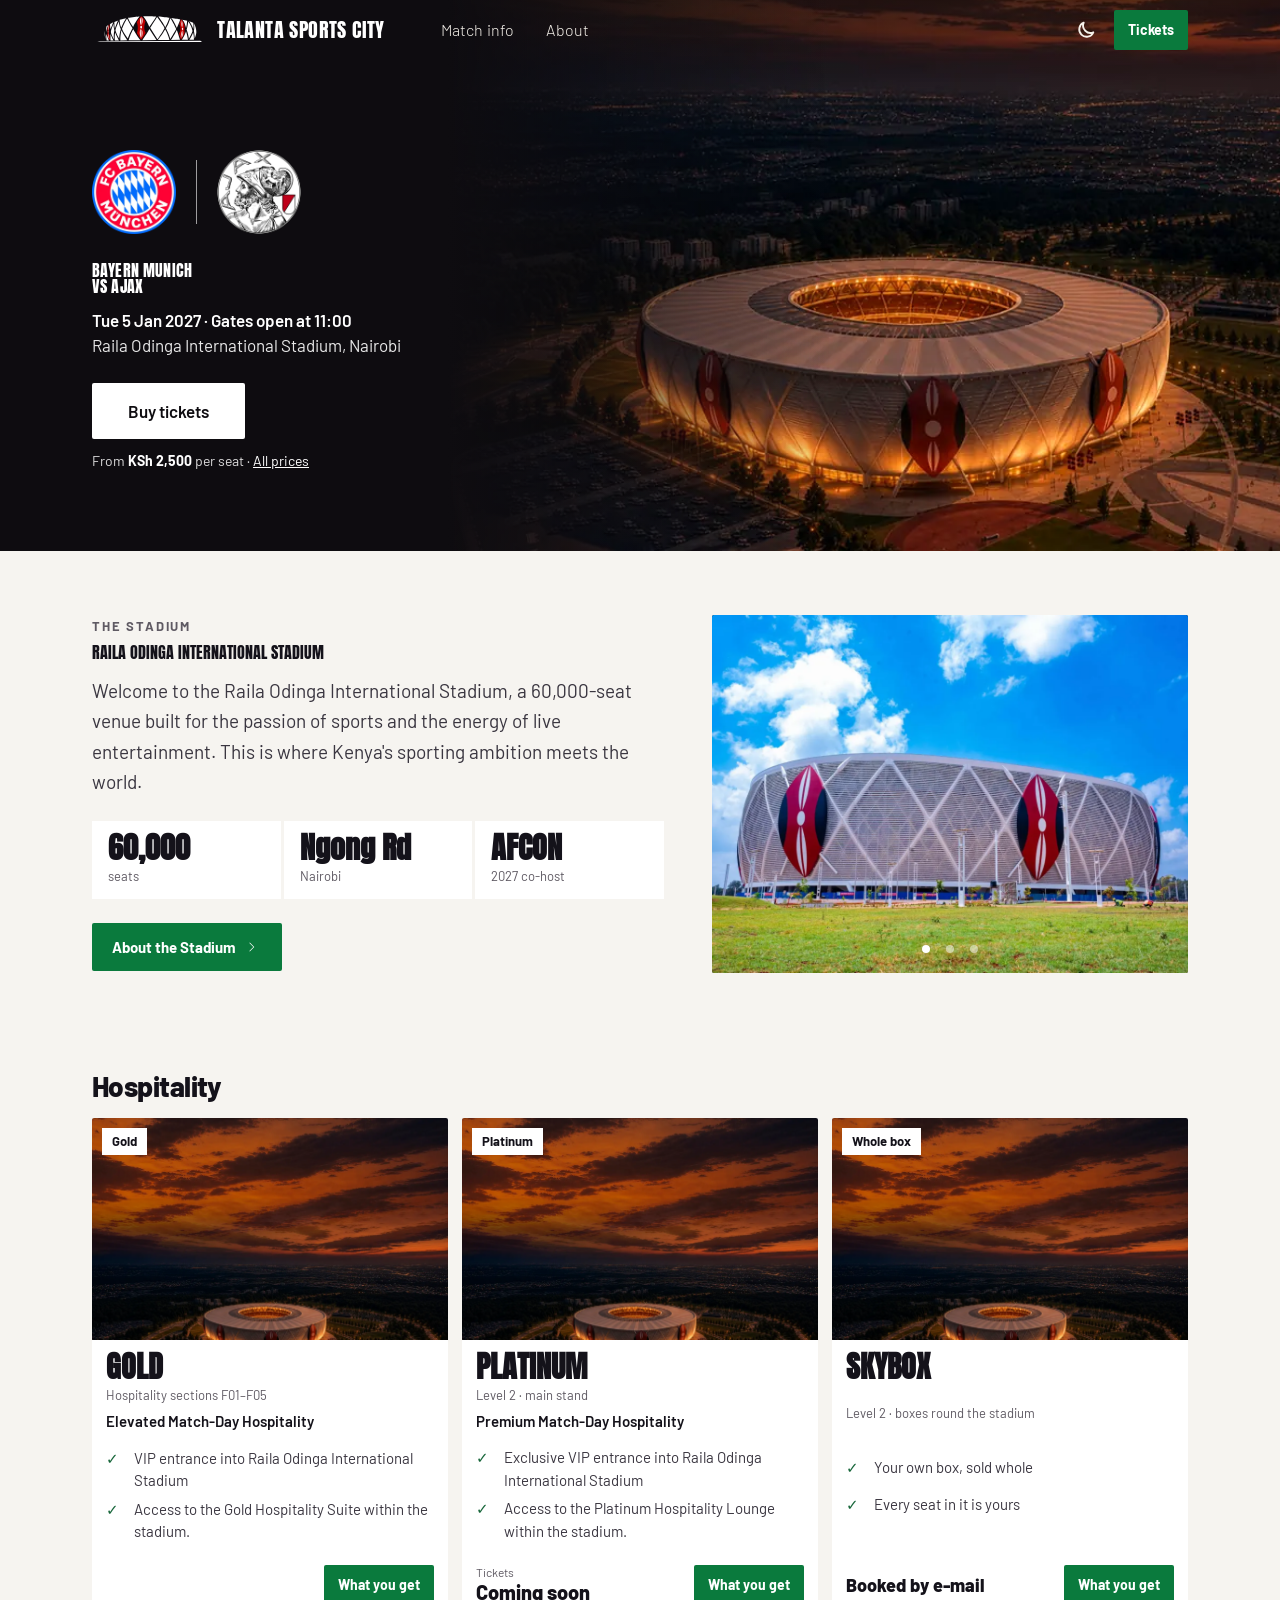
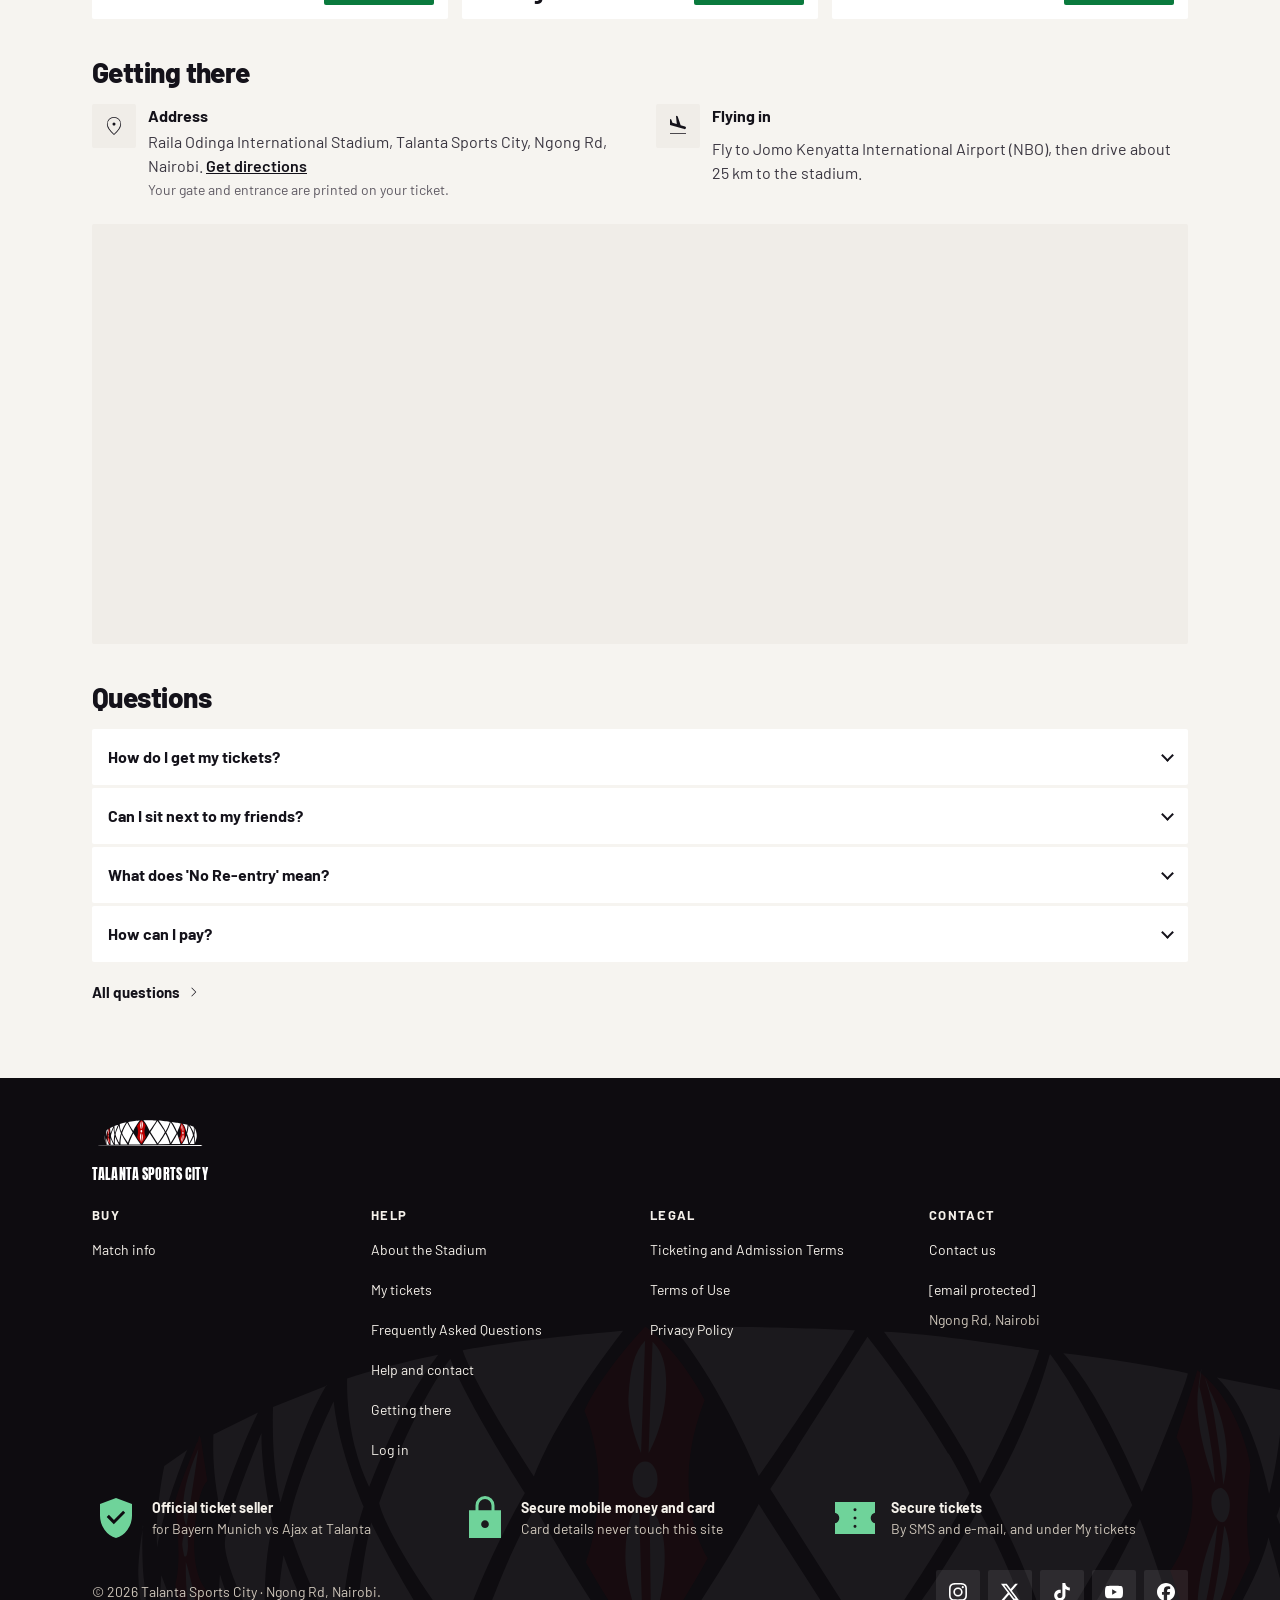
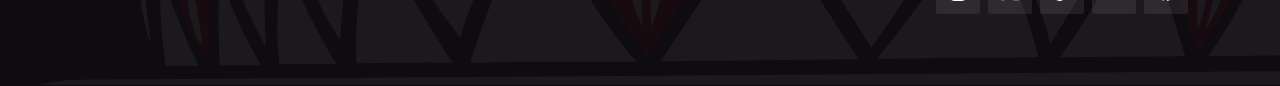
<file: talantasports/index.html>
<!DOCTYPE html>
<html data-dpl-id="0e15f630e-20261108213652" lang="en" data-theme="light" class="sitebarlow_8c940755-module__WJABRW__variable siteanton_1dd5537a-module__btJ42W__variable">

<head>
    <meta charSet="utf-8" />
    <meta name="viewport" content="width=device-width, initial-scale=1" />
    <link rel="preload" href="_next/static/media/anton_latin_400_normal-s.p.2c_xnsc2yf3c2.woff2?dpl=0e15f630e-20261108213652" as="font" crossorigin="" type="font/woff2" />
    <link rel="preload" href="_next/static/media/barlow_condensed_latin_500_normal-s.p.3wun_rgcl0ums.woff2?dpl=0e15f630e-20261108213652" as="font" crossorigin="" type="font/woff2" />
    <link rel="preload" href="_next/static/media/barlow_condensed_latin_700_normal-s.p.21s4tc4km7afu.woff2?dpl=0e15f630e-20261108213652" as="font" crossorigin="" type="font/woff2" />
    <link rel="preload" href="_next/static/media/barlow_latin_300_normal-s.p.2q03ybu9xya2l.woff2?dpl=0e15f630e-20261108213652" as="font" crossorigin="" type="font/woff2" />
    <link rel="preload" href="_next/static/media/barlow_latin_400_normal-s.p.2g-m-43w4inzo.woff2?dpl=0e15f630e-20261108213652" as="font" crossorigin="" type="font/woff2" />
    <link rel="preload" href="_next/static/media/barlow_latin_600_normal-s.p.20ymm9zt6h9oi.woff2?dpl=0e15f630e-20261108213652" as="font" crossorigin="" type="font/woff2" />
    <link rel="preload" href="_next/static/media/barlow_latin_700_normal-s.p.3vb5yshewhzs1.woff2?dpl=0e15f630e-20261108213652" as="font" crossorigin="" type="font/woff2" />
    <link rel="preload" href="_next/static/media/barlow_latin_800_normal-s.p.2rjc83gxf2xxe.woff2?dpl=0e15f630e-20261108213652" as="font" crossorigin="" type="font/woff2" />
    <link rel="preload" href="_next/static/media/michroma_latin_400_normal-s.p.2_r_zosx1tjfc.woff2?dpl=0e15f630e-20261108213652" as="font" crossorigin="" type="font/woff2" />
    <link rel="preload" href="_next/static/media/poppins_latin_600_normal-s.p.14nztc_w4mkh_.woff2?dpl=0e15f630e-20261108213652" as="font" crossorigin="" type="font/woff2" />
    <link rel="preload" href="brand/stadium-plate-1440.webp" as="image" fetchPriority="high" />
    <link rel="preload" href="brand/match/crest-home-360.webp" as="image" />
    <link rel="preload" href="brand/match/crest-away-360.webp" as="image" />
    <link rel="preload" as="image" href="brand/stadium/stadium-exterior.png" fetchPriority="high" />
    <link rel="stylesheet" href="_next/static/chunks/1-ilyaf00jdmm.css?dpl=0e15f630e-20261108213652" data-precedence="next" />
    <link rel="stylesheet" href="_next/static/chunks/2bdfmh0gy1nn0.css?dpl=0e15f630e-20261108213652" data-precedence="next" />
    <style data-precedence="default" data-href="xp-appearance-reset xp-theme">
        button,
        [type="button"],
        [type="submit"],
        [type="reset"] {
            -webkit-appearance: none;
            appearance: none
        }

        :root {
            color-scheme: light;
            --bg: #F6F4F0;
            --surface: #FFFFFF;
            --surface-2: #F0EDE8;
            --sunken: #ECE8E2;
            --night: #0E0C10;
            --night-2: #1A1720;
            --night-ink: #F5F1EA;
            --night-body: #CFC7BB;
            --ink: #14121A;
            --body: #3A3640;
            --muted: #5F5A63;
            --border: transparent;
            --fill-line: #E4E0DA;
            --control: #85808A;
            --tile-edge: #D3D6DB;
            --pick: #14121A;
            --primary: #0A7A3D;
            --primary-hover: #08652F;
            --on-primary: #FFFFFF;
            --gold: #8A5500;
            --focus: #14121A;
            --ok: #17663A;
            --ok-bg: #E8F3EC;
            --bad: #A3190F;
            --bad-bg: #FCEDEB;
            --warn: #7A4E00;
            --warn-bg: #FFF4DC;
            --score: #0F3D8C;
            --font-body: var(--xp-font-barlow), ui-sans-serif, system-ui, -apple-system, "Segoe UI", sans-serif;
            --font-display: var(--xp-font-barlow), ui-sans-serif, system-ui, -apple-system, "Segoe UI", sans-serif;
            --font-title: var(--xp-font-anton), Impact, sans-serif;
            --xp-band: linear-gradient(180deg, rgba(10, 9, 12, .65), rgba(10, 9, 12, .25) 35%, rgba(10, 9, 12, .75));
            --xp-band-wide: linear-gradient(90deg, var(--night) 0%, var(--night) 35%, rgba(14, 12, 16, .5) 48%, rgba(14, 12, 16, 0) 65%), linear-gradient(180deg, rgba(10, 9, 12, .5), rgba(10, 9, 12, 0) 22%);
            --xp-poster: linear-gradient(180deg, rgba(10, 9, 12, .75) 0%, rgba(10, 9, 12, .55) 45%, rgba(10, 9, 12, .05) 72%, rgba(10, 9, 12, .25) 100%);
            --xp-scrim: rgba(10, 9, 12, .6);
            --xp-glass: rgba(255, 255, 255, .08);
            --xp-assure: #6FD39A;
            --xp-white: #FFFFFF;
            --xp-city-shade: linear-gradient(180deg, rgba(0, 0, 0, 0) 40%, rgba(0, 0, 0, .72));
            --xp-stay-shade: linear-gradient(180deg, rgba(0, 0, 0, .05) 20%, rgba(0, 0, 0, .78));
            --xp-stay-note: #ECE7E0;
            --xp-packages-card: linear-gradient(140deg, #3f5a4a, #16241c);
            --xp-city-0: linear-gradient(160deg, #9bb06a, #4e5e2a);
            --xp-city-1: linear-gradient(160deg, #7fc3c9, #2d6e7a);
            --xp-city-2: linear-gradient(160deg, #8fb3d1, #3b5f80);
            --xp-city-3: linear-gradient(160deg, #d1b38f, #80603b);
            --xp-city-4: linear-gradient(160deg, #c99a7f, #7a4b2d);
            --xp-city-5: linear-gradient(160deg, #a99ac9, #4b3d7a);
            --z-general: #5B8DEF;
            --z-vip: #E0A11B;
            --z-vvip: #FF7A1A;
            --z-box: #8E44AD;
            --stpk-sel: #BB0000;
            --lp-bg: #0E0C10;
            --lp-divider: #2A2529;
            --lp-input-border: #4A4247;
            --lp-headline: #FFFFFF;
            --lp-ink: #F5F1EA;
            --lp-body: #CFC7BB;
            --lp-muted: #A39A8E;
            --lp-amber: #F0A20F;
            --lp-cta-border: rgba(255, 255, 255, .55);
            --lp-mark-red: #be0000;
            --lp-mark-white: #fff;
            --lp-overlay: radial-gradient(ellipse 45% 55% at 50% 40%, rgba(14, 12, 16, .72), rgba(14, 12, 16, .35) 70%, rgba(14, 12, 16, .25));
            --lp-scrim: linear-gradient(90deg, rgba(0, 0, 0, 0) 0%, rgba(0, 0, 0, .2) 24%, rgba(0, 0, 0, .2) 76%, rgba(0, 0, 0, 0) 100%)
        }

        :root[data-theme=dark] {
            color-scheme: dark;
            --bg: #0E0C10;
            --surface: #18151C;
            --surface-2: #211D26;
            --sunken: #0A090C;
            --night: #060508;
            --night-2: #141118;
            --night-ink: #F5F1EA;
            --night-body: #CFC7BB;
            --ink: #F5F1EA;
            --body: #D6CFD8;
            --muted: #A9A2AD;
            --border: transparent;
            --fill-line: #2D2933;
            --control: #7E7685;
            --tile-edge: #4A4552;
            --pick: #B4AEBB;
            --primary: #0A7A3D;
            --primary-hover: #08652F;
            --on-primary: #FFFFFF;
            --gold: #F5B53A;
            --focus: #F5F1EA;
            --ok: #6FD39A;
            --ok-bg: #12261B;
            --bad: #FF8A80;
            --bad-bg: #2A1412;
            --warn: #F5C46B;
            --warn-bg: #2A2010;
            --score: #3D7BE0
        }

        @media (prefers-color-scheme:dark) {
            :root:not([data-theme=light]) {
                color-scheme: dark;
                --bg: #0E0C10;
                --surface: #18151C;
                --surface-2: #211D26;
                --sunken: #0A090C;
                --night: #060508;
                --night-2: #141118;
                --night-ink: #F5F1EA;
                --night-body: #CFC7BB;
                --ink: #F5F1EA;
                --body: #D6CFD8;
                --muted: #A9A2AD;
                --border: transparent;
                --fill-line: #2D2933;
                --control: #7E7685;
                --tile-edge: #4A4552;
                --pick: #B4AEBB;
                --primary: #0A7A3D;
                --primary-hover: #08652F;
                --on-primary: #FFFFFF;
                --gold: #F5B53A;
                --focus: #F5F1EA;
                --ok: #6FD39A;
                --ok-bg: #12261B;
                --bad: #FF8A80;
                --bad-bg: #2A1412;
                --warn: #F5C46B;
                --warn-bg: #2A2010;
                --score: #3D7BE0
            }
        }

        .stpk {
            color-scheme: light;
            --bg: #F6F4F0;
            --surface: #FFFFFF;
            --surface-2: #F0EDE8;
            --sunken: #ECE8E2;
            --night: #0E0C10;
            --night-2: #1A1720;
            --night-ink: #F5F1EA;
            --night-body: #CFC7BB;
            --ink: #14121A;
            --body: #3A3640;
            --muted: #5F5A63;
            --border: transparent;
            --fill-line: #E4E0DA;
            --control: #85808A;
            --tile-edge: #D3D6DB;
            --pick: #14121A;
            --primary: #0A7A3D;
            --primary-hover: #08652F;
            --on-primary: #FFFFFF;
            --gold: #8A5500;
            --focus: #14121A;
            --ok: #17663A;
            --ok-bg: #E8F3EC;
            --bad: #A3190F;
            --bad-bg: #FCEDEB;
            --warn: #7A4E00;
            --warn-bg: #FFF4DC;
            --score: #0F3D8C;
            color: var(--ink)
        }

        :root[data-theme=dark] .stpk {
            color-scheme: dark;
            --bg: #0E0C10;
            --surface: #18151C;
            --surface-2: #211D26;
            --sunken: #0A090C;
            --night: #060508;
            --night-2: #141118;
            --night-ink: #F5F1EA;
            --night-body: #CFC7BB;
            --ink: #F5F1EA;
            --body: #D6CFD8;
            --muted: #A9A2AD;
            --border: transparent;
            --fill-line: #2D2933;
            --control: #7E7685;
            --tile-edge: #4A4552;
            --pick: #B4AEBB;
            --primary: #0A7A3D;
            --primary-hover: #08652F;
            --on-primary: #FFFFFF;
            --gold: #F5B53A;
            --focus: #F5F1EA;
            --ok: #6FD39A;
            --ok-bg: #12261B;
            --bad: #FF8A80;
            --bad-bg: #2A1412;
            --warn: #F5C46B;
            --warn-bg: #2A2010;
            --score: #3D7BE0
        }

        @media (prefers-color-scheme:dark) {
            :root:not([data-theme=light]) .stpk {
                color-scheme: dark;
                --bg: #0E0C10;
                --surface: #18151C;
                --surface-2: #211D26;
                --sunken: #0A090C;
                --night: #060508;
                --night-2: #141118;
                --night-ink: #F5F1EA;
                --night-body: #CFC7BB;
                --ink: #F5F1EA;
                --body: #D6CFD8;
                --muted: #A9A2AD;
                --border: transparent;
                --fill-line: #2D2933;
                --control: #7E7685;
                --tile-edge: #4A4552;
                --pick: #B4AEBB;
                --primary: #0A7A3D;
                --primary-hover: #08652F;
                --on-primary: #FFFFFF;
                --gold: #F5B53A;
                --focus: #F5F1EA;
                --ok: #6FD39A;
                --ok-bg: #12261B;
                --bad: #FF8A80;
                --bad-bg: #2A1412;
                --warn: #F5C46B;
                --warn-bg: #2A2010;
                --score: #3D7BE0
            }
        }

        :root[data-theme=dark] .stpk,
        :root[data-theme=dark] .stpk .sp_mapbox {
            --stpk-ink: #F5F1EA;
            --stpk-muted: #A9A2AD;
            --stpk-line: #2D2933;
            --stpk-bg2: #211D26;
            --stpk-map: #0A090C;
            --stpk-maplabel: #D6CFD8b3;
            --stpk-pitch: #1F4A2C;
            --stpk-own: #6FD39A;
            --stpk-soldout: #5B6472;
            --stpk-soon: #2A2F37;
            --stpk-soon-hover: #363C46;
            --stpk-soon-label: #C4CAD3
        }

        @media (prefers-color-scheme:dark) {
            :root:not([data-theme=light]) .stpk,
            :root:not([data-theme=light]) .stpk .sp_mapbox {
                --stpk-ink: #F5F1EA;
                --stpk-muted: #A9A2AD;
                --stpk-line: #2D2933;
                --stpk-bg2: #211D26;
                --stpk-map: #0A090C;
                --stpk-maplabel: #D6CFD8b3;
                --stpk-pitch: #1F4A2C;
                --stpk-own: #6FD39A;
                --stpk-soldout: #5B6472;
                --stpk-soon: #2A2F37;
                --stpk-soon-hover: #363C46;
                --stpk-soon-label: #C4CAD3
            }
        }

        :root[data-theme=dark] .stpk {
            background: var(--bg);
            color: var(--ink)
        }

        @media (prefers-color-scheme:dark) {
            :root:not([data-theme=light]) .stpk {
                background: var(--bg);
                color: var(--ink)
            }
        }

        :root[data-theme=dark] .stpk :is(.sp_bar, .sp_side, .sp_card, .sp_ctrls button, .sp_back, .sp_datepill, .sp_fchip, .sp_fin, .sp_hint, .sp_legend, .sp_navback, .sp_pick, .sp_qtbtn, .sp_qtctl, .sp_selcard, .sp_shows, .sp_tip, .sp_toast, .sp_zones, .sp_clear, .sp_loading, .sp_vfnote, .sp_active, .sp_lhead, .sp_grp, .sp_gwrap, .sp_tophint) {
            background: var(--surface);
            color: var(--ink);
            border-color: var(--fill-line)
        }

        :root[data-theme=dark] .stpk :is(.sp_card:hover, .sp_card.hov, .sp_card[data-active], .sp_navback:hover, .sp_clear:hover, .sp_grp:hover, .sp_qtbtn:hover:not(:disabled), .sp_datepill[aria-pressed="true"]) {
            background: var(--surface-2)
        }

        :root[data-theme=dark] .stpk :is(.sp_aname, .sp_cname, .sp_cprice, .sp_listttl, .sp_qtval, .sp_qtlbl, .sp_vftitle, .sp_backlink:hover) {
            color: var(--ink)
        }

        :root[data-theme=dark] .stpk :is(.sp_lcount, .sp_ameta, .sp_ahint, .sp_backlink) {
            color: var(--muted)
        }

        :root[data-theme=dark] .stpk :is(.sp_mapbox) {
            border-color: var(--fill-line)
        }

        @media (prefers-color-scheme:dark) {
            :root:not([data-theme=light]) .stpk :is(.sp_bar, .sp_side, .sp_card, .sp_ctrls button, .sp_back, .sp_datepill, .sp_fchip, .sp_fin, .sp_hint, .sp_legend, .sp_navback, .sp_pick, .sp_qtbtn, .sp_qtctl, .sp_selcard, .sp_shows, .sp_tip, .sp_toast, .sp_zones, .sp_clear, .sp_loading, .sp_vfnote, .sp_active, .sp_lhead, .sp_grp, .sp_gwrap, .sp_tophint) {
                background: var(--surface);
                color: var(--ink);
                border-color: var(--fill-line)
            }
            :root:not([data-theme=light]) .stpk :is(.sp_card:hover, .sp_card.hov, .sp_card[data-active], .sp_navback:hover, .sp_clear:hover, .sp_grp:hover, .sp_qtbtn:hover:not(:disabled), .sp_datepill[aria-pressed="true"]) {
                background: var(--surface-2)
            }
            :root:not([data-theme=light]) .stpk :is(.sp_aname, .sp_cname, .sp_cprice, .sp_listttl, .sp_qtval, .sp_qtlbl, .sp_vftitle, .sp_backlink:hover) {
                color: var(--ink)
            }
            :root:not([data-theme=light]) .stpk :is(.sp_lcount, .sp_ameta, .sp_ahint, .sp_backlink) {
                color: var(--muted)
            }
            :root:not([data-theme=light]) .stpk :is(.sp_mapbox) {
                border-color: var(--fill-line)
            }
        }

        .mf-modal {
            color-scheme: light;
            --bg: #F6F4F0;
            --surface: #FFFFFF;
            --surface-2: #F0EDE8;
            --sunken: #ECE8E2;
            --night: #0E0C10;
            --night-2: #1A1720;
            --night-ink: #F5F1EA;
            --night-body: #CFC7BB;
            --ink: #14121A;
            --body: #3A3640;
            --muted: #5F5A63;
            --border: transparent;
            --fill-line: #E4E0DA;
            --control: #85808A;
            --tile-edge: #D3D6DB;
            --pick: #14121A;
            --primary: #0A7A3D;
            --primary-hover: #08652F;
            --on-primary: #FFFFFF;
            --gold: #8A5500;
            --focus: #14121A;
            --ok: #17663A;
            --ok-bg: #E8F3EC;
            --bad: #A3190F;
            --bad-bg: #FCEDEB;
            --warn: #7A4E00;
            --warn-bg: #FFF4DC;
            --score: #0F3D8C;
            --bg: #ffffff;
            --ink: #101820;
            --muted: #6b7280;
            --surface: #f5f5f7;
            --border: #ececef;
            color: var(--ink)
        }

        html .stpk {
            font-family: var(--font-body)
        }

        html .stpk :is(.sp_navback, .sp_evimg, .sp_datepill, .sp_chip, .sp_zones, .sp_legend, .sp_mapbox, .sp_side, .sp_qtctl, .sp_qtbtn, .sp_fchip, .sp_fsort, .sp_fseg, .sp_fin, .sp_active, .sp_thumb, .sp_pick, .sp_cont, .sp_selcard, .sp_selcount, .sp_ctrls button, .sp_back, .sp_tip, .sp_tipimg, .sp_hint, .sp_toast, .sp_clear, .sp_vfimg, .sp_vfnote, .sp_tophint) {
            border-radius: 2px
        }

        html .stpk :is(.sp_dot, .sp_chip, .sp_zones, .sp_legend, .sp_ctrls button, .sp_back, .sp_tip, .sp_hint, .sp_toast, .sp_selcard, .sp_tophint):not(:focus-visible) {
            box-shadow: none
        }

        html .stpk .sp_chip {
            font-size: 13px;
            letter-spacing: .04em;
            min-height: 40px;
            padding: 0 12px;
            backdrop-filter: none
        }

        html .stpk .sp_chip.sp_chip[aria-pressed="false"] {
            background: var(--surface);
            color: var(--ink);
            border: 0;
            box-shadow: inset 0 0 0 1.5px var(--control)
        }

        html .stpk .sp_fsort {
            border: 0;
            background: var(--surface-2);
            padding: 3px
        }

        html .stpk .sp_fseg {
            min-height: 36px;
            padding: 0 14px;
            font-size: 14px;
            font-weight: 500;
            background: none;
            color: var(--muted)
        }

        html .stpk .sp_fseg.on {
            background: var(--surface);
            color: var(--ink);
            font-weight: 700
        }

        html .stpk .sp_cprice {
            display: inline-flex;
            flex-direction: column;
            align-items: flex-end;
            line-height: 1.15
        }

        html .stpk .sp_cprice .sp_from {
            margin-bottom: 2px
        }

        html .stpk .sp_cont {
            background: var(--primary);
            color: var(--on-primary)
        }

        html .stpk .sp_cont:hover {
            background: var(--primary-hover)
        }

        @media(max-width:880px) {
            html .stpk .sp_mapbox {
                display: grid;
                grid-template-columns: auto 1fr;
                grid-template-rows: auto auto minmax(0, 1fr);
                row-gap: 6px;
                padding: 8px 8px 0
            }
            html .stpk .sp_mapbox>.sp_canvas {
                grid-column: 1/-1;
                grid-row: 3;
                min-height: 0
            }
            html .stpk .sp_ctrls {
                position: relative;
                left: 0;
                top: 0;
                grid-column: 1;
                grid-row: 1;
                align-self: center
            }
            html .stpk .sp_maptiers {
                position: static;
                grid-column: 2;
                grid-row: 1;
                align-self: center
            }
            html .stpk .sp_chip {
                min-height: 30px;
                padding: 0 8px;
                font-size: 11px
            }
            html .stpk .sp_backrow {
                position: relative;
                left: 0;
                top: 0;
                grid-column: 1;
                grid-row: 2;
                justify-self: start;
                align-self: center
            }
            html .stpk .sp_back {
                position: static;
                display: block
            }
            html .stpk .sp_tophint {
                position: static;
                transform: none;
                grid-column: 1/-1;
                grid-row: 3;
                justify-self: center;
                align-self: start;
                margin-top: 8px;
                font-size: 12px;
                padding: 5px 10px
            }
            html .stpk .sp_legend {
                position: static;
                grid-column: 2;
                grid-row: 2;
                flex-direction: row;
                flex-wrap: wrap;
                justify-content: flex-end;
                align-self: center;
                gap: 2px 8px;
                padding: 0;
                background: none;
                border: 0;
                font-size: 10.5px
            }
        }

        html .mf-modal {
            box-shadow: none
        }

        html .mf-modal button.rounded-full {
            border-radius: 2px
        }
    </style>
    <link rel="preload" as="script" fetchPriority="low" href="_next/static/chunks/28k42qggn_4h3.js?dpl=0e15f630e-20261108213652" />
    <script src="_next/static/chunks/3ctkkxugaa5ld.js?dpl=0e15f630e-20261108213652" async=""></script>
    <script src="_next/static/chunks/34va54aiueky8.js?dpl=0e15f630e-20261108213652" async=""></script>
    <script src="_next/static/chunks/0c7-4vm1uibt-.js?dpl=0e15f630e-20261108213652" async=""></script>
    <script src="_next/static/chunks/turbopack-16yu9kl_mvnob.js?dpl=0e15f630e-20261108213652" async=""></script>
    <script src="_next/static/chunks/3ka6n0g7sgzpx.js?dpl=0e15f630e-20261108213652" async=""></script>
    <script src="_next/static/chunks/21tyg2fbhl586.js?dpl=0e15f630e-20261108213652" async=""></script>
    <script src="_next/static/chunks/1o0ccy-bldeml.js?dpl=0e15f630e-20261108213652" async=""></script>
    <script src="_next/static/chunks/10qaho6puhj2-.js?dpl=0e15f630e-20261108213652" async=""></script>
    <script src="_next/static/chunks/3biu8r0pdm5ew.js?dpl=0e15f630e-20261108213652" async=""></script>
    <script src="_next/static/chunks/3u1f2gjtyvd0f.js?dpl=0e15f630e-20261108213652" async=""></script>
    <meta name="theme-color" content="#0E0C10" />
    <title>Bayern Munich vs Ajax · 5 January 2027 | Talanta Sports City</title>
    <meta name="description" content="Bayern Munich vs Ajax at Raila Odinga International Stadium, Talanta Sports City, Nairobi, on 5 January 2027. Tickets on sale from 5 November: sign up to hear first."
    />
    <meta name="robots" content="index, follow" />
    <link rel="canonical" href="./" />
    <meta property="og:title" content="Bayern Munich vs Ajax · 5 January 2027 | Talanta Sports City" />
    <meta property="og:description" content="Bayern Munich vs Ajax at Raila Odinga International Stadium, Talanta Sports City, Nairobi, on 5 January 2027. Tickets on sale from 5 November: sign up to hear first." />
    <meta property="og:url" content="./" />
    <meta property="og:site_name" content="Talanta Sports City" />
    <meta property="og:locale" content="en_KE" />
    <meta property="og:image" content="brand/stadium/exterior-640.webp" />
    <meta property="og:image:width" content="1200" />
    <meta property="og:image:height" content="630" />
    <meta property="og:image:alt" content="Bayern Munich vs Ajax, 5th January 2027, Raila Odinga International Stadium at Talanta Sports City, Nairobi" />
    <meta property="og:type" content="website" />
    <meta name="twitter:card" content="summary_large_image" />
    <meta name="twitter:title" content="Bayern Munich vs Ajax · 5 January 2027 | Talanta Sports City" />
    <meta name="twitter:description" content="Bayern Munich vs Ajax at Raila Odinga International Stadium, Talanta Sports City, Nairobi, on 5 January 2027. Tickets on sale from 5 November: sign up to hear first." />
    <meta name="twitter:image" content="brand/stadium/exterior-640.webp" />
    <meta name="next-size-adjust" content="" />
    <link rel="preload" as="image" href="brand/stadium-plate-1440.webp" fetchPriority="high" />
    <script>
        try {
            var t = localStorage.getItem("tsc-theme");
            if (t === "light" || t === "dark") document.documentElement.setAttribute("data-theme", t)
        } catch (e) {}
        (function () {
            var localRoot = new URL('.', window.location.href).pathname;
            if (localRoot.charAt(localRoot.length - 1) !== '/') localRoot += '/';
            function localPath(pathname) {
                var path = pathname.replace(/^\/+/, '');
                if (path && !/\.[^/]+$/.test(path) && path.charAt(path.length - 1) !== '/') path += '/';
                return path;
            }
            function keepNavigationLocal() {
                document.querySelectorAll('a[href]').forEach(function (link) {
                    var href = link.getAttribute('href');
                    if (!href) return;
                    if (href.charAt(0) === '/' && href.indexOf(localRoot) !== 0 && href.indexOf('//') !== 0) {
                        link.setAttribute('href', localRoot + localPath(href));
                        return;
                    }
                    if (!/^https?:\/\//i.test(href)) return;
                    try {
                        var target = new URL(href);
                        if (!/^(www\.)?talantasportscity\.com$/i.test(target.hostname)) return;
                        var localHref = localRoot + localPath(target.pathname) + target.search + target.hash;
                        link.setAttribute('href', localHref);
                    } catch (ignore) {}
                });
            }
            keepNavigationLocal();
            new MutationObserver(keepNavigationLocal).observe(document.documentElement, { childList: true, subtree: true });
        }());
    </script>
    <script src="_next/static/chunks/0cz1d0mv5g_q7.js?dpl=0e15f630e-20261108213652" noModule=""></script>
</head>

<body class="flex min-h-screen flex-col">
    <div hidden="">
        <!--$-->
        <!--/$-->
    </div>
    <main class="flex-1">
        <script type="application/ld+json" data-testid="json-ld">
            {
                "@context": "https://schema.org",
                "@graph": [{
                    "@type": "Organization",
                    "@id": "http://localhost/webticket/talantasports/#organization",
                    "name": "Talanta Sports City",
                    "url": "http://localhost/webticket/talantasports/",
                    "logo": "http://localhost/webticket/talantasports/brand/talanta-logo-512.png",
                    "sameAs": ["https://www.instagram.com/talantasportscity/", "https://x.com/talantacity", "https://www.tiktok.com/@talantasportscity", "https://www.youtube.com/@TalantaSportsCity", "https://www.facebook.com/TalantaSportsCity"]
                }, {
                    "@type": "WebSite",
                    "@id": "http://localhost/webticket/talantasports/#website",
                    "name": "Talanta Sports City",
                    "url": "http://localhost/webticket/talantasports/",
                    "publisher": {
                        "@id": "http://localhost/webticket/talantasports/#organization"
                    },
                    "inLanguage": "en"
                }]
            }
        </script>
        <div class="text-body" data-testid="home-v3">
            <header class="absolute inset-x-0 top-0 z-20 text-night-ink" data-testid="site-header">
                <div class="mx-auto w-full max-w-[1160px] px-4 md:px-8 flex h-[60px] items-center gap-1.5"><a aria-label="Talanta Sports City, home" class="flex min-h-11 items-center gap-2.5 text-white" href="/"><svg viewBox="0 0 280 280" class="h-9 w-9 shrink-0 max-[399px]:h-8 max-[399px]:w-8 min-[900px]:hidden" aria-hidden="true" focusable="false" data-testid="favicon-mark"><path fill="#be0000" d="M139.8.7s-39.4,41-54.4,72.9c0,0,25.7,54.4,0,124.1,0,0,29.2,47,54.4,76.5,0,0,26.7-40.8,48.7-78.9,0,0-31.4-48.9,1.6-128.6,0,0-20.9-44.7-50.3-65.9Z"></path><g fill="#fff"><ellipse cx="140.4" cy="133.4" rx="14.5" ry="11.6" transform="translate(2.6 269.5) rotate(-88.2)"></ellipse><path d="M143.8,23.5l-.6,88.7s12.2-18.9,14.1-46c1.9-27.1-6.9-37.3-13.5-42.6Z"></path><path d="M136.6,23.3l-.6,89.4s-13.9-24.6-13.3-45c.6-20.4,3.6-35.3,13.9-44.4Z"></path><path d="M144.4,155.8l.5,95.8s10.8-16.8,13-50.4c2.2-33.6-13.5-45.4-13.5-45.4Z"></path><path d="M134.6,155l2,96.5s-17.3-29.9-14.9-61.7c1.5-20.2,12.9-34.8,12.9-34.8Z"></path><path d="M10.3,89.9c-5.9,15.4-9.2,32.1-9.2,49.6s3.6,36,10.2,52.1c7.6-15.8,16.8-33.5,28.2-52.7,0,0-14.1-22.7-29.2-49Z"></path><path d="M124.9,1.6C75.9,6.8,34.5,37.6,14.3,80.3c8,13.7,18.1,30.3,30.8,50.1,0,0,16.6-48.2,79.8-128.9Z"></path><path d="M16.9,203.8c21.7,41.4,63.7,70.4,112.7,74-33.6-36.8-83.8-130.4-83.8-130.4-10.4,16.2-20.4,36.5-29,56.4Z"></path><path d="M265.9,81.6C246.6,39.6,206.9,8.9,159.5,2.2c10.9,14.1,43.1,58.7,71.6,129.2,0,0,15.9-22.2,34.8-49.7Z"></path><path d="M269.7,90.6c-15.5,23.8-28.9,44.2-31.2,47.1l31.3,50.3c5.6-15.1,8.7-31.5,8.7-48.5s-3.2-33.7-8.9-48.9Z"></path><path d="M147.6,278c51.7-2.9,95.9-34,117.2-78.3l-33.6-53.5c-26.1,49.2-71.5,114.7-83.6,131.8Z"></path></g></svg><svg viewBox="0 0 319.5 111" aria-hidden="true" focusable="false" class="hidden h-10 w-auto shrink-0 min-[900px]:block" data-testid="stadium-mark"><path d="M136.5,17s-8.7,9.1-12.2,16.9c0,0,6.2,13.2.3,30.2,0,0,6.3,11.4,12.3,18.5,0,0,6.9-10,12-19.3,0,0-8.2-12.1-.6-31.6,0,0-4.8-9.5-11.8-14.6Z" fill="#be0000"></path><path d="M246.7,25.8s-1.7,5.9-4.2,13.4c0,0,8,13-1.2,26.6l5.5,16.5s5.8-7.9,10.5-18.8c0,0-1.5-5,0-18.4,0,0-1.7-12.5-10.6-19.3Z" fill="#be0000"></path><path d="M47,40c-1.1,2.7-3.6,8.9-4.5,12.1,0,0,1.6,11.4.1,16.4,0,0,1.5,9.8,6.7,15.3l.2-13.5s-3.6-2-3.1-11.5,2.6-10.9,2.6-10.9c0,0-.8-5.1-1.2-7.7s-.6-.5-.7,0Z" fill="#be0000"></path><ellipse cx="136.5" cy="47.6" rx="3.6" ry="2.5" transform="translate(87.6 183.7) rotate(-89.5)" fill="#fff"></ellipse><path d="M137.9,20.1l-.8,22.2s2.8-4.6,3.4-11.4-1.2-9.4-2.6-10.8Z" fill="#fff"></path><path d="M136.4,20l-.8,22.3s-2.8-6.3-2.5-11.4,1.1-8.8,3.3-11Z" fill="#fff"></path><path d="M137.3,53.1l.3,24s2.3-4.2,2.7-12.7-3-11.3-3-11.3Z" fill="#fff"></path><path d="M135.2,52.9l.7,24.2s-3.8-7.4-3.4-15.4,2.7-8.8,2.7-8.8Z" fill="#fff"></path><path d="M251.4,49.3s-1.7,0-1.9,2.3,1.1,4.8,2.4,4.5,2.3-5.8-.6-6.9Z" fill="#fff"></path><path d="M252,57.4c-.3,2.5-1.6,14.2-3.5,19.4,0,.2.2.2.3.1,1-1.6,2.9-5,3.9-9.8s0-8.6-.4-9.7-.3,0-.3,0Z" fill="#fff"></path><path d="M250.7,56.5s-1.3,14.8-3.8,20.8c0,0-1.5-9.4,3.8-20.8Z" fill="#fff"></path><path d="M249,29.5c1.5,2.7,5,10.3,2.9,19.1,0,0-1.5-14.1-3-19s.1-.2.2,0Z" fill="#fff"></path><path d="M247.1,29.1c.6,2.3,2.8,12,3.1,19.2,0,0-4.5-11-3.3-19.2s.2-.1.2,0Z" fill="#fff"></path><path d="M47.2,41.5s-1.5,10.4-2.4,15.4c0,0-2.5-4.5,2.4-15.4Z" fill="#fff"></path><path d="M44.7,64.5c-.3-1.9,1.6,4.2,3.3,15.3.3,2.1-3.5-2.1-3.3-15.3Z" fill="#fff"></path><path d="M44.5,58.1s-.6,1.8-.5,2.7.2,1.1.3,1.8.5.3.6,0c.1-.6.3-1.4.2-2.3,0-1.8,0-2.9-.6-2.2Z" fill="#fff"></path><path d="M62.1,56.6c-.3-1.2-2.4-10.6-2.3-18.3-2.2,5.4-7,17.4-7.3,21.8-.3,4.5,5.7,16.3,8.2,21-.3-4.9-.8-16.6,1.4-24.5Z" fill="#fff"></path><path d="M72.9,28.8l-10.8,4.3c0,1.7-.4,10.7,1.5,19.1,1.2-4.4,4.7-16,9.2-23.5Z" fill="#fff"></path><path d="M74.2,32c-2.2,4.6-8.3,18.3-9,25.1.4,1.2,4.4,13.7,10.3,22.5.2-3.9,1-15.3,4.7-26.6-.6-1.4-5-11.4-6-21.1Z" fill="#fff"></path><path d="M76.9,27.3c0,1.9-.3,11.9,4.4,21.8,1.5-3.9,6.9-17.6,13.8-26.4-2.6.5-8.9,1.9-18.2,4.7Z" fill="#fff"></path><path d="M59.1,34.2l-8.9,4.4c0,1.2-.4,6.5,1.3,14.9,1.1-3.3,3.6-10.9,7.6-19.3Z" fill="#fff"></path><path d="M59.7,84.6c-4.9-8.5-7.2-14.8-8.2-18.1-.5,7.3-.2,16.1,0,18.2h8.2Z" fill="#fff"></path><path d="M63.4,84.5h11.4c-1.6-2.7-7.3-12.1-10.6-21.8-.6,3.9-1.9,13.2-.8,21.8Z" fill="#fff"></path><path d="M98,84.2c-2.1-3.2-10.6-16.4-16.3-28-.4,1.8-1.1,5.2-1.7,9.2-.8,5.3-1.7,12.9-1.2,18.9l19.2-.2Z" fill="#fff"></path><path d="M97.6,23.4c-2.9,3.8-8.9,13.8-14.3,28.9.6,2.8,4.8,11.9,16.2,26.9.9-3.2,4.6-14.4,12.9-28.9-1.5-2.3-11.9-18.9-14.9-26.8Z" fill="#fff"></path><path d="M100,21.9c.6,1.7,3.2,8.2,14.2,25.1,1.1-3,5.2-12.7,17.8-29.1-4.6.4-22.8,2-32,3.9Z" fill="#fff"></path><path d="M101.5,84.2c1.6,0,4.8-.1,9.6-.2,8.7,0,20.1,0,23.7,0-3.3-3.5-7.7-9.6-13-18.3-3.4-5.6-6.3-10.6-7.3-12.5-6.4,10.5-11.9,27.5-13,31Z" fill="#fff"></path><path d="M178.3,17.8c-3.7-.2-19.6-.8-29.8-.7s-4.8,0-6.3.2c.9,1.1,2.7,3.4,5.1,7.1,3,4.6,7.4,12.2,11.8,22.5,2.5-3.5,13.6-19.6,19.2-29.1Z" fill="#fff"></path><path d="M196.9,42.4c-2.8-4.8-7.9-12.8-16.1-23.3-2.6,4.1-17.2,27.2-19.4,30.4l20.2,31.7c2.4-3.3,14.2-20.3,19.6-30.9-.3-.7-1.5-3.4-4.2-7.9Z" fill="#fff"></path><path d="M215.1,21.8c-3.4-.5-21.6-3.4-31-3.7,2.9,3.9,15.5,21,19.2,30.3,1.9-3.6,8.7-16.8,11.8-26.6Z" fill="#fff"></path><path d="M215,83.1c-.7-2.9-4.4-16.1-12-29.5-1.9,3.4-9.8,17.5-20.3,29.8l32.3-.3Z" fill="#fff"></path><path d="M217.2,22.7c-.9,3.3-4.3,15-12,28,.5,1,2.6,5.2,5,10.4,2.4,5.3,5.5,12.9,7.2,19.3,2.1-3.4,9.4-15.2,16.3-27.7-1-2.2-9.4-21-16.4-30.1Z" fill="#fff"></path><path d="M179,83.5l-19.9-31c-6.3,12-17.1,27.8-19.6,31.4l39.5-.4Z" fill="#fff"></path><path d="M244.8,26.4c-2.2-.5-12.6-2.6-24.9-4,2.3,2.4,7.9,9.5,15.7,27.7,1.8-4.2,8.3-19.9,9.2-23.7Z" fill="#fff"></path><path d="M219.4,83.1l24.9-.2c-1-3.2-5.4-18-9.1-27.4-1.7,3.6-7.7,16.2-15.9,27.6Z" fill="#fff"></path><path d="M267,31.6c-.5,4.3-2.5,18.6-4.5,23.3.7,1.6,5.5,12.8,6.2,25.8,2.3-4.3,8.5-16.4,10.4-22.1-.2-1.2-2-13.2-12-26.9Z" fill="#fff"></path><path d="M282.8,58.3c.3,1.3,2.6,12.2,2.1,20.9,1.7-4.4,4.6-12.5,4.7-17.8.1-7.1-2.5-18.3-6.4-24.1.5,3.9,1.4,13.4-.5,21.1Z" fill="#fff"></path><path d="M270.3,82.6h12.5c.1-1.8.5-8.7-2.1-20.5-1.6,3.9-6.4,14.7-10.4,20.5Z" fill="#fff"></path><path d="M280.9,35.2l-11.2-3.9c1.1,1.5,3,4.2,5,7.5,3.2,5.4,5.4,10.1,6.4,14,.5-4.2,1.1-12.1-.2-17.6Z" fill="#fff"></path><path d="M266.4,82.7c-1-7.9-4.2-19.1-5.5-23.6-.8,3.8-3,8.7-6.4,14.8-2.3,4.1-4.6,7.5-5.6,9l17.6-.2Z" fill="#fff"></path><path d="M261,50.5c2-7.1,2.9-18.3,3.1-20.6l-13.5-2.7c3.1,2.9,5.8,7.7,8,14.3,1.2,3.6,2,7,2.4,8.9Z" fill="#fff"></path><path d="M36.2,56.9c-.6,3.2-1,6.7-1,9.7.1,5.1,1.4,10.4,2.4,13.9l-1.3-13.1c0,0-.5-4.7-.2-10.6Z" fill="#fff"></path><path d="M45.1,41.6l-4.7,3.3s-2,9.3-1.4,16.3c1.4-8.6,6-19.6,6-19.6Z" fill="#fff"></path><path d="M40.7,84.8h6.6c-2.1-3.7-5.9-13.8-7.5-18.1-.7,7.8.6,16.2.9,18.1Z" fill="#fff"></path><polygon points="14.7 88.6 305.3 88.6 300.8 85.6 21.5 87.6 14.7 88.6" fill="#fff"></polygon></svg><span class="whitespace-nowrap font-title uppercase leading-none" data-testid="site-name"><span class="hidden text-[20px] tracking-[.02em] min-[600px]:inline">Talanta Sports City</span><span class="grid min-[600px]:hidden" aria-hidden="true"><span class="text-[24px] tracking-[.03em]">Talanta</span><span class="mt-0.5 text-[10px] tracking-[.32em] text-white/80">Sports City</span></span></span></a>
                    <nav
                        aria-label="Main" class="ml-9 hidden gap-1 min-[1200px]:flex"><a class="inline-flex min-h-11 items-center whitespace-nowrap px-3.5 text-base tracking-[.01em] text-night-ink underline-offset-8 font-light hover:underline hover:decoration-1" href="/events/fc-bayern-munchen-vs-afc-ajax">Match info</a>
                        <a
                            class="inline-flex min-h-11 items-center whitespace-nowrap px-3.5 text-base tracking-[.01em] text-night-ink underline-offset-8 font-light hover:underline hover:decoration-1" href="/about">About</a>
                            </nav><span class="flex-1"></span><button type="button" aria-label="Switch to dark theme" class="grid h-11 w-11 place-items-center rounded-sm hover:bg-glass max-[599px]:hidden" data-testid="theme-toggle"><svg width="22" height="22" viewBox="0 0 24 24" aria-hidden="true"><path d="M20 14.5A8 8 0 0 1 9.5 4a8 8 0 1 0 10.5 10.5z" fill="none" stroke="currentColor" stroke-width="2" stroke-linejoin="round"></path></svg></button>
                            <a
                                class="inline-flex items-center justify-center gap-2 whitespace-nowrap rounded-sm font-bold min-h-10 bg-primary px-3.5 text-sm text-on-primary hover:bg-primary-hover " data-testid="nav-tickets" href="/events/fc-bayern-munchen-vs-afc-ajax/seats">Tickets</a><button type="button" aria-label="Menu" aria-expanded="false" aria-controls="site-menu" class="-mr-2.5 grid h-11 w-11 place-items-center rounded-sm hover:bg-glass min-[1200px]:hidden" data-testid="menu-button"><svg width="24" height="24" viewBox="0 0 24 24" aria-hidden="true"><path d="M3 6h18M3 12h18M3 18h18" stroke="currentColor" stroke-width="2.2"></path></svg></button></div>
            </header>
            <section class="relative flex min-h-[min(100svh,760px)] items-center overflow-hidden bg-night text-white" aria-labelledby="match-title" data-testid="poster"><span aria-hidden="true" class="absolute inset-0 bg-[length:auto_100%] bg-[position:50%_100%] bg-no-repeat min-[900px]:bg-[length:120%_auto] min-[900px]:bg-[position:-62%_100%]" style="background-image:url(brand/stadium-plate-1440.webp)"></span>
                <span
                    aria-hidden="true" class="absolute inset-0 bg-[image:var(--xp-poster)] min-[900px]:bg-[image:var(--xp-band-wide)]"></span>
                    <div class="mx-auto w-full max-w-[1160px] px-4 md:px-8 relative pb-[max(140px,20svh)] pt-24 min-[900px]:pb-20 min-[900px]:pt-[150px]">
                        <div class="mb-[22px] flex items-center gap-3.5 min-[900px]:mb-7 min-[900px]:gap-5" aria-hidden="true" data-testid="crests"><img src="brand/match/crest-home-360.webp" alt="" width="84" height="84" class="h-[52px] w-[52px] object-contain min-[900px]:h-[84px] min-[900px]:w-[84px]" /><span class="h-10 w-px bg-white/60 min-[900px]:h-16"></span><img src="brand/match/crest-away-360.webp"
                                alt="" width="84" height="84" class="h-[52px] w-[52px] object-contain min-[900px]:h-[84px] min-[900px]:w-[84px]" /></div>
                        <h1 id="match-title" class="font-title text-[clamp(44px,14.5vw,104px)] uppercase leading-none tracking-[.01em] text-white"><span class="block whitespace-nowrap">Bayern Munich<!-- --> </span><span class="block whitespace-nowrap">vs Ajax</span></h1>
                        <p class="mt-3.5 text-[17px] leading-[1.45] text-white/90"><b class="font-semibold text-white">Tue 5 Jan 2027 · Gates open at 11:00</b><br/>Raila Odinga International Stadium, Nairobi</p>
                        <div class="mt-[26px] grid justify-items-start gap-3" data-testid="cta-buy"><a class="inline-flex min-h-14 items-center justify-center rounded-sm bg-white px-9 text-[17px] font-semibold text-night hover:bg-white/85" href="/events/fc-bayern-munchen-vs-afc-ajax/seats">Buy tickets</a>
                            <p class="text-sm text-white/85">From
                                <!-- --><b class="text-white">KSh 2,500</b>
                                <!-- -->per seat
                                <!-- -->·
                                <!-- --><a class="text-white underline" href="/events/fc-bayern-munchen-vs-afc-ajax/seats">All prices</a></p>
                        </div>
                    </div>
            </section>
            <section class="py-10 min-[900px]:py-16" aria-labelledby="home-welcome-h" data-testid="home-welcome">
                <div class="mx-auto w-full max-w-[1160px] px-4 md:px-8 grid items-center gap-6 min-[900px]:grid-cols-[minmax(0,6fr)_minmax(0,5fr)] min-[900px]:gap-12">
                    <section aria-roledescription="carousel" aria-label="Photos of the stadium" class="relative overflow-hidden rounded-sm bg-night aspect-[3/2] min-[900px]:order-2 min-[900px]:aspect-[4/3]" data-testid="stadium-carousel" data-auto="off">
                        <div class="absolute inset-0 touch-pan-y">
                            <div class="flex h-full transition-transform duration-500 ease-out motion-reduce:transition-none" style="transform:translateX(calc(0% + 0px))" data-testid="stadium-carousel-track">
                                <div role="group" aria-roledescription="slide" aria-label="Photo 1 of 3" class="h-full min-w-0 flex-[0_0_100%]" data-testid="stadium-slide"><img src="brand/stadium/stadium-exterior.png" alt="The stadium from outside on a sunny day: a white latticed facade with two large red, black and white shields."
                                        width="1200" height="800" loading="eager" decoding="async" draggable="false" class="h-full w-full select-none object-cover" /></div>
                                <div role="group" aria-roledescription="slide" aria-label="Photo 2 of 3" aria-hidden="true"
                                    inert="" class="h-full min-w-0 flex-[0_0_100%]" data-testid="stadium-slide"><span role="img" aria-label="Inside the stadium from the upper tier: rows of black, red and green seats around the pitch, under the roof." class="block h-full w-full"></span></div>
                                <div role="group" aria-roledescription="slide"
                                    aria-label="Photo 3 of 3" aria-hidden="true" inert="" class="h-full min-w-0 flex-[0_0_100%]" data-testid="stadium-slide"><span role="img" aria-label="The stands inside the stadium: red, black and green seats in two tiers beside the pitch, under the roof structure." class="block h-full w-full"></span></div>
                            </div>
                        </div><span class="sr-only" aria-live="polite">Photo 1 of 3</span>
                        <div class="absolute inset-x-0 bottom-0 flex justify-center p-2">
                            <div class="flex items-center" data-testid="carousel-dots"><button type="button" aria-label="Show photo 1" aria-current="true" class="grid h-8 w-6 place-items-center rounded-full focus-visible:outline focus-visible:outline-2 focus-visible:outline-white"><span class="block h-2 w-2 rounded-full shadow-[0_0_2px_rgba(0,0,0,0.6)] transition-colors bg-white"></span></button>
                                <button
                                    type="button" aria-label="Show photo 2" class="grid h-8 w-6 place-items-center rounded-full focus-visible:outline focus-visible:outline-2 focus-visible:outline-white"><span class="block h-2 w-2 rounded-full shadow-[0_0_2px_rgba(0,0,0,0.6)] transition-colors bg-white/50"></span></button><button type="button" aria-label="Show photo 3" class="grid h-8 w-6 place-items-center rounded-full focus-visible:outline focus-visible:outline-2 focus-visible:outline-white"><span class="block h-2 w-2 rounded-full shadow-[0_0_2px_rgba(0,0,0,0.6)] transition-colors bg-white/50"></span></button></div>
                        </div>
                    </section>
                    <div>
                        <p class="text-[13px] font-bold uppercase tracking-[.14em] text-muted">The Stadium</p>
                        <h2 id="home-welcome-h" class="mt-2 font-title text-[clamp(34px,8.5vw,60px)] uppercase leading-[.95] text-ink">Raila Odinga International Stadium</h2>
                        <p class="mt-4 max-w-[52ch] text-[17px] leading-[1.6] text-body min-[900px]:text-[19px]" data-testid="home-welcome-text">Welcome to the Raila Odinga International Stadium, a 60,000-seat venue built for the passion of sports and the energy of live entertainment. This is where Kenya&#x27;s sporting ambition meets the world.</p>
                        <ul class="mt-6 grid grid-cols-3 gap-[3px]"
                            data-testid="home-welcome-facts">
                            <li class="grid bg-surface px-3 py-3 min-[900px]:px-4"><b class="font-title text-[24px] leading-none text-ink min-[900px]:text-[30px]">60,000</b><span class="mt-1 text-[13px] text-muted">seats</span></li>
                            <li class="grid bg-surface px-3 py-3 min-[900px]:px-4"><b class="font-title text-[24px] leading-none text-ink min-[900px]:text-[30px]">Ngong Rd</b><span class="mt-1 text-[13px] text-muted">Nairobi</span></li>
                            <li class="grid bg-surface px-3 py-3 min-[900px]:px-4"><b class="font-title text-[24px] leading-none text-ink min-[900px]:text-[30px]">AFCON</b><span class="mt-1 text-[13px] text-muted">2027 co-host</span></li>
                        </ul><a class="mt-6 inline-flex min-h-12 items-center justify-center gap-1.5 rounded-sm bg-primary px-5 text-[15px] font-bold text-on-primary hover:bg-primary-hover" href="/about">About the Stadium<svg viewBox="0 -960 960 960" width="20" height="20" fill="currentColor" data-icon="chevron_right" aria-hidden="true" focusable="false"><path d="M543.85-480.23 353.54-671.31l22.23-22.23 212.54 213.31-212.54 212.54-22.23-22.23 190.31-190.31Z"></path></svg></a></div>
                </div>
            </section>
            <section class="py-8 [&amp;+&amp;]:pt-1" id="hospitality" data-testid="home-hospitality">
                <div class="mx-auto w-full max-w-[1160px] px-4 md:px-8">
                    <div class="mb-3.5 flex items-end justify-between gap-3">
                        <h2 class="text-[22px] font-extrabold leading-tight tracking-[-.02em] text-ink min-[900px]:text-[28px]">Hospitality</h2>
                    </div>
                    <div class="grid gap-2.5 min-[900px]:grid-cols-3 min-[900px]:gap-3.5">
                        <a class="flex flex-col overflow-hidden rounded-sm bg-surface text-inherit no-underline" data-zone="gold" href="/hospitality/gold">
                            <div class="relative aspect-[16/10] bg-night bg-cover bg-[position:60%_85%]" style="background-image:url(brand/stadium-plate-1440.webp)"><span class="absolute left-2.5 top-2.5 bg-surface px-2.5 py-1 text-[13px] font-bold text-ink">Gold</span></div>
                            <div class="grid flex-1 gap-1 px-3.5 pb-3.5 pt-3"><b class="font-title text-[30px] uppercase leading-none text-ink">Gold</b><span class="text-[13px] text-muted">Hospitality sections F01–F05</span><span class="text-[15px] font-semibold text-ink">Elevated Match-Day Hospitality</span>
                                <ul
                                    class="my-2.5 grid gap-1.5">
                                    <li class="grid grid-cols-[20px_1fr] gap-2 text-[15px]"><span aria-hidden="true" class="font-extrabold text-ok">✓</span>VIP entrance into Raila Odinga International Stadium</li>
                                    <li class="grid grid-cols-[20px_1fr] gap-2 text-[15px]"><span aria-hidden="true" class="font-extrabold text-ok">✓</span>Access to the Gold Hospitality Suite within the stadium.</li>
                                    </ul>
                                    <div class="mt-auto flex items-center gap-2 pt-2"><span class="ml-auto inline-flex min-h-10 shrink-0 items-center whitespace-nowrap rounded-sm px-3.5 text-sm font-bold bg-primary text-on-primary">What you get</span></div>
                            </div>
                        </a>
                        <a class="flex flex-col overflow-hidden rounded-sm bg-surface text-inherit no-underline" data-zone="platinum" href="/hospitality/vip">
                            <div class="relative aspect-[16/10] bg-night bg-cover bg-[position:60%_85%]" style="background-image:url(brand/stadium-plate-1440.webp)"><span class="absolute left-2.5 top-2.5 bg-surface px-2.5 py-1 text-[13px] font-bold text-ink">Platinum</span></div>
                            <div class="grid flex-1 gap-1 px-3.5 pb-3.5 pt-3"><b class="font-title text-[30px] uppercase leading-none text-ink">Platinum</b><span class="text-[13px] text-muted">Level 2 · main stand</span><span class="text-[15px] font-semibold text-ink">Premium Match-Day Hospitality</span>
                                <ul
                                    class="my-2.5 grid gap-1.5">
                                    <li class="grid grid-cols-[20px_1fr] gap-2 text-[15px]"><span aria-hidden="true" class="font-extrabold text-ok">✓</span>Exclusive VIP entrance into Raila Odinga International Stadium</li>
                                    <li class="grid grid-cols-[20px_1fr] gap-2 text-[15px]"><span aria-hidden="true" class="font-extrabold text-ok">✓</span>Access to the Platinum Hospitality Lounge within the stadium.</li>
                                    </ul>
                                    <div class="mt-auto flex items-center gap-2 pt-2"><span class="grid text-xl font-extrabold leading-tight text-ink" data-testid="hospitality-sale" data-sale="soon"><small class="text-xs font-medium text-muted">Tickets</small>Coming soon</span><span class="ml-auto inline-flex min-h-10 shrink-0 items-center whitespace-nowrap rounded-sm px-3.5 text-sm font-bold bg-primary text-on-primary">What you get</span></div>
                            </div>
                        </a>
                        <a class="flex flex-col overflow-hidden rounded-sm bg-surface text-inherit no-underline" data-zone="skybox" href="/hospitality/skybox">
                            <div class="relative aspect-[16/10] bg-night bg-cover bg-[position:60%_85%]" style="background-image:url(brand/stadium-plate-1440.webp)"><span class="absolute left-2.5 top-2.5 bg-surface px-2.5 py-1 text-[13px] font-bold text-ink">Whole box</span></div>
                            <div class="grid flex-1 gap-1 px-3.5 pb-3.5 pt-3"><b class="font-title text-[30px] uppercase leading-none text-ink">Skybox</b><span class="text-[13px] text-muted">Level 2 · boxes round the stadium</span>
                                <ul class="my-2.5 grid gap-1.5">
                                    <li class="grid grid-cols-[20px_1fr] gap-2 text-[15px]"><span aria-hidden="true" class="font-extrabold text-ok">✓</span>Your own box, sold whole</li>
                                    <li class="grid grid-cols-[20px_1fr] gap-2 text-[15px]"><span aria-hidden="true" class="font-extrabold text-ok">✓</span>Every seat in it is yours</li>
                                </ul>
                                <div class="mt-auto flex items-center gap-2 pt-2"><span class="text-lg font-extrabold leading-tight text-ink" data-testid="hospitality-enquiry">Booked by e-mail</span><span class="ml-auto inline-flex min-h-10 shrink-0 items-center whitespace-nowrap rounded-sm px-3.5 text-sm font-bold bg-primary text-on-primary">What you get</span></div>
                            </div>
                        </a>
                    </div>
                </div>
            </section>
            <section class="py-8 [&amp;+&amp;]:pt-1" id="getting-there" data-testid="home-getting-there">
                <div class="mx-auto w-full max-w-[1160px] px-4 md:px-8">
                    <h2 class="text-[22px] font-extrabold leading-tight tracking-[-.02em] text-ink min-[900px]:text-[28px] mb-3.5">Getting there</h2>
                    <dl class="grid gap-4 min-[768px]:grid-cols-2 min-[768px]:gap-8">
                        <div class="grid grid-cols-[44px_1fr] gap-x-3 gap-y-0.5"><span class="row-span-3 grid h-11 w-11 place-items-center rounded-sm bg-surface-2 text-ink" aria-hidden="true"><svg viewBox="0 -960 960 960" width="24" height="24" fill="currentColor" data-icon="location_on" aria-hidden="true" focusable="false"><path d="M522.58-512.81Q540-530.23 540-555.38q0-25.16-17.42-42.58-17.43-17.42-42.58-17.42t-42.58 17.42Q420-580.54 420-555.38q0 25.15 17.42 42.57 17.43 17.43 42.58 17.43t42.58-17.43ZM480-160.54q117.62-102.54 185.35-206.81 67.73-104.27 67.73-180.8 0-114.16-72.04-188Q589-810 480-810q-109 0-181.04 73.85-72.04 73.84-72.04 188 0 76.53 68.46 180.8Q363.85-263.08 480-160.54Zm0 41.31Q339-243.92 267.58-351.81q-71.43-107.88-71.43-196.34 0-126.93 82.66-209.39Q361.46-840 480-840q118.54 0 201.19 82.46 82.66 82.46 82.66 209.39 0 88.46-71.43 196.34Q621-243.92 480-119.23Zm0-436.15Z"></path></svg></span>
                            <dt
                                class="font-bold text-ink">Address</dt>
                                <dd>Raila Odinga International Stadium, Talanta Sports City, Ngong Rd, Nairobi.
<!-- --><a href="https://www.openstreetmap.org/?mlat=-1.30611&amp;mlon=36.75028#map=15/-1.30611/36.75028" target="_blank" rel="noopener noreferrer" class="font-semibold text-ink underline">Get directions</a></dd>
                                <dd class="text-sm text-muted"
                                    data-testid="gate-on-ticket">Your gate and entrance are printed on your ticket.</dd>
                        </div>
                        <div class="grid grid-cols-[44px_1fr] gap-x-3 gap-y-0.5"><span class="row-span-3 grid h-11 w-11 place-items-center rounded-sm bg-surface-2 text-ink" aria-hidden="true"><svg viewBox="0 -960 960 960" width="24" height="24" fill="currentColor" data-icon="flight_land" aria-hidden="true" focusable="false"><path d="M160-160v-30.77h640V-160H160Zm573.77-195.92L160-523.08V-758l50.54 14.31 46.15 135.54 174.77 50.84-32.92-333.46 66.23 19.54L586-512.08l175.31 51.23q16.61 4.7 27.65 18.97Q800-427.62 800-409.54q0 25.08-19.35 43.31-19.34 18.23-46.88 10.31Z"></path></svg></span>
                            <dt
                                class="font-bold text-ink">Flying in</dt>
                                <dd>Fly to Jomo Kenyatta International Airport (NBO), then drive about 25 km to the stadium.
                                    <!-- -->
                                </dd>
                        </div>
</dl><iframe title="Raila Odinga International Stadium" src="https://www.openstreetmap.org/export/embed.html?bbox=36.735%2C-1.32%2C36.765%2C-1.295&amp;layer=mapnik&amp;marker=-1.30611%2C36.75028" loading="lazy" referrerPolicy="no-referrer"
                        allowFullScreen="" class="mt-6 block h-[300px] w-full rounded-sm border-0 bg-surface-2 min-[900px]:h-[420px]" data-testid="venue-map"></iframe></div>
            </section>
            <section class="py-8 [&amp;+&amp;]:pt-1" id="faq" data-testid="home-questions">
                <div class="mx-auto w-full max-w-[1160px] px-4 md:px-8">
                    <h2 class="text-[22px] font-extrabold leading-tight tracking-[-.02em] text-ink min-[900px]:text-[28px] mb-3.5">Questions</h2>
                    <div class="grid gap-[3px]">
                        <details class="group rounded-sm bg-surface px-4">
                            <summary class="flex min-h-14 cursor-pointer list-none items-center justify-between gap-3 py-3.5 font-bold text-ink [&amp;::-webkit-details-marker]:hidden">How do I get my tickets?<span aria-hidden="true" class="-mt-1 h-[9px] w-[9px] flex-none rotate-45 border-b-2 border-r-2 border-current group-open:mt-1 group-open:-rotate-[135deg]"></span></summary>
                            <p class="pb-4">By SMS and e-mail straight after you pay. They are also under My tickets: log in with the phone or e-mail you bought with.</p>
                        </details>
                        <details class="group rounded-sm bg-surface px-4">
                            <summary class="flex min-h-14 cursor-pointer list-none items-center justify-between gap-3 py-3.5 font-bold text-ink [&amp;::-webkit-details-marker]:hidden">Can I sit next to my friends?<span aria-hidden="true" class="-mt-1 h-[9px] w-[9px] flex-none rotate-45 border-b-2 border-r-2 border-current group-open:mt-1 group-open:-rotate-[135deg]"></span></summary>
                            <p class="pb-4">Yes. Choose how many tickets, then &quot;Find my seats&quot;: up to 4 seats side by side. Bigger groups get blocks close together, for example 4 + 2.</p>
                        </details>
                        <details class="group rounded-sm bg-surface px-4">
                            <summary class="flex min-h-14 cursor-pointer list-none items-center justify-between gap-3 py-3.5 font-bold text-ink [&amp;::-webkit-details-marker]:hidden">What does &#x27;No Re-entry&#x27; mean?<span aria-hidden="true" class="-mt-1 h-[9px] w-[9px] flex-none rotate-45 border-b-2 border-r-2 border-current group-open:mt-1 group-open:-rotate-[135deg]"></span></summary>
                            <p class="pb-4">The No Re-entry policy for the inaugural match means that once you enter the stadium and your ticket is scanned, you will not be allowed to leave and return using the same ticket. Please ensure you have everything you need
                                before entering the stadium.</p>
                        </details>
                        <details class="group rounded-sm bg-surface px-4">
                            <summary class="flex min-h-14 cursor-pointer list-none items-center justify-between gap-3 py-3.5 font-bold text-ink [&amp;::-webkit-details-marker]:hidden">How can I pay?<span aria-hidden="true" class="-mt-1 h-[9px] w-[9px] flex-none rotate-45 border-b-2 border-r-2 border-current group-open:mt-1 group-open:-rotate-[135deg]"></span></summary>
                            <p class="pb-4">M-Pesa or card. You see the full total, with the processing fee, before you pay.</p>
                        </details>
                    </div><a class="mt-2 inline-flex min-h-11 items-center gap-1 text-[15px] font-bold text-ink" data-testid="home-faq-link" href="/faq">All questions<svg viewBox="0 -960 960 960" width="20" height="20" fill="currentColor" data-icon="chevron_right" aria-hidden="true" focusable="false"><path d="M543.85-480.23 353.54-671.31l22.23-22.23 212.54 213.31-212.54 212.54-22.23-22.23 190.31-190.31Z"></path></svg></a></div>
            </section>
            <footer class="relative mt-8 overflow-hidden bg-night pb-[calc(72px+env(safe-area-inset-bottom))] pt-9 text-sm text-night-body" data-testid="site-footer"><svg viewBox="0 0 319.5 111" aria-hidden="true" focusable="false" class="pointer-events-none absolute bottom-0 right-[-80%] w-[260%] max-w-none translate-y-[20%] opacity-5 min-[900px]:right-[-22%] min-[900px]:w-[min(1600px,150%)]" data-testid="stadium-mark"><path d="M136.5,17s-8.7,9.1-12.2,16.9c0,0,6.2,13.2.3,30.2,0,0,6.3,11.4,12.3,18.5,0,0,6.9-10,12-19.3,0,0-8.2-12.1-.6-31.6,0,0-4.8-9.5-11.8-14.6Z" fill="#be0000"></path><path d="M246.7,25.8s-1.7,5.9-4.2,13.4c0,0,8,13-1.2,26.6l5.5,16.5s5.8-7.9,10.5-18.8c0,0-1.5-5,0-18.4,0,0-1.7-12.5-10.6-19.3Z" fill="#be0000"></path><path d="M47,40c-1.1,2.7-3.6,8.9-4.5,12.1,0,0,1.6,11.4.1,16.4,0,0,1.5,9.8,6.7,15.3l.2-13.5s-3.6-2-3.1-11.5,2.6-10.9,2.6-10.9c0,0-.8-5.1-1.2-7.7s-.6-.5-.7,0Z" fill="#be0000"></path><ellipse cx="136.5" cy="47.6" rx="3.6" ry="2.5" transform="translate(87.6 183.7) rotate(-89.5)" fill="#fff"></ellipse><path d="M137.9,20.1l-.8,22.2s2.8-4.6,3.4-11.4-1.2-9.4-2.6-10.8Z" fill="#fff"></path><path d="M136.4,20l-.8,22.3s-2.8-6.3-2.5-11.4,1.1-8.8,3.3-11Z" fill="#fff"></path><path d="M137.3,53.1l.3,24s2.3-4.2,2.7-12.7-3-11.3-3-11.3Z" fill="#fff"></path><path d="M135.2,52.9l.7,24.2s-3.8-7.4-3.4-15.4,2.7-8.8,2.7-8.8Z" fill="#fff"></path><path d="M251.4,49.3s-1.7,0-1.9,2.3,1.1,4.8,2.4,4.5,2.3-5.8-.6-6.9Z" fill="#fff"></path><path d="M252,57.4c-.3,2.5-1.6,14.2-3.5,19.4,0,.2.2.2.3.1,1-1.6,2.9-5,3.9-9.8s0-8.6-.4-9.7-.3,0-.3,0Z" fill="#fff"></path><path d="M250.7,56.5s-1.3,14.8-3.8,20.8c0,0-1.5-9.4,3.8-20.8Z" fill="#fff"></path><path d="M249,29.5c1.5,2.7,5,10.3,2.9,19.1,0,0-1.5-14.1-3-19s.1-.2.2,0Z" fill="#fff"></path><path d="M247.1,29.1c.6,2.3,2.8,12,3.1,19.2,0,0-4.5-11-3.3-19.2s.2-.1.2,0Z" fill="#fff"></path><path d="M47.2,41.5s-1.5,10.4-2.4,15.4c0,0-2.5-4.5,2.4-15.4Z" fill="#fff"></path><path d="M44.7,64.5c-.3-1.9,1.6,4.2,3.3,15.3.3,2.1-3.5-2.1-3.3-15.3Z" fill="#fff"></path><path d="M44.5,58.1s-.6,1.8-.5,2.7.2,1.1.3,1.8.5.3.6,0c.1-.6.3-1.4.2-2.3,0-1.8,0-2.9-.6-2.2Z" fill="#fff"></path><path d="M62.1,56.6c-.3-1.2-2.4-10.6-2.3-18.3-2.2,5.4-7,17.4-7.3,21.8-.3,4.5,5.7,16.3,8.2,21-.3-4.9-.8-16.6,1.4-24.5Z" fill="#fff"></path><path d="M72.9,28.8l-10.8,4.3c0,1.7-.4,10.7,1.5,19.1,1.2-4.4,4.7-16,9.2-23.5Z" fill="#fff"></path><path d="M74.2,32c-2.2,4.6-8.3,18.3-9,25.1.4,1.2,4.4,13.7,10.3,22.5.2-3.9,1-15.3,4.7-26.6-.6-1.4-5-11.4-6-21.1Z" fill="#fff"></path><path d="M76.9,27.3c0,1.9-.3,11.9,4.4,21.8,1.5-3.9,6.9-17.6,13.8-26.4-2.6.5-8.9,1.9-18.2,4.7Z" fill="#fff"></path><path d="M59.1,34.2l-8.9,4.4c0,1.2-.4,6.5,1.3,14.9,1.1-3.3,3.6-10.9,7.6-19.3Z" fill="#fff"></path><path d="M59.7,84.6c-4.9-8.5-7.2-14.8-8.2-18.1-.5,7.3-.2,16.1,0,18.2h8.2Z" fill="#fff"></path><path d="M63.4,84.5h11.4c-1.6-2.7-7.3-12.1-10.6-21.8-.6,3.9-1.9,13.2-.8,21.8Z" fill="#fff"></path><path d="M98,84.2c-2.1-3.2-10.6-16.4-16.3-28-.4,1.8-1.1,5.2-1.7,9.2-.8,5.3-1.7,12.9-1.2,18.9l19.2-.2Z" fill="#fff"></path><path d="M97.6,23.4c-2.9,3.8-8.9,13.8-14.3,28.9.6,2.8,4.8,11.9,16.2,26.9.9-3.2,4.6-14.4,12.9-28.9-1.5-2.3-11.9-18.9-14.9-26.8Z" fill="#fff"></path><path d="M100,21.9c.6,1.7,3.2,8.2,14.2,25.1,1.1-3,5.2-12.7,17.8-29.1-4.6.4-22.8,2-32,3.9Z" fill="#fff"></path><path d="M101.5,84.2c1.6,0,4.8-.1,9.6-.2,8.7,0,20.1,0,23.7,0-3.3-3.5-7.7-9.6-13-18.3-3.4-5.6-6.3-10.6-7.3-12.5-6.4,10.5-11.9,27.5-13,31Z" fill="#fff"></path><path d="M178.3,17.8c-3.7-.2-19.6-.8-29.8-.7s-4.8,0-6.3.2c.9,1.1,2.7,3.4,5.1,7.1,3,4.6,7.4,12.2,11.8,22.5,2.5-3.5,13.6-19.6,19.2-29.1Z" fill="#fff"></path><path d="M196.9,42.4c-2.8-4.8-7.9-12.8-16.1-23.3-2.6,4.1-17.2,27.2-19.4,30.4l20.2,31.7c2.4-3.3,14.2-20.3,19.6-30.9-.3-.7-1.5-3.4-4.2-7.9Z" fill="#fff"></path><path d="M215.1,21.8c-3.4-.5-21.6-3.4-31-3.7,2.9,3.9,15.5,21,19.2,30.3,1.9-3.6,8.7-16.8,11.8-26.6Z" fill="#fff"></path><path d="M215,83.1c-.7-2.9-4.4-16.1-12-29.5-1.9,3.4-9.8,17.5-20.3,29.8l32.3-.3Z" fill="#fff"></path><path d="M217.2,22.7c-.9,3.3-4.3,15-12,28,.5,1,2.6,5.2,5,10.4,2.4,5.3,5.5,12.9,7.2,19.3,2.1-3.4,9.4-15.2,16.3-27.7-1-2.2-9.4-21-16.4-30.1Z" fill="#fff"></path><path d="M179,83.5l-19.9-31c-6.3,12-17.1,27.8-19.6,31.4l39.5-.4Z" fill="#fff"></path><path d="M244.8,26.4c-2.2-.5-12.6-2.6-24.9-4,2.3,2.4,7.9,9.5,15.7,27.7,1.8-4.2,8.3-19.9,9.2-23.7Z" fill="#fff"></path><path d="M219.4,83.1l24.9-.2c-1-3.2-5.4-18-9.1-27.4-1.7,3.6-7.7,16.2-15.9,27.6Z" fill="#fff"></path><path d="M267,31.6c-.5,4.3-2.5,18.6-4.5,23.3.7,1.6,5.5,12.8,6.2,25.8,2.3-4.3,8.5-16.4,10.4-22.1-.2-1.2-2-13.2-12-26.9Z" fill="#fff"></path><path d="M282.8,58.3c.3,1.3,2.6,12.2,2.1,20.9,1.7-4.4,4.6-12.5,4.7-17.8.1-7.1-2.5-18.3-6.4-24.1.5,3.9,1.4,13.4-.5,21.1Z" fill="#fff"></path><path d="M270.3,82.6h12.5c.1-1.8.5-8.7-2.1-20.5-1.6,3.9-6.4,14.7-10.4,20.5Z" fill="#fff"></path><path d="M280.9,35.2l-11.2-3.9c1.1,1.5,3,4.2,5,7.5,3.2,5.4,5.4,10.1,6.4,14,.5-4.2,1.1-12.1-.2-17.6Z" fill="#fff"></path><path d="M266.4,82.7c-1-7.9-4.2-19.1-5.5-23.6-.8,3.8-3,8.7-6.4,14.8-2.3,4.1-4.6,7.5-5.6,9l17.6-.2Z" fill="#fff"></path><path d="M261,50.5c2-7.1,2.9-18.3,3.1-20.6l-13.5-2.7c3.1,2.9,5.8,7.7,8,14.3,1.2,3.6,2,7,2.4,8.9Z" fill="#fff"></path><path d="M36.2,56.9c-.6,3.2-1,6.7-1,9.7.1,5.1,1.4,10.4,2.4,13.9l-1.3-13.1c0,0-.5-4.7-.2-10.6Z" fill="#fff"></path><path d="M45.1,41.6l-4.7,3.3s-2,9.3-1.4,16.3c1.4-8.6,6-19.6,6-19.6Z" fill="#fff"></path><path d="M40.7,84.8h6.6c-2.1-3.7-5.9-13.8-7.5-18.1-.7,7.8.6,16.2.9,18.1Z" fill="#fff"></path><polygon points="14.7 88.6 305.3 88.6 300.8 85.6 21.5 87.6 14.7 88.6" fill="#fff"></polygon></svg>
                <div
                    class="mx-auto w-full max-w-[1160px] px-4 md:px-8 relative"><a class="inline-flex flex-col items-start gap-3.5 text-white no-underline" href="/"><svg viewBox="0 0 319.5 111" aria-hidden="true" focusable="false" class="h-[clamp(72px,18vw,104px)] w-auto" data-testid="stadium-mark"><path d="M136.5,17s-8.7,9.1-12.2,16.9c0,0,6.2,13.2.3,30.2,0,0,6.3,11.4,12.3,18.5,0,0,6.9-10,12-19.3,0,0-8.2-12.1-.6-31.6,0,0-4.8-9.5-11.8-14.6Z" fill="#be0000"></path><path d="M246.7,25.8s-1.7,5.9-4.2,13.4c0,0,8,13-1.2,26.6l5.5,16.5s5.8-7.9,10.5-18.8c0,0-1.5-5,0-18.4,0,0-1.7-12.5-10.6-19.3Z" fill="#be0000"></path><path d="M47,40c-1.1,2.7-3.6,8.9-4.5,12.1,0,0,1.6,11.4.1,16.4,0,0,1.5,9.8,6.7,15.3l.2-13.5s-3.6-2-3.1-11.5,2.6-10.9,2.6-10.9c0,0-.8-5.1-1.2-7.7s-.6-.5-.7,0Z" fill="#be0000"></path><ellipse cx="136.5" cy="47.6" rx="3.6" ry="2.5" transform="translate(87.6 183.7) rotate(-89.5)" fill="#fff"></ellipse><path d="M137.9,20.1l-.8,22.2s2.8-4.6,3.4-11.4-1.2-9.4-2.6-10.8Z" fill="#fff"></path><path d="M136.4,20l-.8,22.3s-2.8-6.3-2.5-11.4,1.1-8.8,3.3-11Z" fill="#fff"></path><path d="M137.3,53.1l.3,24s2.3-4.2,2.7-12.7-3-11.3-3-11.3Z" fill="#fff"></path><path d="M135.2,52.9l.7,24.2s-3.8-7.4-3.4-15.4,2.7-8.8,2.7-8.8Z" fill="#fff"></path><path d="M251.4,49.3s-1.7,0-1.9,2.3,1.1,4.8,2.4,4.5,2.3-5.8-.6-6.9Z" fill="#fff"></path><path d="M252,57.4c-.3,2.5-1.6,14.2-3.5,19.4,0,.2.2.2.3.1,1-1.6,2.9-5,3.9-9.8s0-8.6-.4-9.7-.3,0-.3,0Z" fill="#fff"></path><path d="M250.7,56.5s-1.3,14.8-3.8,20.8c0,0-1.5-9.4,3.8-20.8Z" fill="#fff"></path><path d="M249,29.5c1.5,2.7,5,10.3,2.9,19.1,0,0-1.5-14.1-3-19s.1-.2.2,0Z" fill="#fff"></path><path d="M247.1,29.1c.6,2.3,2.8,12,3.1,19.2,0,0-4.5-11-3.3-19.2s.2-.1.2,0Z" fill="#fff"></path><path d="M47.2,41.5s-1.5,10.4-2.4,15.4c0,0-2.5-4.5,2.4-15.4Z" fill="#fff"></path><path d="M44.7,64.5c-.3-1.9,1.6,4.2,3.3,15.3.3,2.1-3.5-2.1-3.3-15.3Z" fill="#fff"></path><path d="M44.5,58.1s-.6,1.8-.5,2.7.2,1.1.3,1.8.5.3.6,0c.1-.6.3-1.4.2-2.3,0-1.8,0-2.9-.6-2.2Z" fill="#fff"></path><path d="M62.1,56.6c-.3-1.2-2.4-10.6-2.3-18.3-2.2,5.4-7,17.4-7.3,21.8-.3,4.5,5.7,16.3,8.2,21-.3-4.9-.8-16.6,1.4-24.5Z" fill="#fff"></path><path d="M72.9,28.8l-10.8,4.3c0,1.7-.4,10.7,1.5,19.1,1.2-4.4,4.7-16,9.2-23.5Z" fill="#fff"></path><path d="M74.2,32c-2.2,4.6-8.3,18.3-9,25.1.4,1.2,4.4,13.7,10.3,22.5.2-3.9,1-15.3,4.7-26.6-.6-1.4-5-11.4-6-21.1Z" fill="#fff"></path><path d="M76.9,27.3c0,1.9-.3,11.9,4.4,21.8,1.5-3.9,6.9-17.6,13.8-26.4-2.6.5-8.9,1.9-18.2,4.7Z" fill="#fff"></path><path d="M59.1,34.2l-8.9,4.4c0,1.2-.4,6.5,1.3,14.9,1.1-3.3,3.6-10.9,7.6-19.3Z" fill="#fff"></path><path d="M59.7,84.6c-4.9-8.5-7.2-14.8-8.2-18.1-.5,7.3-.2,16.1,0,18.2h8.2Z" fill="#fff"></path><path d="M63.4,84.5h11.4c-1.6-2.7-7.3-12.1-10.6-21.8-.6,3.9-1.9,13.2-.8,21.8Z" fill="#fff"></path><path d="M98,84.2c-2.1-3.2-10.6-16.4-16.3-28-.4,1.8-1.1,5.2-1.7,9.2-.8,5.3-1.7,12.9-1.2,18.9l19.2-.2Z" fill="#fff"></path><path d="M97.6,23.4c-2.9,3.8-8.9,13.8-14.3,28.9.6,2.8,4.8,11.9,16.2,26.9.9-3.2,4.6-14.4,12.9-28.9-1.5-2.3-11.9-18.9-14.9-26.8Z" fill="#fff"></path><path d="M100,21.9c.6,1.7,3.2,8.2,14.2,25.1,1.1-3,5.2-12.7,17.8-29.1-4.6.4-22.8,2-32,3.9Z" fill="#fff"></path><path d="M101.5,84.2c1.6,0,4.8-.1,9.6-.2,8.7,0,20.1,0,23.7,0-3.3-3.5-7.7-9.6-13-18.3-3.4-5.6-6.3-10.6-7.3-12.5-6.4,10.5-11.9,27.5-13,31Z" fill="#fff"></path><path d="M178.3,17.8c-3.7-.2-19.6-.8-29.8-.7s-4.8,0-6.3.2c.9,1.1,2.7,3.4,5.1,7.1,3,4.6,7.4,12.2,11.8,22.5,2.5-3.5,13.6-19.6,19.2-29.1Z" fill="#fff"></path><path d="M196.9,42.4c-2.8-4.8-7.9-12.8-16.1-23.3-2.6,4.1-17.2,27.2-19.4,30.4l20.2,31.7c2.4-3.3,14.2-20.3,19.6-30.9-.3-.7-1.5-3.4-4.2-7.9Z" fill="#fff"></path><path d="M215.1,21.8c-3.4-.5-21.6-3.4-31-3.7,2.9,3.9,15.5,21,19.2,30.3,1.9-3.6,8.7-16.8,11.8-26.6Z" fill="#fff"></path><path d="M215,83.1c-.7-2.9-4.4-16.1-12-29.5-1.9,3.4-9.8,17.5-20.3,29.8l32.3-.3Z" fill="#fff"></path><path d="M217.2,22.7c-.9,3.3-4.3,15-12,28,.5,1,2.6,5.2,5,10.4,2.4,5.3,5.5,12.9,7.2,19.3,2.1-3.4,9.4-15.2,16.3-27.7-1-2.2-9.4-21-16.4-30.1Z" fill="#fff"></path><path d="M179,83.5l-19.9-31c-6.3,12-17.1,27.8-19.6,31.4l39.5-.4Z" fill="#fff"></path><path d="M244.8,26.4c-2.2-.5-12.6-2.6-24.9-4,2.3,2.4,7.9,9.5,15.7,27.7,1.8-4.2,8.3-19.9,9.2-23.7Z" fill="#fff"></path><path d="M219.4,83.1l24.9-.2c-1-3.2-5.4-18-9.1-27.4-1.7,3.6-7.7,16.2-15.9,27.6Z" fill="#fff"></path><path d="M267,31.6c-.5,4.3-2.5,18.6-4.5,23.3.7,1.6,5.5,12.8,6.2,25.8,2.3-4.3,8.5-16.4,10.4-22.1-.2-1.2-2-13.2-12-26.9Z" fill="#fff"></path><path d="M282.8,58.3c.3,1.3,2.6,12.2,2.1,20.9,1.7-4.4,4.6-12.5,4.7-17.8.1-7.1-2.5-18.3-6.4-24.1.5,3.9,1.4,13.4-.5,21.1Z" fill="#fff"></path><path d="M270.3,82.6h12.5c.1-1.8.5-8.7-2.1-20.5-1.6,3.9-6.4,14.7-10.4,20.5Z" fill="#fff"></path><path d="M280.9,35.2l-11.2-3.9c1.1,1.5,3,4.2,5,7.5,3.2,5.4,5.4,10.1,6.4,14,.5-4.2,1.1-12.1-.2-17.6Z" fill="#fff"></path><path d="M266.4,82.7c-1-7.9-4.2-19.1-5.5-23.6-.8,3.8-3,8.7-6.4,14.8-2.3,4.1-4.6,7.5-5.6,9l17.6-.2Z" fill="#fff"></path><path d="M261,50.5c2-7.1,2.9-18.3,3.1-20.6l-13.5-2.7c3.1,2.9,5.8,7.7,8,14.3,1.2,3.6,2,7,2.4,8.9Z" fill="#fff"></path><path d="M36.2,56.9c-.6,3.2-1,6.7-1,9.7.1,5.1,1.4,10.4,2.4,13.9l-1.3-13.1c0,0-.5-4.7-.2-10.6Z" fill="#fff"></path><path d="M45.1,41.6l-4.7,3.3s-2,9.3-1.4,16.3c1.4-8.6,6-19.6,6-19.6Z" fill="#fff"></path><path d="M40.7,84.8h6.6c-2.1-3.7-5.9-13.8-7.5-18.1-.7,7.8.6,16.2.9,18.1Z" fill="#fff"></path><polygon points="14.7 88.6 305.3 88.6 300.8 85.6 21.5 87.6 14.7 88.6" fill="#fff"></polygon></svg><span class="whitespace-nowrap font-title text-[clamp(30px,8vw,44px)] uppercase leading-[.95] tracking-[.01em]">Talanta Sports City</span></a>
                    <div
                        class="my-6 grid grid-cols-2 gap-5 min-[900px]:grid-cols-4">
                        <div class="grid content-start">
                            <h3 class="mb-1.5 text-[13px] font-bold uppercase tracking-[.1em] text-night-ink">Buy</h3>
                            <ul>
                                <li><a class="inline-flex min-h-10 items-center text-night-ink no-underline hover:underline" href="/events/fc-bayern-munchen-vs-afc-ajax">Match info</a></li>
                            </ul>
                        </div>
                        <div class="grid content-start">
                            <h3 class="mb-1.5 text-[13px] font-bold uppercase tracking-[.1em] text-night-ink">Help</h3>
                            <ul>
                                <li><a class="inline-flex min-h-10 items-center text-night-ink no-underline hover:underline" href="/about">About the Stadium</a></li>
                                <li><a class="inline-flex min-h-10 items-center text-night-ink no-underline hover:underline" href="/account/tickets">My tickets</a></li>
                                <li><a class="inline-flex min-h-10 items-center text-night-ink no-underline hover:underline" href="/faq">Frequently Asked Questions</a></li>
                                <li><a class="inline-flex min-h-10 items-center text-night-ink no-underline hover:underline" href="/help">Help and contact</a></li>
                                <li><a class="inline-flex min-h-10 items-center text-night-ink no-underline hover:underline" href="/events/fc-bayern-munchen-vs-afc-ajax#getting-there">Getting there</a></li>
                                <li><a class="inline-flex min-h-10 items-center text-night-ink no-underline hover:underline" href="/login">Log in</a></li>
                            </ul>
                        </div>
                        <div class="grid content-start">
                            <h3 class="mb-1.5 text-[13px] font-bold uppercase tracking-[.1em] text-night-ink">Legal</h3>
                            <ul>
                                <li><a class="inline-flex min-h-10 items-center text-night-ink no-underline hover:underline" href="/ticketing-terms">Ticketing and Admission Terms</a></li>
                                <li><a class="inline-flex min-h-10 items-center text-night-ink no-underline hover:underline" href="/terms">Terms of Use</a></li>
                                <li><a class="inline-flex min-h-10 items-center text-night-ink no-underline hover:underline" href="/privacy">Privacy Policy</a></li>
                            </ul>
                        </div>
                        <div class="grid content-start">
                            <h3 class="mb-1.5 text-[13px] font-bold uppercase tracking-[.1em] text-night-ink">Contact</h3>
                            <ul>
                                <li><a href="/cdn-cgi/l/email-protection#5831363e37182c393439362c392b28372a2c2b3b312c21763b3735" class="inline-flex min-h-10 items-center text-night-ink no-underline hover:underline">Contact us</a></li>
                                <li><a href="/cdn-cgi/l/email-protection#2f464149406f5b4e434e415b4e5c5f405d5b5c4c465b56014c4042" class="inline-flex min-h-10 items-center text-night-ink no-underline hover:underline break-all"><span class="__cf_email__" data-cfemail="a1c8cfc7cee1d5c0cdc0cfd5c0d2d1ced3d5d2c2c8d5d88fc2cecc">[email&#160;protected]</span></a></li>
                            </ul>
                            <p>Ngong Rd, Nairobi</p>
                        </div>
        </div>
        <ul aria-label="Buying here" class="mb-7 mt-2 grid grid-cols-3 gap-3">
            <li class="grid gap-1.5 text-[13px] leading-[1.35] min-[900px]:grid-cols-[48px_1fr] min-[900px]:items-center min-[900px]:gap-3 min-[900px]:text-sm min-[900px]:leading-normal"><svg viewBox="0 -960 960 960" width="24" height="24" fill="currentColor" class="h-[30px] w-[30px] text-assure min-[900px]:h-12 min-[900px]:w-12" data-icon="verified_user_fill" aria-hidden="true" focusable="false"><path d="m436-356 228-228-42-41-183 183-101-101-44 44 142 143Zm44 275q-140-35-230-162.5T160-523v-238l320-120 320 120v238q0 152-90 279.5T480-81Z"></path></svg><span><b class="mb-0.5 block text-sm text-night-ink min-[900px]:mb-0">Official ticket seller</b>for Bayern Munich vs Ajax at Talanta</span></li>
            <li
                class="grid gap-1.5 text-[13px] leading-[1.35] min-[900px]:grid-cols-[48px_1fr] min-[900px]:items-center min-[900px]:gap-3 min-[900px]:text-sm min-[900px]:leading-normal"><svg viewBox="0 -960 960 960" width="24" height="24" fill="currentColor" class="h-[30px] w-[30px] text-assure min-[900px]:h-12 min-[900px]:w-12" data-icon="lock_fill" aria-hidden="true" focusable="false"><path d="M160-80v-554h130v-96q0-78.85 55.61-134.42Q401.21-920 480.11-920q78.89 0 134.39 55.58Q670-808.85 670-730v96h130v554H160Zm374.5-222.03Q557-324.06 557-355q0-30-22.67-54.5t-54.5-24.5q-31.83 0-54.33 24.5t-22.5 55q0 30.5 22.67 52.5t54.5 22q31.83 0 54.33-22.03ZM350-634h260v-96q0-54.17-37.88-92.08-37.88-37.92-92-37.92T388-822.08q-38 37.91-38 92.08v96Z"></path></svg><span><b class="mb-0.5 block text-sm text-night-ink min-[900px]:mb-0">Secure mobile money and card</b>Card details never touch this site</span></li>
                <li
                    class="grid gap-1.5 text-[13px] leading-[1.35] min-[900px]:grid-cols-[48px_1fr] min-[900px]:items-center min-[900px]:gap-3 min-[900px]:text-sm min-[900px]:leading-normal"><svg viewBox="0 -960 960 960" width="24" height="24" fill="currentColor" class="h-[30px] w-[30px] text-assure min-[900px]:h-12 min-[900px]:w-12" data-icon="confirmation_number_fill" aria-hidden="true" focusable="false"><path d="M480-283q12 0 21-9t9-21q0-12-9-21t-21-9q-12 0-21 9t-9 21q0 12 9 21t21 9Zm0-167q12 0 21-9t9-21q0-12-9-21t-21-9q-12 0-21 9t-9 21q0 12 9 21t21 9Zm0-167q12 0 21-9t9-21q0-12-9-21t-21-9q-12 0-21 9t-9 21q0 12 9 21t21 9ZM80-160v-213q37-8 61.5-37.5T166-480q0-40-24.5-70T80-587v-213h800v213q-37 7-61.5 37T794-480q0 40 24.5 69.5T880-373v213H80Z"></path></svg><span><b class="mb-0.5 block text-sm text-night-ink min-[900px]:mb-0">Secure tickets</b>By SMS and e-mail, and under My tickets</span></li>
        </ul>
        <div class="flex flex-col-reverse items-start gap-3.5 min-[900px]:flex-row min-[900px]:flex-wrap min-[900px]:items-center min-[900px]:justify-between">
            <p>© 2026 Talanta Sports City · Ngong Rd, Nairobi.</p>
            <ul class="flex gap-2" data-testid="site-social">
                <li><a href="https://www.instagram.com/talantasportscity/" target="_blank" rel="noopener noreferrer" aria-label="Talanta Sports City on Instagram" class="grid h-11 w-11 place-items-center rounded-sm bg-glass"><svg viewBox="0 0 24 24" aria-hidden="true" class="h-[18px] w-[18px] fill-white"><path d="M7.0301.084c-1.2768.0602-2.1487.264-2.911.5634-.7888.3075-1.4575.72-2.1228 1.3877-.6652.6677-1.075 1.3368-1.3802 2.127-.2954.7638-.4956 1.6365-.552 2.914-.0564 1.2775-.0689 1.6882-.0626 4.947.0062 3.2586.0206 3.6671.0825 4.9473.061 1.2765.264 2.1482.5635 2.9107.308.7889.72 1.4573 1.388 2.1228.6679.6655 1.3365 1.0743 2.1285 1.38.7632.295 1.6361.4961 2.9134.552 1.2773.056 1.6884.069 4.9462.0627 3.2578-.0062 3.668-.0207 4.9478-.0814 1.28-.0607 2.147-.2652 2.9098-.5633.7889-.3086 1.4578-.72 2.1228-1.3881.665-.6682 1.0745-1.3378 1.3795-2.1284.2957-.7632.4966-1.636.552-2.9124.056-1.2809.0692-1.6898.063-4.948-.0063-3.2583-.021-3.6668-.0817-4.9465-.0607-1.2797-.264-2.1487-.5633-2.9117-.3084-.7889-.72-1.4568-1.3876-2.1228C21.2982 1.33 20.628.9208 19.8378.6165 19.074.321 18.2017.1197 16.9244.0645 15.6471.0093 15.236-.005 11.977.0014 8.718.0076 8.31.0215 7.0301.0839m.1402 21.6932c-1.17-.0509-1.8053-.2453-2.2287-.408-.5606-.216-.96-.4771-1.3819-.895-.422-.4178-.6811-.8186-.9-1.378-.1644-.4234-.3624-1.058-.4171-2.228-.0595-1.2645-.072-1.6442-.079-4.848-.007-3.2037.0053-3.583.0607-4.848.05-1.169.2456-1.805.408-2.2282.216-.5613.4762-.96.895-1.3816.4188-.4217.8184-.6814 1.3783-.9003.423-.1651 1.0575-.3614 2.227-.4171 1.2655-.06 1.6447-.072 4.848-.079 3.2033-.007 3.5835.005 4.8495.0608 1.169.0508 1.8053.2445 2.228.408.5608.216.96.4754 1.3816.895.4217.4194.6816.8176.9005 1.3787.1653.4217.3617 1.056.4169 2.2263.0602 1.2655.0739 1.645.0796 4.848.0058 3.203-.0055 3.5834-.061 4.848-.051 1.17-.245 1.8055-.408 2.2294-.216.5604-.4763.96-.8954 1.3814-.419.4215-.8181.6811-1.3783.9-.4224.1649-1.0577.3617-2.2262.4174-1.2656.0595-1.6448.072-4.8493.079-3.2045.007-3.5825-.006-4.848-.0608M16.953 5.5864A1.44 1.44 0 1 0 18.39 4.144a1.44 1.44 0 0 0-1.437 1.4424M5.8385 12.012c.0067 3.4032 2.7706 6.1557 6.173 6.1493 3.4026-.0065 6.157-2.7701 6.1506-6.1733-.0065-3.4032-2.771-6.1565-6.174-6.1498-3.403.0067-6.156 2.771-6.1496 6.1738M8 12.0077a4 4 0 1 1 4.008 3.9921A3.9996 3.9996 0 0 1 8 12.0077"></path></svg></a></li>
                <li><a href="https://x.com/talantacity" target="_blank" rel="noopener noreferrer" aria-label="Talanta Sports City on X" class="grid h-11 w-11 place-items-center rounded-sm bg-glass"><svg viewBox="0 0 24 24" aria-hidden="true" class="h-[18px] w-[18px] fill-white"><path d="M18.901 1.153h3.68l-8.04 9.19L24 22.846h-7.406l-5.8-7.584-6.638 7.584H.474l8.6-9.83L0 1.154h7.594l5.243 6.932ZM17.61 20.644h2.039L6.486 3.24H4.298Z"></path></svg></a></li>
                <li><a href="https://www.tiktok.com/@talantasportscity" target="_blank" rel="noopener noreferrer" aria-label="Talanta Sports City on TikTok" class="grid h-11 w-11 place-items-center rounded-sm bg-glass"><svg viewBox="0 0 24 24" aria-hidden="true" class="h-[18px] w-[18px] fill-white"><path d="M12.525.02c1.31-.02 2.61-.01 3.91-.02.08 1.53.63 3.09 1.75 4.17 1.12 1.11 2.7 1.62 4.24 1.79v4.03c-1.44-.05-2.89-.35-4.2-.97-.57-.26-1.1-.59-1.62-.93-.01 2.92.01 5.84-.02 8.75-.08 1.4-.54 2.79-1.35 3.94-1.31 1.92-3.58 3.17-5.91 3.21-1.43.08-2.86-.31-4.08-1.03-2.02-1.19-3.44-3.37-3.65-5.71-.02-.5-.03-1-.01-1.49.18-1.9 1.12-3.72 2.58-4.96 1.66-1.44 3.98-2.13 6.15-1.72.02 1.48-.04 2.96-.04 4.44-.99-.32-2.15-.23-3.02.37-.63.41-1.11 1.04-1.36 1.75-.21.51-.15 1.07-.14 1.61.24 1.64 1.82 3.02 3.5 2.87 1.12-.01 2.19-.66 2.77-1.61.19-.33.4-.67.41-1.06.1-1.79.06-3.57.07-5.36.01-4.03-.01-8.05.02-12.07z"></path></svg></a></li>
                <li><a href="https://www.youtube.com/@TalantaSportsCity" target="_blank" rel="noopener noreferrer" aria-label="Talanta Sports City on YouTube" class="grid h-11 w-11 place-items-center rounded-sm bg-glass"><svg viewBox="0 0 24 24" aria-hidden="true" class="h-[18px] w-[18px] fill-white"><path d="M23.498 6.186a3.016 3.016 0 0 0-2.122-2.136C19.505 3.545 12 3.545 12 3.545s-7.505 0-9.377.505A3.017 3.017 0 0 0 .502 6.186C0 8.07 0 12 0 12s0 3.93.502 5.814a3.016 3.016 0 0 0 2.122 2.136c1.871.505 9.376.505 9.376.505s7.505 0 9.377-.505a3.015 3.015 0 0 0 2.122-2.136C24 15.93 24 12 24 12s0-3.93-.502-5.814zM9.545 15.568V8.432L15.818 12l-6.273 3.568z"></path></svg></a></li>
                <li><a href="https://www.facebook.com/TalantaSportsCity" target="_blank" rel="noopener noreferrer" aria-label="Talanta Sports City on Facebook" class="grid h-11 w-11 place-items-center rounded-sm bg-glass"><svg viewBox="0 0 24 24" aria-hidden="true" class="h-[18px] w-[18px] fill-white"><path d="M9.101 23.691v-7.98H6.627v-3.667h2.474v-1.58c0-4.085 1.848-5.978 5.858-5.978.401 0 .955.042 1.468.103a8.68 8.68 0 0 1 1.141.195v3.325a8.623 8.623 0 0 0-.653-.036 26.805 26.805 0 0 0-.733-.009c-.707 0-1.259.096-1.675.309a1.686 1.686 0 0 0-.679.622c-.258.42-.374.995-.374 1.752v1.297h3.919l-.386 2.103-.287 1.564h-3.246v8.245C19.396 23.238 24 18.179 24 12.044c0-6.627-5.373-12-12-12s-12 5.373-12 12c0 5.628 3.874 10.35 9.101 11.647Z"></path></svg></a></li>
            </ul>
        </div>
        </div>
        </footer>
        </div>
        <!--$-->
        <!--/$-->
    </main>
    <script src="_next/static/chunks/28k42qggn_4h3.js?dpl=0e15f630e-20261108213652" id="_R_" async=""></script>
    <script>
        (self.__next_f = self.__next_f || []).push([0])
    </script>
    <script>
        self.__next_f.push([1, "1:\"$Sreact.fragment\"\n9:I[15802,[\"/_next/static/chunks/3ka6n0g7sgzpx.js?dpl=0e15f630e-20261108213652\",\"/_next/static/chunks/21tyg2fbhl586.js?dpl=0e15f630e-20261108213652\",\"/_next/static/chunks/1o0ccy-bldeml.js?dpl=0e15f630e-20261108213652\",\"/_next/static/chunks/10qaho6puhj2-.js?dpl=0e15f630e-20261108213652\"],\"default\"]\n:HL[\"/_next/static/chunks/1-ilyaf00jdmm.css?dpl=0e15f630e-20261108213652\",\"style\"]\n:HL[\"/_next/static/chunks/2bdfmh0gy1nn0.css?dpl=0e15f630e-20261108213652\",\"style\"]\n:HL[\"/_next/static/media/anton_latin_400_normal-s.p.2c_xnsc2yf3c2.woff2?dpl=0e15f630e-20261108213652\",\"font\",{\"crossOrigin\":\"\",\"type\":\"font/woff2\"}]\n:HL[\"/_next/static/media/barlow_condensed_latin_500_normal-s.p.3wun_rgcl0ums.woff2?dpl=0e15f630e-20261108213652\",\"font\",{\"crossOrigin\":\"\",\"type\":\"font/woff2\"}]\n:HL[\"/_next/static/media/barlow_condensed_latin_700_normal-s.p.21s4tc4km7afu.woff2?dpl=0e15f630e-20261108213652\",\"font\",{\"crossOrigin\":\"\",\"type\":\"font/woff2\"}]\n:HL[\"/_next/static/media/barlow_latin_300_normal-s.p.2q03ybu9xya2l.woff2?dpl=0e15f630e-20261108213652\",\"font\",{\"crossOrigin\":\"\",\"type\":\"font/woff2\"}]\n:HL[\"/_next/static/media/barlow_latin_400_normal-s.p.2g-m-43w4inzo.woff2?dpl=0e15f630e-20261108213652\",\"font\",{\"crossOrigin\":\"\",\"type\":\"font/woff2\"}]\n:HL[\"/_next/static/media/barlow_latin_600_normal-s.p.20ymm9zt6h9oi.woff2?dpl=0e15f630e-20261108213652\",\"font\",{\"crossOrigin\":\"\",\"type\":\"font/woff2\"}]\n:HL[\"/_next/static/media/barlow_latin_700_normal-s.p.3vb5yshewhzs1.woff2?dpl=0e15f630e-20261108213652\",\"font\",{\"crossOrigin\":\"\",\"type\":\"font/woff2\"}]\n:HL[\"/_next/static/media/barlow_latin_800_normal-s.p.2rjc83gxf2xxe.woff2?dpl=0e15f630e-20261108213652\",\"font\",{\"crossOrigin\":\"\",\"type\":\"font/woff2\"}]\n:HL[\"/_next/static/media/michroma_latin_400_normal-s.p.2_r_zosx1tjfc.woff2?dpl=0e15f630e-20261108213652\",\"font\",{\"crossOrigin\":\"\",\"type\":\"font/woff2\"}]\n:HL[\"/_next/static/media/poppins_latin_600_normal-s.p.14nztc_w4mkh_.woff2?dpl=0e15f630e-20261108213652\",\"font\",{\"crossOrigin\":\"\",\"type\":\"font/woff2\"}]\n2:T2ad3,:root{color-scheme:light;--bg:#F6F4F0;--surface:#FFFFFF;--surface-2:#F0EDE8;--sunken:#ECE8E2;--night:#0E0C10;--night-2:#1A1720;--night-ink:#F5F1EA;--night-body:#CFC7BB;--ink:#14121A;--body:#3A3640;--muted:#5F5A63;--border:transparent;--fill-line:#E4E0DA;--control:#85808A;--tile-edge:#D3D6DB;--pick:#14121A;--primary:#0A7A3D;--primary-hover:#08652F;--on-primary:#FFFFFF;--gold:#8A5500;--focus:#14121A;--ok:#17663A;--ok-bg:#E8F3EC;--bad:#A3190F;--bad-bg:#FCEDEB;--warn:#7A4E00;--warn-bg:#FFF4DC;--score:#0F3D8C;--font-body:var(--xp-font-barlow), ui-sans-serif, system-ui, -apple-system, \"Segoe UI\", sans-serif;--font-display:var(--xp-font-barlow), ui-sans-serif, system-ui, -apple-system, \"Segoe UI\", sans-serif;--font-title:var(--xp-font-anton), Impact, sans-serif;--xp-band:linear-gradient(180deg,rgba(10,9,12,.65),rgba(10,9,12,.25) 35%,rgba(10,9,12,.75));--xp-band-wide:linear-gradient(90deg,var(--night) 0%,var(--night) 35%,rgba(14,12,16,.5) 48%,rgba(14,12,16,0) 65%),linear-gradient(180deg,rgba(10,9,12,.5),rgba(10,9,12,0) 22%);--xp-poster:linear-gradient(180deg,rgba(10,9,12,.75) 0%,rgba(10,9,12,.55) 45%,rgba(10,9,12,.05) 72%,rgba(10,9,12,.25) 100%);--xp-scrim:rgba(10,9,12,.6);--xp-glass:rgba(255,255,255,.08);--xp-assure:#6FD39A;--xp-white:#FFFFFF;--xp-city-shade:linear-gradient(180deg,rgba(0,0,0,0) 40%,rgba(0,0,0,.72));--xp-stay-shade:linear-gradient(180deg,rgba(0,0,0,.05) 20%,rgba(0,0,0,.78));--xp-stay-note:#ECE7E0;--xp-packages-card:linear-gradient(140deg,#3f5a4a,#16241c);--xp-city-0:linear-gradient(160deg,#9bb06a,#4e5e2a);--xp-city-1:linear-gradient(160deg,#7fc3c9,#2d6e7a);--xp-city-2:linear-gradient(160deg,#8fb3d1,#3b5f80);--xp-city-3:linear-gradient(160deg,#d1b38f,#80603b);--xp-city-4:linear-gradient(160deg,#c99a7f,#7a4b2d);--xp-city-5:linear-gradient(160deg,#a99ac9,#4b3d7a);--z-general:#5B8DEF;--z-vip:#E0A11B;--z-vvip:#FF7A1A;--z-box:#8E44AD;--stpk-sel:#BB0000;--lp-bg:#0E0C10;--lp-divider:#2A2529;--lp-input-border:#4A4247;--lp-headline:#FFFFFF;--lp-ink:#F5F1EA;--lp-body:#CFC7BB;--lp-muted:#A39A8E;--lp-amber:#F0A20F;--lp-cta-border:rgba(255,255,255,.55);--lp-mark-red:#be0000;--lp-mark-white:#fff;--lp-overlay:radial-gradient(ellipse 45% 55% at 50% 40%, rgba(14,12,16,.72), rgba(14,12,16,.35) 70%, rgba(14,12,16,.25));--lp-scrim:linear-gradient(90deg, rgba(0,0,0,0) 0%, rgba(0,0,0,.2) 24%, rgba(0,0,0,.2) 76%, rgba(0,0,0,0) 100%)}:root[data-theme=dark]{color-scheme:dark;--bg:#0E0C10;--surface:#18151C;--surface-2:#211D26;--sunken:#0A090C;--night:#060508;--night-2:#141118;--night-ink:#F5F1EA;--night-body:#CFC7BB;--ink:#F5F1EA;--body:#D6CFD8;--muted:#A9A2AD;--border:transparent;--fill-line:#2D2933;--control:#7E7685;--tile-edge:#4A4552;--pick:#B4AEBB;--primary:#0A7A3D;--primary-hover:#08652F;--on-primary:#FFFFFF;--gold:#F5B53A;--focus:#F5F1EA;--ok:#6FD39A;--ok-bg:#12261B;--bad:#FF8A80;--bad-bg:#2A1412;--warn:#F5C46B;--warn-bg:#2A2010;--score:#3D7BE0}@media (prefers-color-scheme:dark){:root:not([data-theme=light]){color-scheme:dark;--bg:#0E0C10;--surface:#18151C;--surface-2:#211D26;--sunken:#0A090C;--night:#060508;--night-2:#141118;--night-ink:#F5F1EA;--night-body:#CFC7BB;--ink:#F5F1EA;--body:#D6CFD8;--muted:#A9A2AD;--border:transparent;--fill-line:#2D2933;--control:#7E7685;--tile-edge:#4A4552;--pick:#B4AEBB;--primary:#0A7A3D;--primary-hover:#08652F;--on-primary:#FFFFFF;--gold:#F5B53A;--focus:#F5F1EA;--ok:#6FD39A;--ok-bg:#12261B;--bad:#FF8A80;--bad-bg:#2A1412;--warn:#F5C46B;--warn-bg:#2A2010;--score:#3D7BE0}}.stpk{color-scheme:light;--bg:#F6F4F0;--surface:#FFFFFF;--surface-2:#F0EDE8;--sunken:#ECE8E2;--night:#0E0C10;--night-2:#1A1720;--night-ink:#F5F1EA;--night-body:#CFC7BB;--ink:#14121A;--body:#3A3640;--muted:#5F5A63;--border:transparent;--fill-line:#E4E0DA;--control:#85808A;--tile-edge:#D3D6DB;--pick:#14121A;--primary:#0A7A3D;--primary-hover:#08652F;--on-primary:#FFFFFF;--gold:#8A5500;--focus:#14121A;--ok:#17663A;--ok-bg:#E8F3EC;--bad:#A3190F;--bad-bg:#FCEDEB;--warn:#7A4E00;--warn-bg:#FFF4DC;--score:#0F3D8C;color:var(--ink)}:root[data-theme=dark] .stpk{color-scheme:dark;--bg:#0E0C10;--surface:#18151C;--surface-2:#211D26;--sunken:#0A090C;--night:#060508;--night-2:#141118;--night-ink:#F5F1EA;--night-body:#CFC7BB;--ink:#F5F1EA;--body:#D6CFD8;--muted:#A9A2AD;--border:transparent;--fill-line:#2D2933;--control:#7E7685;--tile-edge:#4A4552;--pick:#B4AEBB;--primary:#0A7A3D;--primary-hover:#08652F;--on-primary:#FFFFFF;--gold:#F5B53A;--focus:#F5F1EA;--ok:#6FD39A;--ok-bg:#12261B;--bad:#FF8A80;--bad-bg:#2A1412;--warn:#F5C46B;--warn-bg:#2A2010;--score:#3D7BE0}@media (prefers-color-scheme:dark){:root:not([data-theme=light]) .stpk{color-scheme:dark;--bg:#0E0C10;--surface:#18151C;--surface-2:#211D26;--sunken:#0A090C;--night:#060508;--night-2:#141118;--night-ink:#F5F1EA;--night-body:#CFC7BB;--ink:#F5F1EA;--body:#D6CFD8;--muted:#A9A2AD;--border:transparent;--fill-line:#2D2933;--control:#7E7685;--tile-edge:#4A4552;--pick:#B4AEBB;--primary:#0A7A3D;--primary-hover:#08652F;--on-primary:#FFFFFF;--gold:#F5B53A;--focus:#F5F1EA;--ok:#6FD39A;--ok-bg:#12261B;--bad:#FF8A80;--bad-bg:#2A1412;--warn:#F5C46B;--warn-bg:#2A2010;--score:#3D7BE0}}:root[data-theme=dark] .stpk,:root[data-theme=dark] .stpk .sp_mapbox{--stpk-ink:#F5F1EA;--stpk-muted:#A9A2AD;--stpk-line:#2D2933;--stpk-bg2:#211D26;--stpk-map:#0A090C;--stpk-maplabel:#D6CFD8b3;--stpk-pitch:#1F4A2C;--stpk-own:#6FD39A;--stpk-soldout:#5B6472;--stpk-soon:#2A2F37;--stpk-soon-hover:#363C46;--stpk-soon-label:#C4CAD3}@media (prefers-color-scheme:dark){:root:not([data-theme=light]) .stpk,:root:not([data-theme=light]) .stpk .sp_mapbox{--stpk-ink:#F5F1EA;--stpk-muted:#A9A2AD;--stpk-line:#2D2933;--stpk-bg2:#211D26;--stpk-map:#0A090C;--stpk-maplabel:#D6CFD8b3;--stpk-pitch:#1F4A2C;--stpk-own:#6FD39A;--stpk-soldout:#5B6472;--stpk-soon:#2A2F37;--stpk-soon-hover:#363C46;--stpk-soon-label:#C4CAD3}}:root[data-theme=dark] .stpk{background:var(--bg);color:var(--ink)}@media (prefers-color-scheme:dark){:root:not([data-theme=light]) .stpk{background:var(--bg);color:var(--ink)}}:root[data-theme=dark] .stpk :is(.sp_bar,.sp_side,.sp_card,.sp_ctrls button,.sp_back,.sp_datepill,.sp_fchip,.sp_fin,.sp_hint,.sp_legend,.sp_navback,.sp_pick,.sp_qtbtn,.sp_qtctl,.sp_selcard,.sp_shows,.sp_tip,.sp_toast,.sp_zones,.sp_clear,.sp_loading,.sp_vfnote,.sp_active,.sp_lhead,.sp_grp,.sp_gwrap,.sp_tophint){background:var(--surface);color:var(--ink);border-color:var(--fill-line)}:root[data-theme=dark] .stpk :is(.sp_card:hover,.sp_card.hov,.sp_card[data-active],.sp_navback:hover,.sp_clear:hover,.sp_grp:hover,.sp_qtbtn:hover:not(:disabled),.sp_datepill[aria-pressed=\"true\"]){background:var(--surface-2)}:root[data-theme=dark] .stpk :is(.sp_aname,.sp_cname,.sp_cprice,.sp_listttl,.sp_qtval,.sp_qtlbl,.sp_vftitle,.sp_backlink:hover){color:var(--ink)}:root[data-theme=dark] .stpk :is(.sp_lcount,.sp_ameta,.sp_ahint,.sp_backlink){color:var(--muted)}:root[data-theme=dark] .stpk :is(.sp_mapbox){border-color:var(--fill-line)}@media (prefers-color-scheme:dark){:root:not([data-theme=light]) .stpk :is(.sp_bar,.sp_side,.sp_card,.sp_ctrls button,.sp_back,.sp_datepill,.sp_fchip,.sp_fin,.sp_hint,.sp_legend,.sp_navback,.sp_pick,.sp_qtbtn,.sp_qtctl,.sp_selcard,.sp_shows,.sp_tip,.sp_toast,.sp_zones,.sp_clear,.sp_loading,.sp_vfnote,.sp_active,.sp_lhead,.sp_grp,.sp_gwrap,.sp_tophint){background:var(--surface);color:var(--ink);border-color:var(--fill-line)}:root:not([data-theme=light]) .stpk :is(.sp_card:hover,.sp_card.hov,.sp_card[data-active],.sp_navback:hover,.sp_clear:hover,.sp_grp:hover,.sp_qtbtn:hover:not(:disabled),.sp_datepill[aria-pressed=\"true\"]){background:var(--surface-2)}:root:not([data-theme=light]) .stpk :is(.sp_aname,.sp_cname,.sp_cprice,.sp_listttl,.sp_qtval,.sp_qtlbl,.sp_vftitle,.sp_backlink:hover){color:var(--ink)}:root:not([data-theme=light]) .stpk :is(.sp_lcount,.sp_ameta,.sp_ahint,.sp_backlink){color:var(--muted)}:root:not([data-theme=light]) .stpk :is(.sp_mapbox){border-color:var(--fill-line)}}.mf-modal{color-scheme:light;--bg:#F6F4F0;--surface:#FFFFFF;--surface-2:#F0EDE8;--sunken:#ECE8E2;--night:#0E0C10;--night-2:#1A1720;--night-ink:#F5F1EA;--night-body:#CFC7BB;--ink:#14121A;--body:#3A3640;--muted:#5F5A63;--border:transparent;--fill-line:#E4E0DA;--control:#85808A;--tile-edge:#D3D6DB;--pick:#14121A;--primary:#0A7A3D;--primary-hover:#08652F;--on-primary:#FFFFFF;--gold:#8A5500;--focus:#14121A;--ok:#17663A;--ok-bg:#E8F3EC;--bad:#A3190F;--bad-bg:#FCEDEB;--warn:#7A4E00;--warn-bg:#FFF4DC;--score:#0F3D8C;--bg:#ffffff;--ink:#101820;--muted:#6b7280;--surface:#f5f5f7;--border:#ececef;color:var(--ink)}html .stpk{font-family:var(--font-body)}html .stpk :is(.sp_navback,.sp_evimg,.sp_datepill,.sp_chip,.sp_zones,.sp_legend,.sp_mapbox,.sp_side,.sp_qtctl,.sp_qtbtn,.sp_fchip,.sp_fsort,.sp_fseg,.sp_fin,.sp_active,.sp_thumb,.sp_pick,.sp_cont,.sp_selcard,.sp_selcount,.sp_ctrls button,.sp_back,.sp_tip,.sp_tipimg,.sp_hint,.sp_toast,.sp_clear,.sp_vfimg,.sp_vfnote,.sp_tophint){border-radius:2px}html .stpk :is(.sp_dot,.sp_chip,.sp_zones,.sp_legend,.sp_ctrls button,.sp_back,.sp_tip,.sp_hint,.sp_toast,.sp_selcard,.sp_tophint):not(:focus-visible){box-shadow:none}html .stpk .sp_chip{font-size:13px;letter-spacing:.04em;min-height:40px;padding:0 12px;backdrop-filter:none}html .stpk .sp_chip.sp_chip[aria-pressed=\"false\"]{background:var(--surface);color:var(--ink);border:0;box-shadow:inset 0 0 0 1.5px var(--control)}html .stpk .sp_fsort{border:0;background:var(--surface-2);padding:3px}html .stpk .sp_fseg{min-height:36px;padding:0 14px;font-size:14px;font-weight:500;background:none;color:var(--muted)}html .stpk .sp_fseg.on{background:var(--surface);color:var(--ink);font-weight:700}html .stpk .sp_cprice{display:inline-flex;flex-direction:column;align-items:flex-end;line-height:1.15}html .stpk .sp_cprice .sp_from{margin-bottom:2px}html .stpk .sp_cont{background:var(--primary);color:var(--on-primary)}html .stpk .sp_cont:hover{background:var(--primary-hover)}@media(max-width:880px){html .stpk .sp_mapbox{display:grid;grid-template-columns:auto 1fr;grid-template-rows:auto auto minmax(0,1fr);row-gap:6px;padding:8px 8px 0}html .stpk .sp_mapbox\u003e.sp_canvas{grid-column:1/-1;grid-row:3;min-height:0}html .stpk .sp_ctrls{position:relative;left:0;top:0;grid-column:1;grid-row:1;align-self:center}html .stpk .sp_maptiers{position:static;grid-column:2;grid-row:1;align-self:center}html .stpk .sp_chip{min-height:30px;padding:0 8px;font-size:11px}html .stpk .sp_backrow{position:relative;left:0;top:0;grid-column:1;grid-row:2;justify-self:start;align-self:center}html .stpk .sp_back{position:static;display:block}html .stpk .sp_tophint{position:static;transform:none;grid-column:1/-1;grid-row:3;justify-self:center;align-self:start;margin-top:8px;font-size:12px;padding:5px 10px}html .stpk .sp_legend{position:static;grid-column:2;grid-row:2;flex-direction:row;flex-wrap:wrap;justify-content:flex-end;align-self:center;gap:2px 8px;padding:0;background:none;border:0;font-size:10.5px}}html .mf-modal{box-shadow:none}html .mf-modal button.rounded-full{border-radius:2px}7:X\n0:{\"P\":null,\"c\":[\"\",\"?hl=en-US\"],\"q\":\"?hl=en-US\",\"i\":false,\"f\":[[[\"\",{\"children\":[\"site\",{\"children\":[[\"domain\",\"talantasportscity.com\",\"d\",[]],{\"children\":[\"__PAGE__?{\\\"hl\\\":\\\"en-US\\\"}\",{},\"$undefined\",\"$undefined\",5120]},\"$undefined\",\"$undefined\",5120]},\"$undefined\",\"$undefined\",5120]},\"$undefined\",\"$undefined\",5136],[[\"$\",\"$1\",\"c\",{\"children\":[[[\"$\",\"link\",\"0\",{\"rel\":\"stylesheet\",\"href\":\"/_next/static/chunks/1-ilyaf00jdmm.css?dpl=0e15f630e-20261108213652\",\"precedence\":\"next\",\"crossOrigin\":\"$undefined\",\"nonce\":\"$undefined\"}],[\"$\",\"link\",\"1\",{\"rel\":\"stylesheet\",\"href\":\"/_next/static/chunks/2bdfmh0gy1nn0.css?dpl=0e15f630e-20261108213652\",\"precedence\":\"next\",\"crossOrigin\":\"$undefined\",\"nonce\":\"$undefined\"}],[\"$\",\"script\",\"script-0\",{\"src\":\"/_next/static/chunks/3ka6n0g7sgzpx.js?dpl=0e15f630e-20261108213652\",\"async\":true,\"nonce\":\"$undefined\"}],[\"$\",\"script\",\"script-1\",{\"src\":\"/_next/static/chunks/21tyg2fbhl586.js?dpl=0e15f630e-20261108213652\",\"async\":true,\"nonce\":\"$undefined\"}],[\"$\",\"script\",\"script-2\",{\"src\":\"/_next/static/chunks/1o0ccy-bldeml.js?dpl=0e15f630e-20261108213652\",\"async\":true,\"nonce\":\"$undefined\"}]],[\"$\",\"html\",null,{\"lang\":\"en\",\"data-theme\":\"light\",\"className\":\"sitebarlow_8c940755-module__WJABRW__variable siteanton_1dd5537a-module__btJ42W__variable\",\"suppressHydrationWarning\":true,\"children\":[[\"$\",\"head\",null,{\"children\":[\"$\",\"script\",null,{\"dangerouslySetInnerHTML\":{\"__html\":\"try{var t=localStorage.getItem(\\\"tsc-theme\\\");if(t===\\\"light\\\"||t===\\\"dark\\\")document.documentElement.setAttribute(\\\"data-theme\\\",t)}catch(e){}\"}}]}],[\"$\",\"style\",null,{\"precedence\":\"default\",\"href\":\"xp-appearance-reset\",\"children\":\"button,[type=\\\"button\\\"],[type=\\\"submit\\\"],[type=\\\"reset\\\"]{-webkit-appearance:none;appearance:none}\"}],[\"$\",\"style\",null,{\"precedence\":\"default\",\"href\":\"xp-theme\",\"children\":\"$2\"}],\"$L3\"]}]]}],{\"children\":[\"$L4\",{\"children\":[\"$L5\",{\"children\":[\"$L6\",{},null,false,null]},null,false,\"$7\"]},null,false,\"$7\"]},null,false,null],\"$L8\",false]],\"m\":\"$undefined\",\"G\":[\"$9\",[\"$La\",\"$Lb\"]],\"S\":true,\"h\":null,\"r\":\"$undefined\",\"s\":\"$undefined\",\"a\":\"$undefined\",\"l\":\"$undefined\",\"p\":\"$undefined\",\"d\":\"$undefined\"}\nc:I[91390,[\"/_next/static/chunks/3ka6n0g7sgzpx.js?dpl=0e15f630e-20261108213652\",\"/_next/static/chunks/21tyg2fbhl586.js?dpl=0e15f630e-20261108213652\",\"/_next/static/chunks/1o0ccy-bldeml.js?dpl=0e15f630e-20261108213652\"],\"OffOnSitePages\"]\ne:I[50872,[\"/_next/static/chunks/3ka6n0g7sgzpx.js?dpl=0e15f630e-20261108213652\",\"/_next/static/chunks/21tyg2fbhl586.js?dpl=0e15f630e-20261108213652\",\"/_next/static/chunks/1o0ccy-bldeml.js?dpl=0e15f630e-20261108213652\"],\"default\"]\nf:I[13148,[\"/_next/static/chunks/3ka6n0g7sgzpx.js?dpl=0e15f630e-20261108213652\",\"/_next/static/chunks/21tyg2fbhl586.js?dpl=0e15f630e-20261108213652\",\"/_next/static/chunks/1o0ccy-bldeml.js?dpl=0e15f630e-20261108213652\",\"/_next/static/chunks/3biu8r0pdm5ew.js?dpl=0e15f630e-20261108213652\"],\"default\"]\n10:I[26838,[\"/_next/static/chunks/3ka6n0g7sgzpx.js?dpl=0e15f630e-20261108213652\",\"/_next/static/chunks/21tyg2fbhl586.js?dpl=0e15f630e-20261108213652\",\"/_next/static/chunks/1o0ccy-bldeml.js?dpl=0e15f630e-20261108213652\"],\"default\"]\n11:I[25097,[\"/_next/static/chunks/3ka6n0g7sgzpx.js?dpl=0e15f630e-20261108213652\",\"/_next/static/chunks/21tyg2fbhl586.js?dpl=0e15f630e-20261108213652\",\"/_next/static/chunks/1o0ccy-bldeml.js?dpl=0e15f630e-20261108213652\",\"/_next/static/chunks/3u1f2gjtyvd0f.js?dpl=0e15f630e-20261108213652\"],\"\"]\n13:I[57503,[\"/_next/static/chunks/3ka6n0g7sgzpx.js?dpl=0e15f630e-20261108213652\",\"/_next/static/chunks/21tyg2fbhl586.js?dpl=0e15f630e-20261108213652\",\"/_next/static/chunks/1o0ccy-bldeml.js?dpl=0e15f630e-20261108213652\"],\"Analytics\"]\n15:I[19660,[\"/_next/static/chunks/3ka6n0g7sgzpx.js?dpl=0e15f630e-20261108213652\",\"/_next/static/chunks/21tyg2fbhl586.js?dpl=0e15f630e-20261108213652\",\"/_next/static/chunks/1o0ccy-bldeml.js?dpl=0e15f630e-20261108213652\"],\"OutletBoundary\"]\n16:\"$Sreact.suspense\"\n18:I[19660,[\"/_next/static/chunks/3ka6n0g7sgzpx.js?dpl=0e15f630e-20261108213652\",\"/_next/static/chunks/21tyg2fbhl586.js?dpl=0e15f630e-20261108213652\",\"/_next/static/chunks/1o0ccy-bldeml.js?dpl=0e15f630e-20261108213652\"],\"ViewportBoundary\"]\n1a:I[19660,[\"/_next/static/chunks/3ka6n0g7sgzpx.js?dpl=0e15f630e-20261108213652\",\"/_next/static/chunks/21tyg2fbhl586.js?dpl=0e15f630e-20261108213652\",\"/_next/static/chunks/1o0ccy-bldeml.js?dpl=0e15f630e-20261108213652\"],\"MetadataBoundary\"]\n3:[\"$\",\"body\",null,{\"className\":\"flex min-h-screen flex-col\",\"children\":[[\"$\",\"$Lc\",null,{\"children\":\"$Ld\"}],[\"$\",\"main\",null,{\"className\":\"flex-1\",\"children\":[\"$\",\"$Le\",null,{\"parallelRouterKey\":\"children\",\"error\":\"$f\",\"errorStyles\":[],\"errorScripts\":[[\"$\",\"script\",\"script-0\",{\"src\":\"/_next/static/chunks/3biu8r0pdm5ew.js?dpl=0e15f630e-20261108213652\",\"async\":true,\"nonce\":\"$undefined\"}]],\"template\":[\"$\",\"$L10\",null,{}],\"templateStyles\":\"$undefined\",\"templateScripts\":\"$undefined\",\"notFound\":[[\"$\",\"section\",null,{\"className\":\"relative -mt-[76px] bg-night text-white min-[900px]:-mt-24 flex min-h-[calc(100svh-64px)] items-center\",\"data-testid\":\"photo-band\",\"children\":[[\"$\",\"span\",null,{\"aria-hidden\":\"true\",\"className\":\"absolute inset-0 overflow-hidden\",\"children\":[[\"$\",\"span\",null,{\"aria-hidden\":\"true\",\"className\":\"absolute inset-0 bg-cover bg-[position:50%_92%] min-[900px]:bg-[length:120%_auto] min-[900px]:bg-[position:-62%_100%] min-[900px]:bg-no-repeat\",\"style\":{\"backgroundImage\":\"url(/brand/stadium-plate-1440.webp)\"}}],[\"$\",\"span\",null,{\"aria-hidden\":\"true\",\"className\":\"absolute inset-0 bg-[image:var(--xp-band)] min-[900px]:bg-[image:var(--xp-band-wide)]\"}]]}],[\"$\",\"div\",null,{\"className\":\"mx-auto w-full max-w-[1160px] px-4 md:px-8 relative z-[1] pt-24 min-[900px]:pt-32 pb-12\",\"children\":[\"$\",\"div\",null,{\"data-testid\":\"not-found\",\"children\":[[\"$\",\"h1\",null,{\"className\":\"font-title text-[clamp(48px,13vw,96px)] uppercase leading-none\",\"children\":\"Page not found\"}],[\"$\",\"p\",null,{\"className\":\"mt-2 max-w-[44ch] text-lg text-night-body\",\"children\":\"This page does not exist.\"}],[\"$\",\"div\",null,{\"className\":\"mt-[22px] flex flex-wrap gap-2\",\"children\":[[\"$\",\"$L11\",null,{\"href\":\"/\",\"prefetch\":false,\"className\":\"inline-flex min-h-14 items-center justify-center rounded-[2px] px-5 text-[17px] font-bold bg-white text-night hover:bg-white/90\",\"children\":\"Back to the home page\"}],[\"$\",\"$L11\",null,{\"href\":\"/\",\"prefetch\":false,\"className\":\"inline-flex min-h-14 items-center justify-center rounded-[2px] px-5 text-[17px] font-bold bg-white/[0.12] text-white hover:bg-white/20\",\"children\":\"Buy tickets\"}]]}]]}]}]]}],[]],\"forbidden\":\"$undefined\",\"unauthorized\":\"$undefined\"}]}],[\"$\",\"$Lc\",null,{\"children\":\"$L12\"}],[\"$\",\"$L13\",null,{}]]}]\n4:[\"$\",\"$1\",\"c\",{\"children\":[null,[\"$\",\"$Le\",null,{\"parallelRouterKey\":\"children\",\"error\":\"$undefined\",\"errorStyles\":\"$undefined\",\"errorScripts\":\"$undefined\",\"template\":[\"$\",\"$L10\",null,{}],\"templateStyles\":\"$undefined\",\"templateScripts\":\"$undefined\",\"notFound\":\"$undefined\",\"forbidden\":\"$undefined\",\"unauthorized\":\"$undefined\"}]]}]\n5:[\"$\",\"$1\",\"c\",{\"children\":[null,[\"$\",\"$Le\",null,{\"parallelRouterKey\":\"children\",\"error\":\"$undefined\",\"errorStyles\":\"$undefined\",\"errorScripts\":\"$undefined\",\"template\":[\"$\",\"$L10\",null,{}],\"templateStyles\":\"$undefined\",\"templateScripts\":\"$undefined\",\"notFound\":\"$undefined\",\"forbidden\":\"$undefined\",\"unauthorized\":\"$undefined\"}]]}]\n6:[\"$\",\"$1\",\"c\",{\"children\":[\"$L14\",[[\"$\",\"script\",\"script-0\",{\"src\":\"/_next/static/chunks/3u1f2gjtyvd0f.js?dpl=0e15f630e-20261108213652\",\"async\":true,\"nonce\":\"$undefined\"}]],[\"$\",\"$L15\",null,{\"children\":[\"$\",\"$16\",null,{\"name\":\"Next.MetadataOutlet\",\"children\":\"$@17\"}]}]]}]\n8:[\"$\",\"$1\",\"h\",{\"children\":[null,[\"$\",\"$L18\",null,{\"children\":\"$L19\"}],[\"$\",\"div\",null,{\"hidden\":true,\"children\":[\"$\",\"$L1a\",null,{\"children\":[\"$\",\"$16\",null,{\"name\":\"Next.Metadata\",\"children\":\"$L1b\"}]}]}],[\"$\",\"meta\",null,{\"name\":\"next-size-adjust\",\"content\":\"\"}]]}]\na:[\"$\",\"link\",\"0\",{\"rel\":\"stylesheet\",\"href\":\"/_next/static/chunks/1-ilyaf00jdmm.css?dpl=0e15f630e-20261108213652\",\"precedence\":\"next\",\"crossOrigin\":\"$undefined\",\"nonce\":\"$undefined\"}]\nb:[\"$\",\"link\",\"1\",{\"rel\":\"stylesheet\",\"href\":\"/_next/static/chunks/2bdfmh0gy1nn0.css?dpl=0e15f630e-20261108213652\",\"precedence\":\"next\",\"crossOrigin\":\"$undefined\",\"nonce\":\"$undefined\"}]\n7:C\n19:[[\"$\",\"meta\",\"0\",{\"charSet\":\"utf-8\"}],[\"$\",\"meta\",\"1\",{\"name\":\"viewport\",\"content\":\"width=device-width, initial-scale=1\"}],[\"$\",\"meta\",\"2\",{\"name\":\"theme-color\",\"content\":\"#0E0C10\"}]]\n1c:I[79121,[\"/_next/static/chunks/3ka6n0g7sgzpx.js?dpl=0e15f630e-20261108213652\",\"/_next/static/chunks/21tyg2fbhl586.js?dpl=0e15f630e-20261108213652\",\"/_next/static/chunks/1o0ccy-bldeml.js?dpl=0e15f630e-20261108213652\"],\"IconMark\"]\n17:null\n1b:[[\"$\",\"title\",\"0\",{\"children\":\"Bayern Munich vs Ajax · 5 January 2027 | Talanta Sports City\"}],[\"$\",\"meta\",\"1\",{\"name\":\"description\",\"content\":\"Bayern Munich vs Ajax at Raila Odinga International Stadium, Talanta Sports City, Nairobi, on 5 January 2027. Tickets on sale from 5 November: sign up to hear first.\"}],[\"$\",\"meta\",\"2\",{\"name\":\"robots\",\"content\":\"index, follow\"}],[\"$\",\"link\",\"3\",{\"rel\":\"canonical\",\"href\":\"https://talantasportscity.com\"}],[\"$\",\"meta\",\"4\",{\"property\":\"og:title\",\"content\":\"Bayern Munich vs Ajax · 5 January 2027 | Talanta Sports City\"}],[\"$\",\"meta\",\"5\",{\"property\":\"og:description\",\"content\":\"Bayern Munich vs Ajax at Raila Odinga International Stadium, Talanta Sports City, Nairobi, on 5 January 2027. Tickets on sale from 5 November: sign up to hear first.\"}],[\"$\",\"meta\",\"6\",{\"property\":\"og:url\",\"content\":\"https://talantasportscity.com\"}],[\"$\",\"meta\",\"7\",{\"property\":\"og:site_name\",\"content\":\"Talanta Sports City\"}],[\"$\",\"meta\",\"8\",{\"property\":\"og:locale\",\"content\":\"en_KE\"}],[\"$\",\"meta\",\"9\",{\"property\":\"og:image\",\"content\":\"https://talantasportscity.com/brand/share-announce-1200x630.jpg\"}],[\"$\",\"meta\",\"10\",{\"property\":\"og:image:width\",\"content\":\"1200\"}],[\"$\",\"meta\",\"11\",{\"property\":\"og:image:height\",\"content\":\"630\"}],[\"$\",\"meta\",\"12\",{\"property\":\"og:image:alt\",\"content\":\"Bayern Munich vs Ajax, 5th January 2027, Raila Odinga International Stadium at Talanta Sports City, Nairobi\"}],[\"$\",\"meta\",\"13\",{\"property\":\"og:type\",\"content\":\"website\"}],[\"$\",\"meta\",\"14\",{\"name\":\"twitter:card\",\"content\":\"summary_large_image\"}],[\"$\",\"meta\",\"15\",{\"name\":\"twitter:title\",\"content\":\"Bayern Munich vs Ajax · 5 January 2027 | Talanta Sports City\"}],[\"$\",\"meta\",\"16\",{\"name\":\"twitter:description\",\"content\":\"Bayern Munich vs Ajax at Raila Odinga International Stadium, Talanta Sports City, Nairobi, on 5 January 2027. Tickets on sale from 5 November: sign up to hear first.\"}],[\"$\",\"meta\",\"17\",{\"name\":\"twitter:image\",\"content\":\"https://talantasportscity.com/brand/share-announce-1200x630.jpg\"}],[\"$\",\"link\",\"18\",{\"rel\":\"icon\",\"href\":\"/icon.png?icon.184n5lw95_k1x.png?dpl=0e15f630e-20261108213652\",\"sizes\":\"512x512\",\"type\":\"image/png\"}],[\"$\",\"link\",\"19\",{\"rel\":\"apple-touch-icon\",\"href\":\"/apple-icon.png?apple-icon.3kzb34de_-400.png?dpl=0e15f630e-20261108213652\",\"sizes\":\"180x180\",\"type\":\"image/png\"}],[\"$\",\"$L1c\",\"20\",{}]]\n"])
    </script>
    <script>
        self.__next_f.push([1, "1d:I[23879,[\"/_next/static/chunks/3ka6n0g7sgzpx.js?dpl=0e15f630e-20261108213652\",\"/_next/static/chunks/21tyg2fbhl586.js?dpl=0e15f630e-20261108213652\",\"/_next/static/chunks/1o0ccy-bldeml.js?dpl=0e15f630e-20261108213652\",\"/_next/static/chunks/3u1f2gjtyvd0f.js?dpl=0e15f630e-20261108213652\"],\"HeaderBar\"]\nd:[[\"$\",\"$L1d\",null,{\"links\":[{\"key\":\"event\",\"label\":\"Match info\",\"href\":\"/events/fc-bayern-munchen-vs-afc-ajax\",\"note\":\"Tue 5 Jan · 11:00 · rules, gates\"}],\"ticketsHref\":\"/events/fc-bayern-munchen-vs-afc-ajax/seats\"}],[\"$\",\"div\",null,{\"aria-hidden\":\"true\",\"className\":\"relative h-[76px] overflow-hidden bg-night min-[900px]:h-24\",\"data-testid\":\"stadium-strip\",\"children\":[[\"$\",\"span\",null,{\"aria-hidden\":\"true\",\"className\":\"absolute inset-0 bg-cover bg-[position:50%_92%] min-[900px]:bg-[length:120%_auto] min-[900px]:bg-[position:-62%_100%] min-[900px]:bg-no-repeat\",\"style\":{\"backgroundImage\":\"url(/brand/stadium-plate-1440.webp)\"}}],[\"$\",\"span\",null,{\"aria-hidden\":\"true\",\"className\":\"absolute inset-0 bg-[image:var(--xp-band)] min-[900px]:bg-[image:var(--xp-band-wide)]\"}]]}]]\n12:[\"$\",\"footer\",null,{\"className\":\"relative mt-8 overflow-hidden bg-night pb-[calc(72px+env(safe-area-inset-bottom))] pt-9 text-sm text-night-body\",\"data-testid\":\"site-footer\",\"children\":[[\"$\",\"svg\",null,{\"viewBox\":\"0 0 319.5 111\",\"aria-hidden\":\"true\",\"focusable\":\"false\",\"className\":\"pointer-events-none absolute bottom-0 right-[-80%] w-[260%] max-w-none translate-y-[20%] opacity-5 min-[900px]:right-[-22%] min-[900px]:w-[min(1600px,150%)]\",\"data-testid\":\"stadium-mark\",\"children\":[[[\"$\",\"path\",\"M136.5,17s-8.7,9.1-12.2,16.9c0,0,6.2,13.2.3,30.2,0,0,6.3,11.4,12.3,18.5,0,0,6.9-10,12-19.3,0,0-8.2-12.1-.6-31.6,0,0-4.8-9.5-11.8-14.6Z\",{\"d\":\"M136.5,17s-8.7,9.1-12.2,16.9c0,0,6.2,13.2.3,30.2,0,0,6.3,11.4,12.3,18.5,0,0,6.9-10,12-19.3,0,0-8.2-12.1-.6-31.6,0,0-4.8-9.5-11.8-14.6Z\",\"fill\":\"#be0000\"}],[\"$\",\"path\",\"M246.7,25.8s-1.7,5.9-4.2,13.4c0,0,8,13-1.2,26.6l5.5,16.5s5.8-7.9,10.5-18.8c0,0-1.5-5,0-18.4,0,0-1.7-12.5-10.6-19.3Z\",{\"d\":\"M246.7,25.8s-1.7,5.9-4.2,13.4c0,0,8,13-1.2,26.6l5.5,16.5s5.8-7.9,10.5-18.8c0,0-1.5-5,0-18.4,0,0-1.7-12.5-10.6-19.3Z\",\"fill\":\"#be0000\"}],[\"$\",\"path\",\"M47,40c-1.1,2.7-3.6,8.9-4.5,12.1,0,0,1.6,11.4.1,16.4,0,0,1.5,9.8,6.7,15.3l.2-13.5s-3.6-2-3.1-11.5,2.6-10.9,2.6-10.9c0,0-.8-5.1-1.2-7.7s-.6-.5-.7,0Z\",{\"d\":\"M47,40c-1.1,2.7-3.6,8.9-4.5,12.1,0,0,1.6,11.4.1,16.4,0,0,1.5,9.8,6.7,15.3l.2-13.5s-3.6-2-3.1-11.5,2.6-10.9,2.6-10.9c0,0-.8-5.1-1.2-7.7s-.6-.5-.7,0Z\",\"fill\":\"#be0000\"}]],[\"$\",\"ellipse\",null,{\"cx\":\"136.5\",\"cy\":\"47.6\",\"rx\":\"3.6\",\"ry\":\"2.5\",\"transform\":\"translate(87.6 183.7) rotate(-89.5)\",\"fill\":\"#fff\"}],[[\"$\",\"path\",\"M137.9,20.1l-.8,22.2s2.8-4.6,3.4-11.4-1.2-9.4-2.6-10.8Z\",{\"d\":\"M137.9,20.1l-.8,22.2s2.8-4.6,3.4-11.4-1.2-9.4-2.6-10.8Z\",\"fill\":\"#fff\"}],[\"$\",\"path\",\"M136.4,20l-.8,22.3s-2.8-6.3-2.5-11.4,1.1-8.8,3.3-11Z\",{\"d\":\"M136.4,20l-.8,22.3s-2.8-6.3-2.5-11.4,1.1-8.8,3.3-11Z\",\"fill\":\"#fff\"}],[\"$\",\"path\",\"M137.3,53.1l.3,24s2.3-4.2,2.7-12.7-3-11.3-3-11.3Z\",{\"d\":\"M137.3,53.1l.3,24s2.3-4.2,2.7-12.7-3-11.3-3-11.3Z\",\"fill\":\"#fff\"}],[\"$\",\"path\",\"M135.2,52.9l.7,24.2s-3.8-7.4-3.4-15.4,2.7-8.8,2.7-8.8Z\",{\"d\":\"M135.2,52.9l.7,24.2s-3.8-7.4-3.4-15.4,2.7-8.8,2.7-8.8Z\",\"fill\":\"#fff\"}],[\"$\",\"path\",\"M251.4,49.3s-1.7,0-1.9,2.3,1.1,4.8,2.4,4.5,2.3-5.8-.6-6.9Z\",{\"d\":\"M251.4,49.3s-1.7,0-1.9,2.3,1.1,4.8,2.4,4.5,2.3-5.8-.6-6.9Z\",\"fill\":\"#fff\"}],[\"$\",\"path\",\"M252,57.4c-.3,2.5-1.6,14.2-3.5,19.4,0,.2.2.2.3.1,1-1.6,2.9-5,3.9-9.8s0-8.6-.4-9.7-.3,0-.3,0Z\",{\"d\":\"M252,57.4c-.3,2.5-1.6,14.2-3.5,19.4,0,.2.2.2.3.1,1-1.6,2.9-5,3.9-9.8s0-8.6-.4-9.7-.3,0-.3,0Z\",\"fill\":\"#fff\"}],[\"$\",\"path\",\"M250.7,56.5s-1.3,14.8-3.8,20.8c0,0-1.5-9.4,3.8-20.8Z\",{\"d\":\"M250.7,56.5s-1.3,14.8-3.8,20.8c0,0-1.5-9.4,3.8-20.8Z\",\"fill\":\"#fff\"}],[\"$\",\"path\",\"M249,29.5c1.5,2.7,5,10.3,2.9,19.1,0,0-1.5-14.1-3-19s.1-.2.2,0Z\",{\"d\":\"M249,29.5c1.5,2.7,5,10.3,2.9,19.1,0,0-1.5-14.1-3-19s.1-.2.2,0Z\",\"fill\":\"#fff\"}],[\"$\",\"path\",\"M247.1,29.1c.6,2.3,2.8,12,3.1,19.2,0,0-4.5-11-3.3-19.2s.2-.1.2,0Z\",{\"d\":\"M247.1,29.1c.6,2.3,2.8,12,3.1,19.2,0,0-4.5-11-3.3-19.2s.2-.1.2,0Z\",\"fill\":\"#fff\"}],[\"$\",\"path\",\"M47.2,41.5s-1.5,10.4-2.4,15.4c0,0-2.5-4.5,2.4-15.4Z\",{\"d\":\"M47.2,41.5s-1.5,10.4-2.4,15.4c0,0-2.5-4.5,2.4-15.4Z\",\"fill\":\"#fff\"}],[\"$\",\"path\",\"M44.7,64.5c-.3-1.9,1.6,4.2,3.3,15.3.3,2.1-3.5-2.1-3.3-15.3Z\",{\"d\":\"M44.7,64.5c-.3-1.9,1.6,4.2,3.3,15.3.3,2.1-3.5-2.1-3.3-15.3Z\",\"fill\":\"#fff\"}],[\"$\",\"path\",\"M44.5,58.1s-.6,1.8-.5,2.7.2,1.1.3,1.8.5.3.6,0c.1-.6.3-1.4.2-2.3,0-1.8,0-2.9-.6-2.2Z\",{\"d\":\"M44.5,58.1s-.6,1.8-.5,2.7.2,1.1.3,1.8.5.3.6,0c.1-.6.3-1.4.2-2.3,0-1.8,0-2.9-.6-2.2Z\",\"fill\":\"#fff\"}],[\"$\",\"path\",\"M62.1,56.6c-.3-1.2-2.4-10.6-2.3-18.3-2.2,5.4-7,17.4-7.3,21.8-.3,4.5,5.7,16.3,8.2,21-.3-4.9-.8-16.6,1.4-24.5Z\",{\"d\":\"M62.1,56.6c-.3-1.2-2.4-10.6-2.3-18.3-2.2,5.4-7,17.4-7.3,21.8-.3,4.5,5.7,16.3,8.2,21-.3-4.9-.8-16.6,1.4-24.5Z\",\"fill\":\"#fff\"}],\"$L1e\",\"$L1f\",\"$L20\",\"$L21\",\"$L22\",\"$L23\",\"$L24\",\"$L25\",\"$L26\",\"$L27\",\"$L28\",\"$L29\",\"$L2a\",\"$L2b\",\"$L2c\",\"$L2d\",\"$L2e\",\"$L2f\",\"$L30\",\"$L31\",\"$L32\",\"$L33\",\"$L34\",\"$L35\",\"$L36\",\"$L37\",\"$L38\"],\"$L39\"]}],\"$L3a\"]}]\n"])
    </script>
    <script>
        self.__next_f.push([1, "1e:[\"$\",\"path\",\"M72.9,28.8l-10.8,4.3c0,1.7-.4,10.7,1.5,19.1,1.2-4.4,4.7-16,9.2-23.5Z\",{\"d\":\"M72.9,28.8l-10.8,4.3c0,1.7-.4,10.7,1.5,19.1,1.2-4.4,4.7-16,9.2-23.5Z\",\"fill\":\"#fff\"}]\n1f:[\"$\",\"path\",\"M74.2,32c-2.2,4.6-8.3,18.3-9,25.1.4,1.2,4.4,13.7,10.3,22.5.2-3.9,1-15.3,4.7-26.6-.6-1.4-5-11.4-6-21.1Z\",{\"d\":\"M74.2,32c-2.2,4.6-8.3,18.3-9,25.1.4,1.2,4.4,13.7,10.3,22.5.2-3.9,1-15.3,4.7-26.6-.6-1.4-5-11.4-6-21.1Z\",\"fill\":\"#fff\"}]\n20:[\"$\",\"path\",\"M76.9,27.3c0,1.9-.3,11.9,4.4,21.8,1.5-3.9,6.9-17.6,13.8-26.4-2.6.5-8.9,1.9-18.2,4.7Z\",{\"d\":\"M76.9,27.3c0,1.9-.3,11.9,4.4,21.8,1.5-3.9,6.9-17.6,13.8-26.4-2.6.5-8.9,1.9-18.2,4.7Z\",\"fill\":\"#fff\"}]\n21:[\"$\",\"path\",\"M59.1,34.2l-8.9,4.4c0,1.2-.4,6.5,1.3,14.9,1.1-3.3,3.6-10.9,7.6-19.3Z\",{\"d\":\"M59.1,34.2l-8.9,4.4c0,1.2-.4,6.5,1.3,14.9,1.1-3.3,3.6-10.9,7.6-19.3Z\",\"fill\":\"#fff\"}]\n22:[\"$\",\"path\",\"M59.7,84.6c-4.9-8.5-7.2-14.8-8.2-18.1-.5,7.3-.2,16.1,0,18.2h8.2Z\",{\"d\":\"M59.7,84.6c-4.9-8.5-7.2-14.8-8.2-18.1-.5,7.3-.2,16.1,0,18.2h8.2Z\",\"fill\":\"#fff\"}]\n23:[\"$\",\"path\",\"M63.4,84.5h11.4c-1.6-2.7-7.3-12.1-10.6-21.8-.6,3.9-1.9,13.2-.8,21.8Z\",{\"d\":\"M63.4,84.5h11.4c-1.6-2.7-7.3-12.1-10.6-21.8-.6,3.9-1.9,13.2-.8,21.8Z\",\"fill\":\"#fff\"}]\n24:[\"$\",\"path\",\"M98,84.2c-2.1-3.2-10.6-16.4-16.3-28-.4,1.8-1.1,5.2-1.7,9.2-.8,5.3-1.7,12.9-1.2,18.9l19.2-.2Z\",{\"d\":\"M98,84.2c-2.1-3.2-10.6-16.4-16.3-28-.4,1.8-1.1,5.2-1.7,9.2-.8,5.3-1.7,12.9-1.2,18.9l19.2-.2Z\",\"fill\":\"#fff\"}]\n25:[\"$\",\"path\",\"M97.6,23.4c-2.9,3.8-8.9,13.8-14.3,28.9.6,2.8,4.8,11.9,16.2,26.9.9-3.2,4.6-14.4,12.9-28.9-1.5-2.3-11.9-18.9-14.9-26.8Z\",{\"d\":\"M97.6,23.4c-2.9,3.8-8.9,13.8-14.3,28.9.6,2.8,4.8,11.9,16.2,26.9.9-3.2,4.6-14.4,12.9-28.9-1.5-2.3-11.9-18.9-14.9-26.8Z\",\"fill\":\"#fff\"}]\n26:[\"$\",\"path\",\"M100,21.9c.6,1.7,3.2,8.2,14.2,25.1,1.1-3,5.2-12.7,17.8-29.1-4.6.4-22.8,2-32,3.9Z\",{\"d\":\"M100,21.9c.6,1.7,3.2,8.2,14.2,25.1,1.1-3,5.2-12.7,17.8-29.1-4.6.4-22.8,2-32,3.9Z\",\"fill\":\"#fff\"}]\n27:[\"$\",\"path\",\"M101.5,84.2c1.6,0,4.8-.1,9.6-.2,8.7,0,20.1,0,23.7,0-3.3-3.5-7.7-9.6-13-18.3-3.4-5.6-6.3-10.6-7.3-12.5-6.4,10.5-11.9,27.5-13,31Z\",{\"d\":\"M101.5,84.2c1.6,0,4.8-.1,9.6-.2,8.7,0,20.1,0,23.7,0-3.3-3.5-7.7-9.6-13-18.3-3.4-5.6-6.3-10.6-7.3-12.5-6.4,10.5-11.9,27.5-13,31Z\",\"fill\":\"#fff\"}]\n28:[\"$\",\"path\",\"M178.3,17.8c-3.7-.2-19.6-.8-29.8-.7s-4.8,0-6.3.2c.9,1.1,2.7,3.4,5.1,7.1,3,4.6,7.4,12.2,11.8,22.5,2.5-3.5,13.6-19.6,19.2-29.1Z\",{\"d\":\"M178.3,17.8c-3.7-.2-19.6-.8-29.8-.7s-4.8,0-6.3.2c.9,1.1,2.7,3.4,5.1,7.1,3,4.6,7.4,12.2,11.8,22.5,2.5-3.5,13.6-19.6,19.2-29.1Z\",\"fill\":\"#fff\"}]\n29:[\"$\",\"path\",\"M196.9,42.4c-2.8-4.8-7.9-12.8-16.1-23.3-2.6,4.1-17.2,27.2-19.4,30.4l20.2,31.7c2.4-3.3,14.2-20.3,19.6-30.9-.3-.7-1.5-3.4-4.2-7.9Z\",{\"d\":\"M196.9,42.4c-2.8-4.8-7.9-12.8-16.1-23.3-2.6,4.1-17.2,27.2-19.4,30.4l20.2,31.7c2.4-3.3,14.2-20.3,19.6-30.9-.3-.7-1.5-3.4-4.2-7.9Z\",\"fill\":\"#fff\"}]\n2a:[\"$\",\"path\",\"M215.1,21.8c-3.4-.5-21.6-3.4-31-3.7,2.9,3.9,15.5,21,19.2,30.3,1.9-3.6,8.7-16.8,11.8-26.6Z\",{\"d\":\"M215.1,21.8c-3.4-.5-21.6-3.4-31-3.7,2.9,3.9,15.5,21,19.2,30.3,1.9-3.6,8.7-16.8,11.8-26.6Z\",\"fill\":\"#fff\"}]\n2b:[\"$\",\"path\",\"M215,83.1c-.7-2.9-4.4-16.1-12-29.5-1.9,3.4-9.8,17.5-20.3,29.8l32.3-.3Z\",{\"d\":\"M215,83.1c-.7-2.9-4.4-16.1-12-29.5-1.9,3.4-9.8,17.5-20.3,29.8l32.3-.3Z\",\"fill\":\"#fff\"}]\n2c:[\"$\",\"path\",\"M217.2,22.7c-.9,3.3-4.3,15-12,28,.5,1,2.6,5.2,5,10.4,2.4,5.3,5.5,12.9,7.2,19.3,2.1-3.4,9.4-15.2,16.3-27.7-1-2.2-9.4-21-16.4-30.1Z\",{\"d\":\"M217.2,22.7c-.9,3.3-4.3,15-12,28,.5,1,2.6,5.2,5,10.4,2.4,5.3,5.5,12.9,7.2,19.3,2.1-3.4,9.4-15.2,16.3-27.7-1-2.2-9.4-21-16.4-30.1Z\",\"fill\":\"#fff\"}]\n2d:[\"$\",\"path\",\"M179,83.5l-19.9-31c-6.3,12-17.1,27.8-19.6,31.4l39.5-.4Z\",{\"d\":\"M179,83.5l-19.9-31c-6.3,12-17.1,27.8-19.6,31.4l39.5-.4Z\",\"fill\":\"#fff\"}]\n2e:[\"$\",\"path\",\"M244.8,26.4c-2.2-.5-12.6-2.6-24.9-4,2.3,2.4,7.9,9.5,15.7,27.7,1.8-4.2,8.3-19.9,9.2-23.7Z\",{\"d\":\"M244.8,26.4c-2.2-.5-12.6-2.6-24.9-4,2.3,2.4,7.9,9.5,15.7,27.7,1.8-4.2,8.3-19.9,9.2-23.7Z\",\"fill\":\"#fff\"}]\n2f:[\"$\",\"path\",\"M219.4,83.1l24.9-.2c-1-3.2-5.4-18-9.1-27.4-1.7,3.6-7.7,16.2-15.9,27.6Z\",{\"d\":\"M219.4,83.1l24.9-.2c-1-3.2-5.4-18-9.1-27.4-1.7,3.6-7.7,16.2-15.9,27.6Z\",\"fill\":\"#fff\"}]\n30:[\"$\",\"path\",\"M267,31.6c-.5,4.3-2.5,18.6-4.5,23.3.7,1.6,5.5,12.8,6.2,25.8,2.3-4.3,8.5-16.4,10.4-22.1-.2-1.2-2-13.2-12-26.9Z\",{\"d\":\"M267,31.6c-.5,4.3-2.5,18.6-4.5,23.3.7,1.6,5.5,12.8,6.2,25.8,2.3-4.3,8.5-16.4,10.4-22.1-.2-1.2-2-13.2-12-26.9Z\",\"fill\":\"#fff\"}]\n31:[\"$\",\"path\",\"M282.8,58.3c.3,1.3,2.6,12.2,2.1,20.9,1.7-4.4,4.6-12.5,4.7-17.8.1-7.1-2.5-18.3-6.4-24.1.5,3.9,1.4,13.4-.5,21.1Z\",{\"d\":\"M282.8,58.3c.3,1.3,2.6,12.2,2.1,20.9,1.7-4.4,4.6-12.5,4.7-17.8.1-7.1-2.5-18.3-6.4-24.1.5,3.9,1.4,13.4-.5,21.1Z\",\"fill\":\"#fff\"}]\n32:[\"$\",\"path\",\"M270.3,82.6h12.5c.1-1.8.5-8.7-2.1-20.5-1.6,3.9-6.4,14.7-10.4,20.5Z\",{\"d\":\"M270.3,82.6h12.5c.1-1.8.5-8.7-2.1-20.5-1.6,3.9-6.4,14.7-10.4,20.5Z\",\"fill\":\"#fff\"}]\n33:[\"$\",\"path\",\"M280.9,35.2l-11.2-3.9c1.1,1.5,3,4.2,5,7.5,3.2,5.4,5.4,10.1,6.4,14,.5-4.2,1.1-12.1-.2-17.6Z\",{\"d\":\"M280.9,35.2l-11.2-3.9c1.1,1.5,3,4.2,5,7.5,3.2,5.4,5.4,10.1,6.4,14,.5-4.2,1.1-12.1-.2-17.6Z\",\"fill\":\"#fff\"}]\n34:[\"$\",\"path\",\"M266.4,82.7c-1-7.9-4.2-19.1-5.5-23.6-.8,3.8-3,8.7-6.4,14.8-2.3,4.1-4.6,7.5-5.6,9l17.6-.2Z\",{\"d\":\"M266.4,82.7c-1-7.9-4.2-19.1-5.5-23.6-.8,3.8-3,8.7-6.4,14.8-2.3,4.1-4.6,7.5-5.6,9l17.6-.2Z\",\"fill\":\"#fff\"}]\n35:[\"$\",\"path\",\"M261,50.5c2-7.1,2.9-18.3,3.1-20.6l-13.5-2.7c3.1,2.9,5.8,7.7,8,14.3,1.2,3.6,2,7,2.4,8.9Z\",{\"d\":\"M261,50.5c2-7.1,2.9-18.3,3.1-20.6l-13.5-2.7c3.1,2.9,5.8,7.7,8,14.3,1.2,3.6,2,7,2.4,8.9Z\",\"fill\":\"#fff\"}]\n36:[\"$\",\"path\",\"M36.2,56.9c-.6,3.2-1,6.7-1,9.7.1,5.1,1.4,10.4,2.4,13.9l-1.3-13.1c0,0-.5-4.7-.2-10.6Z\",{\"d\":\"M36.2,56.9c-.6,3.2-1,6.7-1,9.7.1,5.1,1.4,10.4,2.4,13.9l-1.3-13.1c0,0-.5-4.7-.2-10.6Z\",\"fill\":\"#fff\"}]\n37:[\"$\",\"path\",\"M45.1,41.6l-4.7,3.3s-2,9.3-1.4,16.3c1.4-8.6,6-19.6,6-19.6Z\",{\"d\":\"M45.1,41.6l-4.7,3.3s-2,9.3-1.4,16.3c1.4-8.6,6-19.6,6-19.6Z\",\"fill\":\"#fff\"}]\n38:[\"$\",\"path\",\"M40.7,84.8h6.6c-2.1-3.7-5.9-13.8-7.5-18.1-.7,7.8.6,16.2.9,18.1Z\",{\"d\":\"M40.7,84.8h6.6c-2.1-3.7-5.9-13.8-7.5-18.1-.7,7.8.6,16.2.9,18.1Z\",\"fill\":\"#fff\"}]\n39:[\"$\",\"polygon\",null,{\"points\":\"14.7 88.6 305.3 88.6 300.8 85.6 21.5 87.6 14.7 88.6\",\"fill\":\"#fff\"}]\n3a:[\"$\",\"div\",null,{\"className\":\"mx-auto w-full max-w-[1160px] px-4 md:px-8 relative\",\"children\":[[\"$\",\"$L11\",null,{\"href\":\"/\",\"prefetch\":false,\"className\":\"inline-flex flex-col items-start gap-3.5 text-white no-underline\",\"children\":[[\"$\",\"svg\",null,{\"viewBox\":\"0 0 319.5 111\",\"aria-hidden\":\"true\",\"focusable\":\"false\",\"className\":\"h-[clamp(72px,18vw,104px)] w-auto\",\"data-testid\":\"stadium-mark\",\"children\":[[[\"$\",\"path\",\"M136.5,17s-8.7,9.1-12.2,16.9c0,0,6.2,13.2.3,30.2,0,0,6.3,11.4,12.3,18.5,0,0,6.9-10,12-19.3,0,0-8.2-12.1-.6-31.6,0,0-4.8-9.5-11.8-14.6Z\",{\"d\":\"M136.5,17s-8.7,9.1-12.2,16.9c0,0,6.2,13.2.3,30.2,0,0,6.3,11.4,12.3,18.5,0,0,6.9-10,12-19.3,0,0-8.2-12.1-.6-31.6,0,0-4.8-9.5-11.8-14.6Z\",\"fill\":\"#be0000\"}],[\"$\",\"path\",\"M246.7,25.8s-1.7,5.9-4.2,13.4c0,0,8,13-1.2,26.6l5.5,16.5s5.8-7.9,10.5-18.8c0,0-1.5-5,0-18.4,0,0-1.7-12.5-10.6-19.3Z\",{\"d\":\"M246.7,25.8s-1.7,5.9-4.2,13.4c0,0,8,13-1.2,26.6l5.5,16.5s5.8-7.9,10.5-18.8c0,0-1.5-5,0-18.4,0,0-1.7-12.5-10.6-19.3Z\",\"fill\":\"#be0000\"}],[\"$\",\"path\",\"M47,40c-1.1,2.7-3.6,8.9-4.5,12.1,0,0,1.6,11.4.1,16.4,0,0,1.5,9.8,6.7,15.3l.2-13.5s-3.6-2-3.1-11.5,2.6-10.9,2.6-10.9c0,0-.8-5.1-1.2-7.7s-.6-.5-.7,0Z\",{\"d\":\"M47,40c-1.1,2.7-3.6,8.9-4.5,12.1,0,0,1.6,11.4.1,16.4,0,0,1.5,9.8,6.7,15.3l.2-13.5s-3.6-2-3.1-11.5,2.6-10.9,2.6-10.9c0,0-.8-5.1-1.2-7.7s-.6-.5-.7,0Z\",\"fill\":\"#be0000\"}]],[\"$\",\"ellipse\",null,{\"cx\":\"136.5\",\"cy\":\"47.6\",\"rx\":\"3.6\",\"ry\":\"2.5\",\"transform\":\"translate(87.6 183.7) rotate(-89.5)\",\"fill\":\"#fff\"}],[[\"$\",\"path\",\"M137.9,20.1l-.8,22.2s2.8-4.6,3.4-11.4-1.2-9.4-2.6-10.8Z\",{\"d\":\"M137.9,20.1l-.8,22.2s2.8-4.6,3.4-11.4-1.2-9.4-2.6-10.8Z\",\"fill\":\"#fff\"}],[\"$\",\"path\",\"M136.4,20l-.8,22.3s-2.8-6.3-2.5-11.4,1.1-8.8,3.3-11Z\",{\"d\":\"M136.4,20l-.8,22.3s-2.8-6.3-2.5-11.4,1.1-8.8,3.3-11Z\",\"fill\":\"#fff\"}],[\"$\",\"path\",\"M137.3,53.1l.3,24s2.3-4.2,2.7-12.7-3-11.3-3-11.3Z\",{\"d\":\"M137.3,53.1l.3,24s2.3-4.2,2.7-12.7-3-11.3-3-11.3Z\",\"fill\":\"#fff\"}],[\"$\",\"path\",\"M135.2,52.9l.7,24.2s-3.8-7.4-3.4-15.4,2.7-8.8,2.7-8.8Z\",{\"d\":\"M135.2,52.9l.7,24.2s-3.8-7.4-3.4-15.4,2.7-8.8,2.7-8.8Z\",\"fill\":\"#fff\"}],[\"$\",\"path\",\"M251.4,49.3s-1.7,0-1.9,2.3,1.1,4.8,2.4,4.5,2.3-5.8-.6-6.9Z\",{\"d\":\"M251.4,49.3s-1.7,0-1.9,2.3,1.1,4.8,2.4,4.5,2.3-5.8-.6-6.9Z\",\"fill\":\"#fff\"}],[\"$\",\"path\",\"M252,57.4c-.3,2.5-1.6,14.2-3.5,19.4,0,.2.2.2.3.1,1-1.6,2.9-5,3.9-9.8s0-8.6-.4-9.7-.3,0-.3,0Z\",{\"d\":\"M252,57.4c-.3,2.5-1.6,14.2-3.5,19.4,0,.2.2.2.3.1,1-1.6,2.9-5,3.9-9.8s0-8.6-.4-9.7-.3,0-.3,0Z\",\"fill\":\"#fff\"}],[\"$\",\"path\",\"M250.7,56.5s-1.3,14.8-3.8,20.8c0,0-1.5-9.4,3.8-20.8Z\",{\"d\":\"M250.7,56.5s-1.3,14.8-3.8,20.8c0,0-1.5-9.4,3.8-20.8Z\",\"fill\":\"#fff\"}],[\"$\",\"path\",\"M249,29.5c1.5,2.7,5,10.3,2.9,19.1,0,0-1.5-14.1-3-19s.1-.2.2,0Z\",{\"d\":\"M249,29.5c1.5,2.7,5,10.3,2.9,19.1,0,0-1.5-14.1-3-19s.1-.2.2,0Z\",\"fill\":\"#fff\"}],[\"$\",\"path\",\"M247.1,29.1c.6,2.3,2.8,12,3.1,19.2,0,0-4.5-11-3.3-19.2s.2-.1.2,0Z\",{\"d\":\"M247.1,29.1c.6,2.3,2.8,12,3.1,19.2,0,0-4.5-11-3.3-19.2s.2-.1.2,0Z\",\"fill\":\"#fff\"}],[\"$\",\"path\",\"M47.2,41.5s-1.5,10.4-2.4,15.4c0,0-2.5-4.5,2.4-15.4Z\",{\"d\":\"M47.2,41.5s-1.5,10.4-2.4,15.4c0,0-2.5-4.5,2.4-15.4Z\",\"fill\":\"#fff\"}],[\"$\",\"path\",\"M44.7,64.5c-.3-1.9,1.6,4.2,3.3,15.3.3,2.1-3.5-2.1-3.3-15.3Z\",{\"d\":\"M44.7,64.5c-.3-1.9,1.6,4.2,3.3,15.3.3,2.1-3.5-2.1-3.3-15.3Z\",\"fill\":\"#fff\"}],[\"$\",\"path\",\"M44.5,58.1s-.6,1.8-.5,2.7.2,1.1.3,1.8.5.3.6,0c.1-.6.3-1.4.2-2.3,0-1.8,0-2.9-.6-2.2Z\",{\"d\":\"M44.5,58.1s-.6,1.8-.5,2.7.2,1.1.3,1.8.5.3.6,0c.1-.6.3-1.4.2-2.3,0-1.8,0-2.9-.6-2.2Z\",\"fill\":\"#fff\"}],[\"$\",\"path\",\"M62.1,56.6c-.3-1.2-2.4-10.6-2.3-18.3-2.2,5.4-7,17.4-7.3,21.8-.3,4.5,5.7,16.3,8.2,21-.3-4.9-.8-16.6,1.4-24.5Z\",{\"d\":\"M62.1,56.6c-.3-1.2-2.4-10.6-2.3-18.3-2.2,5.4-7,17.4-7.3,21.8-.3,4.5,5.7,16.3,8.2,21-.3-4.9-.8-16.6,1.4-24.5Z\",\"fill\":\"#fff\"}],[\"$\",\"path\",\"M72.9,28.8l-10.8,4.3c0,1.7-.4,10.7,1.5,19.1,1.2-4.4,4.7-16,9.2-23.5Z\",{\"d\":\"M72.9,28.8l-10.8,4.3c0,1.7-.4,10.7,1.5,19.1,1.2-4.4,4.7-16,9.2-23.5Z\",\"fill\":\"#fff\"}],\"$L3b\",\"$L3c\",\"$L3d\",\"$L3e\",\"$L3f\",\"$L40\",\"$L41\",\"$L42\",\"$L43\",\"$L44\",\"$L45\",\"$L46\",\"$L47\",\"$L48\",\"$L49\",\"$L4a\",\"$L4b\",\"$L4c\",\"$L4d\",\"$L4e\",\"$L4f\",\"$L50\",\"$L51\",\"$L52\",\"$L53\",\"$L54\"],\"$L55\"]}],\"$L56\"]}],\"$L57\",\"$L58\",\"$L59\"]}]\n"])
    </script>
    <script>
        self.__next_f.push([1, "5a:I[8555,[\"/_next/static/chunks/3ka6n0g7sgzpx.js?dpl=0e15f630e-20261108213652\",\"/_next/static/chunks/21tyg2fbhl586.js?dpl=0e15f630e-20261108213652\",\"/_next/static/chunks/1o0ccy-bldeml.js?dpl=0e15f630e-20261108213652\",\"/_next/static/chunks/3u1f2gjtyvd0f.js?dpl=0e15f630e-20261108213652\"],\"SocialLinks\"]\n3b:[\"$\",\"path\",\"M74.2,32c-2.2,4.6-8.3,18.3-9,25.1.4,1.2,4.4,13.7,10.3,22.5.2-3.9,1-15.3,4.7-26.6-.6-1.4-5-11.4-6-21.1Z\",{\"d\":\"M74.2,32c-2.2,4.6-8.3,18.3-9,25.1.4,1.2,4.4,13.7,10.3,22.5.2-3.9,1-15.3,4.7-26.6-.6-1.4-5-11.4-6-21.1Z\",\"fill\":\"#fff\"}]\n3c:[\"$\",\"path\",\"M76.9,27.3c0,1.9-.3,11.9,4.4,21.8,1.5-3.9,6.9-17.6,13.8-26.4-2.6.5-8.9,1.9-18.2,4.7Z\",{\"d\":\"M76.9,27.3c0,1.9-.3,11.9,4.4,21.8,1.5-3.9,6.9-17.6,13.8-26.4-2.6.5-8.9,1.9-18.2,4.7Z\",\"fill\":\"#fff\"}]\n3d:[\"$\",\"path\",\"M59.1,34.2l-8.9,4.4c0,1.2-.4,6.5,1.3,14.9,1.1-3.3,3.6-10.9,7.6-19.3Z\",{\"d\":\"M59.1,34.2l-8.9,4.4c0,1.2-.4,6.5,1.3,14.9,1.1-3.3,3.6-10.9,7.6-19.3Z\",\"fill\":\"#fff\"}]\n3e:[\"$\",\"path\",\"M59.7,84.6c-4.9-8.5-7.2-14.8-8.2-18.1-.5,7.3-.2,16.1,0,18.2h8.2Z\",{\"d\":\"M59.7,84.6c-4.9-8.5-7.2-14.8-8.2-18.1-.5,7.3-.2,16.1,0,18.2h8.2Z\",\"fill\":\"#fff\"}]\n3f:[\"$\",\"path\",\"M63.4,84.5h11.4c-1.6-2.7-7.3-12.1-10.6-21.8-.6,3.9-1.9,13.2-.8,21.8Z\",{\"d\":\"M63.4,84.5h11.4c-1.6-2.7-7.3-12.1-10.6-21.8-.6,3.9-1.9,13.2-.8,21.8Z\",\"fill\":\"#fff\"}]\n40:[\"$\",\"path\",\"M98,84.2c-2.1-3.2-10.6-16.4-16.3-28-.4,1.8-1.1,5.2-1.7,9.2-.8,5.3-1.7,12.9-1.2,18.9l19.2-.2Z\",{\"d\":\"M98,84.2c-2.1-3.2-10.6-16.4-16.3-28-.4,1.8-1.1,5.2-1.7,9.2-.8,5.3-1.7,12.9-1.2,18.9l19.2-.2Z\",\"fill\":\"#fff\"}]\n41:[\"$\",\"path\",\"M97.6,23.4c-2.9,3.8-8.9,13.8-14.3,28.9.6,2.8,4.8,11.9,16.2,26.9.9-3.2,4.6-14.4,12.9-28.9-1.5-2.3-11.9-18.9-14.9-26.8Z\",{\"d\":\"M97.6,23.4c-2.9,3.8-8.9,13.8-14.3,28.9.6,2.8,4.8,11.9,16.2,26.9.9-3.2,4.6-14.4,12.9-28.9-1.5-2.3-11.9-18.9-14.9-26.8Z\",\"fill\":\"#fff\"}]\n42:[\"$\",\"path\",\"M100,21.9c.6,1.7,3.2,8.2,14.2,25.1,1.1-3,5.2-12.7,17.8-29.1-4.6.4-22.8,2-32,3.9Z\",{\"d\":\"M100,21.9c.6,1.7,3.2,8.2,14.2,25.1,1.1-3,5.2-12.7,17.8-29.1-4.6.4-22.8,2-32,3.9Z\",\"fill\":\"#fff\"}]\n43:[\"$\",\"path\",\"M101.5,84.2c1.6,0,4.8-.1,9.6-.2,8.7,0,20.1,0,23.7,0-3.3-3.5-7.7-9.6-13-18.3-3.4-5.6-6.3-10.6-7.3-12.5-6.4,10.5-11.9,27.5-13,31Z\",{\"d\":\"M101.5,84.2c1.6,0,4.8-.1,9.6-.2,8.7,0,20.1,0,23.7,0-3.3-3.5-7.7-9.6-13-18.3-3.4-5.6-6.3-10.6-7.3-12.5-6.4,10.5-11.9,27.5-13,31Z\",\"fill\":\"#fff\"}]\n44:[\"$\",\"path\",\"M178.3,17.8c-3.7-.2-19.6-.8-29.8-.7s-4.8,0-6.3.2c.9,1.1,2.7,3.4,5.1,7.1,3,4.6,7.4,12.2,11.8,22.5,2.5-3.5,13.6-19.6,19.2-29.1Z\",{\"d\":\"M178.3,17.8c-3.7-.2-19.6-.8-29.8-.7s-4.8,0-6.3.2c.9,1.1,2.7,3.4,5.1,7.1,3,4.6,7.4,12.2,11.8,22.5,2.5-3.5,13.6-19.6,19.2-29.1Z\",\"fill\":\"#fff\"}]\n45:[\"$\",\"path\",\"M196.9,42.4c-2.8-4.8-7.9-12.8-16.1-23.3-2.6,4.1-17.2,27.2-19.4,30.4l20.2,31.7c2.4-3.3,14.2-20.3,19.6-30.9-.3-.7-1.5-3.4-4.2-7.9Z\",{\"d\":\"M196.9,42.4c-2.8-4.8-7.9-12.8-16.1-23.3-2.6,4.1-17.2,27.2-19.4,30.4l20.2,31.7c2.4-3.3,14.2-20.3,19.6-30.9-.3-.7-1.5-3.4-4.2-7.9Z\",\"fill\":\"#fff\"}]\n46:[\"$\",\"path\",\"M215.1,21.8c-3.4-.5-21.6-3.4-31-3.7,2.9,3.9,15.5,21,19.2,30.3,1.9-3.6,8.7-16.8,11.8-26.6Z\",{\"d\":\"M215.1,21.8c-3.4-.5-21.6-3.4-31-3.7,2.9,3.9,15.5,21,19.2,30.3,1.9-3.6,8.7-16.8,11.8-26.6Z\",\"fill\":\"#fff\"}]\n47:[\"$\",\"path\",\"M215,83.1c-.7-2.9-4.4-16.1-12-29.5-1.9,3.4-9.8,17.5-20.3,29.8l32.3-.3Z\",{\"d\":\"M215,83.1c-.7-2.9-4.4-16.1-12-29.5-1.9,3.4-9.8,17.5-20.3,29.8l32.3-.3Z\",\"fill\":\"#fff\"}]\n48:[\"$\",\"path\",\"M217.2,22.7c-.9,3.3-4.3,15-12,28,.5,1,2.6,5.2,5,10.4,2.4,5.3,5.5,12.9,7.2,19.3,2.1-3.4,9.4-15.2,16.3-27.7-1-2.2-9.4-21-16.4-30.1Z\",{\"d\":\"M217.2,22.7c-.9,3.3-4.3,15-12,28,.5,1,2.6,5.2,5,10.4,2.4,5.3,5.5,12.9,7.2,19.3,2.1-3.4,9.4-15.2,16.3-27.7-1-2.2-9.4-21-16.4-30.1Z\",\"fill\":\"#fff\"}]\n49:[\"$\",\"path\",\"M179,83.5l-19.9-31c-6.3,12-17.1,27.8-19.6,31.4l39.5-.4Z\",{\"d\":\"M179,83.5l-19.9-31c-6.3,12-17.1,27.8-19.6,31.4l39.5-.4Z\",\"fill\":\"#fff\"}]\n4a:[\"$\",\"path\",\"M244.8,26.4c-2.2-.5-12.6-2.6-24.9-4,2.3,2.4,7.9,9.5,15.7,27.7,1.8-4.2,8.3-19.9,9.2-23.7Z\",{\"d\":\"M244.8,26.4c-2.2-.5-12.6-2.6-24.9-4,2.3,2.4,7.9,9.5,15.7,27.7,1.8-4.2,8.3-19.9,9.2-23.7Z\",\"fill\":\"#fff\"}]\n4b:[\"$\",\"path\",\"M219.4,83.1l24.9-.2c-1-3.2-5.4-18-9.1-27.4-1.7,3.6-7.7,16.2-15.9,27.6Z\",{\"d\":\"M219.4,83.1l24.9-.2c-1-3.2-5.4-18-9.1-27.4-1.7,3.6-7.7,16.2-15.9,27.6Z\",\"fill\":\"#fff\"}]\n4c:[\"$\",\"path\",\"M267,31.6c-.5,4.3-2.5,18.6-4.5,23.3.7,1.6,5.5,12.8,6.2,25.8,2.3-4.3,8.5-16.4,10.4-22.1-.2-1.2-2-13.2-12-26.9Z\",{\"d\":\"M267,31.6c-.5,4.3-2.5,18.6-4.5,23.3.7,1.6,5.5,12.8,6.2,25.8,2.3-4.3,8.5-16.4,10.4-22.1-.2-1.2-2-13.2-12-26.9Z\",\"fill\":\"#fff\"}]\n4d:[\"$\",\"path\",\"M282.8,58.3c.3,1.3,2.6,12.2,2.1,20.9,1.7-4.4,4.6-12.5,4.7-17.8.1-7.1-2.5-18.3-6.4-24.1.5,3.9,1.4,13.4-.5,21.1Z\",{\"d\":\"M282.8,58.3c.3,1.3,2.6,12.2,2.1,20.9,1.7-4.4,4.6-12.5,4.7-17.8.1-7.1-2.5-18.3-6.4-24.1.5,3.9,1.4,13.4-.5,21.1Z\",\"fill\":\"#fff\"}]\n4e:[\"$\",\"path\",\"M270.3,82.6h12.5c.1-1.8.5-8.7-2.1-20.5-1.6,3.9-6.4,14.7-10.4,20.5Z\",{\"d\":\"M270.3,82.6h12.5c.1-1.8.5-8.7-2.1-20.5-1.6,3.9-6.4,14.7-10.4,20.5Z\",\"fill\":\"#fff\"}]\n4f:[\"$\",\"path\",\"M280.9,35.2l-11.2-3.9c1.1,1.5,3,4.2,5,7.5,3.2,5.4,5.4,10.1,6.4,14,.5-4.2,1.1-12.1-.2-17.6Z\",{\"d\":\"M280.9,35.2l-11.2-3.9c1.1,1.5,3,4.2,5,7.5,3.2,5.4,5.4,10.1,6.4,14,.5-4.2,1.1-12.1-.2-17.6Z\",\"fill\":\"#fff\"}]\n50:[\"$\",\"path\",\"M266.4,82.7c-1-7.9-4.2-19.1-5.5-23.6-.8,3.8-3,8.7-6.4,14.8-2.3,4.1-4.6,7.5-5.6,9l17.6-.2Z\",{\"d\":\"M266.4,82.7c-1-7.9-4.2-19.1-5.5-23.6-.8,3.8-3,8.7-6.4,14.8-2.3,4.1-4.6,7.5-5.6,9l17.6-.2Z\",\"fill\":\"#fff\"}]\n51:[\"$\",\"path\",\"M261,50.5c2-7.1,2.9-18.3,3.1-20.6l-13.5-2.7c3.1,2.9,5.8,7.7,8,14.3,1.2,3.6,2,7,2.4,8.9Z\",{\"d\":\"M261,50.5c2-7.1,2.9-18.3,3.1-20.6l-13.5-2.7c3.1,2.9,5.8,7.7,8,14.3,1.2,3.6,2,7,2.4,8.9Z\",\"fill\":\"#fff\"}]\n52:[\"$\",\"path\",\"M36.2,56.9c-.6,3.2-1,6.7-1,9.7.1,5.1,1.4,10.4,2.4,13.9l-1.3-13.1c0,0-.5-4.7-.2-10.6Z\",{\"d\":\"M36.2,56.9c-.6,3.2-1,6.7-1,9.7.1,5.1,1.4,10.4,2.4,13.9l-1.3-13.1c0,0-.5-4.7-.2-10.6Z\",\"fill\":\"#fff\"}]\n53:[\"$\",\"path\",\"M45.1,41.6l-4.7,3.3s-2,9.3-1.4,16.3c1.4-8.6,6-19.6,6-19.6Z\",{\"d\":\"M45.1,41.6l-4.7,3.3s-2,9.3-1.4,16.3c1.4-8.6,6-19.6,6-19.6Z\",\"fill\":\"#fff\"}]\n54:[\"$\",\"path\",\"M40.7,84.8h6.6c-2.1-3.7-5.9-13.8-7.5-18.1-.7,7.8.6,16.2.9,18.1Z\",{\"d\":\"M40.7,84.8h6.6c-2.1-3.7-5.9-13.8-7.5-18.1-.7,7.8.6,16.2.9,18.1Z\",\"fill\":\"#fff\"}]\n55:[\"$\",\"polygon\",null,{\"points\":\"14.7 88.6 305.3 88.6 300.8 85.6 21.5 87.6 14.7 88.6\",\"fill\":\"#fff\"}]\n56:[\"$\",\"span\",null,{\"className\":\"whitespace-nowrap font-title text-[clamp(30px,8vw,44px)] uppercase leading-[.95] tracking-[.01em]\",\"children\":\"Talanta Sports City\"}]\n57:[\"$\",\"div\",null,{\"className\":\"my-6 grid grid-cols-2 gap-5 min-[900px]:grid-cols-4\",\"children\":[[\"$\",\"div\",null,{\"className\":\"grid content-start\",\"children\":[[\"$\",\"h3\",null,{\"className\":\"mb-1.5 text-[13px] font-bold uppercase tracking-[.1em] text-night-ink\",\"children\":\"Buy\"}],[\"$\",\"ul\",null,{\"children\":[[\"$\",\"li\",\"event\",{\"children\":[\"$\",\"$L11\",null,{\"href\":\"/events/fc-bayern-munchen-vs-afc-ajax\",\"prefetch\":false,\"className\":\"inline-flex min-h-10 items-center text-night-ink no-underline hover:underline\",\"children\":\"Match info\"}]}]]}]]}],[\"$\",\"div\",null,{\"className\":\"grid content-start\",\"children\":[[\"$\",\"h3\",null,{\"className\":\"mb-1.5 text-[13px] font-bold uppercase tracking-[.1em] text-night-ink\",\"children\":\"Help\"}],[\"$\",\"ul\",null,{\"children\":[[\"$\",\"li\",null,{\"children\":[\"$\",\"$L11\",null,{\"href\":\"/about\",\"prefetch\":false,\"className\":\"inline-flex min-h-10 items-center text-night-ink no-underline hover:underline\",\"children\":\"About the Stadium\"}]}],[\"$\",\"li\",null,{\"children\":[\"$\",\"$L11\",null,{\"href\":\"/account/tickets\",\"prefetch\":false,\"className\":\"inline-flex min-h-10 items-center text-night-ink no-underline hover:underline\",\"children\":\"My tickets\"}]}],[\"$\",\"li\",null,{\"children\":[\"$\",\"$L11\",null,{\"href\":\"/faq\",\"prefetch\":false,\"className\":\"inline-flex min-h-10 items-center text-night-ink no-underline hover:underline\",\"children\":\"Frequently Asked Questions\"}]}],[\"$\",\"li\",null,{\"children\":[\"$\",\"$L11\",null,{\"href\":\"/help\",\"prefetch\":false,\"className\":\"inline-flex min-h-10 items-center text-night-ink no-underline hover:underline\",\"children\":\"Help and contact\"}]}],[\"$\",\"li\",null,{\"children\":[\"$\",\"$L11\",null,{\"href\":\"/events/fc-bayern-munchen-vs-afc-ajax#getting-there\",\"prefetch\":false,\"className\":\"inline-flex min-h-10 items-center text-night-ink no-underline hover:underline\",\"children\":\"Getting there\"}]}],[\"$\",\"li\",null,{\"children\":[\"$\",\"$L11\",null,{\"href\":\"/login\",\"prefetch\":false,\"className\":\"inline-flex min-h-10 items-center text-night-ink no-underline hover:underline\",\"children\":\"Log in\"}]}]]}]]}],[\"$\",\"div\",null,{\"className\":\"grid content-start\",\"children\":[[\"$\",\"h3\",null,{\"className\":\"mb-1.5 text-[13px] font-bold uppercase tracking-[.1em] text-night-ink\",\"children\":\"Legal\"}],[\"$\",\"ul\",null,{\"children\":[[\"$\",\"li\",null,{\"children\":[\"$\",\"$L11\",null,{\"href\":\"/ticketing-terms\",\"prefetch\":false,\"className\":\"inline-flex min-h-10 items-center text-night-ink no-underline hover:underline\",\"children\":\"Ticketing and Admission Terms\"}]}],[\"$\",\"li\",null,{\"children\":[\"$\",\"$L11\",null,{\"href\":\"/terms\",\"prefetch\":false,\"className\":\"inline-flex min-h-10 items-center text-night-ink no-underline hover:underline\",\"children\":\"Terms of Use\"}]}],[\"$\",\"li\",null,{\"children\":[\"$\",\"$L11\",null,{\"href\":\"/privacy\",\"prefetch\":false,\"className\":\"inline-flex min-h-10 items-center text-night-ink no-underline hover:underline\",\"children\":\"Privacy Policy\"}]}]]}]]}],[\"$\",\"div\",null,{\"className\":\"grid content-start\",\"children\":[[\"$\",\"h3\",null,{\"className\":\"mb-1.5 text-[13px] font-bold uppercase tracking-[.1em] text-night-ink\",\"children\":\"Contact\"}],[\"$\",\"ul\",null,{\"children\":[[\"$\",\"li\",null,{\"children\":[\"$\",\"a\",null,{\"href\":\"mailto:info@talantasportscity.com\",\"className\":\"inline-flex min-h-10 items-center text-night-ink no-underline hover:underline\",\"children\":\"Contact us\"}]}],[\"$\",\"li\",null,{\"children\":[\"$\",\"a\",null,{\"href\":\"mailto:info@talantasportscity.com\",\"className\":\"inline-flex min-h-10 items-center text-night-ink no-underline hover:underline break-all\",\"children\":\"info@talantasportscity.com\"}]}]]}],[\"$\",\"p\",null,{\"children\":\"Ngong Rd, Nairobi\"}]]}]]}]\n58:[\"$\",\"ul\",null,{\"aria-label\":\"Buying here\",\"className\":\"mb-7 mt-2 grid grid-cols-3 gap-3\",\"children\":[[\"$\",\"li\",\"verified_user_fill\",{\"className\":\"grid gap-1.5 text-[13px] leading-[1.35] min-[900px]:grid-cols-[48px_1fr] min-[900px]:items-center min-[900px]:gap-3 min-[900px]:text-sm min-[900px]:leading-normal\",\"children\":[[\"$\",\"svg\",null,{\"viewBox\":\"0 -960 960 960\",\"width\":24,\"height\":24,\"fill\":\"currentColor\",\"className\":\"h-[30px] w-[30px] text-assure min-[900px]:h-12 min-[900px]:w-12\",\"data-icon\":\"verified_user_fill\",\"aria-hidden\":true,\"focusable\":false,\"children\":[\"$\",\"path\",null,{\"d\":\"m436-356 228-228-42-41-183 183-101-101-44 44 142 143Zm44 275q-140-35-230-162.5T160-523v-238l320-120 320 120v238q0 152-90 279.5T480-81Z\"}]}],[\"$\",\"span\",null,{\"children\":[[\"$\",\"b\",null,{\"className\":\"mb-0.5 block text-sm text-night-ink min-[900px]:mb-0\",\"children\":\"Official ticket seller\"}],\"for Bayern Munich vs Ajax at Talanta\"]}]]}],[\"$\",\"li\",\"lock_fill\",{\"className\":\"grid gap-1.5 text-[13px] leading-[1.35] min-[900px]:grid-cols-[48px_1fr] min-[900px]:items-center min-[900px]:gap-3 min-[900px]:text-sm min-[900px]:leading-normal\",\"children\":[[\"$\",\"svg\",null,{\"viewBox\":\"0 -960 960 960\",\"width\":24,\"height\":24,\"fill\":\"currentColor\",\"className\":\"h-[30px] w-[30px] text-assure min-[900px]:h-12 min-[900px]:w-12\",\"data-icon\":\"lock_fill\",\"aria-hidden\":true,\"focusable\":false,\"children\":[\"$\",\"path\",null,{\"d\":\"M160-80v-554h130v-96q0-78.85 55.61-134.42Q401.21-920 480.11-920q78.89 0 134.39 55.58Q670-808.85 670-730v96h130v554H160Zm374.5-222.03Q557-324.06 557-355q0-30-22.67-54.5t-54.5-24.5q-31.83 0-54.33 24.5t-22.5 55q0 30.5 22.67 52.5t54.5 22q31.83 0 54.33-22.03ZM350-634h260v-96q0-54.17-37.88-92.08-37.88-37.92-92-37.92T388-822.08q-38 37.91-38 92.08v96Z\"}]}],[\"$\",\"span\",null,{\"children\":[[\"$\",\"b\",null,{\"className\":\"mb-0.5 block text-sm text-night-ink min-[900px]:mb-0\",\"children\":\"Secure mobile money and card\"}],\"Card details never touch this site\"]}]]}],[\"$\",\"li\",\"confirmation_number_fill\",{\"className\":\"grid gap-1.5 text-[13px] leading-[1.35] min-[900px]:grid-cols-[48px_1fr] min-[900px]:items-center min-[900px]:gap-3 min-[900px]:text-sm min-[900px]:leading-normal\",\"children\":[[\"$\",\"svg\",null,{\"viewBox\":\"0 -960 960 960\",\"width\":24,\"height\":24,\"fill\":\"currentColor\",\"className\":\"h-[30px] w-[30px] text-assure min-[900px]:h-12 min-[900px]:w-12\",\"data-icon\":\"confirmation_number_fill\",\"aria-hidden\":true,\"focusable\":false,\"children\":[\"$\",\"path\",null,{\"d\":\"M480-283q12 0 21-9t9-21q0-12-9-21t-21-9q-12 0-21 9t-9 21q0 12 9 21t21 9Zm0-167q12 0 21-9t9-21q0-12-9-21t-21-9q-12 0-21 9t-9 21q0 12 9 21t21 9Zm0-167q12 0 21-9t9-21q0-12-9-21t-21-9q-12 0-21 9t-9 21q0 12 9 21t21 9ZM80-160v-213q37-8 61.5-37.5T166-480q0-40-24.5-70T80-587v-213h800v213q-37 7-61.5 37T794-480q0 40 24.5 69.5T880-373v213H80Z\"}]}],[\"$\",\"span\",null,{\"children\":[[\"$\",\"b\",null,{\"className\":\"mb-0.5 block text-sm text-night-ink min-[900px]:mb-0\",\"children\":\"Secure tickets\"}],\"By SMS and e-mail, and under My tickets\"]}]]}]]}]\n59:[\"$\",\"div\",null,{\"className\":\"flex flex-col-reverse items-start gap-3.5 min-[900px]:flex-row min-[900px]:flex-wrap min-[900px]:items-center min-[900px]:justify-between\",\"children\":[[\"$\",\"p\",null,{\"children\":\"© 2026 Talanta Sports City · Ngong Rd, Nairobi.\"}],[\"$\",\"$L5a\",null,{\"look\":\"night\"}]]}]\n"])
    </script>
    <script>
        self.__next_f.push([1, "5b:I[11996,[\"/_next/static/chunks/3ka6n0g7sgzpx.js?dpl=0e15f630e-20261108213652\",\"/_next/static/chunks/21tyg2fbhl586.js?dpl=0e15f630e-20261108213652\",\"/_next/static/chunks/1o0ccy-bldeml.js?dpl=0e15f630e-20261108213652\",\"/_next/static/chunks/3u1f2gjtyvd0f.js?dpl=0e15f630e-20261108213652\"],\"MatchCta\"]\n5c:I[92932,[\"/_next/static/chunks/3ka6n0g7sgzpx.js?dpl=0e15f630e-20261108213652\",\"/_next/static/chunks/21tyg2fbhl586.js?dpl=0e15f630e-20261108213652\",\"/_next/static/chunks/1o0ccy-bldeml.js?dpl=0e15f630e-20261108213652\",\"/_next/static/chunks/3u1f2gjtyvd0f.js?dpl=0e15f630e-20261108213652\"],\"StadiumCarousel\"]\n:HL[\"/brand/stadium-plate-1440.webp\",\"image\",{\"fetchPriority\":\"high\"}]\n:HL[\"/brand/match/crest-home-360.webp\",\"image\"]\n:HL[\"/brand/match/crest-away-360.webp\",\"image\"]\n14:[[\"$\",\"script\",null,{\"type\":\"application/ld+json\",\"data-testid\":\"json-ld\",\"dangerouslySetInnerHTML\":{\"__html\":\"{\\\"@context\\\":\\\"https://schema.org\\\",\\\"@graph\\\":[{\\\"@type\\\":\\\"Organization\\\",\\\"@id\\\":\\\"https://talantasportscity.com/#organization\\\",\\\"name\\\":\\\"Talanta Sports City\\\",\\\"url\\\":\\\"https://talantasportscity.com/\\\",\\\"logo\\\":\\\"https://talantasportscity.com/brand/talanta-logo-512.png\\\",\\\"sameAs\\\":[\\\"https://www.instagram.com/talantasportscity/\\\",\\\"https://x.com/talantacity\\\",\\\"https://www.tiktok.com/@talantasportscity\\\",\\\"https://www.youtube.com/@TalantaSportsCity\\\",\\\"https://www.facebook.com/TalantaSportsCity\\\"]},{\\\"@type\\\":\\\"WebSite\\\",\\\"@id\\\":\\\"https://talantasportscity.com/#website\\\",\\\"name\\\":\\\"Talanta Sports City\\\",\\\"url\\\":\\\"https://talantasportscity.com/\\\",\\\"publisher\\\":{\\\"@id\\\":\\\"https://talantasportscity.com/#organization\\\"},\\\"inLanguage\\\":\\\"en\\\"}]}\"}}],[\"$\",\"div\",null,{\"className\":\"text-body\",\"data-testid\":\"home-v3\",\"children\":[[\"$\",\"$L1d\",null,{\"links\":[{\"key\":\"event\",\"label\":\"Match info\",\"href\":\"/events/fc-bayern-munchen-vs-afc-ajax\",\"note\":\"Tue 5 Jan · 11:00 · rules, gates\"}],\"ticketsHref\":\"/events/fc-bayern-munchen-vs-afc-ajax/seats\"}],[\"$\",\"section\",null,{\"className\":\"relative flex min-h-[min(100svh,760px)] items-center overflow-hidden bg-night text-white\",\"aria-labelledby\":\"match-title\",\"data-testid\":\"poster\",\"children\":[[\"$\",\"link\",null,{\"rel\":\"preload\",\"as\":\"image\",\"href\":\"/brand/stadium-plate-1440.webp\",\"fetchPriority\":\"high\"}],[\"$\",\"span\",null,{\"aria-hidden\":\"true\",\"className\":\"absolute inset-0 bg-[length:auto_100%] bg-[position:50%_100%] bg-no-repeat min-[900px]:bg-[length:120%_auto] min-[900px]:bg-[position:-62%_100%]\",\"style\":{\"backgroundImage\":\"url(/brand/stadium-plate-1440.webp)\"}}],[\"$\",\"span\",null,{\"aria-hidden\":\"true\",\"className\":\"absolute inset-0 bg-[image:var(--xp-poster)] min-[900px]:bg-[image:var(--xp-band-wide)]\"}],[\"$\",\"div\",null,{\"className\":\"mx-auto w-full max-w-[1160px] px-4 md:px-8 relative pb-[max(140px,20svh)] pt-24 min-[900px]:pb-20 min-[900px]:pt-[150px]\",\"children\":[[\"$\",\"div\",null,{\"className\":\"mb-[22px] flex items-center gap-3.5 min-[900px]:mb-7 min-[900px]:gap-5\",\"aria-hidden\":\"true\",\"data-testid\":\"crests\",\"children\":[[\"$\",\"img\",null,{\"src\":\"/brand/match/crest-home-360.webp\",\"alt\":\"\",\"width\":84,\"height\":84,\"className\":\"h-[52px] w-[52px] object-contain min-[900px]:h-[84px] min-[900px]:w-[84px]\"}],[\"$\",\"span\",null,{\"className\":\"h-10 w-px bg-white/60 min-[900px]:h-16\"}],[\"$\",\"img\",null,{\"src\":\"/brand/match/crest-away-360.webp\",\"alt\":\"\",\"width\":84,\"height\":84,\"className\":\"h-[52px] w-[52px] object-contain min-[900px]:h-[84px] min-[900px]:w-[84px]\"}]]}],[[\"$\",\"h1\",null,{\"id\":\"match-title\",\"className\":\"font-title text-[clamp(44px,14.5vw,104px)] uppercase leading-none tracking-[.01em] text-white\",\"children\":[[\"$\",\"span\",\"0\",{\"className\":\"block whitespace-nowrap\",\"children\":[\"Bayern Munich\",\" \"]}],[\"$\",\"span\",\"1\",{\"className\":\"block whitespace-nowrap\",\"children\":[\"vs Ajax\",\"\"]}]]}],[\"$\",\"p\",null,{\"className\":\"mt-3.5 text-[17px] leading-[1.45] text-white/90\",\"children\":[[\"$\",\"b\",null,{\"className\":\"font-semibold text-white\",\"children\":\"Tue 5 Jan 2027 · Gates open at 11:00\"}],[[\"$\",\"br\",null,{}],\"Raila Odinga International Stadium, Nairobi\"]]}],[\"$\",\"$L5b\",null,{\"sale\":{\"kind\":\"open\"},\"opensLabel\":null,\"buyHref\":\"/events/fc-bayern-munchen-vs-afc-ajax/seats\",\"fromLabel\":\"KSh 2,500\",\"formOpen\":true}]]]}]]}],[\"$\",\"section\",null,{\"className\":\"py-10 min-[900px]:py-16\",\"aria-labelledby\":\"home-welcome-h\",\"data-testid\":\"home-welcome\",\"children\":[\"$\",\"div\",null,{\"className\":\"mx-auto w-full max-w-[1160px] px-4 md:px-8 grid items-center gap-6 min-[900px]:grid-cols-[minmax(0,6fr)_minmax(0,5fr)] min-[900px]:gap-12\",\"children\":[[\"$\",\"$L5c\",null,{\"slides\":[{\"src\":\"/brand/stadium/exterior-1200.webp\",\"srcSet\":\"/brand/stadium/exterior-640.webp 640w, /brand/stadium/exterior-1200.webp 1200w\",\"alt\":\"The stadium from outside on a sunny day: a white latticed facade with two large red, black and white shields.\"},{\"src\":\"/brand/stadium/bowl-1200.webp\",\"srcSet\":\"/brand/stadium/bowl-640.webp 640w, /brand/stadium/bowl-1200.webp 1200w\",\"alt\":\"Inside the stadium from the upper tier: rows of black, red and green seats around the pitch, under the roof.\"},{\"src\":\"/brand/stadium/stands-1200.webp\",\"srcSet\":\"/brand/stadium/stands-640.webp 640w, /brand/stadium/stands-1200.webp 1200w\",\"alt\":\"The stands inside the stadium: red, black and green seats in two tiers beside the pitch, under the roof structure.\"}],\"words\":{\"label\":\"Photos of the stadium\",\"prev\":\"Previous photo\",\"next\":\"Next photo\",\"show\":\"Show photo {n}\",\"position\":\"Photo {n} of {total}\"},\"className\":\"aspect-[3/2] min-[900px]:order-2 min-[900px]:aspect-[4/3]\"}],\"$L5d\"]}]}],false,\"$L5e\",\"$L5f\",\"$L60\",\"$L61\",\"$L62\",\"$L63\",\"$L64\"]}]]\n"])
    </script>
    <script>
        self.__next_f.push([1, "5d:[\"$\",\"div\",null,{\"children\":[[\"$\",\"p\",null,{\"className\":\"text-[13px] font-bold uppercase tracking-[.14em] text-muted\",\"children\":\"The Stadium\"}],[\"$\",\"h2\",null,{\"id\":\"home-welcome-h\",\"className\":\"mt-2 font-title text-[clamp(34px,8.5vw,60px)] uppercase leading-[.95] text-ink\",\"children\":\"Raila Odinga International Stadium\"}],[\"$\",\"p\",null,{\"className\":\"mt-4 max-w-[52ch] text-[17px] leading-[1.6] text-body min-[900px]:text-[19px]\",\"data-testid\":\"home-welcome-text\",\"children\":\"Welcome to the Raila Odinga International Stadium, a 60,000-seat venue built for the passion of sports and the energy of live entertainment. This is where Kenya's sporting ambition meets the world.\"}],[\"$\",\"ul\",null,{\"className\":\"mt-6 grid grid-cols-3 gap-[3px]\",\"data-testid\":\"home-welcome-facts\",\"children\":[[\"$\",\"li\",\"60,000\",{\"className\":\"grid bg-surface px-3 py-3 min-[900px]:px-4\",\"children\":[[\"$\",\"b\",null,{\"className\":\"font-title text-[24px] leading-none text-ink min-[900px]:text-[30px]\",\"children\":\"60,000\"}],[\"$\",\"span\",null,{\"className\":\"mt-1 text-[13px] text-muted\",\"children\":\"seats\"}]]}],[\"$\",\"li\",\"Ngong Rd\",{\"className\":\"grid bg-surface px-3 py-3 min-[900px]:px-4\",\"children\":[[\"$\",\"b\",null,{\"className\":\"font-title text-[24px] leading-none text-ink min-[900px]:text-[30px]\",\"children\":\"Ngong Rd\"}],[\"$\",\"span\",null,{\"className\":\"mt-1 text-[13px] text-muted\",\"children\":\"Nairobi\"}]]}],[\"$\",\"li\",\"AFCON\",{\"className\":\"grid bg-surface px-3 py-3 min-[900px]:px-4\",\"children\":[[\"$\",\"b\",null,{\"className\":\"font-title text-[24px] leading-none text-ink min-[900px]:text-[30px]\",\"children\":\"AFCON\"}],[\"$\",\"span\",null,{\"className\":\"mt-1 text-[13px] text-muted\",\"children\":\"2027 co-host\"}]]}]]}],[\"$\",\"$L11\",null,{\"href\":\"/about\",\"prefetch\":false,\"className\":\"mt-6 inline-flex min-h-12 items-center justify-center gap-1.5 rounded-sm bg-primary px-5 text-[15px] font-bold text-on-primary hover:bg-primary-hover\",\"children\":[\"About the Stadium\",[\"$\",\"svg\",null,{\"viewBox\":\"0 -960 960 960\",\"width\":20,\"height\":20,\"fill\":\"currentColor\",\"className\":\"$undefined\",\"data-icon\":\"chevron_right\",\"aria-hidden\":true,\"focusable\":false,\"children\":[\"$\",\"path\",null,{\"d\":\"M543.85-480.23 353.54-671.31l22.23-22.23 212.54 213.31-212.54 212.54-22.23-22.23 190.31-190.31Z\"}]}]]}]]}]\n5e:[\"$\",\"section\",null,{\"className\":\"py-8 [\u0026+\u0026]:pt-1\",\"id\":\"hospitality\",\"data-testid\":\"home-hospitality\",\"children\":[\"$\",\"div\",null,{\"className\":\"mx-auto w-full max-w-[1160px] px-4 md:px-8\",\"children\":[[\"$\",\"div\",null,{\"className\":\"mb-3.5 flex items-end justify-between gap-3\",\"children\":[[\"$\",\"h2\",null,{\"className\":\"text-[22px] font-extrabold leading-tight tracking-[-.02em] text-ink min-[900px]:text-[28px]\",\"children\":\"Hospitality\"}],\"$undefined\"]}],[\"$\",\"div\",null,{\"className\":\"grid gap-2.5 min-[900px]:grid-cols-3 min-[900px]:gap-3.5\",\"children\":[[\"$\",\"$L11\",\"gold\",{\"href\":\"/hospitality/gold\",\"prefetch\":false,\"className\":\"flex flex-col overflow-hidden rounded-sm bg-surface text-inherit no-underline\",\"data-zone\":\"gold\",\"children\":[[\"$\",\"div\",null,{\"className\":\"relative aspect-[16/10] bg-night bg-cover bg-[position:60%_85%]\",\"style\":{\"backgroundImage\":\"url(/brand/stadium-plate-1440.webp)\"},\"children\":[\"$\",\"span\",null,{\"className\":\"absolute left-2.5 top-2.5 bg-surface px-2.5 py-1 text-[13px] font-bold text-ink\",\"children\":\"Gold\"}]}],[\"$\",\"div\",null,{\"className\":\"grid flex-1 gap-1 px-3.5 pb-3.5 pt-3\",\"children\":[[\"$\",\"b\",null,{\"className\":\"font-title text-[30px] uppercase leading-none text-ink\",\"children\":\"Gold\"}],[\"$\",\"span\",null,{\"className\":\"text-[13px] text-muted\",\"children\":\"Hospitality sections F01–F05\"}],[\"$\",\"span\",null,{\"className\":\"text-[15px] font-semibold text-ink\",\"children\":\"Elevated Match-Day Hospitality\"}],[\"$\",\"ul\",null,{\"className\":\"my-2.5 grid gap-1.5\",\"children\":[[\"$\",\"li\",\"VIP entrance into Raila Odinga International Stadium\",{\"className\":\"grid grid-cols-[20px_1fr] gap-2 text-[15px]\",\"children\":[[\"$\",\"span\",null,{\"aria-hidden\":\"true\",\"className\":\"font-extrabold text-ok\",\"children\":\"✓\"}],\"VIP entrance into Raila Odinga International Stadium\"]}],[\"$\",\"li\",\"Access to the Gold Hospitality Suite within the stadium.\",{\"className\":\"grid grid-cols-[20px_1fr] gap-2 text-[15px]\",\"children\":[[\"$\",\"span\",null,{\"aria-hidden\":\"true\",\"className\":\"font-extrabold text-ok\",\"children\":\"✓\"}],\"Access to the Gold Hospitality Suite within the stadium.\"]}]]}],[\"$\",\"div\",null,{\"className\":\"mt-auto flex items-center gap-2 pt-2\",\"children\":[null,\"$undefined\",[\"$\",\"span\",null,{\"className\":\"ml-auto inline-flex min-h-10 shrink-0 items-center whitespace-nowrap rounded-sm px-3.5 text-sm font-bold bg-primary text-on-primary\",\"children\":\"What you get\"}]]}]]}]]}],[\"$\",\"$L11\",\"platinum\",{\"href\":\"/hospitality/vip\",\"prefetch\":false,\"className\":\"flex flex-col overflow-hidden rounded-sm bg-surface text-inherit no-underline\",\"data-zone\":\"platinum\",\"children\":[[\"$\",\"div\",null,{\"className\":\"relative aspect-[16/10] bg-night bg-cover bg-[position:60%_85%]\",\"style\":{\"backgroundImage\":\"url(/brand/stadium-plate-1440.webp)\"},\"children\":[\"$\",\"span\",null,{\"className\":\"absolute left-2.5 top-2.5 bg-surface px-2.5 py-1 text-[13px] font-bold text-ink\",\"children\":\"Platinum\"}]}],[\"$\",\"div\",null,{\"className\":\"grid flex-1 gap-1 px-3.5 pb-3.5 pt-3\",\"children\":[[\"$\",\"b\",null,{\"className\":\"font-title text-[30px] uppercase leading-none text-ink\",\"children\":\"Platinum\"}],[\"$\",\"span\",null,{\"className\":\"text-[13px] text-muted\",\"children\":\"Level 2 · main stand\"}],[\"$\",\"span\",null,{\"className\":\"text-[15px] font-semibold text-ink\",\"children\":\"Premium Match-Day Hospitality\"}],[\"$\",\"ul\",null,{\"className\":\"my-2.5 grid gap-1.5\",\"children\":[[\"$\",\"li\",\"Exclusive VIP entrance into Raila Odinga International Stadium\",{\"className\":\"grid grid-cols-[20px_1fr] gap-2 text-[15px]\",\"children\":[[\"$\",\"span\",null,{\"aria-hidden\":\"true\",\"className\":\"font-extrabold text-ok\",\"children\":\"✓\"}],\"Exclusive VIP entrance into Raila Odinga International Stadium\"]}],[\"$\",\"li\",\"Access to the Platinum Hospitality Lounge within the stadium.\",{\"className\":\"grid grid-cols-[20px_1fr] gap-2 text-[15px]\",\"children\":[[\"$\",\"span\",null,{\"aria-hidden\":\"true\",\"className\":\"font-extrabold text-ok\",\"children\":\"✓\"}],\"Access to the Platinum Hospitality Lounge within the stadium.\"]}]]}],[\"$\",\"div\",null,{\"className\":\"mt-auto flex items-center gap-2 pt-2\",\"children\":[\"$L65\",\"$undefined\",\"$L66\"]}]]}]]}],\"$L67\"]}]]}]}]\n5f:[\"$\",\"section\",null,{\"className\":\"py-8 [\u0026+\u0026]:pt-1\",\"id\":\"getting-there\",\"data-testid\":\"home-getting-there\",\"children\":[\"$\",\"div\",null,{\"className\":\"mx-auto w-full max-w-[1160px] px-4 md:px-8\",\"children\":[[\"$\",\"h2\",null,{\"className\":\"text-[22px] font-extrabold leading-tight tracking-[-.02em] text-ink min-[900px]:text-[28px] mb-3.5\",\"children\":\"Getting there\"}],[\"$\",\"dl\",null,{\"className\":\"grid gap-4 min-[768px]:grid-cols-2 min-[768px]:gap-8\",\"children\":[[\"$\",\"div\",null,{\"className\":\"grid grid-cols-[44px_1fr] gap-x-3 gap-y-0.5\",\"children\":[[\"$\",\"span\",null,{\"className\":\"row-span-3 grid h-11 w-11 place-items-center rounded-sm bg-surface-2 text-ink\",\"aria-hidden\":\"true\",\"children\":[\"$\",\"svg\",null,{\"viewBox\":\"0 -960 960 960\",\"width\":24,\"height\":24,\"fill\":\"currentColor\",\"className\":\"$undefined\",\"data-icon\":\"location_on\",\"aria-hidden\":true,\"focusable\":false,\"children\":[\"$\",\"path\",null,{\"d\":\"M522.58-512.81Q540-530.23 540-555.38q0-25.16-17.42-42.58-17.43-17.42-42.58-17.42t-42.58 17.42Q420-580.54 420-555.38q0 25.15 17.42 42.57 17.43 17.43 42.58 17.43t42.58-17.43ZM480-160.54q117.62-102.54 185.35-206.81 67.73-104.27 67.73-180.8 0-114.16-72.04-188Q589-810 480-810q-109 0-181.04 73.85-72.04 73.84-72.04 188 0 76.53 68.46 180.8Q363.85-263.08 480-160.54Zm0 41.31Q339-243.92 267.58-351.81q-71.43-107.88-71.43-196.34 0-126.93 82.66-209.39Q361.46-840 480-840q118.54 0 201.19 82.46 82.66 82.46 82.66 209.39 0 88.46-71.43 196.34Q621-243.92 480-119.23Zm0-436.15Z\"}]}]}],[\"$\",\"dt\",null,{\"className\":\"font-bold text-ink\",\"children\":\"Address\"}],[\"$\",\"dd\",null,{\"children\":[\"Raila Odinga International Stadium, Talanta Sports City, Ngong Rd, Nairobi.\",\" \",[\"$\",\"a\",null,{\"href\":\"https://www.google.com/maps/dir/?api=1\u0026destination=-1.30611,36.75028\",\"target\":\"_blank\",\"rel\":\"noopener noreferrer\",\"className\":\"font-semibold text-ink underline\",\"children\":\"Get directions\"}]]}],[\"$\",\"dd\",null,{\"className\":\"text-sm text-muted\",\"data-testid\":\"gate-on-ticket\",\"children\":\"Your gate and entrance are printed on your ticket.\"}]]}],[\"$\",\"div\",null,{\"className\":\"grid grid-cols-[44px_1fr] gap-x-3 gap-y-0.5\",\"children\":[[\"$\",\"span\",null,{\"className\":\"row-span-3 grid h-11 w-11 place-items-center rounded-sm bg-surface-2 text-ink\",\"aria-hidden\":\"true\",\"children\":[\"$\",\"svg\",null,{\"viewBox\":\"0 -960 960 960\",\"width\":24,\"height\":24,\"fill\":\"currentColor\",\"className\":\"$undefined\",\"data-icon\":\"flight_land\",\"aria-hidden\":true,\"focusable\":false,\"children\":[\"$\",\"path\",null,{\"d\":\"M160-160v-30.77h640V-160H160Zm573.77-195.92L160-523.08V-758l50.54 14.31 46.15 135.54 174.77 50.84-32.92-333.46 66.23 19.54L586-512.08l175.31 51.23q16.61 4.7 27.65 18.97Q800-427.62 800-409.54q0 25.08-19.35 43.31-19.34 18.23-46.88 10.31Z\"}]}]}],[\"$\",\"dt\",null,{\"className\":\"font-bold text-ink\",\"children\":\"Flying in\"}],[\"$\",\"dd\",null,{\"children\":[\"Fly to Jomo Kenyatta International Airport (NBO), then drive about 25 km to the stadium.\",\" \",false]}]]}]]}],[\"$\",\"iframe\",null,{\"title\":\"Raila Odinga International Stadium\",\"src\":\"https://www.google.com/maps/embed/v1/place?key=AIzaSyCgSO2EduP2KGZ5_R9byzq8e6X9KAqFffU\u0026q=-1.30611%2C36.75028\u0026zoom=15\",\"loading\":\"lazy\",\"referrerPolicy\":\"strict-origin-when-cross-origin\",\"allowFullScreen\":true,\"className\":\"mt-6 block h-[300px] w-full rounded-sm border-0 bg-surface-2 min-[900px]:h-[420px]\",\"data-testid\":\"venue-map\"}]]}]}]\n60:null\n61:null\n62:null\n63:[\"$\",\"section\",null,{\"className\":\"py-8 [\u0026+\u0026]:pt-1\",\"id\":\"faq\",\"data-testid\":\"home-questions\",\"children\":[\"$\",\"div\",null,{\"className\":\"mx-auto w-full max-w-[1160px] px-4 md:px-8\",\"children\":[[\"$\",\"h2\",null,{\"className\":\"text-[22px] font-extrabold leading-tight tracking-[-.02em] text-ink min-[900px]:text-[28px] mb-3.5\",\"children\":\"Questions\"}],[\"$\",\"div\",null,{\"className\":\"grid gap-[3px]\",\"children\":[[\"$\",\"details\",\"How do I get my tickets?\",{\"className\":\"group rounded-sm bg-surface px-4\",\"children\":[[\"$\",\"summary\",null,{\"className\":\"flex min-h-14 cursor-pointer list-none items-center justify-between gap-3 py-3.5 font-bold text-ink [\u0026::-webkit-details-marker]:hidden\",\"children\":[\"How do I get my tickets?\",[\"$\",\"span\",null,{\"aria-hidden\":\"true\",\"className\":\"-mt-1 h-[9px] w-[9px] flex-none rotate-45 border-b-2 border-r-2 border-current group-open:mt-1 group-open:-rotate-[135deg]\"}]]}],[\"$\",\"p\",null,{\"className\":\"pb-4\",\"children\":\"By SMS and e-mail straight after you pay. They are also under My tickets: log in with the phone or e-mail you bought with.\"}]]}],[\"$\",\"details\",\"Can I sit next to my friends?\",{\"className\":\"group rounded-sm bg-surface px-4\",\"children\":[[\"$\",\"summary\",null,{\"className\":\"flex min-h-14 cursor-pointer list-none items-center justify-between gap-3 py-3.5 font-bold text-ink [\u0026::-webkit-details-marker]:hidden\",\"children\":[\"Can I sit next to my friends?\",[\"$\",\"span\",null,{\"aria-hidden\":\"true\",\"className\":\"-mt-1 h-[9px] w-[9px] flex-none rotate-45 border-b-2 border-r-2 border-current group-open:mt-1 group-open:-rotate-[135deg]\"}]]}],[\"$\",\"p\",null,{\"className\":\"pb-4\",\"children\":\"Yes. Choose how many tickets, then \\\"Find my seats\\\": up to 4 seats side by side. Bigger groups get blocks close together, for example 4 + 2.\"}]]}],[\"$\",\"details\",\"What does 'No Re-entry' mean?\",{\"className\":\"group rounded-sm bg-surface px-4\",\"children\":[[\"$\",\"summary\",null,{\"className\":\"flex min-h-14 cursor-pointer list-none items-center justify-between gap-3 py-3.5 font-bold text-ink [\u0026::-webkit-details-marker]:hidden\",\"children\":[\"What does 'No Re-entry' mean?\",[\"$\",\"span\",null,{\"aria-hidden\":\"true\",\"className\":\"-mt-1 h-[9px] w-[9px] flex-none rotate-45 border-b-2 border-r-2 border-current group-open:mt-1 group-open:-rotate-[135deg]\"}]]}],[\"$\",\"p\",null,{\"className\":\"pb-4\",\"children\":\"The No Re-entry policy for the inaugural match means that once you enter the stadium and your ticket is scanned, you will not be allowed to leave and return using the same ticket. Please ensure you have everything you need before entering the stadium.\"}]]}],[\"$\",\"details\",\"How can I pay?\",{\"className\":\"group rounded-sm bg-surface px-4\",\"children\":[[\"$\",\"summary\",null,{\"className\":\"flex min-h-14 cursor-pointer list-none items-center justify-between gap-3 py-3.5 font-bold text-ink [\u0026::-webkit-details-marker]:hidden\",\"children\":[\"How can I pay?\",[\"$\",\"span\",null,{\"aria-hidden\":\"true\",\"className\":\"-mt-1 h-[9px] w-[9px] flex-none rotate-45 border-b-2 border-r-2 border-current group-open:mt-1 group-open:-rotate-[135deg]\"}]]}],[\"$\",\"p\",null,{\"className\":\"pb-4\",\"children\":\"M-Pesa or card. You see the full total, with the processing fee, before you pay.\"}]]}]]}],[\"$\",\"$L11\",null,{\"href\":\"/faq\",\"prefetch\":false,\"className\":\"mt-2 inline-flex min-h-11 items-center gap-1 text-[15px] font-bold text-ink\",\"data-testid\":\"home-faq-link\",\"children\":[\"All questions\",[\"$\",\"svg\",null,{\"viewBox\":\"0 -960 960 960\",\"width\":20,\"height\":20,\"fill\":\"currentColor\",\"className\":\"$undefined\",\"data-icon\":\"chevron_right\",\"aria-hidden\":true,\"focusable\":false,\"children\":[\"$\",\"path\",null,{\"d\":\"M543.85-480.23 353.54-671.31l22.23-22.23 212.54 213.31-212.54 212.54-22.23-22.23 190.31-190.31Z\"}]}]]}]]}]}]\n64:[\"$\",\"footer\",null,{\"className\":\"relative mt-8 overflow-hidden bg-night pb-[calc(72px+env(safe-area-inset-bottom))] pt-9 text-sm text-night-body\",\"data-testid\":\"site-footer\",\"children\":[[\"$\",\"svg\",null,{\"viewBox\":\"0 0 319.5 111\",\"aria-hidden\":\"true\",\"focusable\":\"false\",\"className\":\"pointer-events-none absolute bottom-0 right-[-80%] w-[260%] max-w-none translate-y-[20%] opacity-5 min-[900px]:right-[-22%] min-[900px]:w-[min(1600px,150%)]\",\"data-testid\":\"stadium-mark\",\"children\":[[[\"$\",\"path\",\"M136.5,17s-8.7,9.1-12.2,16.9c0,0,6.2,13.2.3,30.2,0,0,6.3,11.4,12.3,18.5,0,0,6.9-10,12-19.3,0,0-8.2-12.1-.6-31.6,0,0-4.8-9.5-11.8-14.6Z\",{\"d\":\"M136.5,17s-8.7,9.1-12.2,16.9c0,0,6.2,13.2.3,30.2,0,0,6.3,11.4,12.3,18.5,0,0,6.9-10,12-19.3,0,0-8.2-12.1-.6-31.6,0,0-4.8-9.5-11.8-14.6Z\",\"fill\":\"#be0000\"}],[\"$\",\"path\",\"M246.7,25.8s-1.7,5.9-4.2,13.4c0,0,8,13-1.2,26.6l5.5,16.5s5.8-7.9,10.5-18.8c0,0-1.5-5,0-18.4,0,0-1.7-12.5-10.6-19.3Z\",{\"d\":\"M246.7,25.8s-1.7,5.9-4.2,13.4c0,0,8,13-1.2,26.6l5.5,16.5s5.8-7.9,10.5-18.8c0,0-1.5-5,0-18.4,0,0-1.7-12.5-10.6-19.3Z\",\"fill\":\"#be0000\"}],[\"$\",\"path\",\"M47,40c-1.1,2.7-3.6,8.9-4.5,12.1,0,0,1.6,11.4.1,16.4,0,0,1.5,9.8,6.7,15.3l.2-13.5s-3.6-2-3.1-11.5,2.6-10.9,2.6-10.9c0,0-.8-5.1-1.2-7.7s-.6-.5-.7,0Z\",{\"d\":\"M47,40c-1.1,2.7-3.6,8.9-4.5,12.1,0,0,1.6,11.4.1,16.4,0,0,1.5,9.8,6.7,15.3l.2-13.5s-3.6-2-3.1-11.5,2.6-10.9,2.6-10.9c0,0-.8-5.1-1.2-7.7s-.6-.5-.7,0Z\",\"fill\":\"#be0000\"}]],[\"$\",\"ellipse\",null,{\"cx\":\"136.5\",\"cy\":\"47.6\",\"rx\":\"3.6\",\"ry\":\"2.5\",\"transform\":\"translate(87.6 183.7) rotate(-89.5)\",\"fill\":\"#fff\"}],[[\"$\",\"path\",\"M137.9,20.1l-.8,22.2s2.8-4.6,3.4-11.4-1.2-9.4-2.6-10.8Z\",{\"d\":\"M137.9,20.1l-.8,22.2s2.8-4.6,3.4-11.4-1.2-9.4-2.6-10.8Z\",\"fill\":\"#fff\"}],[\"$\",\"path\",\"M136.4,20l-.8,22.3s-2.8-6.3-2.5-11.4,1.1-8.8,3.3-11Z\",{\"d\":\"M136.4,20l-.8,22.3s-2.8-6.3-2.5-11.4,1.1-8.8,3.3-11Z\",\"fill\":\"#fff\"}],[\"$\",\"path\",\"M137.3,53.1l.3,24s2.3-4.2,2.7-12.7-3-11.3-3-11.3Z\",{\"d\":\"M137.3,53.1l.3,24s2.3-4.2,2.7-12.7-3-11.3-3-11.3Z\",\"fill\":\"#fff\"}],[\"$\",\"path\",\"M135.2,52.9l.7,24.2s-3.8-7.4-3.4-15.4,2.7-8.8,2.7-8.8Z\",{\"d\":\"M135.2,52.9l.7,24.2s-3.8-7.4-3.4-15.4,2.7-8.8,2.7-8.8Z\",\"fill\":\"#fff\"}],[\"$\",\"path\",\"M251.4,49.3s-1.7,0-1.9,2.3,1.1,4.8,2.4,4.5,2.3-5.8-.6-6.9Z\",{\"d\":\"M251.4,49.3s-1.7,0-1.9,2.3,1.1,4.8,2.4,4.5,2.3-5.8-.6-6.9Z\",\"fill\":\"#fff\"}],[\"$\",\"path\",\"M252,57.4c-.3,2.5-1.6,14.2-3.5,19.4,0,.2.2.2.3.1,1-1.6,2.9-5,3.9-9.8s0-8.6-.4-9.7-.3,0-.3,0Z\",{\"d\":\"M252,57.4c-.3,2.5-1.6,14.2-3.5,19.4,0,.2.2.2.3.1,1-1.6,2.9-5,3.9-9.8s0-8.6-.4-9.7-.3,0-.3,0Z\",\"fill\":\"#fff\"}],[\"$\",\"path\",\"M250.7,56.5s-1.3,14.8-3.8,20.8c0,0-1.5-9.4,3.8-20.8Z\",{\"d\":\"M250.7,56.5s-1.3,14.8-3.8,20.8c0,0-1.5-9.4,3.8-20.8Z\",\"fill\":\"#fff\"}],[\"$\",\"path\",\"M249,29.5c1.5,2.7,5,10.3,2.9,19.1,0,0-1.5-14.1-3-19s.1-.2.2,0Z\",{\"d\":\"M249,29.5c1.5,2.7,5,10.3,2.9,19.1,0,0-1.5-14.1-3-19s.1-.2.2,0Z\",\"fill\":\"#fff\"}],[\"$\",\"path\",\"M247.1,29.1c.6,2.3,2.8,12,3.1,19.2,0,0-4.5-11-3.3-19.2s.2-.1.2,0Z\",{\"d\":\"M247.1,29.1c.6,2.3,2.8,12,3.1,19.2,0,0-4.5-11-3.3-19.2s.2-.1.2,0Z\",\"fill\":\"#fff\"}],[\"$\",\"path\",\"M47.2,41.5s-1.5,10.4-2.4,15.4c0,0-2.5-4.5,2.4-15.4Z\",{\"d\":\"M47.2,41.5s-1.5,10.4-2.4,15.4c0,0-2.5-4.5,2.4-15.4Z\",\"fill\":\"#fff\"}],[\"$\",\"path\",\"M44.7,64.5c-.3-1.9,1.6,4.2,3.3,15.3.3,2.1-3.5-2.1-3.3-15.3Z\",{\"d\":\"M44.7,64.5c-.3-1.9,1.6,4.2,3.3,15.3.3,2.1-3.5-2.1-3.3-15.3Z\",\"fill\":\"#fff\"}],[\"$\",\"path\",\"M44.5,58.1s-.6,1.8-.5,2.7.2,1.1.3,1.8.5.3.6,0c.1-.6.3-1.4.2-2.3,0-1.8,0-2.9-.6-2.2Z\",{\"d\":\"M44.5,58.1s-.6,1.8-.5,2.7.2,1.1.3,1.8.5.3.6,0c.1-.6.3-1.4.2-2.3,0-1.8,0-2.9-.6-2.2Z\",\"fill\":\"#fff\"}],[\"$\",\"path\",\"M62.1,56.6c-.3-1.2-2.4-10.6-2.3-18.3-2.2,5.4-7,17.4-7.3,21.8-.3,4.5,5.7,16.3,8.2,21-.3-4.9-.8-16.6,1.4-24.5Z\",{\"d\":\"M62.1,56.6c-.3-1.2-2.4-10.6-2.3-18.3-2.2,5.4-7,17.4-7.3,21.8-.3,4.5,5.7,16.3,8.2,21-.3-4.9-.8-16.6,1.4-24.5Z\",\"fill\":\"#fff\"}],\"$L68\",\"$L69\",\"$L6a\",\"$L6b\",\"$L6c\",\"$L6d\",\"$L6e\",\"$L6f\",\"$L70\",\"$L71\",\"$L72\",\"$L73\",\"$L74\",\"$L75\",\"$L76\",\"$L77\",\"$L78\",\"$L79\",\"$L7a\",\"$L7b\",\"$L7c\",\"$L7d\",\"$L7e\",\"$L7f\",\"$L80\",\"$L81\",\"$L82\"],\"$L83\"]}],\"$L84\"]}]\n"])
    </script>
    <script>
        self.__next_f.push([1, "65:[\"$\",\"span\",null,{\"className\":\"grid text-xl font-extrabold leading-tight text-ink\",\"data-testid\":\"hospitality-sale\",\"data-sale\":\"soon\",\"children\":[[\"$\",\"small\",null,{\"className\":\"text-xs font-medium text-muted\",\"children\":\"Tickets\"}],\"Coming soon\"]}]\n66:[\"$\",\"span\",null,{\"className\":\"ml-auto inline-flex min-h-10 shrink-0 items-center whitespace-nowrap rounded-sm px-3.5 text-sm font-bold bg-primary text-on-primary\",\"children\":\"What you get\"}]\n67:[\"$\",\"$L11\",\"skybox\",{\"href\":\"/hospitality/skybox\",\"prefetch\":false,\"className\":\"flex flex-col overflow-hidden rounded-sm bg-surface text-inherit no-underline\",\"data-zone\":\"skybox\",\"children\":[[\"$\",\"div\",null,{\"className\":\"relative aspect-[16/10] bg-night bg-cover bg-[position:60%_85%]\",\"style\":{\"backgroundImage\":\"url(/brand/stadium-plate-1440.webp)\"},\"children\":[\"$\",\"span\",null,{\"className\":\"absolute left-2.5 top-2.5 bg-surface px-2.5 py-1 text-[13px] font-bold text-ink\",\"children\":\"Whole box\"}]}],[\"$\",\"div\",null,{\"className\":\"grid flex-1 gap-1 px-3.5 pb-3.5 pt-3\",\"children\":[[\"$\",\"b\",null,{\"className\":\"font-title text-[30px] uppercase leading-none text-ink\",\"children\":\"Skybox\"}],[\"$\",\"span\",null,{\"className\":\"text-[13px] text-muted\",\"children\":\"Level 2 · boxes round the stadium\"}],null,[\"$\",\"ul\",null,{\"className\":\"my-2.5 grid gap-1.5\",\"children\":[[\"$\",\"li\",\"Your own box, sold whole\",{\"className\":\"grid grid-cols-[20px_1fr] gap-2 text-[15px]\",\"children\":[[\"$\",\"span\",null,{\"aria-hidden\":\"true\",\"className\":\"font-extrabold text-ok\",\"children\":\"✓\"}],\"Your own box, sold whole\"]}],[\"$\",\"li\",\"Every seat in it is yours\",{\"className\":\"grid grid-cols-[20px_1fr] gap-2 text-[15px]\",\"children\":[[\"$\",\"span\",null,{\"aria-hidden\":\"true\",\"className\":\"font-extrabold text-ok\",\"children\":\"✓\"}],\"Every seat in it is yours\"]}]]}],[\"$\",\"div\",null,{\"className\":\"mt-auto flex items-center gap-2 pt-2\",\"children\":[null,[\"$\",\"span\",null,{\"className\":\"text-lg font-extrabold leading-tight text-ink\",\"data-testid\":\"hospitality-enquiry\",\"children\":\"Booked by e-mail\"}],[\"$\",\"span\",null,{\"className\":\"ml-auto inline-flex min-h-10 shrink-0 items-center whitespace-nowrap rounded-sm px-3.5 text-sm font-bold bg-primary text-on-primary\",\"children\":\"What you get\"}]]}]]}]]}]\n68:[\"$\",\"path\",\"M72.9,28.8l-10.8,4.3c0,1.7-.4,10.7,1.5,19.1,1.2-4.4,4.7-16,9.2-23.5Z\",{\"d\":\"M72.9,28.8l-10.8,4.3c0,1.7-.4,10.7,1.5,19.1,1.2-4.4,4.7-16,9.2-23.5Z\",\"fill\":\"#fff\"}]\n69:[\"$\",\"path\",\"M74.2,32c-2.2,4.6-8.3,18.3-9,25.1.4,1.2,4.4,13.7,10.3,22.5.2-3.9,1-15.3,4.7-26.6-.6-1.4-5-11.4-6-21.1Z\",{\"d\":\"M74.2,32c-2.2,4.6-8.3,18.3-9,25.1.4,1.2,4.4,13.7,10.3,22.5.2-3.9,1-15.3,4.7-26.6-.6-1.4-5-11.4-6-21.1Z\",\"fill\":\"#fff\"}]\n6a:[\"$\",\"path\",\"M76.9,27.3c0,1.9-.3,11.9,4.4,21.8,1.5-3.9,6.9-17.6,13.8-26.4-2.6.5-8.9,1.9-18.2,4.7Z\",{\"d\":\"M76.9,27.3c0,1.9-.3,11.9,4.4,21.8,1.5-3.9,6.9-17.6,13.8-26.4-2.6.5-8.9,1.9-18.2,4.7Z\",\"fill\":\"#fff\"}]\n6b:[\"$\",\"path\",\"M59.1,34.2l-8.9,4.4c0,1.2-.4,6.5,1.3,14.9,1.1-3.3,3.6-10.9,7.6-19.3Z\",{\"d\":\"M59.1,34.2l-8.9,4.4c0,1.2-.4,6.5,1.3,14.9,1.1-3.3,3.6-10.9,7.6-19.3Z\",\"fill\":\"#fff\"}]\n6c:[\"$\",\"path\",\"M59.7,84.6c-4.9-8.5-7.2-14.8-8.2-18.1-.5,7.3-.2,16.1,0,18.2h8.2Z\",{\"d\":\"M59.7,84.6c-4.9-8.5-7.2-14.8-8.2-18.1-.5,7.3-.2,16.1,0,18.2h8.2Z\",\"fill\":\"#fff\"}]\n6d:[\"$\",\"path\",\"M63.4,84.5h11.4c-1.6-2.7-7.3-12.1-10.6-21.8-.6,3.9-1.9,13.2-.8,21.8Z\",{\"d\":\"M63.4,84.5h11.4c-1.6-2.7-7.3-12.1-10.6-21.8-.6,3.9-1.9,13.2-.8,21.8Z\",\"fill\":\"#fff\"}]\n6e:[\"$\",\"path\",\"M98,84.2c-2.1-3.2-10.6-16.4-16.3-28-.4,1.8-1.1,5.2-1.7,9.2-.8,5.3-1.7,12.9-1.2,18.9l19.2-.2Z\",{\"d\":\"M98,84.2c-2.1-3.2-10.6-16.4-16.3-28-.4,1.8-1.1,5.2-1.7,9.2-.8,5.3-1.7,12.9-1.2,18.9l19.2-.2Z\",\"fill\":\"#fff\"}]\n6f:[\"$\",\"path\",\"M97.6,23.4c-2.9,3.8-8.9,13.8-14.3,28.9.6,2.8,4.8,11.9,16.2,26.9.9-3.2,4.6-14.4,12.9-28.9-1.5-2.3-11.9-18.9-14.9-26.8Z\",{\"d\":\"M97.6,23.4c-2.9,3.8-8.9,13.8-14.3,28.9.6,2.8,4.8,11.9,16.2,26.9.9-3.2,4.6-14.4,12.9-28.9-1.5-2.3-11.9-18.9-14.9-26.8Z\",\"fill\":\"#fff\"}]\n70:[\"$\",\"path\",\"M100,21.9c.6,1.7,3.2,8.2,14.2,25.1,1.1-3,5.2-12.7,17.8-29.1-4.6.4-22.8,2-32,3.9Z\",{\"d\":\"M100,21.9c.6,1.7,3.2,8.2,14.2,25.1,1.1-3,5.2-12.7,17.8-29.1-4.6.4-22.8,2-32,3.9Z\",\"fill\":\"#fff\"}]\n71:[\"$\",\"path\",\"M101.5,84.2c1.6,0,4.8-.1,9.6-.2,8.7,0,20.1,0,23.7,0-3.3-3.5-7.7-9.6-13-18.3-3.4-5.6-6.3-10.6-7.3-12.5-6.4,10.5-11.9,27.5-13,31Z\",{\"d\":\"M101.5,84.2c1.6,0,4.8-.1,9.6-.2,8.7,0,20.1,0,23.7,0-3.3-3.5-7.7-9.6-13-18.3-3.4-5.6-6.3-10.6-7.3-12.5-6.4,10.5-11.9,27.5-13,31Z\",\"fill\":\"#fff\"}]\n72:[\"$\",\"path\",\"M178.3,17.8c-3.7-.2-19.6-.8-29.8-.7s-4.8,0-6.3.2c.9,1.1,2.7,3.4,5.1,7.1,3,4.6,7.4,12.2,11.8,22.5,2.5-3.5,13.6-19.6,19.2-29.1Z\",{\"d\":\"M178.3,17.8c-3.7-.2-19.6-.8-29.8-.7s-4.8,0-6.3.2c.9,1.1,2.7,3.4,5.1,7.1,3,4.6,7.4,12.2,11.8,22.5,2.5-3.5,13.6-19.6,19.2-29.1Z\",\"fill\":\"#fff\"}]\n73:[\"$\",\"path\",\"M196.9,42.4c-2.8-4.8-7.9-12.8-16.1-23.3-2.6,4.1-17.2,27.2-19.4,30.4l20.2,31.7c2.4-3.3,14.2-20.3,19.6-30.9-.3-.7-1.5-3.4-4.2-7.9Z\",{\"d\":\"M196.9,42.4c-2.8-4.8-7.9-12.8-16.1-23.3-2.6,4.1-17.2,27.2-19.4,30.4l20.2,31.7c2.4-3.3,14.2-20.3,19.6-30.9-.3-.7-1.5-3.4-4.2-7.9Z\",\"fill\":\"#fff\"}]\n74:[\"$\",\"path\",\"M215.1,21.8c-3.4-.5-21.6-3.4-31-3.7,2.9,3.9,15.5,21,19.2,30.3,1.9-3.6,8.7-16.8,11.8-26.6Z\",{\"d\":\"M215.1,21.8c-3.4-.5-21.6-3.4-31-3.7,2.9,3.9,15.5,21,19.2,30.3,1.9-3.6,8.7-16.8,11.8-26.6Z\",\"fill\":\"#fff\"}]\n75:[\"$\",\"path\",\"M215,83.1c-.7-2.9-4.4-16.1-12-29.5-1.9,3.4-9.8,17.5-20.3,29.8l32.3-.3Z\",{\"d\":\"M215,83.1c-.7-2.9-4.4-16.1-12-29.5-1.9,3.4-9.8,17.5-20.3,29.8l32.3-.3Z\",\"fill\":\"#fff\"}]\n76:[\"$\",\"path\",\"M217.2,22.7c-.9,3.3-4.3,15-12,28,.5,1,2.6,5.2,5,10.4,2.4,5.3,5.5,12.9,7.2,19.3,2.1-3.4,9.4-15.2,16.3-27.7-1-2.2-9.4-21-16.4-30.1Z\",{\"d\":\"M217.2,22.7c-.9,3.3-4.3,15-12,28,.5,1,2.6,5.2,5,10.4,2.4,5.3,5.5,12.9,7.2,19.3,2.1-3.4,9.4-15.2,16.3-27.7-1-2.2-9.4-21-16.4-30.1Z\",\"fill\":\"#fff\"}]\n77:[\"$\",\"path\",\"M179,83.5l-19.9-31c-6.3,12-17.1,27.8-19.6,31.4l39.5-.4Z\",{\"d\":\"M179,83.5l-19.9-31c-6.3,12-17.1,27.8-19.6,31.4l39.5-.4Z\",\"fill\":\"#fff\"}]\n78:[\"$\",\"path\",\"M244.8,26.4c-2.2-.5-12.6-2.6-24.9-4,2.3,2.4,7.9,9.5,15.7,27.7,1.8-4.2,8.3-19.9,9.2-23.7Z\",{\"d\":\"M244.8,26.4c-2.2-.5-12.6-2.6-24.9-4,2.3,2.4,7.9,9.5,15.7,27.7,1.8-4.2,8.3-19.9,9.2-23.7Z\",\"fill\":\"#fff\"}]\n79:[\"$\",\"path\",\"M219.4,83.1l24.9-.2c-1-3.2-5.4-18-9.1-27.4-1.7,3.6-7.7,16.2-15.9,27.6Z\",{\"d\":\"M219.4,83.1l24.9-.2c-1-3.2-5.4-18-9.1-27.4-1.7,3.6-7.7,16.2-15.9,27.6Z\",\"fill\":\"#fff\"}]\n7a:[\"$\",\"path\",\"M267,31.6c-.5,4.3-2.5,18.6-4.5,23.3.7,1.6,5.5,12.8,6.2,25.8,2.3-4.3,8.5-16.4,10.4-22.1-.2-1.2-2-13.2-12-26.9Z\",{\"d\":\"M267,31.6c-.5,4.3-2.5,18.6-4.5,23.3.7,1.6,5.5,12.8,6.2,25.8,2.3-4.3,8.5-16.4,10.4-22.1-.2-1.2-2-13.2-12-26.9Z\",\"fill\":\"#fff\"}]\n7b:[\"$\",\"path\",\"M282.8,58.3c.3,1.3,2.6,12.2,2.1,20.9,1.7-4.4,4.6-12.5,4.7-17.8.1-7.1-2.5-18.3-6.4-24.1.5,3.9,1.4,13.4-.5,21.1Z\",{\"d\":\"M282.8,58.3c.3,1.3,2.6,12.2,2.1,20.9,1.7-4.4,4.6-12.5,4.7-17.8.1-7.1-2.5-18.3-6.4-24.1.5,3.9,1.4,13.4-.5,21.1Z\",\"fill\":\"#fff\"}]\n7c:[\"$\",\"path\",\"M270.3,82.6h12.5c.1-1.8.5-8.7-2.1-20.5-1.6,3.9-6.4,14.7-10.4,20.5Z\",{\"d\":\"M270.3,82.6h12.5c.1-1.8.5-8.7-2.1-20.5-1.6,3.9-6.4,14.7-10.4,20.5Z\",\"fill\":\"#fff\"}]\n7d:[\"$\",\"path\",\"M280.9,35.2l-11.2-3.9c1.1,1.5,3,4.2,5,7.5,3.2,5.4,5.4,10.1,6.4,14,.5-4.2,1.1-12.1-.2-17.6Z\",{\"d\":\"M280.9,35.2l-11.2-3.9c1.1,1.5,3,4.2,5,7.5,3.2,5.4,5.4,10.1,6.4,14,.5-4.2,1.1-12.1-.2-17.6Z\",\"fill\":\"#fff\"}]\n7e:[\"$\",\"path\",\"M266.4,82.7c-1-7.9-4.2-19.1-5.5-23.6-.8,3.8-3,8.7-6.4,14.8-2.3,4.1-4.6,7.5-5.6,9l17.6-.2Z\",{\"d\":\"M266.4,82.7c-1-7.9-4.2-19.1-5.5-23.6-.8,3.8-3,8.7-6.4,14.8-2.3,4.1-4.6,7.5-5.6,9l17.6-.2Z\",\"fill\":\"#fff\"}]\n7f:[\"$\",\"path\",\"M261,50.5c2-7.1,2.9-18.3,3.1-20.6l-13.5-2.7c3.1,2.9,5.8,7.7,8,14.3,1.2,3.6,2,7,2.4,8.9Z\",{\"d\":\"M261,50.5c2-7.1,2.9-18.3,3.1-20.6l-13.5-2.7c3.1,2.9,5.8,7.7,8,14.3,1.2,3.6,2,7,2.4,8.9Z\",\"fill\":\"#fff\"}]\n80:[\"$\",\"path\",\"M36.2,56.9c-.6,3.2-1,6.7-1,9.7.1,5.1,1.4,10.4,2.4,13.9l-1.3-13.1c0,0-.5-4.7-.2-10.6Z\",{\"d\":\"M36.2,56.9c-.6,3.2-1,6.7-1,9.7.1,5.1,1.4,10.4,2.4,13.9l-1.3-13.1c0,0-.5-4.7-.2-10.6Z\",\"fill\":\"#fff\"}]\n81:[\"$\",\"path\",\"M45.1,41.6l-4.7,3.3s-2,9.3-1.4,16.3c1.4-8.6,6-19.6,6-19.6Z\",{\"d\":\"M45.1,41.6l-4.7,3.3s-2,9.3-1.4,16.3c1.4-8.6,6-19.6,6-19.6Z\",\"fill\":\"#fff\"}]\n82:[\"$\",\"path\",\"M40.7,84.8h6.6c-2.1-3.7-5.9-13.8-7.5-18.1-.7,7.8.6,16.2.9,18.1Z\",{\"d\":\"M40.7,84.8h6.6c-2.1-3.7-5.9-13.8-7.5-18.1-.7,7.8.6,16.2.9,18.1Z\",\"fill\":\"#fff\"}]\n83:[\"$\",\"polygon\",null,{\"points\":\"14.7 88.6 305.3 88.6 300.8 85.6 21.5 87.6 14.7 88.6\",\"fill\":\"#fff\"}]\n84:[\"$\",\"div\",null,{\"className\":\"mx-auto w-full max-w-[1160px] px-4 md:px-8 relative\",\"children\":[[\"$\",\"$L11\",null,{\"href\":\"/\",\"prefetch\":false,\"className\":\"inline-flex flex-col items-start gap-3.5 text-white no-underline\",\"children\":[[\"$\",\"svg\",null,{\"viewBox\":\"0 0 319.5 111\",\"aria-hidden\":\"true\",\"focusable\":\"false\",\"className\":\"h-[clamp(72px,18vw,104px)] w-auto\",\"data-testid\":\"stadium-mark\",\"children\":[[[\"$\",\"path\",\"M136.5,17s-8.7,9.1-12.2,16.9c0,0,6.2,13.2.3,30.2,0,0,6.3,11.4,12.3,18.5,0,0,6.9-10,12-19.3,0,0-8.2-12.1-.6-31.6,0,0-4.8-9.5-11.8-14.6Z\",{\"d\":\"M136.5,17s-8.7,9.1-12.2,16.9c0,0,6.2,13.2.3,30.2,0,0,6.3,11.4,12.3,18.5,0,0,6.9-10,12-19.3,0,0-8.2-12.1-.6-31.6,0,0-4.8-9.5-11.8-14.6Z\",\"fill\":\"#be0000\"}],[\"$\",\"path\",\"M246.7,25.8s-1.7,5.9-4.2,13.4c0,0,8,13-1.2,26.6l5.5,16.5s5.8-7.9,10.5-18.8c0,0-1.5-5,0-18.4,0,0-1.7-12.5-10.6-19.3Z\",{\"d\":\"M246.7,25.8s-1.7,5.9-4.2,13.4c0,0,8,13-1.2,26.6l5.5,16.5s5.8-7.9,10.5-18.8c0,0-1.5-5,0-18.4,0,0-1.7-12.5-10.6-19.3Z\",\"fill\":\"#be0000\"}],[\"$\",\"path\",\"M47,40c-1.1,2.7-3.6,8.9-4.5,12.1,0,0,1.6,11.4.1,16.4,0,0,1.5,9.8,6.7,15.3l.2-13.5s-3.6-2-3.1-11.5,2.6-10.9,2.6-10.9c0,0-.8-5.1-1.2-7.7s-.6-.5-.7,0Z\",{\"d\":\"M47,40c-1.1,2.7-3.6,8.9-4.5,12.1,0,0,1.6,11.4.1,16.4,0,0,1.5,9.8,6.7,15.3l.2-13.5s-3.6-2-3.1-11.5,2.6-10.9,2.6-10.9c0,0-.8-5.1-1.2-7.7s-.6-.5-.7,0Z\",\"fill\":\"#be0000\"}]],[\"$\",\"ellipse\",null,{\"cx\":\"136.5\",\"cy\":\"47.6\",\"rx\":\"3.6\",\"ry\":\"2.5\",\"transform\":\"translate(87.6 183.7) rotate(-89.5)\",\"fill\":\"#fff\"}],[[\"$\",\"path\",\"M137.9,20.1l-.8,22.2s2.8-4.6,3.4-11.4-1.2-9.4-2.6-10.8Z\",{\"d\":\"M137.9,20.1l-.8,22.2s2.8-4.6,3.4-11.4-1.2-9.4-2.6-10.8Z\",\"fill\":\"#fff\"}],[\"$\",\"path\",\"M136.4,20l-.8,22.3s-2.8-6.3-2.5-11.4,1.1-8.8,3.3-11Z\",{\"d\":\"M136.4,20l-.8,22.3s-2.8-6.3-2.5-11.4,1.1-8.8,3.3-11Z\",\"fill\":\"#fff\"}],[\"$\",\"path\",\"M137.3,53.1l.3,24s2.3-4.2,2.7-12.7-3-11.3-3-11.3Z\",{\"d\":\"M137.3,53.1l.3,24s2.3-4.2,2.7-12.7-3-11.3-3-11.3Z\",\"fill\":\"#fff\"}],[\"$\",\"path\",\"M135.2,52.9l.7,24.2s-3.8-7.4-3.4-15.4,2.7-8.8,2.7-8.8Z\",{\"d\":\"M135.2,52.9l.7,24.2s-3.8-7.4-3.4-15.4,2.7-8.8,2.7-8.8Z\",\"fill\":\"#fff\"}],[\"$\",\"path\",\"M251.4,49.3s-1.7,0-1.9,2.3,1.1,4.8,2.4,4.5,2.3-5.8-.6-6.9Z\",{\"d\":\"M251.4,49.3s-1.7,0-1.9,2.3,1.1,4.8,2.4,4.5,2.3-5.8-.6-6.9Z\",\"fill\":\"#fff\"}],[\"$\",\"path\",\"M252,57.4c-.3,2.5-1.6,14.2-3.5,19.4,0,.2.2.2.3.1,1-1.6,2.9-5,3.9-9.8s0-8.6-.4-9.7-.3,0-.3,0Z\",{\"d\":\"M252,57.4c-.3,2.5-1.6,14.2-3.5,19.4,0,.2.2.2.3.1,1-1.6,2.9-5,3.9-9.8s0-8.6-.4-9.7-.3,0-.3,0Z\",\"fill\":\"#fff\"}],[\"$\",\"path\",\"M250.7,56.5s-1.3,14.8-3.8,20.8c0,0-1.5-9.4,3.8-20.8Z\",{\"d\":\"M250.7,56.5s-1.3,14.8-3.8,20.8c0,0-1.5-9.4,3.8-20.8Z\",\"fill\":\"#fff\"}],[\"$\",\"path\",\"M249,29.5c1.5,2.7,5,10.3,2.9,19.1,0,0-1.5-14.1-3-19s.1-.2.2,0Z\",{\"d\":\"M249,29.5c1.5,2.7,5,10.3,2.9,19.1,0,0-1.5-14.1-3-19s.1-.2.2,0Z\",\"fill\":\"#fff\"}],[\"$\",\"path\",\"M247.1,29.1c.6,2.3,2.8,12,3.1,19.2,0,0-4.5-11-3.3-19.2s.2-.1.2,0Z\",{\"d\":\"M247.1,29.1c.6,2.3,2.8,12,3.1,19.2,0,0-4.5-11-3.3-19.2s.2-.1.2,0Z\",\"fill\":\"#fff\"}],[\"$\",\"path\",\"M47.2,41.5s-1.5,10.4-2.4,15.4c0,0-2.5-4.5,2.4-15.4Z\",{\"d\":\"M47.2,41.5s-1.5,10.4-2.4,15.4c0,0-2.5-4.5,2.4-15.4Z\",\"fill\":\"#fff\"}],[\"$\",\"path\",\"M44.7,64.5c-.3-1.9,1.6,4.2,3.3,15.3.3,2.1-3.5-2.1-3.3-15.3Z\",{\"d\":\"M44.7,64.5c-.3-1.9,1.6,4.2,3.3,15.3.3,2.1-3.5-2.1-3.3-15.3Z\",\"fill\":\"#fff\"}],[\"$\",\"path\",\"M44.5,58.1s-.6,1.8-.5,2.7.2,1.1.3,1.8.5.3.6,0c.1-.6.3-1.4.2-2.3,0-1.8,0-2.9-.6-2.2Z\",{\"d\":\"M44.5,58.1s-.6,1.8-.5,2.7.2,1.1.3,1.8.5.3.6,0c.1-.6.3-1.4.2-2.3,0-1.8,0-2.9-.6-2.2Z\",\"fill\":\"#fff\"}],[\"$\",\"path\",\"M62.1,56.6c-.3-1.2-2.4-10.6-2.3-18.3-2.2,5.4-7,17.4-7.3,21.8-.3,4.5,5.7,16.3,8.2,21-.3-4.9-.8-16.6,1.4-24.5Z\",{\"d\":\"M62.1,56.6c-.3-1.2-2.4-10.6-2.3-18.3-2.2,5.4-7,17.4-7.3,21.8-.3,4.5,5.7,16.3,8.2,21-.3-4.9-.8-16.6,1.4-24.5Z\",\"fill\":\"#fff\"}],[\"$\",\"path\",\"M72.9,28.8l-10.8,4.3c0,1.7-.4,10.7,1.5,19.1,1.2-4.4,4.7-16,9.2-23.5Z\",{\"d\":\"M72.9,28.8l-10.8,4.3c0,1.7-.4,10.7,1.5,19.1,1.2-4.4,4.7-16,9.2-23.5Z\",\"fill\":\"#fff\"}],\"$L85\",\"$L86\",\"$L87\",\"$L88\",\"$L89\",\"$L8a\",\"$L8b\",\"$L8c\",\"$L8d\",\"$L8e\",\"$L8f\",\"$L90\",\"$L91\",\"$L92\",\"$L93\",\"$L94\",\"$L95\",\"$L96\",\"$L97\",\"$L98\",\"$L99\",\"$L9a\",\"$L9b\",\"$L9c\",\"$L9d\",\"$L9e\"],\"$L9f\"]}],\"$La0\"]}],\"$La1\",\"$La2\",\"$La3\"]}]\n"])
    </script>
    <script>
        self.__next_f.push([1, "85:[\"$\",\"path\",\"M74.2,32c-2.2,4.6-8.3,18.3-9,25.1.4,1.2,4.4,13.7,10.3,22.5.2-3.9,1-15.3,4.7-26.6-.6-1.4-5-11.4-6-21.1Z\",{\"d\":\"M74.2,32c-2.2,4.6-8.3,18.3-9,25.1.4,1.2,4.4,13.7,10.3,22.5.2-3.9,1-15.3,4.7-26.6-.6-1.4-5-11.4-6-21.1Z\",\"fill\":\"#fff\"}]\n86:[\"$\",\"path\",\"M76.9,27.3c0,1.9-.3,11.9,4.4,21.8,1.5-3.9,6.9-17.6,13.8-26.4-2.6.5-8.9,1.9-18.2,4.7Z\",{\"d\":\"M76.9,27.3c0,1.9-.3,11.9,4.4,21.8,1.5-3.9,6.9-17.6,13.8-26.4-2.6.5-8.9,1.9-18.2,4.7Z\",\"fill\":\"#fff\"}]\n87:[\"$\",\"path\",\"M59.1,34.2l-8.9,4.4c0,1.2-.4,6.5,1.3,14.9,1.1-3.3,3.6-10.9,7.6-19.3Z\",{\"d\":\"M59.1,34.2l-8.9,4.4c0,1.2-.4,6.5,1.3,14.9,1.1-3.3,3.6-10.9,7.6-19.3Z\",\"fill\":\"#fff\"}]\n88:[\"$\",\"path\",\"M59.7,84.6c-4.9-8.5-7.2-14.8-8.2-18.1-.5,7.3-.2,16.1,0,18.2h8.2Z\",{\"d\":\"M59.7,84.6c-4.9-8.5-7.2-14.8-8.2-18.1-.5,7.3-.2,16.1,0,18.2h8.2Z\",\"fill\":\"#fff\"}]\n89:[\"$\",\"path\",\"M63.4,84.5h11.4c-1.6-2.7-7.3-12.1-10.6-21.8-.6,3.9-1.9,13.2-.8,21.8Z\",{\"d\":\"M63.4,84.5h11.4c-1.6-2.7-7.3-12.1-10.6-21.8-.6,3.9-1.9,13.2-.8,21.8Z\",\"fill\":\"#fff\"}]\n8a:[\"$\",\"path\",\"M98,84.2c-2.1-3.2-10.6-16.4-16.3-28-.4,1.8-1.1,5.2-1.7,9.2-.8,5.3-1.7,12.9-1.2,18.9l19.2-.2Z\",{\"d\":\"M98,84.2c-2.1-3.2-10.6-16.4-16.3-28-.4,1.8-1.1,5.2-1.7,9.2-.8,5.3-1.7,12.9-1.2,18.9l19.2-.2Z\",\"fill\":\"#fff\"}]\n8b:[\"$\",\"path\",\"M97.6,23.4c-2.9,3.8-8.9,13.8-14.3,28.9.6,2.8,4.8,11.9,16.2,26.9.9-3.2,4.6-14.4,12.9-28.9-1.5-2.3-11.9-18.9-14.9-26.8Z\",{\"d\":\"M97.6,23.4c-2.9,3.8-8.9,13.8-14.3,28.9.6,2.8,4.8,11.9,16.2,26.9.9-3.2,4.6-14.4,12.9-28.9-1.5-2.3-11.9-18.9-14.9-26.8Z\",\"fill\":\"#fff\"}]\n8c:[\"$\",\"path\",\"M100,21.9c.6,1.7,3.2,8.2,14.2,25.1,1.1-3,5.2-12.7,17.8-29.1-4.6.4-22.8,2-32,3.9Z\",{\"d\":\"M100,21.9c.6,1.7,3.2,8.2,14.2,25.1,1.1-3,5.2-12.7,17.8-29.1-4.6.4-22.8,2-32,3.9Z\",\"fill\":\"#fff\"}]\n8d:[\"$\",\"path\",\"M101.5,84.2c1.6,0,4.8-.1,9.6-.2,8.7,0,20.1,0,23.7,0-3.3-3.5-7.7-9.6-13-18.3-3.4-5.6-6.3-10.6-7.3-12.5-6.4,10.5-11.9,27.5-13,31Z\",{\"d\":\"M101.5,84.2c1.6,0,4.8-.1,9.6-.2,8.7,0,20.1,0,23.7,0-3.3-3.5-7.7-9.6-13-18.3-3.4-5.6-6.3-10.6-7.3-12.5-6.4,10.5-11.9,27.5-13,31Z\",\"fill\":\"#fff\"}]\n8e:[\"$\",\"path\",\"M178.3,17.8c-3.7-.2-19.6-.8-29.8-.7s-4.8,0-6.3.2c.9,1.1,2.7,3.4,5.1,7.1,3,4.6,7.4,12.2,11.8,22.5,2.5-3.5,13.6-19.6,19.2-29.1Z\",{\"d\":\"M178.3,17.8c-3.7-.2-19.6-.8-29.8-.7s-4.8,0-6.3.2c.9,1.1,2.7,3.4,5.1,7.1,3,4.6,7.4,12.2,11.8,22.5,2.5-3.5,13.6-19.6,19.2-29.1Z\",\"fill\":\"#fff\"}]\n8f:[\"$\",\"path\",\"M196.9,42.4c-2.8-4.8-7.9-12.8-16.1-23.3-2.6,4.1-17.2,27.2-19.4,30.4l20.2,31.7c2.4-3.3,14.2-20.3,19.6-30.9-.3-.7-1.5-3.4-4.2-7.9Z\",{\"d\":\"M196.9,42.4c-2.8-4.8-7.9-12.8-16.1-23.3-2.6,4.1-17.2,27.2-19.4,30.4l20.2,31.7c2.4-3.3,14.2-20.3,19.6-30.9-.3-.7-1.5-3.4-4.2-7.9Z\",\"fill\":\"#fff\"}]\n90:[\"$\",\"path\",\"M215.1,21.8c-3.4-.5-21.6-3.4-31-3.7,2.9,3.9,15.5,21,19.2,30.3,1.9-3.6,8.7-16.8,11.8-26.6Z\",{\"d\":\"M215.1,21.8c-3.4-.5-21.6-3.4-31-3.7,2.9,3.9,15.5,21,19.2,30.3,1.9-3.6,8.7-16.8,11.8-26.6Z\",\"fill\":\"#fff\"}]\n91:[\"$\",\"path\",\"M215,83.1c-.7-2.9-4.4-16.1-12-29.5-1.9,3.4-9.8,17.5-20.3,29.8l32.3-.3Z\",{\"d\":\"M215,83.1c-.7-2.9-4.4-16.1-12-29.5-1.9,3.4-9.8,17.5-20.3,29.8l32.3-.3Z\",\"fill\":\"#fff\"}]\n92:[\"$\",\"path\",\"M217.2,22.7c-.9,3.3-4.3,15-12,28,.5,1,2.6,5.2,5,10.4,2.4,5.3,5.5,12.9,7.2,19.3,2.1-3.4,9.4-15.2,16.3-27.7-1-2.2-9.4-21-16.4-30.1Z\",{\"d\":\"M217.2,22.7c-.9,3.3-4.3,15-12,28,.5,1,2.6,5.2,5,10.4,2.4,5.3,5.5,12.9,7.2,19.3,2.1-3.4,9.4-15.2,16.3-27.7-1-2.2-9.4-21-16.4-30.1Z\",\"fill\":\"#fff\"}]\n93:[\"$\",\"path\",\"M179,83.5l-19.9-31c-6.3,12-17.1,27.8-19.6,31.4l39.5-.4Z\",{\"d\":\"M179,83.5l-19.9-31c-6.3,12-17.1,27.8-19.6,31.4l39.5-.4Z\",\"fill\":\"#fff\"}]\n94:[\"$\",\"path\",\"M244.8,26.4c-2.2-.5-12.6-2.6-24.9-4,2.3,2.4,7.9,9.5,15.7,27.7,1.8-4.2,8.3-19.9,9.2-23.7Z\",{\"d\":\"M244.8,26.4c-2.2-.5-12.6-2.6-24.9-4,2.3,2.4,7.9,9.5,15.7,27.7,1.8-4.2,8.3-19.9,9.2-23.7Z\",\"fill\":\"#fff\"}]\n95:[\"$\",\"path\",\"M219.4,83.1l24.9-.2c-1-3.2-5.4-18-9.1-27.4-1.7,3.6-7.7,16.2-15.9,27.6Z\",{\"d\":\"M219.4,83.1l24.9-.2c-1-3.2-5.4-18-9.1-27.4-1.7,3.6-7.7,16.2-15.9,27.6Z\",\"fill\":\"#fff\"}]\n96:[\"$\",\"path\",\"M267,31.6c-.5,4.3-2.5,18.6-4.5,23.3.7,1.6,5.5,12.8,6.2,25.8,2.3-4.3,8.5-16.4,10.4-22.1-.2-1.2-2-13.2-12-26.9Z\",{\"d\":\"M267,31.6c-.5,4.3-2.5,18.6-4.5,23.3.7,1.6,5.5,12.8,6.2,25.8,2.3-4.3,8.5-16.4,10.4-22.1-.2-1.2-2-13.2-12-26.9Z\",\"fill\":\"#fff\"}]\n97:[\"$\",\"path\",\"M282.8,58.3c.3,1.3,2.6,12.2,2.1,20.9,1.7-4.4,4.6-12.5,4.7-17.8.1-7.1-2.5-18.3-6.4-24.1.5,3.9,1.4,13.4-.5,21.1Z\",{\"d\":\"M282.8,58.3c.3,1.3,2.6,12.2,2.1,20.9,1.7-4.4,4.6-12.5,4.7-17.8.1-7.1-2.5-18.3-6.4-24.1.5,3.9,1.4,13.4-.5,21.1Z\",\"fill\":\"#fff\"}]\n98:[\"$\",\"path\",\"M270.3,82.6h12.5c.1-1.8.5-8.7-2.1-20.5-1.6,3.9-6.4,14.7-10.4,20.5Z\",{\"d\":\"M270.3,82.6h12.5c.1-1.8.5-8.7-2.1-20.5-1.6,3.9-6.4,14.7-10.4,20.5Z\",\"fill\":\"#fff\"}]\n99:[\"$\",\"path\",\"M280.9,35.2l-11.2-3.9c1.1,1.5,3,4.2,5,7.5,3.2,5.4,5.4,10.1,6.4,14,.5-4.2,1.1-12.1-.2-17.6Z\",{\"d\":\"M280.9,35.2l-11.2-3.9c1.1,1.5,3,4.2,5,7.5,3.2,5.4,5.4,10.1,6.4,14,.5-4.2,1.1-12.1-.2-17.6Z\",\"fill\":\"#fff\"}]\n9a:[\"$\",\"path\",\"M266.4,82.7c-1-7.9-4.2-19.1-5.5-23.6-.8,3.8-3,8.7-6.4,14.8-2.3,4.1-4.6,7.5-5.6,9l17.6-.2Z\",{\"d\":\"M266.4,82.7c-1-7.9-4.2-19.1-5.5-23.6-.8,3.8-3,8.7-6.4,14.8-2.3,4.1-4.6,7.5-5.6,9l17.6-.2Z\",\"fill\":\"#fff\"}]\n9b:[\"$\",\"path\",\"M261,50.5c2-7.1,2.9-18.3,3.1-20.6l-13.5-2.7c3.1,2.9,5.8,7.7,8,14.3,1.2,3.6,2,7,2.4,8.9Z\",{\"d\":\"M261,50.5c2-7.1,2.9-18.3,3.1-20.6l-13.5-2.7c3.1,2.9,5.8,7.7,8,14.3,1.2,3.6,2,7,2.4,8.9Z\",\"fill\":\"#fff\"}]\n9c:[\"$\",\"path\",\"M36.2,56.9c-.6,3.2-1,6.7-1,9.7.1,5.1,1.4,10.4,2.4,13.9l-1.3-13.1c0,0-.5-4.7-.2-10.6Z\",{\"d\":\"M36.2,56.9c-.6,3.2-1,6.7-1,9.7.1,5.1,1.4,10.4,2.4,13.9l-1.3-13.1c0,0-.5-4.7-.2-10.6Z\",\"fill\":\"#fff\"}]\n9d:[\"$\",\"path\",\"M45.1,41.6l-4.7,3.3s-2,9.3-1.4,16.3c1.4-8.6,6-19.6,6-19.6Z\",{\"d\":\"M45.1,41.6l-4.7,3.3s-2,9.3-1.4,16.3c1.4-8.6,6-19.6,6-19.6Z\",\"fill\":\"#fff\"}]\n9e:[\"$\",\"path\",\"M40.7,84.8h6.6c-2.1-3.7-5.9-13.8-7.5-18.1-.7,7.8.6,16.2.9,18.1Z\",{\"d\":\"M40.7,84.8h6.6c-2.1-3.7-5.9-13.8-7.5-18.1-.7,7.8.6,16.2.9,18.1Z\",\"fill\":\"#fff\"}]\n9f:[\"$\",\"polygon\",null,{\"points\":\"14.7 88.6 305.3 88.6 300.8 85.6 21.5 87.6 14.7 88.6\",\"fill\":\"#fff\"}]\na0:[\"$\",\"span\",null,{\"className\":\"whitespace-nowrap font-title text-[clamp(30px,8vw,44px)] uppercase leading-[.95] tracking-[.01em]\",\"children\":\"Talanta Sports City\"}]\na1:[\"$\",\"div\",null,{\"className\":\"my-6 grid grid-cols-2 gap-5 min-[900px]:grid-cols-4\",\"children\":[[\"$\",\"div\",null,{\"className\":\"grid content-start\",\"children\":[[\"$\",\"h3\",null,{\"className\":\"mb-1.5 text-[13px] font-bold uppercase tracking-[.1em] text-night-ink\",\"children\":\"Buy\"}],[\"$\",\"ul\",null,{\"children\":[[\"$\",\"li\",\"event\",{\"children\":[\"$\",\"$L11\",null,{\"href\":\"/events/fc-bayern-munchen-vs-afc-ajax\",\"prefetch\":false,\"className\":\"inline-flex min-h-10 items-center text-night-ink no-underline hover:underline\",\"children\":\"Match info\"}]}]]}]]}],[\"$\",\"div\",null,{\"className\":\"grid content-start\",\"children\":[[\"$\",\"h3\",null,{\"className\":\"mb-1.5 text-[13px] font-bold uppercase tracking-[.1em] text-night-ink\",\"children\":\"Help\"}],[\"$\",\"ul\",null,{\"children\":[[\"$\",\"li\",null,{\"children\":[\"$\",\"$L11\",null,{\"href\":\"/about\",\"prefetch\":false,\"className\":\"inline-flex min-h-10 items-center text-night-ink no-underline hover:underline\",\"children\":\"About the Stadium\"}]}],[\"$\",\"li\",null,{\"children\":[\"$\",\"$L11\",null,{\"href\":\"/account/tickets\",\"prefetch\":false,\"className\":\"inline-flex min-h-10 items-center text-night-ink no-underline hover:underline\",\"children\":\"My tickets\"}]}],[\"$\",\"li\",null,{\"children\":[\"$\",\"$L11\",null,{\"href\":\"/faq\",\"prefetch\":false,\"className\":\"inline-flex min-h-10 items-center text-night-ink no-underline hover:underline\",\"children\":\"Frequently Asked Questions\"}]}],[\"$\",\"li\",null,{\"children\":[\"$\",\"$L11\",null,{\"href\":\"/help\",\"prefetch\":false,\"className\":\"inline-flex min-h-10 items-center text-night-ink no-underline hover:underline\",\"children\":\"Help and contact\"}]}],[\"$\",\"li\",null,{\"children\":[\"$\",\"$L11\",null,{\"href\":\"/events/fc-bayern-munchen-vs-afc-ajax#getting-there\",\"prefetch\":false,\"className\":\"inline-flex min-h-10 items-center text-night-ink no-underline hover:underline\",\"children\":\"Getting there\"}]}],[\"$\",\"li\",null,{\"children\":[\"$\",\"$L11\",null,{\"href\":\"/login\",\"prefetch\":false,\"className\":\"inline-flex min-h-10 items-center text-night-ink no-underline hover:underline\",\"children\":\"Log in\"}]}]]}]]}],[\"$\",\"div\",null,{\"className\":\"grid content-start\",\"children\":[[\"$\",\"h3\",null,{\"className\":\"mb-1.5 text-[13px] font-bold uppercase tracking-[.1em] text-night-ink\",\"children\":\"Legal\"}],[\"$\",\"ul\",null,{\"children\":[[\"$\",\"li\",null,{\"children\":[\"$\",\"$L11\",null,{\"href\":\"/ticketing-terms\",\"prefetch\":false,\"className\":\"inline-flex min-h-10 items-center text-night-ink no-underline hover:underline\",\"children\":\"Ticketing and Admission Terms\"}]}],[\"$\",\"li\",null,{\"children\":[\"$\",\"$L11\",null,{\"href\":\"/terms\",\"prefetch\":false,\"className\":\"inline-flex min-h-10 items-center text-night-ink no-underline hover:underline\",\"children\":\"Terms of Use\"}]}],[\"$\",\"li\",null,{\"children\":[\"$\",\"$L11\",null,{\"href\":\"/privacy\",\"prefetch\":false,\"className\":\"inline-flex min-h-10 items-center text-night-ink no-underline hover:underline\",\"children\":\"Privacy Policy\"}]}]]}]]}],[\"$\",\"div\",null,{\"className\":\"grid content-start\",\"children\":[[\"$\",\"h3\",null,{\"className\":\"mb-1.5 text-[13px] font-bold uppercase tracking-[.1em] text-night-ink\",\"children\":\"Contact\"}],[\"$\",\"ul\",null,{\"children\":[[\"$\",\"li\",null,{\"children\":[\"$\",\"a\",null,{\"href\":\"mailto:info@talantasportscity.com\",\"className\":\"inline-flex min-h-10 items-center text-night-ink no-underline hover:underline\",\"children\":\"Contact us\"}]}],[\"$\",\"li\",null,{\"children\":[\"$\",\"a\",null,{\"href\":\"mailto:info@talantasportscity.com\",\"className\":\"inline-flex min-h-10 items-center text-night-ink no-underline hover:underline break-all\",\"children\":\"info@talantasportscity.com\"}]}]]}],[\"$\",\"p\",null,{\"children\":\"Ngong Rd, Nairobi\"}]]}]]}]\na2:[\"$\",\"ul\",null,{\"aria-label\":\"Buying here\",\"className\":\"mb-7 mt-2 grid grid-cols-3 gap-3\",\"children\":[[\"$\",\"li\",\"verified_user_fill\",{\"className\":\"grid gap-1.5 text-[13px] leading-[1.35] min-[900px]:grid-cols-[48px_1fr] min-[900px]:items-center min-[900px]:gap-3 min-[900px]:text-sm min-[900px]:leading-normal\",\"children\":[[\"$\",\"svg\",null,{\"viewBox\":\"0 -960 960 960\",\"width\":24,\"height\":24,\"fill\":\"currentColor\",\"className\":\"h-[30px] w-[30px] text-assure min-[900px]:h-12 min-[900px]:w-12\",\"data-icon\":\"verified_user_fill\",\"aria-hidden\":true,\"focusable\":false,\"children\":[\"$\",\"path\",null,{\"d\":\"m436-356 228-228-42-41-183 183-101-101-44 44 142 143Zm44 275q-140-35-230-162.5T160-523v-238l320-120 320 120v238q0 152-90 279.5T480-81Z\"}]}],[\"$\",\"span\",null,{\"children\":[[\"$\",\"b\",null,{\"className\":\"mb-0.5 block text-sm text-night-ink min-[900px]:mb-0\",\"children\":\"Official ticket seller\"}],\"for Bayern Munich vs Ajax at Talanta\"]}]]}],[\"$\",\"li\",\"lock_fill\",{\"className\":\"grid gap-1.5 text-[13px] leading-[1.35] min-[900px]:grid-cols-[48px_1fr] min-[900px]:items-center min-[900px]:gap-3 min-[900px]:text-sm min-[900px]:leading-normal\",\"children\":[[\"$\",\"svg\",null,{\"viewBox\":\"0 -960 960 960\",\"width\":24,\"height\":24,\"fill\":\"currentColor\",\"className\":\"h-[30px] w-[30px] text-assure min-[900px]:h-12 min-[900px]:w-12\",\"data-icon\":\"lock_fill\",\"aria-hidden\":true,\"focusable\":false,\"children\":[\"$\",\"path\",null,{\"d\":\"M160-80v-554h130v-96q0-78.85 55.61-134.42Q401.21-920 480.11-920q78.89 0 134.39 55.58Q670-808.85 670-730v96h130v554H160Zm374.5-222.03Q557-324.06 557-355q0-30-22.67-54.5t-54.5-24.5q-31.83 0-54.33 24.5t-22.5 55q0 30.5 22.67 52.5t54.5 22q31.83 0 54.33-22.03ZM350-634h260v-96q0-54.17-37.88-92.08-37.88-37.92-92-37.92T388-822.08q-38 37.91-38 92.08v96Z\"}]}],[\"$\",\"span\",null,{\"children\":[[\"$\",\"b\",null,{\"className\":\"mb-0.5 block text-sm text-night-ink min-[900px]:mb-0\",\"children\":\"Secure mobile money and card\"}],\"Card details never touch this site\"]}]]}],[\"$\",\"li\",\"confirmation_number_fill\",{\"className\":\"grid gap-1.5 text-[13px] leading-[1.35] min-[900px]:grid-cols-[48px_1fr] min-[900px]:items-center min-[900px]:gap-3 min-[900px]:text-sm min-[900px]:leading-normal\",\"children\":[[\"$\",\"svg\",null,{\"viewBox\":\"0 -960 960 960\",\"width\":24,\"height\":24,\"fill\":\"currentColor\",\"className\":\"h-[30px] w-[30px] text-assure min-[900px]:h-12 min-[900px]:w-12\",\"data-icon\":\"confirmation_number_fill\",\"aria-hidden\":true,\"focusable\":false,\"children\":[\"$\",\"path\",null,{\"d\":\"M480-283q12 0 21-9t9-21q0-12-9-21t-21-9q-12 0-21 9t-9 21q0 12 9 21t21 9Zm0-167q12 0 21-9t9-21q0-12-9-21t-21-9q-12 0-21 9t-9 21q0 12 9 21t21 9Zm0-167q12 0 21-9t9-21q0-12-9-21t-21-9q-12 0-21 9t-9 21q0 12 9 21t21 9ZM80-160v-213q37-8 61.5-37.5T166-480q0-40-24.5-70T80-587v-213h800v213q-37 7-61.5 37T794-480q0 40 24.5 69.5T880-373v213H80Z\"}]}],[\"$\",\"span\",null,{\"children\":[[\"$\",\"b\",null,{\"className\":\"mb-0.5 block text-sm text-night-ink min-[900px]:mb-0\",\"children\":\"Secure tickets\"}],\"By SMS and e-mail, and under My tickets\"]}]]}]]}]\na3:[\"$\",\"div\",null,{\"className\":\"flex flex-col-reverse items-start gap-3.5 min-[900px]:flex-row min-[900px]:flex-wrap min-[900px]:items-center min-[900px]:justify-between\",\"children\":[[\"$\",\"p\",null,{\"children\":\"© 2026 Talanta Sports City · Ngong Rd, Nairobi.\"}],[\"$\",\"$L5a\",null,{\"look\":\"night\"}]]}]\n"])
    </script>
    <script type="module" src="https://static.cloudflareinsights.com/beacon.min.js/vce701823e78c4301a35b7e07294d87301792088814092" integrity="sha512-UKNk8GbxkABxKcXYuLkO16EleLGUkcvJWtpSNmExE0Too3ZaFAxTscNWEc1OdAv5/BikHawapSCaiD2XCmp+Bw==" data-cf-beacon='{"version":"2024.11.0","token":"1095c486282f40e68902f71587ed65d2","r":1,"spa":2}'
        crossorigin="anonymous"></script>
    <script>
        // The downloaded site was built for the domain root. Rewrite local asset URLs
        // so it also works from XAMPP's /webticket/talantasportscity.com/ folder.
        function fixLocalAssetUrls() {
            var venueMap = document.querySelector('[data-testid="venue-map"]');
            if (venueMap && venueMap.src.indexOf('google.com/maps') !== -1) {
                venueMap.src = 'https://www.openstreetmap.org/export/embed.html?bbox=36.735%2C-1.32%2C36.765%2C-1.295&layer=mapnik&marker=-1.30611%2C36.75028';
            }
            var stadiumPhotos = [
                'brand/stadium/stadium-exterior.png',
                'brand/stadium/stadium-interior.png',
                'brand/stadium/stadium-exterior-detail.png'
            ];
            document.querySelectorAll('[data-testid="stadium-slide"]').forEach(function (slide, index) {
                if (!stadiumPhotos[index]) return;
                var image = slide.querySelector('img');
                var placeholder = slide.querySelector('[role="img"]');
                if (image && image.getAttribute('src') !== stadiumPhotos[index]) {
                    image.removeAttribute('srcset');
                    image.src = stadiumPhotos[index];
                }
                if (placeholder && placeholder.dataset.photo !== stadiumPhotos[index]) {
                    placeholder.dataset.photo = stadiumPhotos[index];
                    placeholder.style.backgroundImage = "url('" + stadiumPhotos[index] + "')";
                    placeholder.style.backgroundSize = 'cover';
                    placeholder.style.backgroundPosition = 'center';
                }
            });
            var carousel = document.querySelector('[data-testid="stadium-carousel"]');
            if (carousel && !carousel.dataset.galleryNavigation) {
                carousel.dataset.galleryNavigation = 'ready';
                var track = carousel.querySelector('[data-testid="stadium-carousel-track"]');
                var slides = Array.prototype.slice.call(carousel.querySelectorAll('[data-testid="stadium-slide"]'));
                var dots = Array.prototype.slice.call(carousel.querySelectorAll('[data-testid="carousel-dots"] button'));
                var liveLabel = carousel.querySelector('[aria-live="polite"]');
                var photoIndex = 0;
                function showPhoto(nextIndex) {
                    photoIndex = (nextIndex + slides.length) % slides.length;
                    if (track) track.style.transform = 'translateX(-' + (photoIndex * 100) + '%)';
                    slides.forEach(function (slide, index) {
                        var active = index === photoIndex;
                        slide.setAttribute('aria-hidden', active ? 'false' : 'true');
                        if (active) slide.removeAttribute('inert');
                        else slide.setAttribute('inert', '');
                    });
                    dots.forEach(function (dot, index) {
                        if (index === photoIndex) dot.setAttribute('aria-current', 'true');
                        else dot.removeAttribute('aria-current');
                    });
                    if (liveLabel) liveLabel.textContent = 'Photo ' + (photoIndex + 1) + ' of ' + slides.length;
                }
                dots.forEach(function (dot, index) {
                    dot.addEventListener('click', function (event) {
                        event.preventDefault();
                        event.stopImmediatePropagation();
                        showPhoto(index);
                    }, true);
                });
                var startX = 0;
                var startY = 0;
                carousel.addEventListener('pointerdown', function (event) {
                    startX = event.clientX;
                    startY = event.clientY;
                }, true);
                carousel.addEventListener('pointerup', function (event) {
                    var deltaX = event.clientX - startX;
                    var deltaY = event.clientY - startY;
                    if (Math.abs(deltaX) > 40 && Math.abs(deltaX) > Math.abs(deltaY)) {
                        showPhoto(photoIndex + (deltaX < 0 ? 1 : -1));
                    }
                }, true);
                carousel.addEventListener('wheel', function (event) {
                    var delta = Math.abs(event.deltaX) > Math.abs(event.deltaY) ? event.deltaX : event.deltaY;
                    if (Math.abs(delta) > 30) {
                        event.preventDefault();
                        showPhoto(photoIndex + (delta > 0 ? 1 : -1));
                    }
                }, { passive: false, capture: true });
                showPhoto(0);
            }
            document.querySelectorAll('[src], [href], [srcset], [style]').forEach(function (element) {
                ['src', 'href', 'srcset', 'style'].forEach(function (attribute) {
                    var value = element.getAttribute(attribute);
                    if (!value) return;
                    var fixed = value.replace(/\/(?:_next|brand)/g, function (match) {
                        return match.slice(1);
                    });
                    if (fixed !== value) element.setAttribute(attribute, fixed);
                });
            });
            document.querySelectorAll('a[href^="/events/"]').forEach(function (link) {
                link.setAttribute('href', link.getAttribute('href').slice(1));
            });
            document.querySelectorAll('a[href="/login"]').forEach(function (link) {
                link.setAttribute('href', 'login/');
            });
            document.querySelectorAll('a[href="/about"]').forEach(function (link) {
                link.setAttribute('href', 'about/');
            });
        }
        fixLocalAssetUrls();
        new MutationObserver(fixLocalAssetUrls).observe(document.documentElement, { childList: true, subtree: true, attributes: true });
        (function () {
            var themeButton = document.querySelector('button[aria-label*="theme" i]');
            if (!themeButton || themeButton.dataset.localThemeToggle === 'ready') return;
            themeButton.dataset.localThemeToggle = 'ready';
            function applyTheme(theme) {
                var dark = theme === 'dark';
                document.documentElement.setAttribute('data-theme', dark ? 'dark' : 'light');
                themeButton.setAttribute('aria-label', dark ? 'Switch to light theme' : 'Switch to dark theme');
                try { localStorage.setItem('webticket-theme', dark ? 'dark' : 'light'); } catch (ignore) {}
            }
            var savedTheme = 'light';
            try { savedTheme = localStorage.getItem('webticket-theme') || 'light'; } catch (ignore) {}
            applyTheme(savedTheme);
            themeButton.addEventListener('click', function (event) {
                event.preventDefault();
                event.stopImmediatePropagation();
                applyTheme(document.documentElement.getAttribute('data-theme') === 'dark' ? 'light' : 'dark');
            }, true);
        }());
    </script>
</body>

</html>
</file>
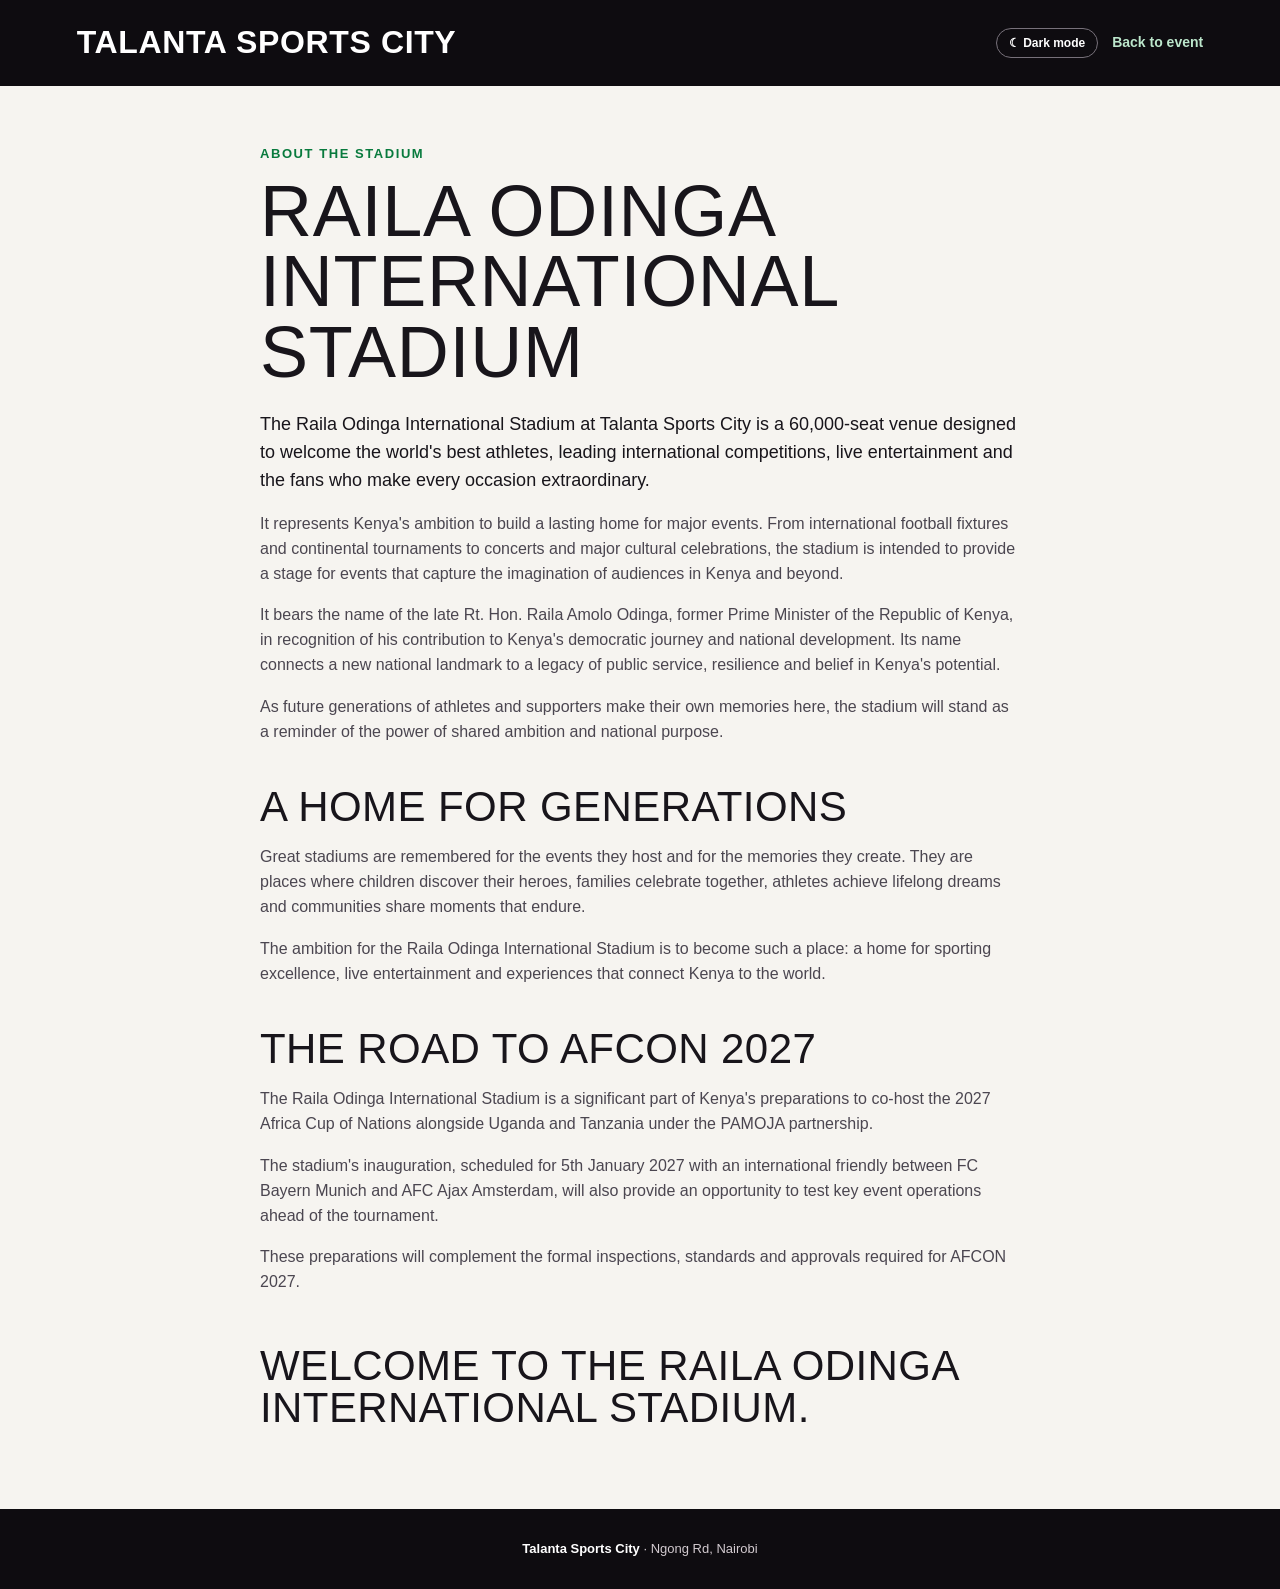
<file: talantasports/about/index.html>
<!doctype html>
<html lang="en">
<head>
  <meta charset="utf-8">
  <meta name="viewport" content="width=device-width, initial-scale=1">
  <title>About the Stadium · Talanta Sports City</title>
  <style>
    :root {
      --paper: #f6f4f0;
      --ink: #18151b;
      --body: #4b4650;
      --green: #087a3d;
      --night: #0e0c10;
      --card: #ffffff;
      --line: #ded9d1;
    }
    * { box-sizing: border-box; }
    html { scroll-behavior: smooth; }
    body {
      margin: 0;
      background: var(--paper);
      color: var(--body);
      font-family: Arial, Helvetica, sans-serif;
      line-height: 1.55;
    }
    body.dark-mode { --paper: #151219; --ink: #f5f1ea; --body: #d2cbd2; --card: #211d26; --line: #49414e; }
    a { color: inherit; }
    .site-header {
      background: var(--night);
      color: #fff;
      padding: 18px 6vw;
      display: flex;
      align-items: center;
      justify-content: space-between;
      gap: 20px;
    }
    .brand {
      color: #fff;
      font-size: clamp(20px, 3vw, 32px);
      font-weight: 900;
      letter-spacing: .02em;
      text-decoration: none;
      text-transform: uppercase;
    }
    .back-link {
      color: #bce7cc;
      font-size: 14px;
      font-weight: 700;
      text-decoration: none;
    }
    .back-link:hover, .back-link:focus { text-decoration: underline; }
    .header-actions { display: flex; align-items: center; gap: 14px; }
    .theme-toggle { border: 1px solid #77717a; border-radius: 999px; padding: 7px 12px; color: #fff; background: transparent; font-size: 12px; font-weight: 700; cursor: pointer; }
    main { padding: 58px 24px 80px; }
    .content {
      max-width: 760px;
      margin: 0 auto;
    }
    .eyebrow {
      margin: 0 0 12px;
      color: var(--green);
      font-size: 13px;
      font-weight: 800;
      letter-spacing: .12em;
      text-transform: uppercase;
    }
    h1, h2 {
      margin: 0;
      color: var(--ink);
      font-family: Impact, Haettenschweiler, 'Arial Narrow Bold', sans-serif;
      font-weight: 400;
      letter-spacing: .01em;
      text-transform: uppercase;
    }
    h1 { font-size: clamp(38px, 7vw, 72px); line-height: .98; }
    h2 { margin-top: 42px; font-size: clamp(28px, 4vw, 42px); line-height: 1; }
    p { margin: 17px 0 0; font-size: 16px; }
    .lead { margin-top: 24px; font-size: 18px; color: var(--ink); }
    .welcome { margin-top: 50px; }
    .site-footer {
      background: var(--night);
      color: #d3cbd0;
      padding: 30px 6vw;
      text-align: center;
      font-size: 13px;
    }
    .site-footer a { color: #fff; font-weight: 700; text-decoration: none; }
    .site-footer a:hover, .site-footer a:focus { text-decoration: underline; }
    @media (max-width: 600px) {
      .site-header { padding: 16px 20px; }
      .back-link { font-size: 12px; }
      main { padding: 40px 22px 58px; }
      p { font-size: 15px; }
      .lead { font-size: 16px; }
    }
  </style>
</head>
<body>
  <header class="site-header">
    <a class="brand" href="../">Talanta Sports City</a>
    <div class="header-actions">
      <button class="theme-toggle" id="theme-toggle" type="button" aria-label="Switch to dark mode">☾ Dark mode</button>
      <a class="back-link" href="../">Back to event</a>
    </div>
  </header>

  <main>
    <article class="content">
      <p class="eyebrow">About the stadium</p>
      <h1>Raila Odinga International Stadium</h1>

      <p class="lead">The Raila Odinga International Stadium at Talanta Sports City is a 60,000-seat venue designed to welcome the world's best athletes, leading international competitions, live entertainment and the fans who make every occasion extraordinary.</p>

      <p>It represents Kenya's ambition to build a lasting home for major events. From international football fixtures and continental tournaments to concerts and major cultural celebrations, the stadium is intended to provide a stage for events that capture the imagination of audiences in Kenya and beyond.</p>

      <p>It bears the name of the late Rt. Hon. Raila Amolo Odinga, former Prime Minister of the Republic of Kenya, in recognition of his contribution to Kenya's democratic journey and national development. Its name connects a new national landmark to a legacy of public service, resilience and belief in Kenya's potential.</p>

      <p>As future generations of athletes and supporters make their own memories here, the stadium will stand as a reminder of the power of shared ambition and national purpose.</p>

      <section>
        <h2>A home for generations</h2>
        <p>Great stadiums are remembered for the events they host and for the memories they create. They are places where children discover their heroes, families celebrate together, athletes achieve lifelong dreams and communities share moments that endure.</p>

        <p>The ambition for the Raila Odinga International Stadium is to become such a place: a home for sporting excellence, live entertainment and experiences that connect Kenya to the world.</p>
      </section>

      <section>
        <h2>The road to AFCON 2027</h2>
        <p>The Raila Odinga International Stadium is a significant part of Kenya's preparations to co-host the 2027 Africa Cup of Nations alongside Uganda and Tanzania under the PAMOJA partnership.</p>

        <p>The stadium's inauguration, scheduled for 5th January 2027 with an international friendly between FC Bayern Munich and AFC Ajax Amsterdam, will also provide an opportunity to test key event operations ahead of the tournament.</p>

        <p>These preparations will complement the formal inspections, standards and approvals required for AFCON 2027.</p>
      </section>

      <section class="welcome">
        <h2>Welcome to the Raila Odinga International Stadium.</h2>
      </section>
    </article>
  </main>

  <footer class="site-footer">
    <a href="../">Talanta Sports City</a> · Ngong Rd, Nairobi
  </footer>
  <script>
    var themeToggle = document.getElementById('theme-toggle');
    function applyTheme(theme) {
      var dark = theme === 'dark';
      document.body.classList.toggle('dark-mode', dark);
      themeToggle.textContent = dark ? '☀ Light mode' : '☾ Dark mode';
      themeToggle.setAttribute('aria-label', dark ? 'Switch to light mode' : 'Switch to dark mode');
      try { localStorage.setItem('webticket-theme', dark ? 'dark' : 'light'); } catch (ignore) {}
    }
    var savedTheme = 'light';
    try { savedTheme = localStorage.getItem('webticket-theme') || 'light'; } catch (ignore) {}
    applyTheme(savedTheme);
    themeToggle.addEventListener('click', function () { applyTheme(document.body.classList.contains('dark-mode') ? 'light' : 'dark'); });
  </script>
</body>
</html>
</file>
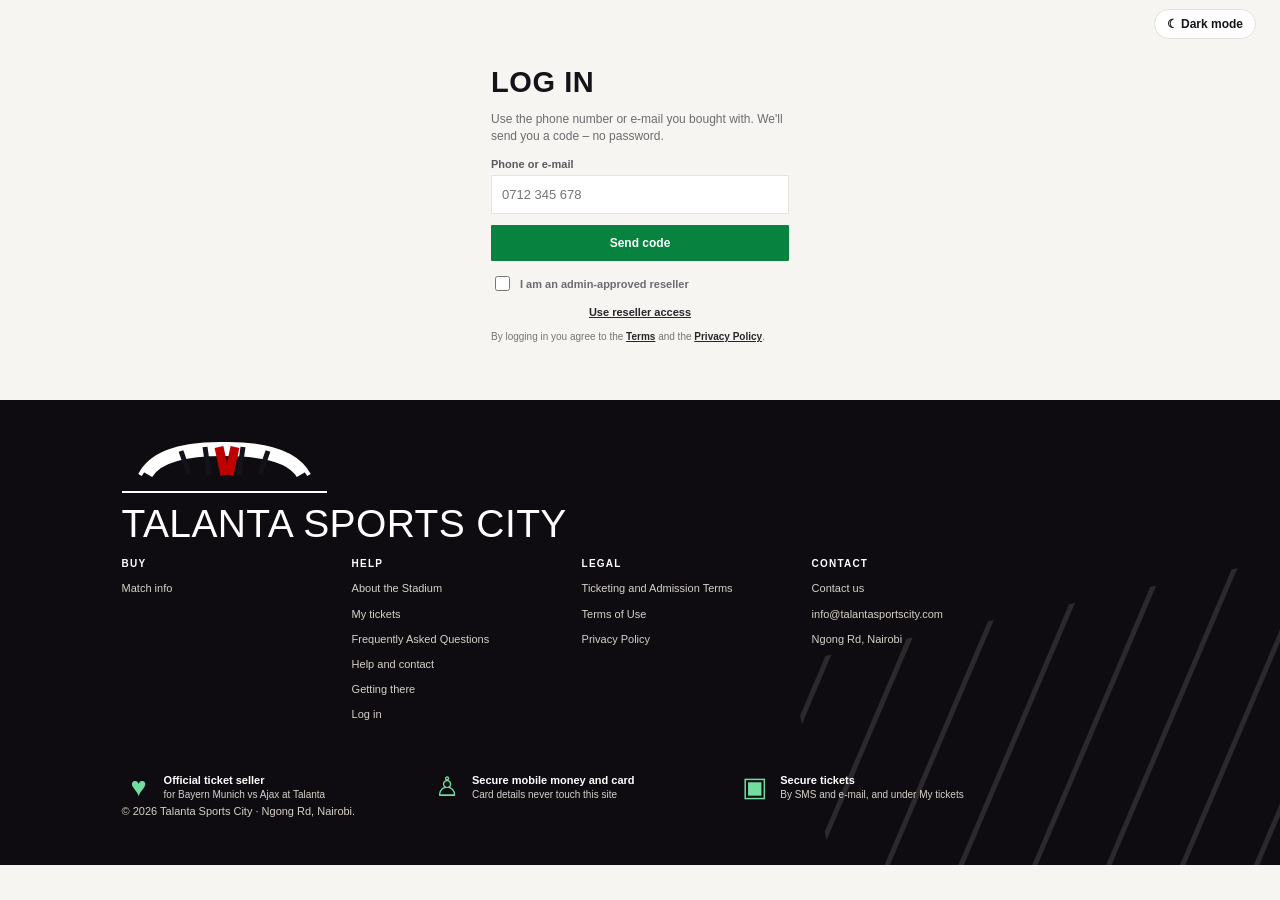
<file: talantasports/login/index.html>
<!doctype html>
<html lang="en">
<head>
    <meta charset="utf-8">
    <meta name="viewport" content="width=device-width, initial-scale=1">
    <title>Log in · Talanta Sports City</title>
    <style>
        :root { --green: #07833f; --ink: #15131a; --muted: #6e6a70; --cream: #f7f5f1; --field: #fff; --line: #e5e1db; --link: #28252b; }
        * { box-sizing: border-box; }
        body { margin: 0; color: var(--ink); background: var(--cream); font-family: Arial, Helvetica, sans-serif; }
        body.dark-mode { --ink: #f5f1ea; --muted: #c5bec5; --cream: #151219; --field: #211d26; --line: #49414e; --link: #f5f1ea; }
        .utility-bar { display: flex; justify-content: flex-end; align-items: center; min-height: 48px; padding: 8px 24px; background: var(--cream); }
        .theme-toggle { border: 1px solid var(--line); border-radius: 999px; padding: 7px 12px; color: var(--ink); background: var(--field); font-size: 12px; font-weight: 700; cursor: pointer; }
        .theme-toggle:hover { border-color: var(--green); }
        .login-area { min-height: 296px; padding: 21px 20px 58px; }
        .login-card { width: min(100%, 298px); margin: 0 auto; }
        h1 { margin: 0 0 14px; font-family: Impact, Haettenschweiler, 'Arial Narrow Bold', sans-serif; font-size: 29px; line-height: .95; letter-spacing: .02em; }
        .intro { margin: 0 0 13px; color: var(--muted); font-size: 12px; line-height: 1.45; }
        label { display: block; margin-bottom: 5px; color: #5c5960; font-size: 11px; font-weight: 700; }
        input { width: 100%; height: 39px; border: 1px solid var(--line); border-radius: 1px; padding: 0 10px; color: #5c5960; background: var(--field); font-size: 13px; outline: none; }
        input:focus { border-color: var(--green); box-shadow: 0 0 0 2px #07833f22; }
        .send { width: 100%; height: 36px; margin-top: 11px; border: 0; border-radius: 1px; color: #fff; background: var(--green); font-size: 12px; font-weight: 700; }
        .send:hover { background: #066d35; }
        .role-choice { display: flex; align-items: center; gap: 7px; margin-top: 12px; color: var(--muted); font-size: 11px; line-height: 1.3; }
        .role-choice input { width: 15px; height: 15px; }
        .reseller-link { display: block; margin-top: 12px; color: var(--link); font-size: 11px; font-weight: 700; text-align: center; text-decoration: underline; }
        .terms { margin: 13px 0 0; color: #777278; font-size: 10px; }
        .terms a { color: var(--link); font-weight: 700; text-decoration: underline; }
        .message { display: none; margin-top: 12px; padding: 9px; color: #17663a; background: #e8f3ec; font-size: 11px; line-height: 1.4; }
        .code-step { display: none; }
        .code-step h1 { margin-bottom: 14px; }
        .code-intro { margin: 0 0 13px; color: var(--muted); font-size: 12px; line-height: 1.45; }
        .code-label { display: block; margin-bottom: 5px; color: #5c5960; font-size: 11px; font-weight: 700; }
        .code-boxes { display: grid; grid-template-columns: repeat(6, 1fr); gap: 5px; }
        .code-box { width: 100%; height: 43px; border: 1px solid var(--line); border-radius: 1px; padding: 0; background: var(--field); text-align: center; font-size: 20px; outline: none; }
        .code-box:focus { border-color: var(--green); box-shadow: 0 0 0 2px #07833f22; }
        .code-login { width: 100%; height: 36px; margin-top: 12px; border: 0; border-radius: 1px; color: #fff; background: var(--green); font-size: 12px; font-weight: 700; }
        .code-link { display: block; margin-top: 13px; color: var(--link); font-size: 11px; text-decoration: underline; cursor: pointer; }
        .code-status { display: none; margin-top: 12px; color: #17663a; font-size: 11px; }
        .footer { position: relative; min-height: 465px; overflow: hidden; padding: 37px max(9.5vw, 30px) 28px; color: #eee9e3; background: #0e0c10; }
        .footer::after { content: ''; position: absolute; right: -9%; bottom: -18%; width: 45%; height: 75%; opacity: .12; background: repeating-linear-gradient(125deg, transparent 0 30px, #fff 31px 35px, transparent 36px 68px); transform: rotate(-12deg); }
        .brand { position: relative; z-index: 1; display: inline-flex; flex-direction: column; gap: 13px; color: #fff; font-family: Impact, Haettenschweiler, 'Arial Narrow Bold', sans-serif; font-size: clamp(28px, 4vw, 39px); line-height: .9; letter-spacing: .01em; }
        .brand-mark { width: 205px; height: 56px; border-bottom: 2px solid #fff; }
        .brand-mark svg { width: 205px; height: 56px; }
        .footer-grid { position: relative; z-index: 1; display: grid; grid-template-columns: repeat(4, 1fr); gap: 30px; max-width: 890px; margin-top: 17px; }
        .footer h2 { margin: 0 0 13px; color: #fff; font-size: 10px; letter-spacing: .12em; }
        .footer a, .footer p { display: block; margin: 0 0 12px; color: #d8d1c8; font-size: 11px; line-height: 1.2; text-decoration: none; }
        .assurances { position: relative; z-index: 1; display: grid; grid-template-columns: repeat(3, 1fr); gap: 25px; max-width: 900px; margin-top: 36px; }
        .assurance { display: grid; grid-template-columns: 34px 1fr; gap: 8px; align-items: center; color: #d8d1c8; font-size: 10px; line-height: 1.3; }
        .assurance b { display: block; color: #fff; font-size: 11px; }
        .assurance-icon { color: #71dda0; font-size: 27px; text-align: center; }
        .copyright { position: relative; z-index: 1; margin: 28px 0 0; color: #c8c0b6; font-size: 10px; }
        @media (max-width: 650px) { .login-area { min-height: 310px; } .footer { padding-inline: 25px; } .footer-grid { grid-template-columns: repeat(2, 1fr); gap: 22px; } .assurances { grid-template-columns: 1fr; gap: 12px; } }
    </style>
</head>
<body>
    <div class="utility-bar"><button class="theme-toggle" id="theme-toggle" type="button" aria-label="Switch to dark mode">☾ Dark mode</button></div>
    <main class="login-area">
        <form class="login-card" id="login-form">
            <h1>LOG IN</h1>
            <p class="intro">Use the phone number or e-mail you bought with. We'll send you a code – no password.</p>
            <label for="identity">Phone or e-mail</label>
            <input id="identity" name="identity" type="text" placeholder="0712 345 678" autocomplete="username" required>
            <button class="send" type="submit">Send code</button>
            <label class="role-choice"><input id="reseller-access" type="checkbox"> I am an admin-approved reseller</label>
            <a class="reseller-link" href="#" id="reseller-link">Use reseller access</a>
            <p class="terms">By logging in you agree to the <a href="#">Terms</a> and the <a href="#">Privacy Policy</a>.</p>
            <div class="message" id="message" role="status"></div>
        </form>
        <section class="login-card code-step" id="code-step" aria-live="polite">
            <h1>ENTER YOUR CODE</h1>
            <p class="code-intro">If <span id="entered-identity"></span> has tickets with us, a 6-digit code is on its way by SMS.</p>
            <span class="code-label">6-digit code</span>
            <div class="code-boxes" id="code-boxes">
                <input class="code-box" inputmode="numeric" maxlength="1" aria-label="Digit 1">
                <input class="code-box" inputmode="numeric" maxlength="1" aria-label="Digit 2">
                <input class="code-box" inputmode="numeric" maxlength="1" aria-label="Digit 3">
                <input class="code-box" inputmode="numeric" maxlength="1" aria-label="Digit 4">
                <input class="code-box" inputmode="numeric" maxlength="1" aria-label="Digit 5">
                <input class="code-box" inputmode="numeric" maxlength="1" aria-label="Digit 6">
            </div>
            <button class="code-login" id="code-login" type="button">Log in</button>
            <a class="code-link" id="send-again">Send again</a>
            <a class="code-link" id="different-identity">Use a different phone or e-mail</a>
            <div class="code-status" id="code-status" role="status"></div>
        </section>
    </main>
    <footer class="footer">
        <div class="brand">
            <div class="brand-mark" aria-hidden="true"><svg viewBox="0 0 205 56" xmlns="http://www.w3.org/2000/svg"><path d="M18 38 Q34 6 102 7 Q170 6 187 38" fill="none" stroke="#fff" stroke-width="4"/><path d="M25 37 Q39 13 102 13 Q166 13 180 37" fill="none" stroke="#fff" stroke-width="12"/><path d="M59 14l8 23M83 10l4 28M121 10l-4 28M146 14l-8 23" stroke="#14121a" stroke-width="5"/><path d="M97 10l6 28M113 10l-6 28" stroke="#be0000" stroke-width="9"/></svg></div>
            <span>TALANTA SPORTS CITY</span>
        </div>
        <div class="footer-grid">
            <div><h2>BUY</h2><a href="../events/fc-bayern-munchen-vs-afc-ajax/">Match info</a></div>
            <div><h2>HELP</h2><a href="../about/">About the Stadium</a><a href="../account/tickets/">My tickets</a><a href="../faq/">Frequently Asked Questions</a><a href="../help/">Help and contact</a><a href="../events/fc-bayern-munchen-vs-afc-ajax/#getting-there">Getting there</a><a href="./">Log in</a></div>
            <div><h2>LEGAL</h2><a href="../ticketing-terms/">Ticketing and Admission Terms</a><a href="../terms/">Terms of Use</a><a href="../privacy/">Privacy Policy</a></div>
            <div><h2>CONTACT</h2><a href="mailto:info@talantasportscity.com">Contact us</a><a href="mailto:info@talantasportscity.com">info@talantasportscity.com</a><p>Ngong Rd, Nairobi</p></div>
        </div>
        <div class="assurances"><div class="assurance"><span class="assurance-icon">♥</span><span><b>Official ticket seller</b>for Bayern Munich vs Ajax at Talanta</span></div><div class="assurance"><span class="assurance-icon">♙</span><span><b>Secure mobile money and card</b>Card details never touch this site</span></div><div class="assurance"><span class="assurance-icon">▣</span><span><b>Secure tickets</b>By SMS and e-mail, and under My tickets</span></div></div>
        <p class="copyright">© 2026 Talanta Sports City · Ngong Rd, Nairobi.</p>
    </footer>
    <script>
        var loginForm = document.getElementById('login-form');
        var codeStep = document.getElementById('code-step');
        var identityInput = document.getElementById('identity');
        var codeInputs = Array.prototype.slice.call(document.querySelectorAll('.code-box'));
        var codeStatus = document.getElementById('code-status');
        loginForm.addEventListener('submit', function (event) {
            event.preventDefault();
            var identity = identityInput.value.trim();
            var message = document.getElementById('message');
            if (!identity) {
                message.style.display = 'block';
                message.textContent = 'Enter your phone number or e-mail to continue.';
                return;
            }
            document.getElementById('entered-identity').textContent = identity;
            loginForm.style.display = 'none';
            codeStep.style.display = 'block';
            codeInputs.forEach(function (input) { input.value = ''; });
            codeInputs[0].focus();
        });
        codeInputs.forEach(function (input, index) {
            input.addEventListener('input', function () {
                input.value = input.value.replace(/[^0-9]/g, '').slice(0, 1);
                if (input.value && codeInputs[index + 1]) codeInputs[index + 1].focus();
            });
            input.addEventListener('keydown', function (event) {
                if (event.key === 'Backspace' && !input.value && codeInputs[index - 1]) codeInputs[index - 1].focus();
            });
        });
        var themeToggle = document.getElementById('theme-toggle');
        function applyTheme(theme) {
            var dark = theme === 'dark';
            document.body.classList.toggle('dark-mode', dark);
            themeToggle.textContent = dark ? '☀ Light mode' : '☾ Dark mode';
            themeToggle.setAttribute('aria-label', dark ? 'Switch to light mode' : 'Switch to dark mode');
            try { localStorage.setItem('webticket-theme', dark ? 'dark' : 'light'); } catch (ignore) {}
        }
        var savedTheme = 'light';
        try { savedTheme = localStorage.getItem('webticket-theme') || 'light'; } catch (ignore) {}
        applyTheme(savedTheme);
        themeToggle.addEventListener('click', function () {
            applyTheme(document.body.classList.contains('dark-mode') ? 'light' : 'dark');
        });
        document.getElementById('code-login').addEventListener('click', function () {
            var code = codeInputs.map(function (input) { return input.value; }).join('');
            codeStatus.style.display = 'block';
            if (code.length === 6) {
                codeStatus.textContent = 'Code accepted. Signing you in...';
                try { localStorage.setItem('webticket-auth', JSON.stringify({ identity: identityInput.value.trim(), signedIn: true, role: document.getElementById('reseller-access').checked ? 'reseller' : 'customer', roleApproved: document.getElementById('reseller-access').checked, registeredPhone: identityInput.value.trim().indexOf('@') === -1 ? identityInput.value.trim() : '+254712345678' })); } catch (ignore) {}
                window.setTimeout(function () { window.location.href = document.getElementById('reseller-access').checked ? '../reseller/' : '../account/tickets/'; }, 250);
            } else {
                codeStatus.textContent = 'Enter all 6 digits to continue.';
            }
        });
        document.getElementById('send-again').addEventListener('click', function (event) {
            event.preventDefault();
            codeStatus.style.display = 'block';
            codeStatus.textContent = 'A new code has been sent.';
            codeInputs[0].focus();
        });
        document.getElementById('different-identity').addEventListener('click', function (event) {
            event.preventDefault();
            codeStep.style.display = 'none';
            loginForm.style.display = 'block';
            identityInput.focus();
        });
        document.getElementById('reseller-link').addEventListener('click', function (event) {
            event.preventDefault();
            document.getElementById('reseller-access').checked = true;
            identityInput.focus();
        });
    </script>
</body>
</html>
</file>
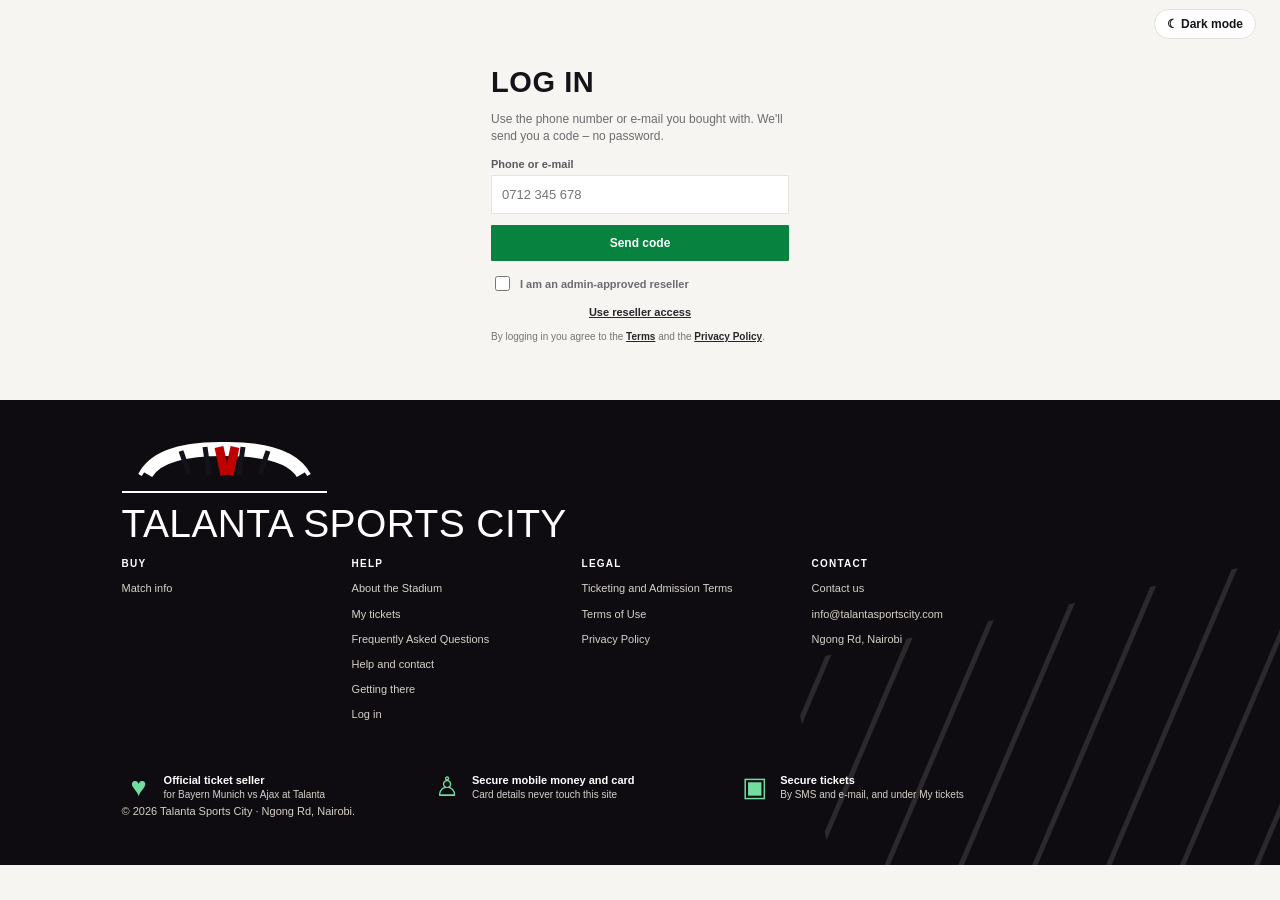
<file: talantasports/reseller/index.html>
<!doctype html>
<html lang="en">
<head>
  <meta charset="utf-8"><meta name="viewport" content="width=device-width, initial-scale=1">
  <title>Reseller portal · Talanta Sports City</title>
  <link rel="stylesheet" href="../resale.css">
</head>
<body>
  <script src="../resale-app.js"></script>
  <script>WT.boot();</script>
  <div id="shell"></div>
  <main class="page" id="main"></main>
  <footer><a href="../">Talanta Sports City</a> · Resale inventory is protected by OTP, signed links, and audit logging.</footer>
  <div class="modal-backdrop" id="list-modal">
    <section class="modal" role="dialog" aria-modal="true" aria-labelledby="list-title">
      <button class="modal-close" type="button" data-close-modal>×</button>
      <h2 id="list-title">List for resale</h2>
      <p class="muted" id="selected-summary"></p>
      <form id="listing-form">
        <div class="form-grid">
          <div class="field"><label for="asking-price">Asking price per ticket</label><input id="asking-price" type="number" min="1" step="50" required><span class="help" id="price-help"></span></div>
          <div class="field"><label for="listing-quantity">Quantity</label><input id="listing-quantity" type="number" min="1" required></div>
          <div class="field"><label for="visibility">Visibility</label><select id="visibility"><option value="public">Public marketplace</option><option value="private">Private · link only</option></select></div>
          <div class="field"><label for="expiry">Auto-withdraw date</label><input id="expiry" type="date" required></div>
        </div>
        <div class="action-row"><button class="button" type="submit">Publish listing</button><button class="button secondary" type="button" data-close-modal>Cancel</button></div>
      </form>
    </section>
  </div>
  <script>
    (function () {
      var main = document.getElementById('main');
      var selected = [];
      function render() {
        var tickets = WT.getTickets(), current = WT.auth() || {}, counts = { held: 0, listed: 0, transferred: 0, sold: 0, scanned: 0 };
        tickets.forEach(function (ticket) { counts[ticket.status] = (counts[ticket.status] || 0) + 1; });
        document.getElementById('shell').innerHTML = WT.nav('../', 'reseller', true);
        main.innerHTML = '<p class="eyebrow">Approved reseller · ' + WT.esc(current.identity || 'reseller') + '</p>' +
          '<h1>Resale inventory</h1><p class="lede">Hold, list, transfer, and monitor every ticket in your wallet. Listings are capped by the administrator and every ownership change is written to the immutable audit trail.</p>' +
          '<div class="grid stats"><div class="stat"><strong>' + (counts.held || 0) + '</strong><span>Held by you</span></div><div class="stat"><strong>' + (counts.listed || 0) + '</strong><span>Listed for resale</span></div><div class="stat"><strong>' + (counts.transferred || 0) + '</strong><span>Transferred</span></div><div class="stat"><strong>' + (counts.scanned || 0) + '</strong><span>Scanned in</span></div></div>' +
          '<section class="card"><div class="card-header"><div><h2>My tickets</h2><p>Face value and live status for each ticket you hold.</p></div><a class="button secondary" href="../resale/' + WT.EVENT.slug + '/">Browse marketplace</a></div>' +
          '<div class="toolbar"><span class="muted" id="selection-label">Select held tickets to list them.</span><button class="button" id="open-listing" disabled>List for resale</button></div>' +
          '<div class="table-wrap"><table><thead><tr><th></th><th>Ticket</th><th>Seat</th><th>Face value</th><th>Status</th><th>Actions</th></tr></thead><tbody>' + tickets.map(function (ticket) {
            var listing = WT.activeListingFor(ticket.key);
            return '<tr><td>' + (ticket.status === 'held' ? '<input class="check ticket-check" type="checkbox" value="' + WT.esc(ticket.key) + '">' : '') + '</td><td>' + WT.formatTicketDetails(ticket) + (listing ? '<div class="ticket-meta">Ask ' + WT.money(listing.price) + ' · ' + WT.esc(listing.visibility) + '</div>' : '') + '</td><td>Section ' + WT.esc(ticket.section) + '<br><span class="muted">Row ' + WT.esc(ticket.row) + ' · Seat ' + WT.esc(ticket.seat) + '</span></td><td>' + WT.money(ticket.faceValue) + '</td><td>' + WT.statusBadge(ticket.status) + '</td><td><div class="row-actions">' + (ticket.status === 'held' ? '<a class="button small secondary" href="transfers/?ticket=' + encodeURIComponent(ticket.key) + '">Transfer</a>' : '') + (listing && listing.visibility === 'private' ? '<button class="button small secondary copy-link" data-link="' + WT.esc(WT.publicListingUrl(listing.id)) + '">Copy link</button>' : '') + (ticket.status === 'transferred' ? '<a class="button small secondary" href="transfers/">Manage</a>' : '') + '</div></td></tr>';
          }).join('') + '</tbody></table></div></section>' +
          '<section class="card" style="margin-top:18px"><div class="card-header"><div><h2>Safety controls</h2><p>Resale price cap: ' + WT.settings().resellerMarkupCap + '% above face value · transfer revocation window: ' + WT.settings().transferRevocationHours + ' hours.</p></div><span class="badge">Audit active</span></div><div class="notice">Client transfers use two OTP checkpoints: the reseller authorises the hand-off, then the client verifies their own phone before the ticket is shown.</div></section>';
        bind();
      }
      function bind() {
        document.querySelectorAll('.ticket-check').forEach(function (item) { item.addEventListener('change', updateSelection); });
        document.getElementById('open-listing').addEventListener('click', openModal);
        document.querySelectorAll('[data-close-modal]').forEach(function (item) { item.addEventListener('click', closeModal); });
        document.querySelectorAll('.copy-link').forEach(function (item) { item.addEventListener('click', function () { if (navigator.clipboard) navigator.clipboard.writeText(item.dataset.link); WT.toast('Private listing link copied.'); }); });
        document.getElementById('listing-form').addEventListener('submit', publishListing);
      }
      function updateSelection() {
        selected = Array.prototype.slice.call(document.querySelectorAll('.ticket-check:checked')).map(function (item) { return item.value; });
        document.getElementById('selection-label').textContent = selected.length ? selected.length + ' ticket' + (selected.length === 1 ? '' : 's') + ' selected.' : 'Select held tickets to list them.';
        document.getElementById('open-listing').disabled = !selected.length;
      }
      function openModal() {
        var tickets = selected.map(WT.getTicket), cap = Math.min.apply(Math, tickets.map(function (ticket) { return ticket.faceValue * (1 + WT.settings().resellerMarkupCap / 100); }));
        document.getElementById('selected-summary').textContent = selected.length + ' selected · maximum allowed price is ' + WT.money(cap) + ' per ticket.';
        document.getElementById('asking-price').value = Math.round(Math.min(cap, tickets[0].faceValue * 1.1) / 50) * 50;
        document.getElementById('asking-price').max = Math.floor(cap);
        document.getElementById('price-help').textContent = 'Admin cap: ' + WT.settings().resellerMarkupCap + '% above the lowest face value.';
        document.getElementById('listing-quantity').value = selected.length; document.getElementById('listing-quantity').max = selected.length;
        var date = new Date(WT.now() + WT.settings().listingExpiryDays * 86400000); document.getElementById('expiry').value = date.toISOString().slice(0, 10);
        document.getElementById('list-modal').classList.add('open');
      }
      function closeModal() { document.getElementById('list-modal').classList.remove('open'); }
      function publishListing(event) {
        event.preventDefault();
        var price = Number(document.getElementById('asking-price').value), quantity = Number(document.getElementById('listing-quantity').value), visibility = document.getElementById('visibility').value, expiry = new Date(document.getElementById('expiry').value + 'T23:59:59').getTime(), tickets = selected.map(WT.getTicket), cap = Math.min.apply(Math, tickets.map(function (ticket) { return ticket.faceValue * (1 + WT.settings().resellerMarkupCap / 100); }));
        if (!WT.settings().resaleEnabled) { WT.toast('Resale is currently disabled by admin.', 'error'); return; }
        if (!price || price > cap) { WT.toast('Price exceeds the administrator cap of ' + WT.money(cap) + '.', 'error'); return; }
        if (!quantity || quantity > selected.length || !expiry || expiry <= WT.now() || expiry > WT.now() + WT.settings().listingExpiryDays * 86400000 + 86400000) { WT.toast('Check the quantity and expiry date.', 'error'); return; }
        if (visibility === 'private' && !WT.settings().privateListingsEnabled) { WT.toast('Private listings are disabled by admin.', 'error'); return; }
        var listingRows = WT.getListings(), ticketRows = WT.getTickets(), published = selected.slice(0, quantity).map(function (key) { var listing = { id: WT.uid('LST'), ticketKey: key, price: price, quantity: 1, visibility: visibility, createdAt: WT.now(), expiry: expiry, status: 'active' }; listingRows.push(listing); var ticket = ticketRows.filter(function (item) { return item.key === key; })[0]; ticket.status = 'listed'; return listing; });
        WT.write(WT.KEYS.listings, listingRows); WT.write(WT.KEYS.tickets, ticketRows); WT.audit('listing.created', published.length + ' ticket(s) listed at ' + WT.money(price) + ' each'); closeModal(); WT.toast('Listing published.'); selected = []; render();
      }
      if (WT.requireReseller('../')) render();
    }());
  </script>
</body>
</html>
</file>
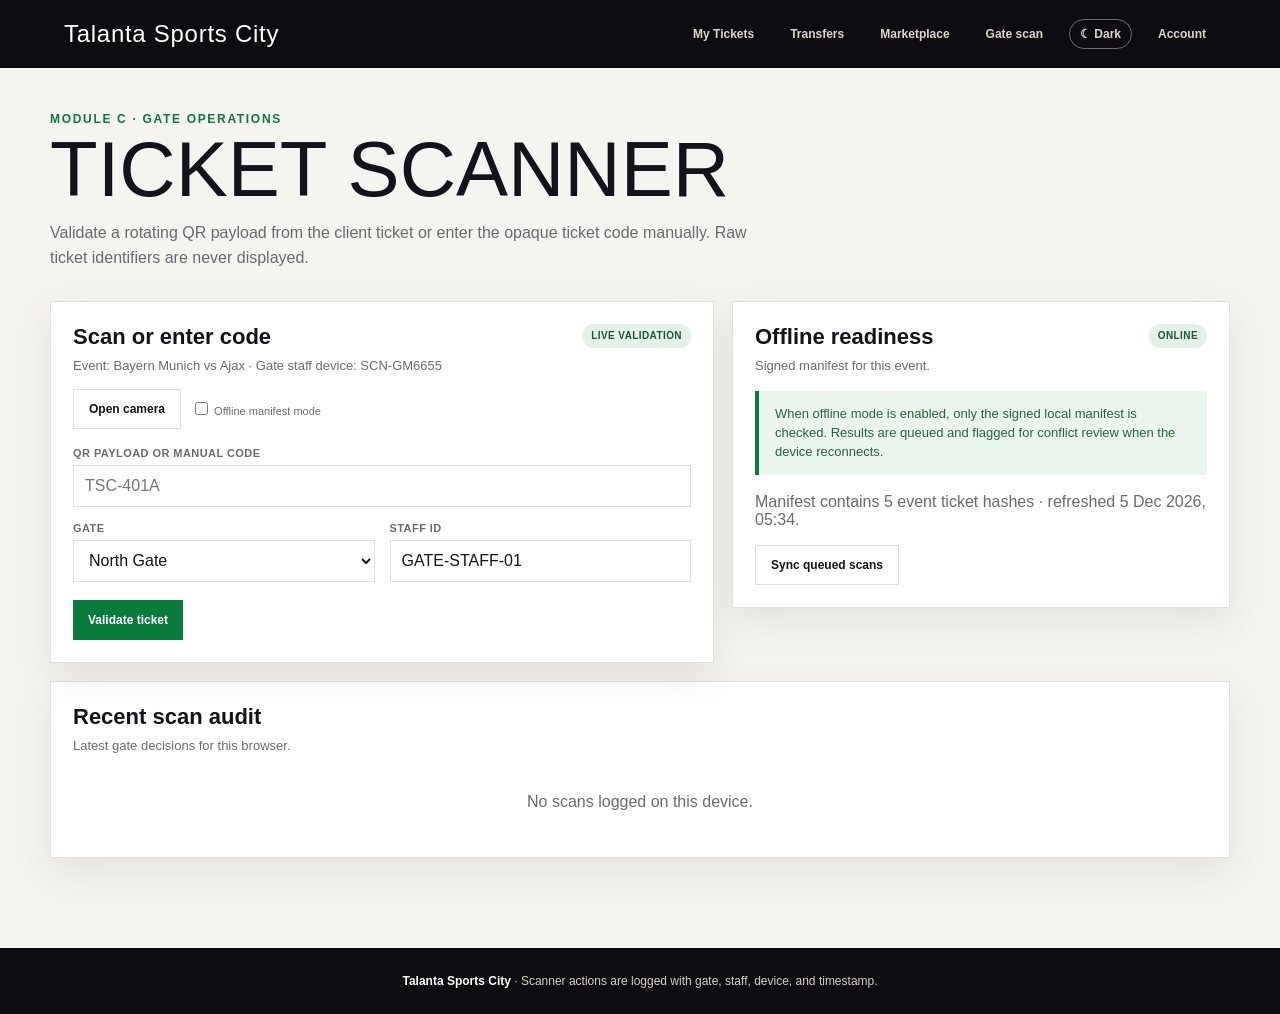
<file: talantasports/scan/index.html>
<!doctype html>
<html lang="en">
<head>
  <meta charset="utf-8"><meta name="viewport" content="width=device-width, initial-scale=1">
  <title>Gate scanner · Talanta Sports City</title>
  <link rel="stylesheet" href="../resale.css">
</head>
<body>
  <script src="../resale-app.js"></script><script>WT.boot();</script>
  <div id="shell"></div>
  <main class="page" id="main"></main>
  <footer><a href="../">Talanta Sports City</a> · Scanner actions are logged with gate, staff, device, and timestamp.</footer>
  <script>
    (function () {
      var main = document.getElementById('main');
      document.getElementById('shell').innerHTML = WT.nav('../', 'scan', false);
      main.innerHTML = '<p class="eyebrow">Module C · gate operations</p><h1>Ticket scanner</h1><p class="lede">Validate a rotating QR payload from the client ticket or enter the opaque ticket code manually. Raw ticket identifiers are never displayed.</p><div class="grid" style="grid-template-columns:minmax(0,1fr) minmax(300px,.75fr);align-items:start"><section class="card"><div class="card-header"><div><h2>Scan or enter code</h2><p>Event: ' + WT.esc(WT.EVENT.name) + ' · Gate staff device: <span id="device-id"></span></p></div><span class="badge">Live validation</span></div><div class="action-row" style="margin-top:0"><button class="button secondary" id="camera-scan" type="button">Open camera</button><label class="help"><input id="offline-mode" type="checkbox"> Offline manifest mode</label></div><div class="form-grid" style="margin-top:18px"><div class="field full"><label for="scan-code">QR payload or manual code</label><input id="scan-code" placeholder="TSC-401A" autocomplete="off"></div><div class="field"><label for="gate">Gate</label><select id="gate"><option>North Gate</option><option>South Gate</option><option>East Gate</option><option>West Gate</option></select></div><div class="field"><label for="staff">Staff ID</label><input id="staff" value="GATE-STAFF-01"></div></div><div class="action-row"><button class="button" id="validate" type="button">Validate ticket</button></div><div class="scan-result" id="scan-result"><h2 id="scan-title"></h2><p id="scan-detail"></p></div></section><section class="card"><div class="card-header"><div><h2>Offline readiness</h2><p>Signed manifest for this event.</p></div><span class="badge" id="sync-badge">Online</span></div><div class="notice">When offline mode is enabled, only the signed local manifest is checked. Results are queued and flagged for conflict review when the device reconnects.</div><p class="muted" id="manifest-meta"></p><button class="button secondary" id="sync" type="button">Sync queued scans</button></section></div><section class="card" style="margin-top:18px"><div class="card-header"><div><h2>Recent scan audit</h2><p>Latest gate decisions for this browser.</p></div></div><div class="audit" id="audit"></div></section>';
      var deviceId = localStorage.getItem('webticket-scanner-device') || 'SCN-' + Math.random().toString(36).slice(2, 8).toUpperCase(); localStorage.setItem('webticket-scanner-device', deviceId); document.getElementById('device-id').textContent = deviceId; document.getElementById('manifest-meta').textContent = 'Manifest contains ' + WT.getTickets().length + ' event ticket hashes · refreshed ' + WT.dateTime(WT.now()) + '.';
      function renderAudit() { var rows = WT.read(WT.KEYS.audit, []).filter(function (row) { return row.action.indexOf('scan.') === 0; }).slice(0, 8); document.getElementById('audit').innerHTML = rows.length ? rows.map(function (row) { return '<div class="audit-row"><span>' + WT.dateTime(row.at) + '</span><strong>' + WT.esc(row.action) + '</strong><span>' + WT.esc(row.detail) + '</span></div>'; }).join('') : '<div class="empty">No scans logged on this device.</div>'; }
      function result(kind, title, detail) { var box = document.getElementById('scan-result'); box.className = 'scan-result show ' + (kind === 'valid' ? '' : kind); document.getElementById('scan-title').textContent = title; document.getElementById('scan-detail').innerHTML = detail; }
      document.getElementById('validate').addEventListener('click', function () {
        var raw = document.getElementById('scan-code').value.trim(), offline = document.getElementById('offline-mode').checked, gate = document.getElementById('gate').value, staff = document.getElementById('staff').value.trim() || 'unknown', parts = raw.split('|');
        if (parts.length > 1 && parts[0] !== WT.EVENT.slug) { WT.audit('scan.invalid', 'Wrong event/date payload at ' + gate); result('invalid', 'INVALID', 'Wrong event or date. This code belongs to another event.'); renderAudit(); return; }
        var code = (parts.length > 1 ? parts[1] : raw).toUpperCase(), ticket = WT.getTickets().filter(function (item) { return item.publicRef.toUpperCase() === code; })[0], transfer = ticket && WT.getTransfers().filter(function (item) { return item.ticketKey === ticket.key && item.status === 'revoked'; })[0];
        if (!ticket) { WT.audit('scan.invalid', 'Unknown signed hash at ' + gate); result('invalid', 'INVALID', 'Code not found in the event manifest.'); renderAudit(); return; }
        if (transfer || ticket.frozen) { WT.audit('scan.invalid', ticket.publicRef + ' revoked or frozen at ' + gate); result('invalid', 'INVALID', 'Ticket is revoked or frozen by an administrator.'); renderAudit(); return; }
        if (ticket.status === 'scanned') { WT.audit('scan.used', ticket.publicRef + ' already scanned at ' + gate); result('used', 'ALREADY USED', 'First scan: ' + WT.dateTime(ticket.scannedAt) + '. Ask a supervisor to review the audit trail.'); renderAudit(); return; }
        ticket.status = 'scanned'; ticket.scannedAt = WT.now(); ticket.scan = { gate: gate, staff: staff, device: deviceId, offline: offline }; var ticketRows = WT.getTickets().map(function (item) { return item.key === ticket.key ? ticket : item; }); WT.write(WT.KEYS.tickets, ticketRows); WT.audit('scan.valid', ticket.publicRef + ' accepted at ' + gate + ' by ' + staff + (offline ? ' (offline queued)' : '')); result('valid', 'VALID', '<strong>Seat:</strong> Section ' + WT.esc(ticket.section) + ' · Row ' + WT.esc(ticket.row) + ' · Seat ' + WT.esc(ticket.seat) + '<br><strong>Gate:</strong> ' + WT.esc(ticket.gate) + '<br>Scan recorded ' + WT.dateTime(ticket.scannedAt) + (offline ? '<br><span class="help">Queued for sync when online.</span>' : '')); renderAudit();
      });
      document.getElementById('camera-scan').addEventListener('click', function () { WT.toast('Camera permission would start the QR reader in the production app. Manual validation is ready.', ''); document.getElementById('scan-code').focus(); });
      document.getElementById('offline-mode').addEventListener('change', function () { document.getElementById('sync-badge').textContent = this.checked ? 'Offline' : 'Online'; });
      document.getElementById('sync').addEventListener('click', function () { WT.audit('scan.sync', 'Queued device scans synchronized'); WT.toast('Queued scans synchronized and conflicts flagged for review.'); renderAudit(); });
      renderAudit();
    }());
  </script>
</body>
</html>
</file>
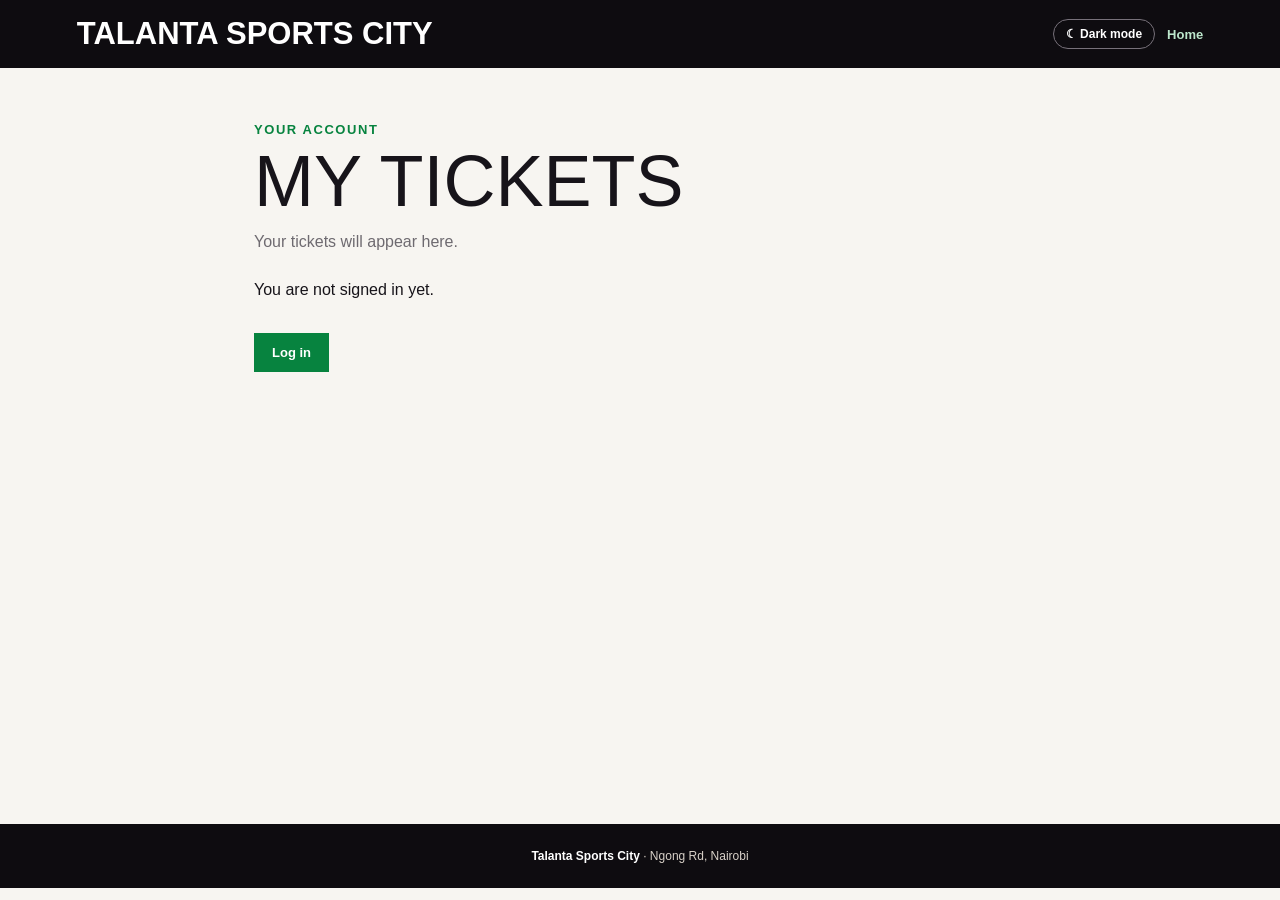
<file: talantasports/account/tickets/index.html>
<!doctype html>
<html lang="en">
<head>
  <meta charset="utf-8">
  <meta name="viewport" content="width=device-width, initial-scale=1">
  <title>My Tickets · Talanta Sports City</title>
  <style>
    :root { --paper: #f7f5f1; --ink: #17141a; --muted: #6e6a70; --card: #fff; --line: #e5e1db; --green: #07833f; }
    * { box-sizing: border-box; }
    body { margin: 0; color: var(--ink); background: var(--paper); font-family: Arial, Helvetica, sans-serif; }
    body.dark-mode { --paper: #151219; --ink: #f5f1ea; --muted: #c5bec5; --card: #211d26; --line: #49414e; }
    .topbar { display: flex; align-items: center; justify-content: space-between; gap: 20px; padding: 16px 6vw; color: #fff; background: #0e0c10; }
    .brand { color: #fff; font-size: clamp(20px, 3vw, 31px); font-weight: 900; text-decoration: none; text-transform: uppercase; }
    .top-actions { display: flex; align-items: center; gap: 12px; }
    .theme-toggle { border: 1px solid #77717a; border-radius: 999px; padding: 7px 12px; color: #fff; background: transparent; font-size: 12px; font-weight: 700; cursor: pointer; }
    .home-link { color: #bce7cc; font-size: 13px; font-weight: 700; text-decoration: none; }
    main { max-width: 820px; min-height: calc(100vh - 144px); margin: 0 auto; padding: 54px 24px 80px; }
    .eyebrow { margin: 0 0 10px; color: var(--green); font-size: 13px; font-weight: 800; letter-spacing: .12em; text-transform: uppercase; }
    h1 { margin: 0; font-family: Impact, Haettenschweiler, 'Arial Narrow Bold', sans-serif; font-size: clamp(40px, 8vw, 72px); font-weight: 400; line-height: .95; text-transform: uppercase; }
    .welcome { margin: 18px 0 30px; color: var(--muted); }
    .ticket { border: 1px solid var(--line); border-left: 5px solid var(--green); padding: 24px; background: var(--card); }
    .ticket h2 { margin: 0 0 10px; font-size: 22px; }
    .ticket p { margin: 7px 0; color: var(--muted); font-size: 14px; }
    .ticket strong { color: var(--ink); }
    .button { display: inline-flex; margin-top: 18px; padding: 12px 18px; color: #fff; background: var(--green); font-size: 13px; font-weight: 700; text-decoration: none; }
    .button:hover { background: #066d35; }
    .signed-out { display: none; }
    footer { padding: 25px; color: #d8d1c8; background: #0e0c10; text-align: center; font-size: 12px; }
    footer a { color: #fff; font-weight: 700; text-decoration: none; }
  </style>
</head>
<body>
  <header class="topbar">
    <a class="brand" href="../../">Talanta Sports City</a>
    <div class="top-actions">
      <button class="theme-toggle" id="theme-toggle" type="button" aria-label="Switch to dark mode">☾ Dark mode</button>
      <a class="home-link" href="../../">Home</a>
    </div>
  </header>
  <main>
    <p class="eyebrow">Your account</p>
    <h1>My tickets</h1>
    <p class="welcome" id="welcome">Your tickets will appear here.</p>
    <section class="ticket" id="ticket">
      <h2>Bayern Munich vs Ajax</h2>
      <p><strong>Tuesday, 5 January 2027 · 11:00</strong></p>
      <p>Raila Odinga International Stadium, Nairobi</p>
      <a class="button" href="../../events/fc-bayern-munchen-vs-afc-ajax/seats/">View seat map</a>
      <a class="button" id="reseller-portal" href="../../reseller/" style="display:none;margin-left:8px;background:#15131a">Reseller portal</a>
    </section>
    <section class="signed-out" id="signed-out">
      <p>You are not signed in yet.</p>
      <a class="button" href="../../login/">Log in</a>
    </section>
  </main>
  <footer><a href="../../">Talanta Sports City</a> · Ngong Rd, Nairobi</footer>
  <script>
    var themeToggle = document.getElementById('theme-toggle');
    function applyTheme(theme) {
      var dark = theme === 'dark';
      document.body.classList.toggle('dark-mode', dark);
      themeToggle.textContent = dark ? '☀ Light mode' : '☾ Dark mode';
      themeToggle.setAttribute('aria-label', dark ? 'Switch to light mode' : 'Switch to dark mode');
      try { localStorage.setItem('webticket-theme', dark ? 'dark' : 'light'); } catch (ignore) {}
    }
    var savedTheme = 'light';
    try { savedTheme = localStorage.getItem('webticket-theme') || 'light'; } catch (ignore) {}
    applyTheme(savedTheme);
    themeToggle.addEventListener('click', function () { applyTheme(document.body.classList.contains('dark-mode') ? 'light' : 'dark'); });
    try {
      var auth = JSON.parse(localStorage.getItem('webticket-auth') || 'null');
      if (auth && auth.signedIn && auth.identity) document.getElementById('welcome').textContent = 'Signed in as ' + auth.identity + '. Your tickets are listed below.';
      else { document.getElementById('ticket').style.display = 'none'; document.getElementById('signed-out').style.display = 'block'; }
      if (auth && auth.signedIn && auth.role === 'reseller' && auth.roleApproved) document.getElementById('reseller-portal').style.display = 'inline-flex';
    } catch (ignore) {}
  </script>
</body>
</html>
</file>
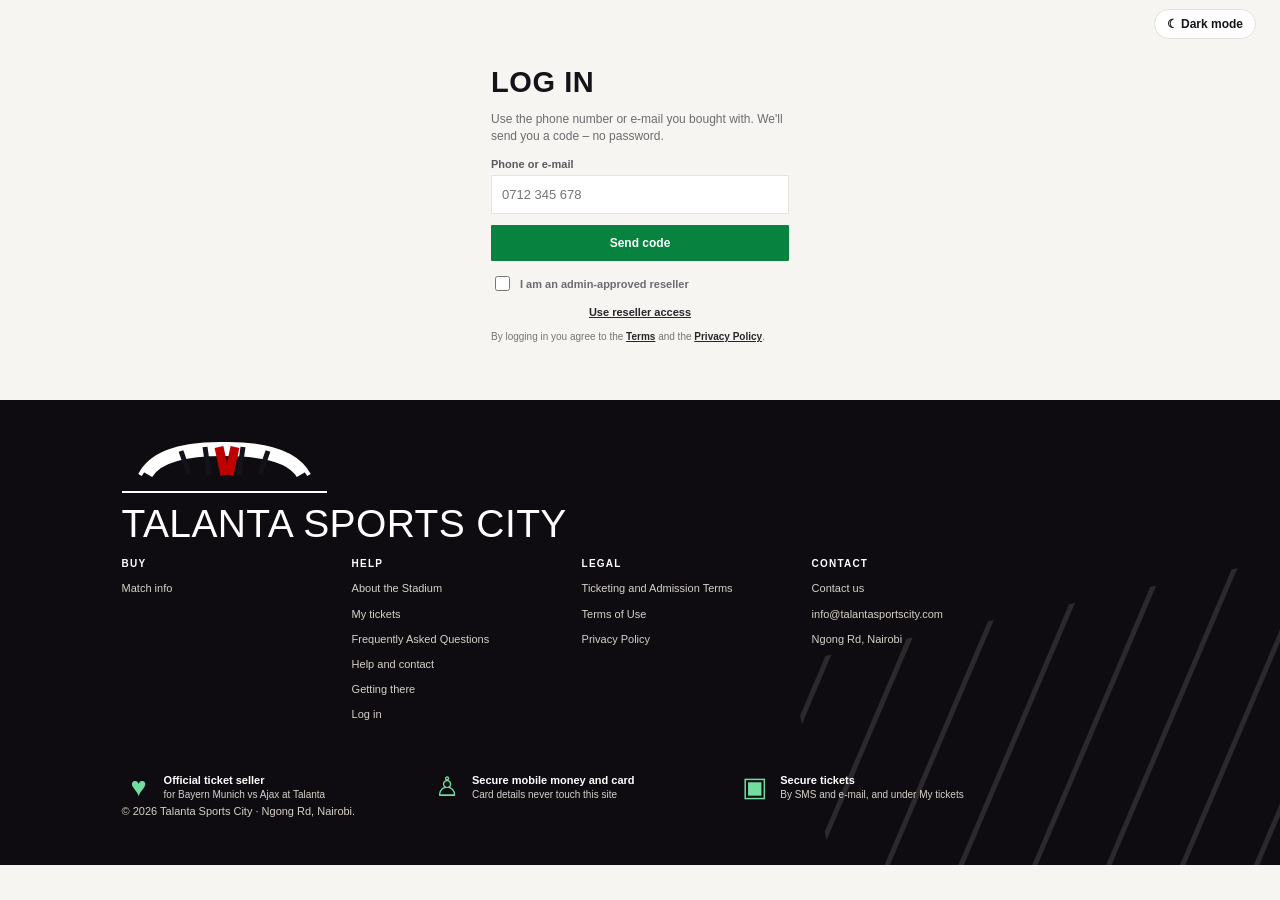
<file: talantasports/admin/resale/index.html>
<!doctype html>
<html lang="en">
<head>
  <meta charset="utf-8"><meta name="viewport" content="width=device-width, initial-scale=1">
  <title>Resale & transfer settings · Talanta Sports City</title>
  <link rel="stylesheet" href="../../resale.css">
</head>
<body>
  <script src="../../resale-app.js"></script><script>WT.boot();</script>
  <div id="shell"></div>
  <main class="page" id="main"></main>
  <footer><a href="../../">Talanta Sports City</a> · Administrator controls</footer>
  <script>
    (function () {
      var main = document.getElementById('main');
      function render() {
        var s = WT.settings(), tickets = WT.getTickets(), transfers = WT.getTransfers();
        document.getElementById('shell').innerHTML = WT.nav('../../', 'admin', true);
        main.innerHTML = '<p class="eyebrow">Module D · admin control plane</p><h1>Resale & transfer settings</h1><p class="lede">All controls below are stored settings used by the reseller, marketplace, transfer, client-ticket, and gate-scanner flows.</p><section class="card"><div class="card-header"><div><h2>Stored defaults</h2><p>Changes take effect for new listings, transfers, reservations, and QR refreshes.</p></div><span class="badge">Database-backed prototype</span></div><form id="settings-form"><div class="form-grid"><div class="field"><label for="resaleEnabled">Resale marketplace</label><select id="resaleEnabled"><option value="true">Enabled</option><option value="false">Disabled</option></select></div><div class="field"><label for="privateListingsEnabled">Private link listings</label><select id="privateListingsEnabled"><option value="true">Enabled</option><option value="false">Disabled</option></select></div><div class="field"><label for="resellerMarkupCap">Maximum price markup (%)</label><input id="resellerMarkupCap" type="number" min="0" max="100" required><span class="help">Asking price cannot exceed face value plus this percentage.</span></div><div class="field"><label for="listingExpiryDays">Maximum listing duration (days)</label><input id="listingExpiryDays" type="number" min="1" max="90" required></div><div class="field"><label for="transferRevocationHours">Transfer revocation window (hours)</label><input id="transferRevocationHours" type="number" min="0" max="168" required><span class="help">Revocation closes after scan-in regardless of this setting.</span></div><div class="field"><label for="otpExpiryMinutes">OTP expiry (minutes)</label><input id="otpExpiryMinutes" type="number" min="2" max="30" required></div><div class="field"><label for="qrTtlSeconds">Rotating QR TTL (seconds)</label><input id="qrTtlSeconds" type="number" min="10" max="120" required></div><div class="field"><label for="clientLinkExpiryHours">Client link expiry (hours)</label><input id="clientLinkExpiryHours" type="number" min="1" max="168" required></div><div class="field"><label for="offlineScanningEnabled">Offline scanner manifest</label><select id="offlineScanningEnabled"><option value="true">Enabled</option><option value="false">Disabled</option></select></div></div><div class="action-row"><button class="button" type="submit">Save settings</button><button class="button secondary" type="button" id="reset-settings">Restore defaults</button></div></form><div id="settings-status" class="notice" style="display:none"></div></section>' +
          '<section class="card" style="margin-top:18px"><div class="card-header"><div><h2>Ticket enforcement</h2><p>Freeze any ticket or revoke any active transfer before scan-in.</p></div></div><div class="table-wrap"><table><thead><tr><th>Ticket</th><th>Holder</th><th>Status</th><th>Control</th></tr></thead><tbody>' + tickets.map(function (ticket) { return '<tr><td>' + WT.esc(ticket.publicRef) + '<div class="ticket-meta">Section ' + WT.esc(ticket.section) + ' · Row ' + WT.esc(ticket.row) + ' · Seat ' + WT.esc(ticket.seat) + '</div></td><td>' + WT.esc(ticket.holderName || ticket.owner || '—') + '</td><td>' + WT.statusBadge(ticket.frozen ? 'frozen' : ticket.status) + '</td><td><button class="button small ' + (ticket.frozen ? 'secondary' : 'danger') + ' freeze" data-key="' + WT.esc(ticket.key) + '">' + (ticket.frozen ? 'Unfreeze' : 'Freeze ticket') + '</button></td></tr>'; }).join('') + '</tbody></table></div></section>' +
          '<section class="card" style="margin-top:18px"><div class="card-header"><div><h2>Transfer oversight</h2><p>Administrative revocation is recorded with actor and timestamp.</p></div></div><div class="table-wrap"><table><thead><tr><th>Transfer</th><th>Client</th><th>Ticket</th><th>Status</th><th>Control</th></tr></thead><tbody>' + (transfers.length ? transfers.map(function (transfer) { var ticket = WT.getTicket(transfer.ticketKey); return '<tr><td>' + WT.esc(transfer.id) + '<div class="ticket-meta">' + WT.dateTime(transfer.createdAt) + '</div></td><td>' + WT.esc(transfer.clientName) + '<div class="ticket-meta">' + WT.esc(transfer.phone) + '</div></td><td>' + WT.esc(ticket ? ticket.publicRef : '—') + '</td><td>' + WT.statusBadge(transfer.status) + '</td><td>' + (transfer.status === 'active' ? '<button class="button small danger admin-revoke" data-id="' + WT.esc(transfer.id) + '">Revoke</button>' : '—') + '</td></tr>'; }).join('') : '<tr><td colspan="5" class="empty">No transfers.</td></tr>') + '</tbody></table></div></section>' +
          '<section class="card" style="margin-top:18px"><div class="card-header"><div><h2>Immutable audit log</h2><p>Append-only events from listings, transfers, payments, OTP, QR access, and scanning.</p></div></div><div class="audit">' + WT.read(WT.KEYS.audit, []).slice(0, 30).map(function (row) { return '<div class="audit-row"><span>' + WT.dateTime(row.at) + '</span><strong>' + WT.esc(row.action) + '</strong><span>' + WT.esc(row.detail) + ' · ' + WT.esc(row.actor) + '</span></div>'; }).join('') + '</div></section>';
        document.getElementById('resaleEnabled').value = String(s.resaleEnabled); document.getElementById('privateListingsEnabled').value = String(s.privateListingsEnabled); document.getElementById('offlineScanningEnabled').value = String(s.offlineScanningEnabled); ['resellerMarkupCap', 'listingExpiryDays', 'transferRevocationHours', 'otpExpiryMinutes', 'qrTtlSeconds', 'clientLinkExpiryHours'].forEach(function (key) { document.getElementById(key).value = s[key]; }); bind();
      }
      function bind() {
        document.getElementById('settings-form').addEventListener('submit', function (event) { event.preventDefault(); var next = Object.assign({}, WT.settings()); ['resaleEnabled', 'privateListingsEnabled', 'offlineScanningEnabled'].forEach(function (key) { next[key] = document.getElementById(key).value === 'true'; }); ['resellerMarkupCap', 'listingExpiryDays', 'transferRevocationHours', 'otpExpiryMinutes', 'qrTtlSeconds', 'clientLinkExpiryHours'].forEach(function (key) { next[key] = Number(document.getElementById(key).value); }); WT.write(WT.KEYS.settings, next); WT.audit('admin.settings.updated', 'Resale and transfer settings updated'); var status = document.getElementById('settings-status'); status.textContent = 'Settings saved at ' + WT.dateTime(WT.now()) + '.'; status.style.display = 'block'; });
        document.getElementById('reset-settings').addEventListener('click', function () { WT.write(WT.KEYS.settings, WT.DEFAULTS); WT.audit('admin.settings.reset', 'Resale and transfer settings restored to defaults'); WT.toast('Defaults restored.'); render(); });
        document.querySelectorAll('.freeze').forEach(function (button) { button.addEventListener('click', function () { var rows = WT.getTickets(), ticket = rows.filter(function (item) { return item.key === button.dataset.key; })[0]; if (!ticket) return; ticket.frozen = !ticket.frozen; WT.write(WT.KEYS.tickets, rows); WT.audit(ticket.frozen ? 'admin.ticket.frozen' : 'admin.ticket.unfrozen', ticket.publicRef + ' enforcement state changed'); WT.toast(ticket.frozen ? 'Ticket frozen.' : 'Ticket unfrozen.'); render(); }); });
        document.querySelectorAll('.admin-revoke').forEach(function (button) { button.addEventListener('click', function () { var transfers = WT.getTransfers(), transfer = transfers.filter(function (item) { return item.id === button.dataset.id; })[0], tickets = WT.getTickets(), ticket = transfer && tickets.filter(function (item) { return item.key === transfer.ticketKey; })[0]; if (!transfer || transfer.status !== 'active') return; transfer.status = 'revoked'; if (ticket && ticket.status !== 'scanned') ticket.status = 'held'; WT.write(WT.KEYS.transfers, transfers); WT.write(WT.KEYS.tickets, tickets); WT.audit('admin.transfer.revoked', transfer.id + ' revoked by administrator'); WT.toast('Transfer revoked by admin.'); render(); }); });
      }
      if (WT.requireSignedIn('../../')) render();
    }());
  </script>
</body>
</html>
</file>
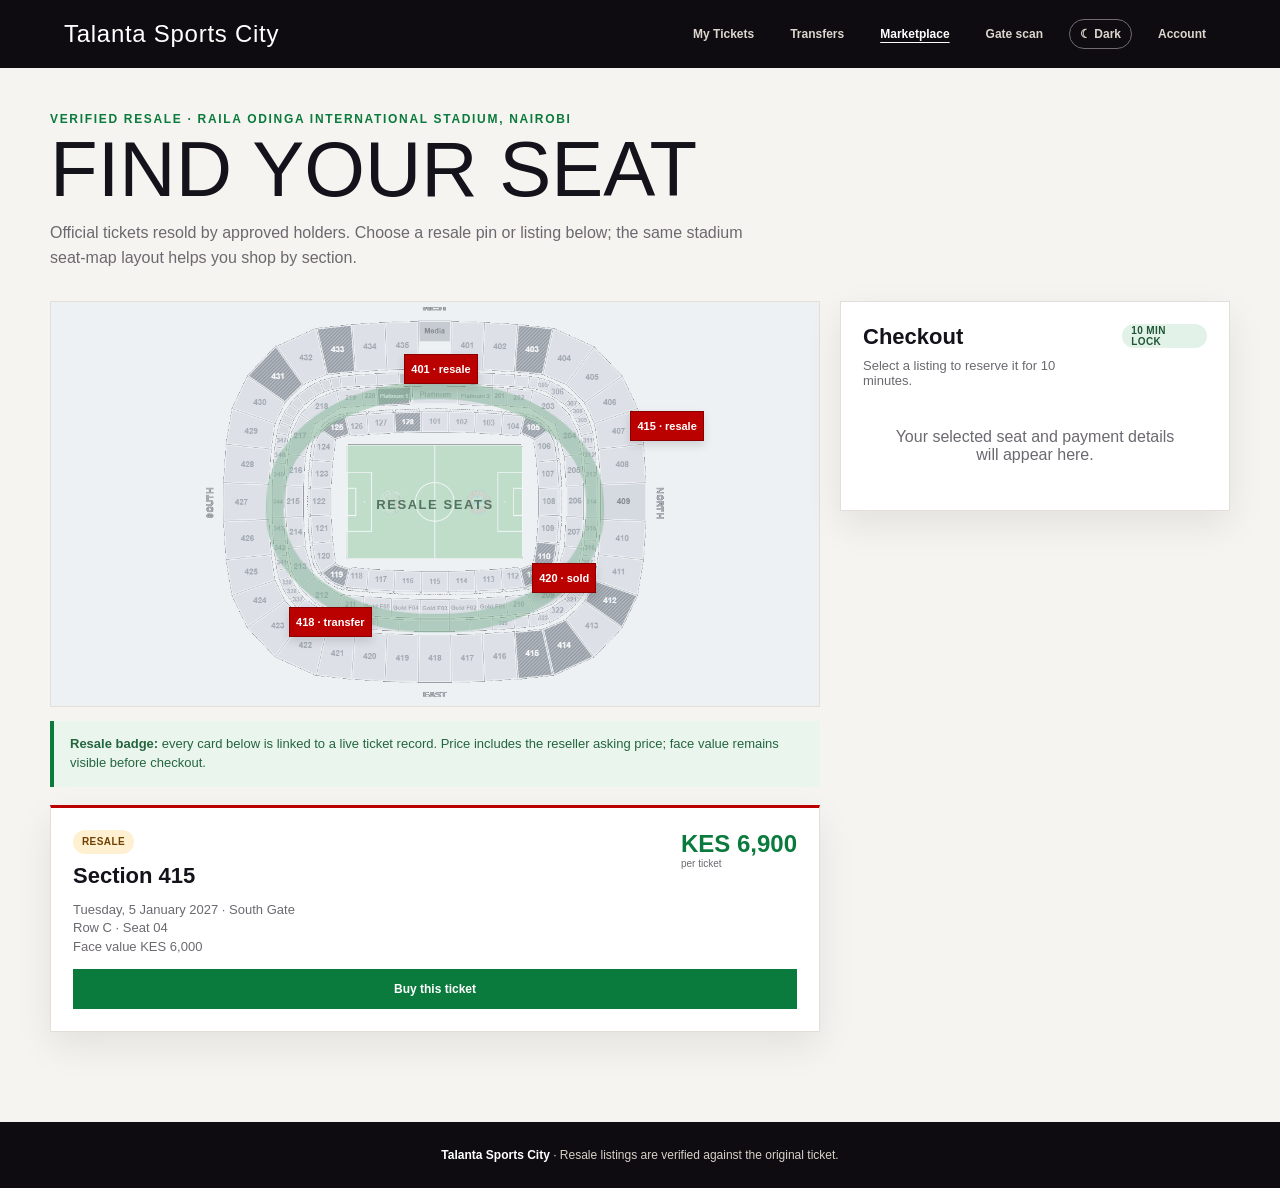
<file: talantasports/resale/fc-bayern-munchen-vs-afc-ajax/index.html>
<!doctype html>
<html lang="en">
<head>
  <meta charset="utf-8"><meta name="viewport" content="width=device-width, initial-scale=1">
  <title>Resale tickets · Bayern Munich vs Ajax</title>
  <link rel="stylesheet" href="../../resale.css">
</head>
<body>
  <script src="../../resale-app.js"></script><script>WT.boot();</script>
  <div id="shell"></div>
  <main class="page" id="main"></main>
  <footer><a href="../../">Talanta Sports City</a> · Resale listings are verified against the original ticket.</footer>
  <script>
    (function () {
      var main = document.getElementById('main'), selected = null, lockTimer = null;
      function render() {
        var requestedListing = new URLSearchParams(window.location.search).get('listing'), listings = WT.getListings().filter(function (listing) { return listing.status === 'active' && (listing.visibility === 'public' || listing.id === requestedListing) && listing.expiry > WT.now(); }), tickets = WT.getTickets();
        document.getElementById('shell').innerHTML = WT.nav('../../', 'marketplace', false);
        if (!WT.settings().resaleEnabled) { main.innerHTML = '<p class="eyebrow">Marketplace</p><h1>Resale paused</h1><div class="notice warn">Resale listings are temporarily disabled by an administrator. Please check back later.</div>'; return; }
        main.innerHTML = '<p class="eyebrow">Verified resale · ' + WT.esc(WT.EVENT.venue) + '</p><h1>Find your seat</h1><p class="lede">Official tickets resold by approved holders. Choose a resale pin or listing below; the same stadium seat-map layout helps you shop by section.</p><div class="market-grid"><section><div class="seat-map"><img src="../../brand/stadium/stadium-seating-map-transparent.png" alt="Stadium seat map"><button class="seat-pin pin-a" data-section="401">401 · resale</button><button class="seat-pin pin-b" data-section="415">415 · resale</button><button class="seat-pin pin-c" data-section="418">418 · transfer</button><button class="seat-pin pin-d" data-section="420">420 · sold</button></div><div class="notice" style="margin-top:14px"><strong>Resale badge:</strong> every card below is linked to a live ticket record. Price includes the reseller asking price; face value remains visible before checkout.</div><div class="grid" id="listing-grid" style="margin-top:18px">' + (listings.length ? listings.map(function (listing) { var ticket = tickets.filter(function (item) { return item.key === listing.ticketKey; })[0]; return ticket ? listingCard(listing, ticket) : ''; }).join('') : '<div class="card empty">No public resale listings are available for this event.</div>') + '</div></section><aside class="card lock-panel" id="checkout"><div class="card-header"><div><h2>Checkout</h2><p>Select a listing to reserve it for 10 minutes.</p></div><span class="badge" id="checkout-badge">10 min lock</span></div><div id="checkout-body"><div class="empty">Your selected seat and payment details will appear here.</div></div></aside></div>';
        bindListings(); if (selected) selectListing(selected.id); else bindSeatPins();
      }
      function listingCard(listing, ticket) { return '<article class="card listing-card" data-listing="' + WT.esc(listing.id) + '" data-section="' + WT.esc(ticket.section) + '"><div class="listing-top"><div><span class="badge listed">' + (listing.visibility === 'private' ? 'Private resale' : 'Resale') + '</span><h2 style="margin:9px 0 0">Section ' + WT.esc(ticket.section) + '</h2></div><div class="price">' + WT.money(listing.price) + '<small>per ticket</small></div></div><p>' + WT.esc(WT.EVENT.date) + ' · ' + WT.esc(ticket.gate) + '<br>Row ' + WT.esc(ticket.row) + ' · Seat ' + WT.esc(ticket.seat) + '<br><span class="muted">Face value ' + WT.money(ticket.faceValue) + '</span></p><button class="button choose-listing" data-id="' + WT.esc(listing.id) + '">Buy this ticket</button></article>'; }
      function bindListings() { document.querySelectorAll('.choose-listing').forEach(function (button) { button.addEventListener('click', function () { var listing = WT.getListings().filter(function (item) { return item.id === button.dataset.id; })[0]; if (listing) selectListing(listing.id); }); }); bindSeatPins(); }
      function bindSeatPins() { document.querySelectorAll('.seat-pin').forEach(function (pin) { pin.addEventListener('click', function () { var card = document.querySelector('.listing-card[data-section="' + pin.dataset.section + '"]'); if (card) { card.scrollIntoView({ behavior: 'smooth', block: 'center' }); card.classList.add('selected'); window.setTimeout(function () { card.classList.remove('selected'); }, 1600); var button = card.querySelector('.choose-listing'); button.click(); } else WT.toast('No live public listing in section ' + pin.dataset.section + '.'); }); }); }
      function selectListing(id) {
        selected = WT.getListings().filter(function (listing) { return listing.id === id && listing.status === 'active' && listing.expiry > WT.now(); })[0]; if (!selected) { WT.toast('That listing is no longer available.', 'error'); render(); return; }
        var ticket = WT.getTicket(selected.ticketKey); document.querySelectorAll('.listing-card').forEach(function (card) { card.classList.toggle('selected', card.dataset.listing === id); });
        var lockRows = WT.read(WT.KEYS.locks, {}), lock = lockRows[id]; if (!lock || lock.expiresAt <= WT.now()) { lock = { id: WT.uid('LOCK'), listingId: id, expiresAt: WT.now() + 10 * 60000 }; lockRows[id] = lock; WT.write(WT.KEYS.locks, lockRows); WT.audit('checkout.lock.created', id + ' locked for 10 minutes'); }
        document.getElementById('checkout-body').innerHTML = '<div class="ticket-pass"><span class="badge listed">Resale</span><div class="pass-event" style="margin-top:9px">Section ' + WT.esc(ticket.section) + ' · Row ' + WT.esc(ticket.row) + ' · Seat ' + WT.esc(ticket.seat) + '</div><p class="muted">' + WT.esc(WT.EVENT.name) + ' · ' + WT.esc(WT.EVENT.date) + '</p><p>Face value ' + WT.money(ticket.faceValue) + ' · <strong>' + WT.money(selected.price) + ' asking price</strong></p></div><p class="help">Reservation expires in <span class="timer" id="lock-countdown"></span>. The ticket is released automatically if payment is not completed.</p><form id="pay-form"><div class="form-grid"><div class="field full"><label for="buyer-name">Buyer name</label><input id="buyer-name" required placeholder="Your full name"></div><div class="field"><label for="buyer-phone">Phone</label><input id="buyer-phone" required placeholder="+254712345678"></div><div class="field"><label for="buyer-email">Email</label><input id="buyer-email" type="email" required placeholder="you@example.com"></div><div class="field full"><label for="payment-method">Payment method</label><select id="payment-method"><option>M-Pesa STK Push</option><option>Card</option></select></div></div><div class="action-row"><button class="button" type="submit">Pay ' + WT.money(selected.price) + '</button></div></form>';
        document.getElementById('pay-form').addEventListener('submit', completePurchase); updateCountdown(lock.expiresAt);
      }
      function updateCountdown(expiresAt) { window.clearInterval(lockTimer); function tick() { var remaining = Math.max(0, expiresAt - WT.now()), seconds = Math.floor(remaining / 1000), label = Math.floor(seconds / 60) + ':' + String(seconds % 60).padStart(2, '0'), target = document.getElementById('lock-countdown'); if (target) target.textContent = label; if (!remaining) { window.clearInterval(lockTimer); var locks = WT.read(WT.KEYS.locks, {}); delete locks[selected.id]; WT.write(WT.KEYS.locks, locks); WT.audit('checkout.lock.released', selected.id + ' released after timeout'); WT.toast('The 10-minute reservation expired.'); render(); } } tick(); lockTimer = window.setInterval(tick, 1000); }
      function completePurchase(event) { event.preventDefault(); if (!selected) return; var locks = WT.read(WT.KEYS.locks, {}), lock = locks[selected.id]; if (!lock || lock.expiresAt <= WT.now()) { WT.toast('Your reservation expired. Please select the listing again.', 'error'); render(); return; } var rows = WT.getListings(), listing = rows.filter(function (item) { return item.id === selected.id; })[0], ticketRows = WT.getTickets(), ticket = ticketRows.filter(function (item) { return item.key === selected.ticketKey; })[0]; if (!listing || !ticket || listing.status !== 'active') { WT.toast('This ticket was just purchased by another buyer.', 'error'); render(); return; } listing.status = 'sold'; listing.soldAt = WT.now(); ticket.status = 'held'; ticket.owner = document.getElementById('buyer-email').value.trim(); ticket.holderName = document.getElementById('buyer-name').value.trim(); delete locks[selected.id]; WT.write(WT.KEYS.listings, rows); WT.write(WT.KEYS.tickets, ticketRows); WT.write(WT.KEYS.locks, locks); WT.audit('resale.purchase.completed', selected.id + ' paid via ' + document.getElementById('payment-method').value + '; ownership moved to buyer'); WT.toast('Payment successful. Ticket ownership moved to ' + ticket.holderName + '.'); selected = null; window.clearInterval(lockTimer); render(); }
      WT.boot(); render();
    }());
  </script>
</body>
</html>
</file>
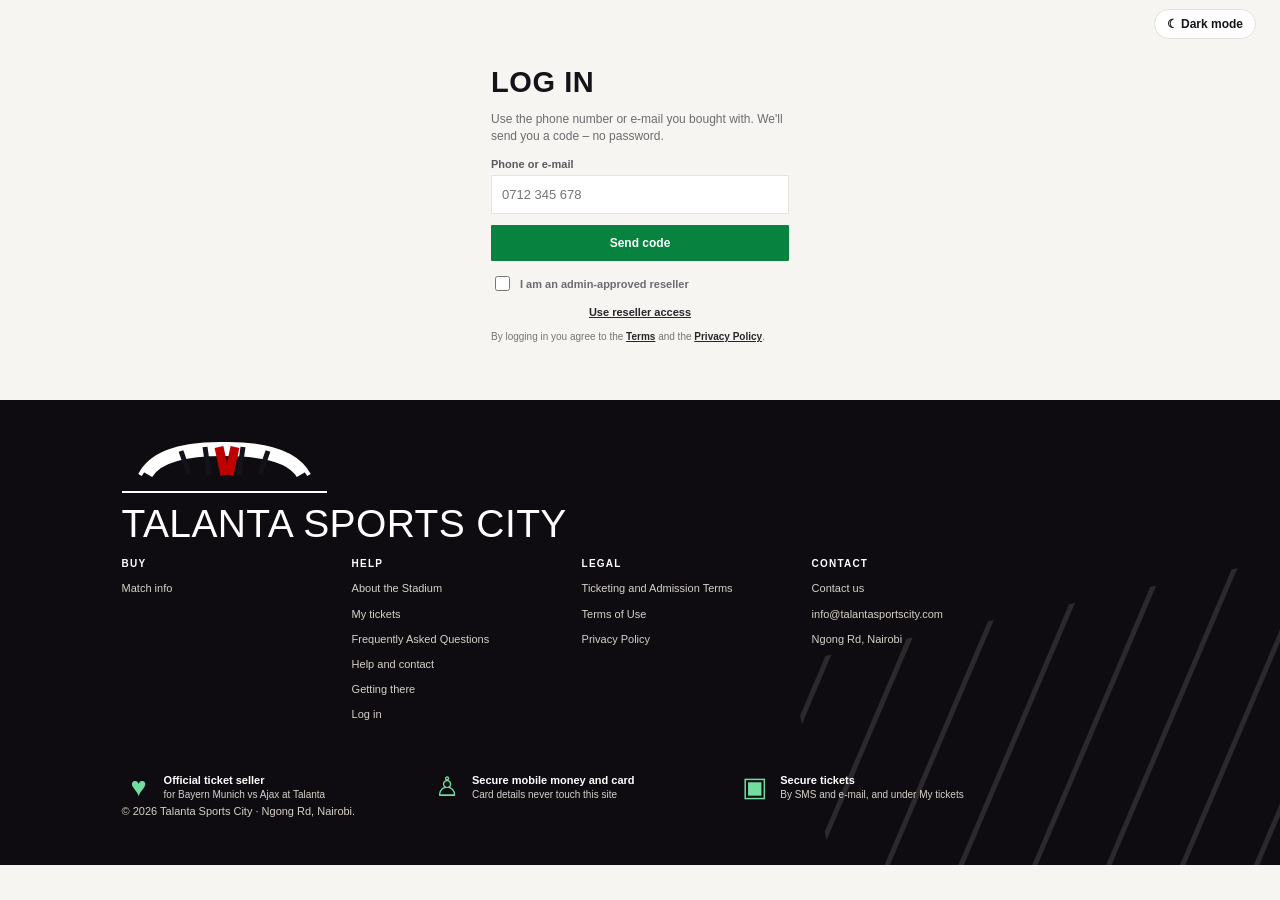
<file: talantasports/reseller/transfers/index.html>
<!doctype html>
<html lang="en">
<head>
  <meta charset="utf-8"><meta name="viewport" content="width=device-width, initial-scale=1">
  <title>Transfers · Talanta Sports City</title>
  <link rel="stylesheet" href="../../resale.css">
</head>
<body>
  <script src="../../resale-app.js"></script><script>WT.boot();</script>
  <div id="shell"></div>
  <main class="page" id="main"></main>
  <footer><a href="../../">Talanta Sports City</a> · Secure ticket transfer</footer>
  <script>
    (function () {
      var main = document.getElementById('main'), queryTicket = new URLSearchParams(window.location.search).get('ticket'), resellerOtpValue = null;
      function render() {
        var transfers = WT.getTransfers(), tickets = WT.getTickets(), current = WT.auth() || {};
        document.getElementById('shell').innerHTML = WT.nav('../../', 'transfers', true);
        main.innerHTML = '<p class="eyebrow">Module B · OTP transfer</p><h1>Transfer to a client</h1><p class="lede">Choose a held ticket, enter the client details, then confirm the hand-off with an OTP sent to your registered reseller phone.</p>' +
          '<div class="grid" style="grid-template-columns:minmax(0,1fr) minmax(300px,.8fr);align-items:start"><section class="card"><div class="card-header"><div><h2>New transfer</h2><p>Reseller authorisation goes to ' + WT.esc(current.registeredPhone || '+254 712 345 678') + '.</p></div><span class="badge">OTP protected</span></div><form id="transfer-form"><div class="form-grid"><div class="field full"><label for="ticket">Ticket</label><select id="ticket" required>' + tickets.filter(function (ticket) { return ticket.status === 'held'; }).map(function (ticket) { return '<option value="' + WT.esc(ticket.key) + '" ' + (queryTicket === ticket.key ? 'selected' : '') + '>' + WT.esc(ticket.publicRef) + ' · Section ' + WT.esc(ticket.section) + ' / Row ' + WT.esc(ticket.row) + ' / Seat ' + WT.esc(ticket.seat) + ' · ' + WT.money(ticket.faceValue) + '</option>'; }).join('') + '</select></div><div class="field"><label for="client-name">Client full name</label><input id="client-name" required placeholder="Amina Wanjiku"></div><div class="field"><label for="client-phone">Client phone</label><input id="client-phone" required placeholder="+254712345678" pattern="[+]2547[0-9]{8}"><span class="help">E.164 format: +254 followed by 9 digits.</span></div><div class="field"><label for="client-email">Client email</label><input id="client-email" type="email" required placeholder="client@example.com"></div><div class="field"><label for="national-id">National ID <span class="muted">(optional)</span></label><input id="national-id" placeholder="Optional"></div></div><div class="action-row"><button class="button" type="submit">Send reseller OTP</button></div></form><div id="reseller-otp" style="display:none;margin-top:22px"><div class="notice">OTP sent to your registered reseller phone. In this local prototype, use the demo code shown below.</div><div class="otp-code" id="otp-code"></div><div class="field"><label for="reseller-code">Reseller OTP</label><input id="reseller-code" inputmode="numeric" maxlength="6" placeholder="6 digits"></div><div class="action-row"><button class="button" id="confirm-transfer" type="button">Authorise transfer</button></div></div></section>' +
          '<section class="card"><div class="card-header"><div><h2>Transfer history</h2><p>Revoke before scan-in and within the admin window.</p></div></div><div id="transfer-list">' + (transfers.length ? transfers.map(transferRow).join('') : '<div class="empty">No transfers yet.</div>') + '</div></section></div>';
        bind();
      }
      function transferRow(transfer) {
        var ticket = WT.getTicket(transfer.ticketKey), scanned = ticket && ticket.status === 'scanned', withinWindow = WT.now() < transfer.createdAt + WT.settings().transferRevocationHours * 3600000;
        return '<div class="ticket-pass" style="margin-bottom:12px"><div class="card-header"><div><h3>' + WT.esc(transfer.clientName) + '</h3><p>' + WT.esc(transfer.phone) + ' · ' + WT.esc(transfer.email) + '</p></div>' + WT.statusBadge(transfer.status) + '</div>' + (ticket ? WT.formatTicketDetails(ticket) : '<div class="muted">Ticket unavailable</div>') + '<div class="ticket-meta">Created ' + WT.dateTime(transfer.createdAt) + ' · Link expires ' + WT.dateTime(transfer.expiresAt) + '</div><div class="action-row"><a class="button small secondary" target="_blank" href="' + WT.esc(WT.publicTransferUrl(transfer.token)) + '">Open client link</a>' + (transfer.status === 'active' && !scanned && withinWindow ? '<button class="button small danger revoke-transfer" data-id="' + WT.esc(transfer.id) + '">Revoke</button>' : '') + (scanned ? '<span class="help">Final after scan-in.</span>' : '') + '</div></div>';
      }
      function bind() {
        document.getElementById('transfer-form').addEventListener('submit', function (event) { event.preventDefault(); var phone = document.getElementById('client-phone').value.trim(); if (!/^\+2547[0-9]{8}$/.test(phone)) { WT.toast('Use E.164 format, for example +254712345678.', 'error'); return; } resellerOtpValue = WT.sendOtp((WT.auth() || {}).registeredPhone || (WT.auth() || {}).identity || 'reseller', 'reseller-transfer'); document.getElementById('reseller-otp').style.display = 'block'; document.getElementById('otp-code').textContent = 'Demo reseller OTP: ' + resellerOtpValue; document.getElementById('reseller-code').focus(); });
        document.getElementById('confirm-transfer').addEventListener('click', confirmTransfer);
        document.querySelectorAll('.revoke-transfer').forEach(function (button) { button.addEventListener('click', function () { var rows = WT.getTransfers(), transfer = rows.filter(function (item) { return item.id === button.dataset.id; })[0], ticketRows = WT.getTickets(), ticket = transfer && ticketRows.filter(function (item) { return item.key === transfer.ticketKey; })[0]; if (!transfer || !ticket || ticket.status === 'scanned') { WT.toast('This transfer is already final.', 'error'); return; } transfer.status = 'revoked'; ticket.status = 'held'; WT.write(WT.KEYS.transfers, rows); WT.write(WT.KEYS.tickets, ticketRows); WT.audit('transfer.revoked', transfer.id + ' revoked before scan-in'); WT.toast('Transfer revoked.'); render(); }); });
      }
      function confirmTransfer() {
        var code = document.getElementById('reseller-code').value.trim(), current = WT.auth() || {}, target = current.registeredPhone || current.identity || 'reseller';
        if (!WT.verifyOtp(target, 'reseller-transfer', code)) { WT.toast('That reseller OTP is invalid or expired.', 'error'); return; }
        var key = document.getElementById('ticket').value, ticketRows = WT.getTickets(), ticket = ticketRows.filter(function (item) { return item.key === key; })[0];
        if (!ticket || ticket.status !== 'held') { WT.toast('Only held tickets can be transferred.', 'error'); return; }
        var transfer = { id: WT.uid('TRF'), ticketKey: key, clientName: document.getElementById('client-name').value.trim(), phone: document.getElementById('client-phone').value.trim(), email: document.getElementById('client-email').value.trim(), nationalId: document.getElementById('national-id').value.trim(), token: WT.uid('TKN') + '-' + Math.random().toString(36).slice(2, 8), status: 'active', createdAt: WT.now(), expiresAt: WT.now() + WT.settings().clientLinkExpiryHours * 3600000, clientOtpVerified: false };
        ticket.status = 'transferred'; ticket.holderName = transfer.clientName; var transfers = WT.getTransfers(); transfers.unshift(transfer); WT.write(WT.KEYS.transfers, transfers); WT.write(WT.KEYS.tickets, ticketRows); WT.audit('transfer.created', transfer.id + ' authorised by reseller; client SMS and email queued'); WT.toast('Transfer created. SMS and email queued.'); render();
      }
      if (WT.requireReseller('../../')) render();
    }());
  </script>
</body>
</html>
</file>
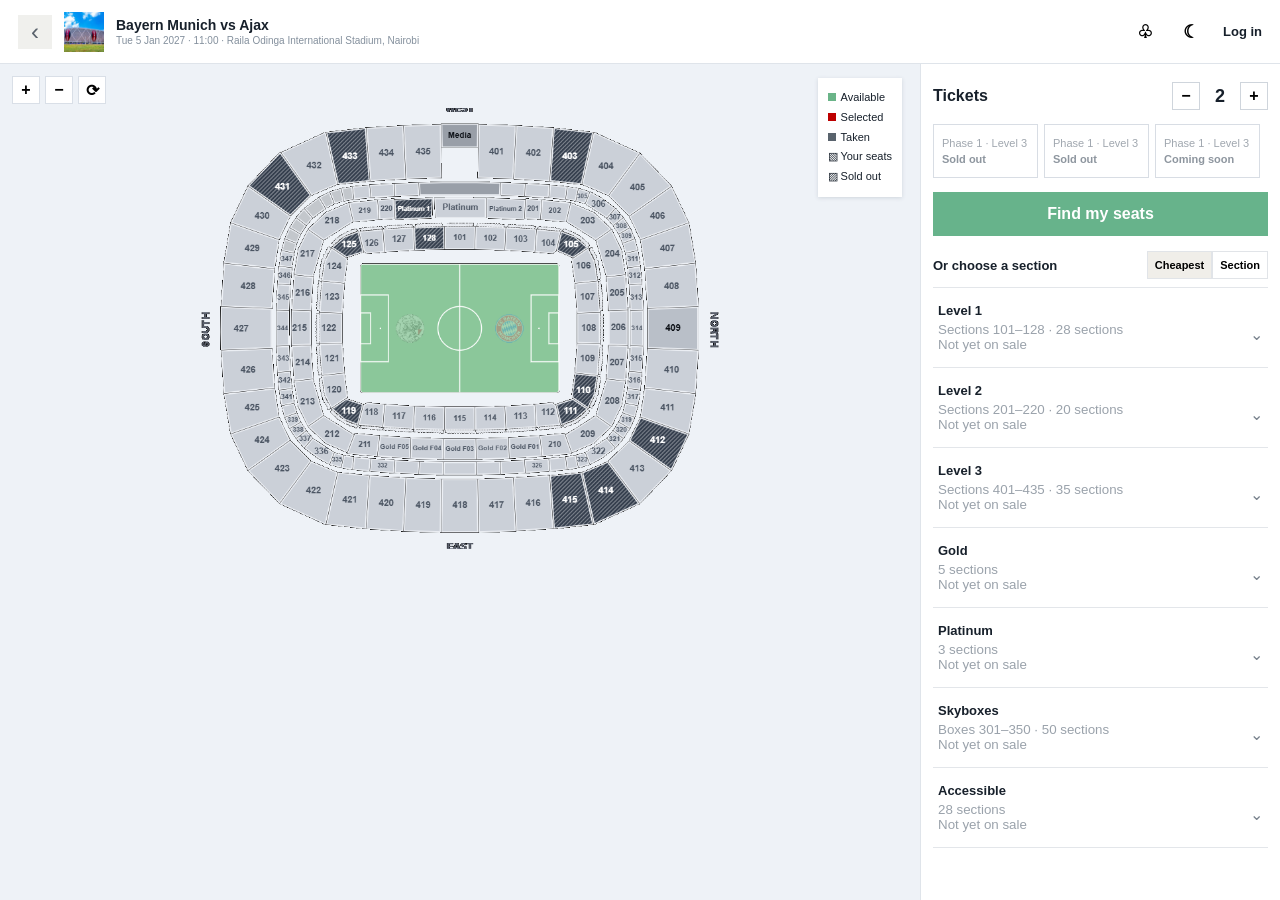
<file: talantasports/events/fc-bayern-munchen-vs-afc-ajax/seats/index.html>
<!doctype html>
<html lang="en">
<head>
    <meta charset="utf-8">
    <meta name="viewport" content="width=device-width, initial-scale=1">
    <title>Select seats · Bayern Munich vs Ajax</title>
    <style>
        :root { font-family: Arial, sans-serif; color: #17202b; background: #eef2f7; }
        * { box-sizing: border-box; }
        body { margin: 0; min-width: 320px; background: #eef2f7; }
        body.dark-mode { background: #0e0c10; color: #f5f1ea; }
        button { font: inherit; cursor: pointer; }
        .topbar { height: 64px; display: flex; align-items: center; gap: 12px; padding: 8px 18px; background: #fff; border-bottom: 1px solid #dfe4ea; }
        .back { width: 34px; height: 34px; border: 0; background: #f0f0ed; font-size: 24px; color: #59616b; }
        .event-thumb { width: 40px; height: 40px; object-fit: cover; }
        .event-title { font-weight: 700; font-size: 14px; }
        .event-meta { color: #84909d; font-size: 10px; margin-top: 2px; }
        .top-actions { margin-left: auto; display: flex; align-items: center; gap: 18px; font-size: 13px; font-weight: 700; }
        .icon-button { border: 0; background: transparent; font-size: 18px; }
        .icon-button[aria-label*="theme"] { min-width: 28px; }
        .login-link { color: inherit; text-decoration: none; }
        .login-link:hover, .login-link:focus { text-decoration: underline; }
        .page { display: grid; grid-template-columns: minmax(0, 1fr) 360px; min-height: calc(100vh - 64px); }
        .map-area { position: relative; min-height: 650px; padding: 26px; background: #eef2f7; overflow: hidden; }
        .map-tools { display: flex; gap: 5px; position: absolute; top: 12px; left: 12px; z-index: 2; }
        .map-tools button { width: 28px; height: 28px; border: 1px solid #d9dfe7; background: #fff; font-weight: 700; }
        .map-wrap { --map-zoom: 1; width: min(900px, 100%); aspect-ratio: 1280 / 659; margin: 15px auto; position: relative; background: transparent; transform: scale(var(--map-zoom)); transform-origin: center center; transition: transform .2s ease; }
        .real-map { position: absolute; inset: 0; width: 100%; height: 100%; object-fit: contain; display: block; }
        .map-wrap .stadium, .map-wrap .pitch, .map-wrap .map-label { display: none; }
        .map-wrap .section { opacity: 0; border: 0; background: transparent; color: transparent; }
        .stadium { position: absolute; inset: 5%; border-radius: 48% 48% 45% 45%; background: #d3d9e1; transform: perspective(500px) rotateX(4deg); box-shadow: inset 0 0 0 20px #c3cbd5, inset 0 0 0 52px #e8edf2; }
        .stadium::before { content: ''; position: absolute; inset: 19%; border-radius: 46%; background: #f5f6f7; box-shadow: inset 0 0 0 22px #d5dbe2, inset 0 0 0 48px #f2f4f6; }
        .pitch { position: absolute; inset: 32% 29%; background: #8fd09e; border: 4px solid #e4f3e7; box-shadow: inset 0 0 0 2px #75bd87; z-index: 1; }
        .pitch::before { content: ''; position: absolute; left: 50%; top: 0; bottom: 0; border-left: 2px solid #e4f3e7; }
        .pitch::after { content: ''; position: absolute; left: 38%; top: 30%; width: 24%; height: 33%; border: 2px solid #e4f3e7; border-radius: 50%; }
        .section { position: absolute; z-index: 3; border: 1px solid #aeb8c4; border-radius: 4px; background: #c4ccd6; color: #4e5965; font-size: 10px; padding: 7px 4px; min-width: 35px; text-align: center; }
        .section:hover, .section.selected { background: #bc0000; color: #fff; border-color: #8d0000; }
        .s1 { top: 3%; left: 42%; } .s2 { top: 8%; left: 54%; } .s3 { top: 18%; left: 67%; } .s4 { top: 36%; left: 78%; } .s5 { top: 57%; left: 76%; } .s6 { bottom: 7%; left: 61%; } .s7 { bottom: 4%; left: 43%; } .s8 { bottom: 10%; left: 25%; } .s9 { top: 58%; left: 8%; } .s10 { top: 36%; left: 8%; } .s11 { top: 17%; left: 20%; } .s12 { top: 9%; left: 31%; }
        .map-label { position: absolute; z-index: 4; font-size: 10px; font-weight: 700; color: #65717e; } .north { top: 0; left: 48%; } .south { bottom: 0; left: 47%; } .east { top: 48%; right: 0; } .west { top: 48%; left: 0; }
        .legend { position: absolute; right: 18px; top: 14px; padding: 10px; background: #fff; font-size: 11px; line-height: 1.8; box-shadow: 0 1px 4px #cfd5dc; }
        .dot { display: inline-block; width: 8px; height: 8px; margin-right: 5px; background: #6ab488; } .dot.selected { background: #bd0000; } .dot.taken { background: #59636d; }
        .side { background: #fff; border-left: 1px solid #dfe4ea; padding: 18px 12px; }
        .side-head { display: flex; align-items: center; justify-content: space-between; font-weight: 700; margin-bottom: 14px; }
        .counter { display: flex; align-items: center; gap: 15px; } .counter button { width: 28px; height: 28px; border: 1px solid #cfd5dc; background: #fff; } .count { font-size: 18px; }
        .ticket-cards { display: flex; gap: 6px; overflow: hidden; margin-bottom: 14px; } .ticket-card { flex: 0 0 105px; border: 1px solid #d8dde4; padding: 12px 8px; color: #a0a7af; font-size: 11px; } .ticket-card strong { display: block; color: #8e969f; margin-top: 4px; }
        .find { width: 100%; padding: 13px; color: #fff; border: 0; background: #67b38b; font-weight: 700; } .find:hover { background: #4f9f76; }
        .choose { display: flex; justify-content: space-between; align-items: center; margin: 15px 0 8px; font-size: 13px; font-weight: 700; } .tabs button { border: 1px solid #e1e4e8; padding: 7px; background: #fff; font-size: 11px; } .tabs .active { background: #f0eee9; font-weight: 700; }
        .groups { border-top: 1px solid #e3e6ea; } .group { border-bottom: 1px solid #e3e6ea; padding: 15px 5px; cursor: pointer; } .group strong { display: block; font-size: 13px; } .group small { color: #9aa2ab; display: block; margin-top: 4px; } .group::after { content: '⌄'; float: right; margin-top: -27px; color: #77818c; }
        .status { margin-top: 12px; padding: 10px; background: #eef8f1; color: #2b7048; font-size: 12px; display: none; }
        body.dark-mode .topbar, body.dark-mode .side { color: #f5f1ea; background: #18151c; border-color: #3b3540; }
        body.dark-mode .map-area { background: #0e0c10; }
        body.dark-mode .back, body.dark-mode .map-tools button, body.dark-mode .counter button, body.dark-mode .tabs button { color: #f5f1ea; background: #211d26; border-color: #49414e; }
        body.dark-mode .legend, body.dark-mode .ticket-card { color: #f5f1ea; background: #211d26; border-color: #49414e; }
        body.dark-mode .ticket-card strong, body.dark-mode .event-meta, body.dark-mode .group small { color: #b6aeb9; }
        body.dark-mode .groups, body.dark-mode .group { border-color: #3b3540; }
        body.dark-mode .group::after { color: #b6aeb9; }
        body.dark-mode .tabs .active { background: #3a3340; }
        body.dark-mode .icon-button { color: #f5f1ea; }
        @media (max-width: 850px) { .page { grid-template-columns: 1fr; } .map-area { min-height: 480px; } .side { border-left: 0; border-top: 1px solid #dfe4ea; } .legend { right: 10px; } }
    </style>
</head>
<body>
    <header class="topbar">
        <button class="back" onclick="history.back()" aria-label="Go back">‹</button>
        <img class="event-thumb" src="../../../brand/stadium/stadium-exterior.png" alt="Stadium">
        <div><div class="event-title">Bayern Munich vs Ajax</div><div class="event-meta">Tue 5 Jan 2027 · 11:00 · Raila Odinga International Stadium, Nairobi</div></div>
        <div class="top-actions"><button class="icon-button" aria-label="Share">♧</button><button class="icon-button" id="theme-toggle" aria-label="Switch to dark mode">☾</button><a class="login-link" href="../../../login/">Log in</a></div>
    </header>
    <main class="page">
        <section class="map-area" aria-label="Select seats on stadium map">
            <div class="map-tools"><button id="zoom-in" aria-label="Zoom in">+</button><button id="zoom-out" aria-label="Zoom out">−</button><button id="reset-map" aria-label="Reset map">⟳</button></div>
            <div class="legend"><div><span class="dot"></span>Available</div><div><span class="dot selected"></span>Selected</div><div><span class="dot taken"></span>Taken</div><div>▧ Your seats</div><div>▨ Sold out</div></div>
            <div class="map-wrap" id="map">
                <img class="real-map" src="../../../brand/stadium/stadium-seating-map-transparent.png" alt="Stadium seating map">
                <div class="stadium"></div><div class="pitch"></div>
                <button class="section s1" data-section="401">401</button><button class="section s2" data-section="402">402</button><button class="section s3" data-section="403">403</button><button class="section s4" data-section="404">404</button><button class="section s5" data-section="405">405</button><button class="section s6" data-section="415">415</button><button class="section s7" data-section="416">416</button><button class="section s8" data-section="417">417</button><button class="section s9" data-section="418">418</button><button class="section s10" data-section="419">419</button><button class="section s11" data-section="420">420</button><button class="section s12" data-section="421">421</button>
                <span class="map-label north">NORTH</span><span class="map-label south">SOUTH</span><span class="map-label east">EAST</span><span class="map-label west">WEST</span>
            </div>
        </section>
        <aside class="side">
            <div class="side-head"><span>Tickets</span><div class="counter"><button id="minus">−</button><span class="count" id="count">2</span><button id="plus">+</button></div></div>
            <div class="ticket-cards"><div class="ticket-card">Phase 1 · Level 3<strong>Sold out</strong></div><div class="ticket-card">Phase 1 · Level 3<strong>Sold out</strong></div><div class="ticket-card">Phase 1 · Level 3<strong>Coming soon</strong></div></div>
            <button class="find" id="find">Find my seats</button>
            <div class="choose"><span>Or choose a section</span><div class="tabs"><button class="active">Cheapest</button><button>Section</button></div></div>
            <div class="groups"><div class="group"><strong>Level 1</strong><small>Sections 101–128 · 28 sections<br>Not yet on sale</small></div><div class="group"><strong>Level 2</strong><small>Sections 201–220 · 20 sections<br>Not yet on sale</small></div><div class="group"><strong>Level 3</strong><small>Sections 401–435 · 35 sections<br>Not yet on sale</small></div><div class="group"><strong>Gold</strong><small>5 sections<br>Not yet on sale</small></div><div class="group"><strong>Platinum</strong><small>3 sections<br>Not yet on sale</small></div><div class="group"><strong>Skyboxes</strong><small>Boxes 301–350 · 50 sections<br>Not yet on sale</small></div><div class="group"><strong>Accessible</strong><small>28 sections<br>Not yet on sale</small></div></div>
            <div class="status" id="status"></div>
        </aside>
    </main>
    <script>
        var count = 2;
        var countLabel = document.getElementById('count');
        document.getElementById('minus').onclick = function () { count = Math.max(1, count - 1); countLabel.textContent = count; };
        document.getElementById('plus').onclick = function () { count = Math.min(8, count + 1); countLabel.textContent = count; };
        var map = document.getElementById('map');
        var mapZoom = 1;
        function setMapZoom(value) {
            mapZoom = Math.max(1, Math.min(2.5, value));
            map.style.setProperty('--map-zoom', mapZoom);
        }
        document.getElementById('zoom-in').onclick = function () { setMapZoom(mapZoom + 0.25); };
        document.getElementById('zoom-out').onclick = function () { setMapZoom(mapZoom - 0.25); };
        document.getElementById('reset-map').onclick = function () { setMapZoom(1); };
        document.querySelectorAll('.section').forEach(function (section) { section.onclick = function () { document.querySelectorAll('.section').forEach(function (item) { item.classList.remove('selected'); }); section.classList.add('selected'); document.getElementById('status').style.display = 'block'; document.getElementById('status').textContent = 'Section ' + section.dataset.section + ' selected for ' + count + ' tickets.'; }; });
        document.getElementById('find').onclick = function () { var status = document.getElementById('status'); status.style.display = 'block'; status.textContent = 'Choose a highlighted stadium section to find available seats.'; };
        var themeToggle = document.getElementById('theme-toggle');
        function applyTheme(theme) {
            var dark = theme === 'dark';
            document.body.classList.toggle('dark-mode', dark);
            themeToggle.textContent = dark ? '☀' : '☾';
            themeToggle.setAttribute('aria-label', dark ? 'Switch to light mode' : 'Switch to dark mode');
            try { localStorage.setItem('webticket-theme', dark ? 'dark' : 'light'); } catch (ignore) {}
        }
        var savedTheme = 'light';
        try { savedTheme = localStorage.getItem('webticket-theme') || 'light'; } catch (ignore) {}
        applyTheme(savedTheme);
        themeToggle.onclick = function () { applyTheme(document.body.classList.contains('dark-mode') ? 'light' : 'dark'); };
    </script>
</body>
</html>
</file>
<file: talantasports/_next/static/chunks/1-ilyaf00jdmm.css>
@font-face {
    font-family: anton;
    src: url(../media/anton_latin_400_normal-s.p.2c_xnsc2yf3c2.woff2?dpl=0e15f630e-20261108213652)format("woff2");
    font-display: swap;
    font-weight: 400;
    font-style: normal
}

@font-face {
    font-family: anton Fallback;
    src: local(Arial);
    ascent-override: 127.93%;
    descent-override: 35.79%;
    line-gap-override: 0.0%;
    size-adjust: 91.94%
}

.anton_5ea1e632-module__q3zXcq__className {
    font-family: anton, anton Fallback
}

.anton_5ea1e632-module__q3zXcq__variable {
    --lp-font-anton: "anton", "anton Fallback"
}

@font-face {
    font-family: barlowCondensed;
    src: url(../media/barlow_condensed_latin_500_normal-s.p.3wun_rgcl0ums.woff2?dpl=0e15f630e-20261108213652)format("woff2");
    font-display: swap;
    font-weight: 500;
    font-style: normal
}

@font-face {
    font-family: barlowCondensed;
    src: url(../media/barlow_condensed_latin_700_normal-s.p.21s4tc4km7afu.woff2?dpl=0e15f630e-20261108213652)format("woff2");
    font-display: swap;
    font-weight: 700;
    font-style: normal
}

@font-face {
    font-family: barlowCondensed Fallback;
    src: local(Arial);
    ascent-override: 126.37%;
    descent-override: 25.27%;
    line-gap-override: 0.0%;
    size-adjust: 79.13%
}

.barlowcondensed_699285b2-module__matrIW__className {
    font-family: barlowCondensed, barlowCondensed Fallback
}

.barlowcondensed_699285b2-module__matrIW__variable {
    --lp-font-barlow-cond: "barlowCondensed", "barlowCondensed Fallback"
}

@font-face {
    font-family: barlow;
    src: url(../media/barlow_latin_400_normal-s.p.2g-m-43w4inzo.woff2?dpl=0e15f630e-20261108213652)format("woff2");
    font-display: swap;
    font-weight: 400;
    font-style: normal
}

@font-face {
    font-family: barlow Fallback;
    src: local(Arial);
    ascent-override: 103.13%;
    descent-override: 20.63%;
    line-gap-override: 0.0%;
    size-adjust: 96.96%
}

.barlow_f334ce14-module__erKDRa__className {
    font-family: barlow, barlow Fallback
}

.barlow_f334ce14-module__erKDRa__variable {
    --lp-font-barlow: "barlow", "barlow Fallback"
}

@font-face {
    font-family: poppins;
    src: url(../media/poppins_latin_600_normal-s.p.14nztc_w4mkh_.woff2?dpl=0e15f630e-20261108213652)format("woff2");
    font-display: swap;
    font-weight: 600;
    font-style: normal
}

@font-face {
    font-family: poppins Fallback;
    src: local(Arial);
    ascent-override: 90.85%;
    descent-override: 30.28%;
    line-gap-override: 8.65%;
    size-adjust: 115.57%
}

.poppins_2bcb24d4-module__ohJ7Oq__className {
    font-family: poppins, poppins Fallback
}

.poppins_2bcb24d4-module__ohJ7Oq__variable {
    --lp-font-poppins: "poppins", "poppins Fallback"
}

@font-face {
    font-family: siteBarlow;
    src: url(../media/barlow_latin_300_normal-s.p.2q03ybu9xya2l.woff2?dpl=0e15f630e-20261108213652)format("woff2");
    font-display: swap;
    font-weight: 300;
    font-style: normal
}

@font-face {
    font-family: siteBarlow;
    src: url(../media/barlow_latin_400_normal-s.p.2g-m-43w4inzo.woff2?dpl=0e15f630e-20261108213652)format("woff2");
    font-display: swap;
    font-weight: 400;
    font-style: normal
}

@font-face {
    font-family: siteBarlow;
    src: url(../media/barlow_latin_600_normal-s.p.20ymm9zt6h9oi.woff2?dpl=0e15f630e-20261108213652)format("woff2");
    font-display: swap;
    font-weight: 600;
    font-style: normal
}

@font-face {
    font-family: siteBarlow;
    src: url(../media/barlow_latin_700_normal-s.p.3vb5yshewhzs1.woff2?dpl=0e15f630e-20261108213652)format("woff2");
    font-display: swap;
    font-weight: 700;
    font-style: normal
}

@font-face {
    font-family: siteBarlow;
    src: url(../media/barlow_latin_800_normal-s.p.2rjc83gxf2xxe.woff2?dpl=0e15f630e-20261108213652)format("woff2");
    font-display: swap;
    font-weight: 800;
    font-style: normal
}

@font-face {
    font-family: siteBarlow Fallback;
    src: local(Arial);
    ascent-override: 103.13%;
    descent-override: 20.63%;
    line-gap-override: 0.0%;
    size-adjust: 96.96%
}

.sitebarlow_8c940755-module__WJABRW__className {
    font-family: siteBarlow, siteBarlow Fallback
}

.sitebarlow_8c940755-module__WJABRW__variable {
    --xp-font-barlow: "siteBarlow", "siteBarlow Fallback"
}

@font-face {
    font-family: siteAnton;
    src: url(../media/anton_latin_400_normal-s.p.2c_xnsc2yf3c2.woff2?dpl=0e15f630e-20261108213652)format("woff2");
    font-display: swap;
    font-weight: 400;
    font-style: normal
}

@font-face {
    font-family: siteAnton Fallback;
    src: local(Arial);
    ascent-override: 127.93%;
    descent-override: 35.79%;
    line-gap-override: 0.0%;
    size-adjust: 91.94%
}

.siteanton_1dd5537a-module__btJ42W__className {
    font-family: siteAnton, siteAnton Fallback
}

.siteanton_1dd5537a-module__btJ42W__variable {
    --xp-font-anton: "siteAnton", "siteAnton Fallback"
}

@font-face {
    font-family: ticketMichroma;
    src: url(../media/michroma_latin_400_normal-s.p.2_r_zosx1tjfc.woff2?dpl=0e15f630e-20261108213652)format("woff2");
    font-display: swap;
    font-weight: 400;
    font-style: normal
}

@font-face {
    font-family: ticketMichroma Fallback;
    src: local(Arial);
    ascent-override: 81.35%;
    descent-override: 18.69%;
    line-gap-override: 0.0%;
    size-adjust: 142.13%
}

.ticketmichroma_30a991b0-module__T60t-G__className {
    font-family: ticketMichroma, ticketMichroma Fallback
}

.ticketmichroma_30a991b0-module__T60t-G__variable {
    --xp-font-michroma: "ticketMichroma", "ticketMichroma Fallback"
}
</file>
<file: talantasports/_next/static/chunks/2bdfmh0gy1nn0.css>
@layer properties {
    @supports (((-webkit-hyphens: none)) and (not (margin-trim:inline))) or ((-moz-orient:inline) and (not (color:rgb(from red r g b)))) {
        *, :before, :after, ::backdrop {
            --tw-translate-x:0;
            --tw-translate-y: 0;
            --tw-translate-z: 0;
            --tw-rotate-x: initial;
            --tw-rotate-y: initial;
            --tw-rotate-z: initial;
            --tw-skew-x: initial;
            --tw-skew-y: initial;
            --tw-pan-x: initial;
            --tw-pan-y: initial;
            --tw-pinch-zoom: initial;
            --tw-scroll-snap-strictness: proximity;
            --tw-space-y-reverse: 0;
            --tw-divide-y-reverse: 0;
            --tw-border-style: solid;
            --tw-leading: initial;
            --tw-font-weight: initial;
            --tw-tracking: initial;
            --tw-ordinal: initial;
            --tw-slashed-zero: initial;
            --tw-numeric-figure: initial;
            --tw-numeric-spacing: initial;
            --tw-numeric-fraction: initial;
            --tw-shadow: 0 0 #0000;
            --tw-shadow-color: initial;
            --tw-shadow-alpha: 100%;
            --tw-inset-shadow: 0 0 #0000;
            --tw-inset-shadow-color: initial;
            --tw-inset-shadow-alpha: 100%;
            --tw-ring-color: initial;
            --tw-ring-shadow: 0 0 #0000;
            --tw-inset-ring-color: initial;
            --tw-inset-ring-shadow: 0 0 #0000;
            --tw-ring-inset: initial;
            --tw-ring-offset-width: 0px;
            --tw-ring-offset-color: #fff;
            --tw-ring-offset-shadow: 0 0 #0000;
            --tw-outline-style: solid;
            --tw-blur: initial;
            --tw-brightness: initial;
            --tw-contrast: initial;
            --tw-grayscale: initial;
            --tw-hue-rotate: initial;
            --tw-invert: initial;
            --tw-opacity: initial;
            --tw-saturate: initial;
            --tw-sepia: initial;
            --tw-drop-shadow: initial;
            --tw-drop-shadow-color: initial;
            --tw-drop-shadow-alpha: 100%;
            --tw-drop-shadow-size: initial;
            --tw-backdrop-blur: initial;
            --tw-backdrop-brightness: initial;
            --tw-backdrop-contrast: initial;
            --tw-backdrop-grayscale: initial;
            --tw-backdrop-hue-rotate: initial;
            --tw-backdrop-invert: initial;
            --tw-backdrop-opacity: initial;
            --tw-backdrop-saturate: initial;
            --tw-backdrop-sepia: initial;
            --tw-duration: initial;
            --tw-ease: initial;
            --tw-content: ""
        }
    }
}

@layer theme {
    :root,
    :host {
        --font-sans: ui-sans-serif, system-ui, sans-serif, "Apple Color Emoji", "Segoe UI Emoji", "Segoe UI Symbol", "Noto Color Emoji";
        --font-mono: ui-monospace, SFMono-Regular, Menlo, Monaco, Consolas, "Liberation Mono", "Courier New", monospace;
        --color-amber-50: #fffbeb;
        --color-zinc-300: #d4d4d8;
        --color-neutral-800: #262626;
        --color-neutral-900: #171717;
        --color-black: #000;
        --spacing: .25rem;
        --container-md: 28rem;
        --container-xl: 36rem;
        --container-2xl: 42rem;
        --container-3xl: 48rem;
        --container-6xl: 72rem;
        --text-xs: .75rem;
        --text-xs--line-height: calc(1 / .75);
        --text-sm: .875rem;
        --text-sm--line-height: calc(1.25 / .875);
        --text-base: 1rem;
        --text-base--line-height: calc(1.5 / 1);
        --text-lg: 1.125rem;
        --text-lg--line-height: calc(1.75 / 1.125);
        --text-xl: 1.25rem;
        --text-xl--line-height: calc(1.75 / 1.25);
        --text-2xl: 1.5rem;
        --text-2xl--line-height: calc(2 / 1.5);
        --text-3xl: 1.875rem;
        --text-3xl--line-height: calc(2.25 / 1.875);
        --text-4xl: 2.25rem;
        --text-4xl--line-height: calc(2.5 / 2.25);
        --text-5xl: 3rem;
        --text-5xl--line-height: 1;
        --text-6xl: 3.75rem;
        --text-6xl--line-height: 1;
        --font-weight-light: 300;
        --font-weight-normal: 400;
        --font-weight-medium: 500;
        --font-weight-semibold: 600;
        --font-weight-bold: 700;
        --font-weight-extrabold: 800;
        --tracking-wide: .025em;
        --leading-tight: 1.25;
        --leading-snug: 1.375;
        --leading-normal: 1.5;
        --ease-out: cubic-bezier(0, 0, .2, 1);
        --animate-spin: spin 1s linear infinite;
        --animate-pulse: pulse 2s cubic-bezier(.4, 0, .6, 1) infinite;
        --blur-sm: 8px;
        --aspect-video: 16 / 9;
        --default-transition-duration: .15s;
        --default-transition-timing-function: cubic-bezier(.4, 0, .2, 1);
        --default-font-family: var(--font-sans);
        --default-mono-font-family: var(--font-mono);
        --font-display: var(--font-display);
        --font-title: var(--font-title)
    }
    @supports (color:lab(0% 0 0)) {
        :root,
        :host {
            --color-amber-50: lab(98.6252% -.635922 8.42309);
            --color-zinc-300: lab(84.9837% .601262 -2.17986);
            --color-neutral-800: lab(15.204% 0 -.00000596046);
            --color-neutral-900: lab(7.78201% -.0000149012 0)
        }
    }
}

@layer base {
    *,
    :after,
    :before,
    ::backdrop {
        box-sizing: border-box;
        border: 0 solid;
        margin: 0;
        padding: 0
    }
    ::file-selector-button {
        box-sizing: border-box;
        border: 0 solid;
        margin: 0;
        padding: 0
    }
    html,
    :host {
        -webkit-text-size-adjust: 100%;
        tab-size: 4;
        line-height: 1.5;
        font-family: var(--default-font-family, ui-sans-serif, system-ui, sans-serif, "Apple Color Emoji", "Segoe UI Emoji", "Segoe UI Symbol", "Noto Color Emoji");
        font-feature-settings: var(--default-font-feature-settings, normal);
        font-variation-settings: var(--default-font-variation-settings, normal);
        -webkit-tap-highlight-color: transparent
    }
    hr {
        height: 0;
        color: inherit;
        border-top-width: 1px
    }
    abbr:where([title]) {
        -webkit-text-decoration: underline dotted;
        text-decoration: underline dotted
    }
    h1,
    h2,
    h3,
    h4,
    h5,
    h6 {
        font-size: inherit;
        font-weight: inherit
    }
    a {
        color: inherit;
        -webkit-text-decoration: inherit;
        -webkit-text-decoration: inherit;
        -webkit-text-decoration: inherit;
        -webkit-text-decoration: inherit;
        text-decoration: inherit
    }
    b,
    strong {
        font-weight: bolder
    }
    code,
    kbd,
    samp,
    pre {
        font-family: var(--default-mono-font-family, ui-monospace, SFMono-Regular, Menlo, Monaco, Consolas, "Liberation Mono", "Courier New", monospace);
        font-feature-settings: var(--default-mono-font-feature-settings, normal);
        font-variation-settings: var(--default-mono-font-variation-settings, normal);
        font-size: 1em
    }
    small {
        font-size: 80%
    }
    sub,
    sup {
        vertical-align: baseline;
        font-size: 75%;
        line-height: 0;
        position: relative
    }
    sub {
        bottom: -.25em
    }
    sup {
        top: -.5em
    }
    table {
        text-indent: 0;
        border-color: inherit;
        border-collapse: collapse
    }
    :-moz-focusring {
        outline: auto
    }
    progress {
        vertical-align: baseline
    }
    summary {
        display: list-item
    }
    ol,
    ul,
    menu {
        list-style: none
    }
    img,
    svg,
    video,
    canvas,
    audio,
    iframe,
    embed,
    object {
        vertical-align: middle;
        display: block
    }
    img,
    video {
        max-width: 100%;
        height: auto
    }
    button,
    input,
    select,
    optgroup,
    textarea {
        font: inherit;
        font-feature-settings: inherit;
        font-variation-settings: inherit;
        letter-spacing: inherit;
        color: inherit;
        opacity: 1;
        background-color: #0000;
        border-radius: 0
    }
    ::file-selector-button {
        font: inherit;
        font-feature-settings: inherit;
        font-variation-settings: inherit;
        letter-spacing: inherit;
        color: inherit;
        opacity: 1;
        background-color: #0000;
        border-radius: 0
    }
    :where(select:is([multiple], [size])) optgroup {
        font-weight: bolder
    }
    :where(select:is([multiple], [size])) optgroup option {
        padding-inline-start: 20px
    }
    ::file-selector-button {
        margin-inline-end: 4px
    }
    ::placeholder {
        opacity: 1
    }
    @supports (not ((-webkit-appearance:-apple-pay-button))) or (contain-intrinsic-size:1px) {
        ::placeholder {
            color: currentColor
        }
        @supports (color:color-mix(in lab, red, red)) {
            ::placeholder {
                color: color-mix(in oklab, currentcolor 50%, transparent)
            }
        }
    }
    textarea {
        resize: vertical
    }
    ::-webkit-search-decoration {
        -webkit-appearance: none
    }
    ::-webkit-date-and-time-value {
        min-height: 1lh;
        text-align: inherit
    }
    ::-webkit-datetime-edit {
        display: inline-flex
    }
    ::-webkit-datetime-edit-fields-wrapper {
        padding: 0
    }
    ::-webkit-datetime-edit {
        padding-block: 0
    }
    ::-webkit-datetime-edit-year-field {
        padding-block: 0
    }
    ::-webkit-datetime-edit-month-field {
        padding-block: 0
    }
    ::-webkit-datetime-edit-day-field {
        padding-block: 0
    }
    ::-webkit-datetime-edit-hour-field {
        padding-block: 0
    }
    ::-webkit-datetime-edit-minute-field {
        padding-block: 0
    }
    ::-webkit-datetime-edit-second-field {
        padding-block: 0
    }
    ::-webkit-datetime-edit-millisecond-field {
        padding-block: 0
    }
    ::-webkit-datetime-edit-meridiem-field {
        padding-block: 0
    }
    ::-webkit-calendar-picker-indicator {
        line-height: 1
    }
    :-moz-ui-invalid {
        box-shadow: none
    }
    button,
    input:where([type=button], [type=reset], [type=submit]) {
        appearance: button
    }
    ::file-selector-button {
        appearance: button
    }
    ::-webkit-inner-spin-button {
        height: auto
    }
    ::-webkit-outer-spin-button {
        height: auto
    }
    [hidden]:where(:not([hidden=until-found])) {
        display: none !important
    }
}

@layer components;
@layer utilities {
    .\@container {
        container-type: inline-size
    }
    .pointer-events-none {
        pointer-events: none
    }
    .invisible {
        visibility: hidden
    }
    .visible {
        visibility: visible
    }
    .sr-only {
        clip-path: inset(50%);
        white-space: nowrap;
        border-width: 0;
        width: 1px;
        height: 1px;
        margin: -1px;
        padding: 0;
        position: absolute;
        overflow: hidden
    }
    .absolute {
        position: absolute
    }
    .fixed {
        position: fixed
    }
    .relative {
        position: relative
    }
    .static {
        position: static
    }
    .sticky {
        position: sticky
    }
    .inset-0 {
        inset: calc(var(--spacing) * 0)
    }
    .inset-x-0 {
        inset-inline: calc(var(--spacing) * 0)
    }
    .inset-y-0 {
        inset-block: calc(var(--spacing) * 0)
    }
    .top-0 {
        top: calc(var(--spacing) * 0)
    }
    .top-1 {
        top: calc(var(--spacing) * 1)
    }
    .top-1\.5 {
        top: calc(var(--spacing) * 1.5)
    }
    .top-1\/2 {
        top: 50%
    }
    .top-2\.5 {
        top: calc(var(--spacing) * 2.5)
    }
    .top-3 {
        top: calc(var(--spacing) * 3)
    }
    .top-3\.5 {
        top: calc(var(--spacing) * 3.5)
    }
    .top-4 {
        top: calc(var(--spacing) * 4)
    }
    .top-24 {
        top: calc(var(--spacing) * 24)
    }
    .top-\[-3px\] {
        top: -3px
    }
    .top-\[3px\] {
        top: 3px
    }
    .top-\[calc\(50\%-26px\)\] {
        top: calc(50% - 26px)
    }
    .top-full {
        top: 100%
    }
    .-right-3\.5 {
        right: calc(var(--spacing) * -3.5)
    }
    .right-0 {
        right: calc(var(--spacing) * 0)
    }
    .right-1 {
        right: calc(var(--spacing) * 1)
    }
    .right-1\.5 {
        right: calc(var(--spacing) * 1.5)
    }
    .right-2 {
        right: calc(var(--spacing) * 2)
    }
    .right-2\.5 {
        right: calc(var(--spacing) * 2.5)
    }
    .right-3 {
        right: calc(var(--spacing) * 3)
    }
    .right-3\.5 {
        right: calc(var(--spacing) * 3.5)
    }
    .right-6 {
        right: calc(var(--spacing) * 6)
    }
    .right-\[-80\%\] {
        right: -80%
    }
    .bottom-0 {
        bottom: calc(var(--spacing) * 0)
    }
    .bottom-1 {
        bottom: calc(var(--spacing) * 1)
    }
    .bottom-2 {
        bottom: calc(var(--spacing) * 2)
    }
    .bottom-2\.5 {
        bottom: calc(var(--spacing) * 2.5)
    }
    .-left-3\.5 {
        left: calc(var(--spacing) * -3.5)
    }
    .left-0 {
        left: calc(var(--spacing) * 0)
    }
    .left-1\/2 {
        left: 50%
    }
    .left-2 {
        left: calc(var(--spacing) * 2)
    }
    .left-2\.5 {
        left: calc(var(--spacing) * 2.5)
    }
    .left-3 {
        left: calc(var(--spacing) * 3)
    }
    .left-\[3px\] {
        left: 3px
    }
    .left-\[25px\] {
        left: 25px
    }
    .left-\[calc\(50\%-4px\)\] {
        left: calc(50% - 4px)
    }
    .z-10 {
        z-index: 10
    }
    .z-20 {
        z-index: 20
    }
    .z-30 {
        z-index: 30
    }
    .z-40 {
        z-index: 40
    }
    .z-\[1\] {
        z-index: 1
    }
    .z-\[2\] {
        z-index: 2
    }
    .z-\[14\] {
        z-index: 14
    }
    .z-\[15\] {
        z-index: 15
    }
    .z-\[55\] {
        z-index: 55
    }
    .z-\[59\] {
        z-index: 59
    }
    .z-\[60\] {
        z-index: 60
    }
    .z-\[80\] {
        z-index: 80
    }
    .-order-1 {
        order: calc(1 * -1)
    }
    .col-span-2 {
        grid-column: span 2/span 2
    }
    .col-span-full {
        grid-column: 1/-1
    }
    .col-start-1 {
        grid-column-start: 1
    }
    .col-start-2 {
        grid-column-start: 2
    }
    .row-span-2 {
        grid-row: span 2/span 2
    }
    .row-span-3 {
        grid-row: span 3/span 3
    }
    .row-start-1 {
        grid-row-start: 1
    }
    .float-left {
        float: left
    }
    .container {
        width: 100%
    }
    @media (min-width:40rem) {
        .container {
            max-width: 40rem
        }
    }
    @media (min-width:48rem) {
        .container {
            max-width: 48rem
        }
    }
    @media (min-width:64rem) {
        .container {
            max-width: 64rem
        }
    }
    @media (min-width:80rem) {
        .container {
            max-width: 80rem
        }
    }
    @media (min-width:96rem) {
        .container {
            max-width: 96rem
        }
    }
    .m-0 {
        margin: calc(var(--spacing) * 0)
    }
    .m-2 {
        margin: calc(var(--spacing) * 2)
    }
    .m-26 {
        margin: calc(var(--spacing) * 26)
    }
    .m-32 {
        margin: calc(var(--spacing) * 32)
    }
    .m-40 {
        margin: calc(var(--spacing) * 40)
    }
    .m-178 {
        margin: calc(var(--spacing) * 178)
    }
    .-mx-0\.5 {
        margin-inline: calc(var(--spacing) * -.5)
    }
    .-mx-4 {
        margin-inline: calc(var(--spacing) * -4)
    }
    .-mx-5 {
        margin-inline: calc(var(--spacing) * -5)
    }
    .mx-auto {
        margin-inline: auto
    }
    .my-1\.5 {
        margin-block: calc(var(--spacing) * 1.5)
    }
    .my-2\.5 {
        margin-block: calc(var(--spacing) * 2.5)
    }
    .my-6 {
        margin-block: calc(var(--spacing) * 6)
    }
    .-mt-1 {
        margin-top: calc(var(--spacing) * -1)
    }
    .-mt-2 {
        margin-top: calc(var(--spacing) * -2)
    }
    .-mt-4 {
        margin-top: calc(var(--spacing) * -4)
    }
    .-mt-5 {
        margin-top: calc(var(--spacing) * -5)
    }
    .-mt-\[76px\] {
        margin-top: -76px
    }
    .mt-0\.5 {
        margin-top: calc(var(--spacing) * .5)
    }
    .mt-1 {
        margin-top: calc(var(--spacing) * 1)
    }
    .mt-1\.5 {
        margin-top: calc(var(--spacing) * 1.5)
    }
    .mt-2 {
        margin-top: calc(var(--spacing) * 2)
    }
    .mt-2\.5 {
        margin-top: calc(var(--spacing) * 2.5)
    }
    .mt-3 {
        margin-top: calc(var(--spacing) * 3)
    }
    .mt-3\.5 {
        margin-top: calc(var(--spacing) * 3.5)
    }
    .mt-4 {
        margin-top: calc(var(--spacing) * 4)
    }
    .mt-5 {
        margin-top: calc(var(--spacing) * 5)
    }
    .mt-6 {
        margin-top: calc(var(--spacing) * 6)
    }
    .mt-8 {
        margin-top: calc(var(--spacing) * 8)
    }
    .mt-9 {
        margin-top: calc(var(--spacing) * 9)
    }
    .mt-10 {
        margin-top: calc(var(--spacing) * 10)
    }
    .mt-\[3px\] {
        margin-top: 3px
    }
    .mt-\[18px\] {
        margin-top: 18px
    }
    .mt-\[22px\] {
        margin-top: 22px
    }
    .mt-\[26px\] {
        margin-top: 26px
    }
    .mt-\[30px\] {
        margin-top: 30px
    }
    .mt-auto {
        margin-top: auto
    }
    .mt-px {
        margin-top: 1px
    }
    .-mr-2\.5 {
        margin-right: calc(var(--spacing) * -2.5)
    }
    .mr-1 {
        margin-right: calc(var(--spacing) * 1)
    }
    .mr-3 {
        margin-right: calc(var(--spacing) * 3)
    }
    .mb-0 {
        margin-bottom: calc(var(--spacing) * 0)
    }
    .mb-0\.5 {
        margin-bottom: calc(var(--spacing) * .5)
    }
    .mb-1 {
        margin-bottom: calc(var(--spacing) * 1)
    }
    .mb-1\.5 {
        margin-bottom: calc(var(--spacing) * 1.5)
    }
    .mb-2 {
        margin-bottom: calc(var(--spacing) * 2)
    }
    .mb-2\.5 {
        margin-bottom: calc(var(--spacing) * 2.5)
    }
    .mb-3 {
        margin-bottom: calc(var(--spacing) * 3)
    }
    .mb-3\.5 {
        margin-bottom: calc(var(--spacing) * 3.5)
    }
    .mb-4 {
        margin-bottom: calc(var(--spacing) * 4)
    }
    .mb-6 {
        margin-bottom: calc(var(--spacing) * 6)
    }
    .mb-7 {
        margin-bottom: calc(var(--spacing) * 7)
    }
    .mb-\[18px\] {
        margin-bottom: 18px
    }
    .mb-\[22px\] {
        margin-bottom: 22px
    }
    .-ml-1 {
        margin-left: calc(var(--spacing) * -1)
    }
    .ml-1 {
        margin-left: calc(var(--spacing) * 1)
    }
    .ml-1\.5 {
        margin-left: calc(var(--spacing) * 1.5)
    }
    .ml-2 {
        margin-left: calc(var(--spacing) * 2)
    }
    .ml-9 {
        margin-left: calc(var(--spacing) * 9)
    }
    .ml-\[18px\] {
        margin-left: 18px
    }
    .ml-\[92px\] {
        margin-left: 92px
    }
    .ml-auto {
        margin-left: auto
    }
    .block {
        display: block
    }
    .contents {
        display: contents
    }
    .flex {
        display: flex
    }
    .grid {
        display: grid
    }
    .hidden {
        display: none
    }
    .inline {
        display: inline
    }
    .inline-block {
        display: inline-block
    }
    .inline-flex {
        display: inline-flex
    }
    .inline-grid {
        display: inline-grid
    }
    .table {
        display: table
    }
    .aspect-\[3\/2\] {
        aspect-ratio: 3/2
    }
    .aspect-\[3\/4\] {
        aspect-ratio: 3/4
    }
    .aspect-\[4\/3\] {
        aspect-ratio: 4/3
    }
    .aspect-\[4\/5\] {
        aspect-ratio: 4/5
    }
    .aspect-\[16\/9\] {
        aspect-ratio: 16/9
    }
    .aspect-\[16\/10\] {
        aspect-ratio: 16/10
    }
    .aspect-square {
        aspect-ratio: 1
    }
    .aspect-video {
        aspect-ratio: var(--aspect-video)
    }
    .h-0\.5 {
        height: calc(var(--spacing) * .5)
    }
    .h-1 {
        height: calc(var(--spacing) * 1)
    }
    .h-1\.5 {
        height: calc(var(--spacing) * 1.5)
    }
    .h-2 {
        height: calc(var(--spacing) * 2)
    }
    .h-3 {
        height: calc(var(--spacing) * 3)
    }
    .h-3\.5 {
        height: calc(var(--spacing) * 3.5)
    }
    .h-4 {
        height: calc(var(--spacing) * 4)
    }
    .h-5 {
        height: calc(var(--spacing) * 5)
    }
    .h-6 {
        height: calc(var(--spacing) * 6)
    }
    .h-7 {
        height: calc(var(--spacing) * 7)
    }
    .h-8 {
        height: calc(var(--spacing) * 8)
    }
    .h-9 {
        height: calc(var(--spacing) * 9)
    }
    .h-10 {
        height: calc(var(--spacing) * 10)
    }
    .h-11 {
        height: calc(var(--spacing) * 11)
    }
    .h-12 {
        height: calc(var(--spacing) * 12)
    }
    .h-14 {
        height: calc(var(--spacing) * 14)
    }
    .h-16 {
        height: calc(var(--spacing) * 16)
    }
    .h-56 {
        height: calc(var(--spacing) * 56)
    }
    .h-\[5px\] {
        height: 5px
    }
    .h-\[9px\] {
        height: 9px
    }
    .h-\[18px\] {
        height: 18px
    }
    .h-\[22px\] {
        height: 22px
    }
    .h-\[30px\] {
        height: 30px
    }
    .h-\[44px\] {
        height: 44px
    }
    .h-\[52px\] {
        height: 52px
    }
    .h-\[56px\] {
        height: 56px
    }
    .h-\[60px\] {
        height: 60px
    }
    .h-\[76px\] {
        height: 76px
    }
    .h-\[84px\] {
        height: 84px
    }
    .h-\[88px\] {
        height: 88px
    }
    .h-\[100dvh\] {
        height: 100dvh
    }
    .h-\[240px\] {
        height: 240px
    }
    .h-\[300px\] {
        height: 300px
    }
    .h-\[calc\(100dvh-0\.75rem\)\] {
        height: calc(100dvh - .75rem)
    }
    .h-\[clamp\(72px\, 18vw\, 104px\)\] {
        height: clamp(72px, 18vw, 104px)
    }
    .h-\[min\(680px\, calc\(100dvh-170px\)\)\] {
        height: min(680px, 100dvh - 170px)
    }
    .h-auto {
        height: auto
    }
    .h-full {
        height: 100%
    }
    .max-h-72 {
        max-height: calc(var(--spacing) * 72)
    }
    .max-h-\[60vh\] {
        max-height: 60vh
    }
    .max-h-\[90vh\] {
        max-height: 90vh
    }
    .max-h-\[95dvh\] {
        max-height: 95dvh
    }
    .max-h-\[calc\(100vh-7rem\)\] {
        max-height: calc(100vh - 7rem)
    }
    .min-h-0 {
        min-height: calc(var(--spacing) * 0)
    }
    .min-h-10 {
        min-height: calc(var(--spacing) * 10)
    }
    .min-h-11 {
        min-height: calc(var(--spacing) * 11)
    }
    .min-h-12 {
        min-height: calc(var(--spacing) * 12)
    }
    .min-h-14 {
        min-height: calc(var(--spacing) * 14)
    }
    .min-h-16 {
        min-height: calc(var(--spacing) * 16)
    }
    .min-h-28 {
        min-height: calc(var(--spacing) * 28)
    }
    .min-h-\[38px\] {
        min-height: 38px
    }
    .min-h-\[50vh\] {
        min-height: 50vh
    }
    .min-h-\[52px\] {
        min-height: 52px
    }
    .min-h-\[58px\] {
        min-height: 58px
    }
    .min-h-\[64px\] {
        min-height: 64px
    }
    .min-h-\[68px\] {
        min-height: 68px
    }
    .min-h-\[72px\] {
        min-height: 72px
    }
    .min-h-\[76px\] {
        min-height: 76px
    }
    .min-h-\[84px\] {
        min-height: 84px
    }
    .min-h-\[88px\] {
        min-height: 88px
    }
    .min-h-\[104px\] {
        min-height: 104px
    }
    .min-h-\[120px\] {
        min-height: 120px
    }
    .min-h-\[150px\] {
        min-height: 150px
    }
    .min-h-\[180px\] {
        min-height: 180px
    }
    .min-h-\[220px\] {
        min-height: 220px
    }
    .min-h-\[260px\] {
        min-height: 260px
    }
    .min-h-\[480px\] {
        min-height: 480px
    }
    .min-h-\[520px\] {
        min-height: 520px
    }
    .min-h-\[calc\(100svh-64px\)\] {
        min-height: calc(100svh - 64px)
    }
    .min-h-\[min\(100svh\, 760px\)\] {
        min-height: min(100svh, 760px)
    }
    .min-h-full {
        min-height: 100%
    }
    .min-h-screen {
        min-height: 100vh
    }
    .w-0\.5 {
        width: calc(var(--spacing) * .5)
    }
    .w-1 {
        width: calc(var(--spacing) * 1)
    }
    .w-1\.5 {
        width: calc(var(--spacing) * 1.5)
    }
    .w-1\/2 {
        width: 50%
    }
    .w-2 {
        width: calc(var(--spacing) * 2)
    }
    .w-3 {
        width: calc(var(--spacing) * 3)
    }
    .w-3\.5 {
        width: calc(var(--spacing) * 3.5)
    }
    .w-3\/5 {
        width: 60%
    }
    .w-4 {
        width: calc(var(--spacing) * 4)
    }
    .w-4\/5 {
        width: 80%
    }
    .w-5 {
        width: calc(var(--spacing) * 5)
    }
    .w-6 {
        width: calc(var(--spacing) * 6)
    }
    .w-7 {
        width: calc(var(--spacing) * 7)
    }
    .w-8 {
        width: calc(var(--spacing) * 8)
    }
    .w-9 {
        width: calc(var(--spacing) * 9)
    }
    .w-10 {
        width: calc(var(--spacing) * 10)
    }
    .w-11 {
        width: calc(var(--spacing) * 11)
    }
    .w-12 {
        width: calc(var(--spacing) * 12)
    }
    .w-14 {
        width: calc(var(--spacing) * 14)
    }
    .w-16 {
        width: calc(var(--spacing) * 16)
    }
    .w-20 {
        width: calc(var(--spacing) * 20)
    }
    .w-56 {
        width: calc(var(--spacing) * 56)
    }
    .w-\[9px\] {
        width: 9px
    }
    .w-\[18px\] {
        width: 18px
    }
    .w-\[22px\] {
        width: 22px
    }
    .w-\[30\%\] {
        width: 30%
    }
    .w-\[30px\] {
        width: 30px
    }
    .w-\[35\%\] {
        width: 35%
    }
    .w-\[40\%\] {
        width: 40%
    }
    .w-\[52px\] {
        width: 52px
    }
    .w-\[54px\] {
        width: 54px
    }
    .w-\[60\%\] {
        width: 60%
    }
    .w-\[70\%\] {
        width: 70%
    }
    .w-\[80\%\] {
        width: 80%
    }
    .w-\[88px\] {
        width: 88px
    }
    .w-\[90px\] {
        width: 90px
    }
    .w-\[120px\] {
        width: 120px
    }
    .w-\[260\%\] {
        width: 260%
    }
    .w-\[calc\(100\%\+2\.5rem\)\] {
        width: calc(100% + 2.5rem)
    }
    .w-\[max\(100\%\, 340px\)\] {
        width: max(100%, 340px)
    }
    .w-auto {
        width: auto
    }
    .w-fit {
        width: fit-content
    }
    .w-full {
        width: 100%
    }
    .w-px {
        width: 1px
    }
    .max-w-2xl {
        max-width: var(--container-2xl)
    }
    .max-w-3xl {
        max-width: var(--container-3xl)
    }
    .max-w-6xl {
        max-width: var(--container-6xl)
    }
    .max-w-\[20ch\] {
        max-width: 20ch
    }
    .max-w-\[22ch\] {
        max-width: 22ch
    }
    .max-w-\[44ch\] {
        max-width: 44ch
    }
    .max-w-\[52ch\] {
        max-width: 52ch
    }
    .max-w-\[56ch\] {
        max-width: 56ch
    }
    .max-w-\[60ch\] {
        max-width: 60ch
    }
    .max-w-\[68ch\] {
        max-width: 68ch
    }
    .max-w-\[72ch\] {
        max-width: 72ch
    }
    .max-w-\[200px\] {
        max-width: 200px
    }
    .max-w-\[320px\] {
        max-width: 320px
    }
    .max-w-\[420px\] {
        max-width: 420px
    }
    .max-w-\[460px\] {
        max-width: 460px
    }
    .max-w-\[520px\] {
        max-width: 520px
    }
    .max-w-\[560px\] {
        max-width: 560px
    }
    .max-w-\[640px\] {
        max-width: 640px
    }
    .max-w-\[720px\] {
        max-width: 720px
    }
    .max-w-\[1160px\] {
        max-width: 1160px
    }
    .max-w-md {
        max-width: var(--container-md)
    }
    .max-w-none {
        max-width: none
    }
    .max-w-xl {
        max-width: var(--container-xl)
    }
    .min-w-0 {
        min-width: calc(var(--spacing) * 0)
    }
    .min-w-7 {
        min-width: calc(var(--spacing) * 7)
    }
    .min-w-\[26px\] {
        min-width: 26px
    }
    .min-w-\[30px\] {
        min-width: 30px
    }
    .min-w-\[52px\] {
        min-width: 52px
    }
    .min-w-\[58px\] {
        min-width: 58px
    }
    .min-w-\[92px\] {
        min-width: 92px
    }
    .min-w-\[130px\] {
        min-width: 130px
    }
    .min-w-\[140px\] {
        min-width: 140px
    }
    .min-w-\[144px\] {
        min-width: 144px
    }
    .flex-1 {
        flex: 1
    }
    .flex-\[0_0_100\%\] {
        flex: 0 0 100%
    }
    .flex-none {
        flex: none
    }
    .shrink {
        flex-shrink: 1
    }
    .shrink-0 {
        flex-shrink: 0
    }
    .grow {
        flex-grow: 1
    }
    .basis-\[58\%\] {
        flex-basis: 58%
    }
    .basis-\[70\%\] {
        flex-basis: 70%
    }
    .basis-full {
        flex-basis: 100%
    }
    .-translate-x-1\/2 {
        --tw-translate-x: calc(calc(1 / 2 * 100%) * -1);
        translate: var(--tw-translate-x) var(--tw-translate-y)
    }
    .-translate-y-1\/2 {
        --tw-translate-y: calc(calc(1 / 2 * 100%) * -1);
        translate: var(--tw-translate-x) var(--tw-translate-y)
    }
    .translate-y-\[20\%\] {
        --tw-translate-y: 20%;
        translate: var(--tw-translate-x) var(--tw-translate-y)
    }
    .rotate-45 {
        rotate: 45deg
    }
    .transform {
        transform: var(--tw-rotate-x, ) var(--tw-rotate-y, ) var(--tw-rotate-z, ) var(--tw-skew-x, ) var(--tw-skew-y, )
    }
    .animate-pulse {
        animation: var(--animate-pulse)
    }
    .animate-spin {
        animation: var(--animate-spin)
    }
    .cursor-default {
        cursor: default
    }
    .cursor-not-allowed {
        cursor: not-allowed
    }
    .cursor-pointer {
        cursor: pointer
    }
    .cursor-zoom-in {
        cursor: zoom-in
    }
    .touch-pan-y {
        --tw-pan-y: pan-y;
        touch-action: var(--tw-pan-x, ) var(--tw-pan-y, ) var(--tw-pinch-zoom, )
    }
    .resize {
        resize: both
    }
    .resize-y {
        resize: vertical
    }
    .snap-x {
        scroll-snap-type: x var(--tw-scroll-snap-strictness)
    }
    .snap-mandatory {
        --tw-scroll-snap-strictness: mandatory
    }
    .snap-center {
        scroll-snap-align: center
    }
    .snap-start {
        scroll-snap-align: start
    }
    .scroll-mt-20 {
        scroll-margin-top: calc(var(--spacing) * 20)
    }
    .scroll-mt-24 {
        scroll-margin-top: calc(var(--spacing) * 24)
    }
    .scroll-px-4 {
        scroll-padding-inline: calc(var(--spacing) * 4)
    }
    .\[scrollbar-width\:none\] {
        scrollbar-width: none
    }
    .list-decimal {
        list-style-type: decimal
    }
    .list-none {
        list-style-type: none
    }
    .appearance-none {
        appearance: none
    }
    .auto-cols-\[78\%\] {
        grid-auto-columns: 78%
    }
    .grid-flow-col {
        grid-auto-flow: column
    }
    .grid-cols-1 {
        grid-template-columns: repeat(1, minmax(0, 1fr))
    }
    .grid-cols-2 {
        grid-template-columns: repeat(2, minmax(0, 1fr))
    }
    .grid-cols-3 {
        grid-template-columns: repeat(3, minmax(0, 1fr))
    }
    .grid-cols-4 {
        grid-template-columns: repeat(4, minmax(0, 1fr))
    }
    .grid-cols-7 {
        grid-template-columns: repeat(7, minmax(0, 1fr))
    }
    .grid-cols-\[1fr_auto\] {
        grid-template-columns: 1fr auto
    }
    .grid-cols-\[3\.25rem_minmax\(0\, 1fr\)\] {
        grid-template-columns: 3.25rem minmax(0, 1fr)
    }
    .grid-cols-\[20px_1fr\] {
        grid-template-columns: 20px 1fr
    }
    .grid-cols-\[22px_1fr_auto\] {
        grid-template-columns: 22px 1fr auto
    }
    .grid-cols-\[24px_1fr\] {
        grid-template-columns: 24px 1fr
    }
    .grid-cols-\[28px_1fr\] {
        grid-template-columns: 28px 1fr
    }
    .grid-cols-\[30px_1fr\] {
        grid-template-columns: 30px 1fr
    }
    .grid-cols-\[36px_1fr\] {
        grid-template-columns: 36px 1fr
    }
    .grid-cols-\[40px_1fr\] {
        grid-template-columns: 40px 1fr
    }
    .grid-cols-\[44px_1fr\] {
        grid-template-columns: 44px 1fr
    }
    .grid-cols-\[52px_1fr\] {
        grid-template-columns: 52px 1fr
    }
    .grid-cols-\[56px_1fr\] {
        grid-template-columns: 56px 1fr
    }
    .grid-cols-\[62px_18px_1fr\] {
        grid-template-columns: 62px 18px 1fr
    }
    .grid-cols-\[64px_1fr\] {
        grid-template-columns: 64px 1fr
    }
    .grid-cols-\[64px_1fr_auto\] {
        grid-template-columns: 64px 1fr auto
    }
    .grid-cols-\[64px_minmax\(0\, 1fr\)_24px\] {
        grid-template-columns: 64px minmax(0, 1fr) 24px
    }
    .grid-cols-\[88px_1fr\] {
        grid-template-columns: 88px 1fr
    }
    .grid-cols-\[110px_1fr\] {
        grid-template-columns: 110px 1fr
    }
    .grid-cols-\[118px_minmax\(0\, 1fr\)\] {
        grid-template-columns: 118px minmax(0, 1fr)
    }
    .grid-cols-\[120px_minmax\(0\, 1fr\)\] {
        grid-template-columns: 120px minmax(0, 1fr)
    }
    .grid-cols-\[128px_1fr\] {
        grid-template-columns: 128px 1fr
    }
    .grid-cols-\[auto_1fr\] {
        grid-template-columns: auto 1fr
    }
    .grid-cols-\[auto_1fr_auto\] {
        grid-template-columns: auto 1fr auto
    }
    .grid-cols-\[minmax\(0\, 1fr\)\] {
        grid-template-columns: minmax(0, 1fr)
    }
    .grid-cols-\[minmax\(0\, 1fr\)_minmax\(0\, 1\.7fr\)_minmax\(0\, 1\.3fr\)\] {
        grid-template-columns: minmax(0, 1fr) minmax(0, 1.7fr) minmax(0, 1.3fr)
    }
    .grid-cols-\[repeat\(auto-fit\, minmax\(14rem\, 1fr\)\)\] {
        grid-template-columns: repeat(auto-fit, minmax(14rem, 1fr))
    }
    .grid-cols-\[repeat\(auto-fit\, minmax\(150px\, 1fr\)\)\] {
        grid-template-columns: repeat(auto-fit, minmax(150px, 1fr))
    }
    .flex-col {
        flex-direction: column
    }
    .flex-col-reverse {
        flex-direction: column-reverse
    }
    .flex-wrap {
        flex-wrap: wrap
    }
    .place-items-center {
        place-items: center
    }
    .content-center {
        align-content: center
    }
    .content-end {
        align-content: flex-end
    }
    .content-start {
        align-content: flex-start
    }
    .items-baseline {
        align-items: baseline
    }
    .items-center {
        align-items: center
    }
    .items-end {
        align-items: flex-end
    }
    .items-start {
        align-items: flex-start
    }
    .items-stretch {
        align-items: stretch
    }
    .justify-between {
        justify-content: space-between
    }
    .justify-center {
        justify-content: center
    }
    .justify-end {
        justify-content: flex-end
    }
    .justify-items-center {
        justify-items: center
    }
    .justify-items-start {
        justify-items: start
    }
    .gap-0 {
        gap: calc(var(--spacing) * 0)
    }
    .gap-0\.5 {
        gap: calc(var(--spacing) * .5)
    }
    .gap-1 {
        gap: calc(var(--spacing) * 1)
    }
    .gap-1\.5 {
        gap: calc(var(--spacing) * 1.5)
    }
    .gap-2 {
        gap: calc(var(--spacing) * 2)
    }
    .gap-2\.5 {
        gap: calc(var(--spacing) * 2.5)
    }
    .gap-3 {
        gap: calc(var(--spacing) * 3)
    }
    .gap-3\.5 {
        gap: calc(var(--spacing) * 3.5)
    }
    .gap-4 {
        gap: calc(var(--spacing) * 4)
    }
    .gap-5 {
        gap: calc(var(--spacing) * 5)
    }
    .gap-6 {
        gap: calc(var(--spacing) * 6)
    }
    .gap-8 {
        gap: calc(var(--spacing) * 8)
    }
    .gap-9 {
        gap: calc(var(--spacing) * 9)
    }
    .gap-\[3px\] {
        gap: 3px
    }
    .gap-\[5px\] {
        gap: 5px
    }
    .gap-\[6px\] {
        gap: 6px
    }
    .gap-\[10px\] {
        gap: 10px
    }
    .gap-\[14px\] {
        gap: 14px
    }
    .gap-\[18px\] {
        gap: 18px
    }
    :where(.space-y-1>:not(:last-child)) {
        --tw-space-y-reverse: 0;
        margin-block-start: calc(calc(var(--spacing) * 1) * var(--tw-space-y-reverse));
        margin-block-end: calc(calc(var(--spacing) * 1) * calc(1 - var(--tw-space-y-reverse)))
    }
    :where(.space-y-1\.5>:not(:last-child)) {
        --tw-space-y-reverse: 0;
        margin-block-start: calc(calc(var(--spacing) * 1.5) * var(--tw-space-y-reverse));
        margin-block-end: calc(calc(var(--spacing) * 1.5) * calc(1 - var(--tw-space-y-reverse)))
    }
    :where(.space-y-2>:not(:last-child)) {
        --tw-space-y-reverse: 0;
        margin-block-start: calc(calc(var(--spacing) * 2) * var(--tw-space-y-reverse));
        margin-block-end: calc(calc(var(--spacing) * 2) * calc(1 - var(--tw-space-y-reverse)))
    }
    :where(.space-y-2\.5>:not(:last-child)) {
        --tw-space-y-reverse: 0;
        margin-block-start: calc(calc(var(--spacing) * 2.5) * var(--tw-space-y-reverse));
        margin-block-end: calc(calc(var(--spacing) * 2.5) * calc(1 - var(--tw-space-y-reverse)))
    }
    :where(.space-y-3>:not(:last-child)) {
        --tw-space-y-reverse: 0;
        margin-block-start: calc(calc(var(--spacing) * 3) * var(--tw-space-y-reverse));
        margin-block-end: calc(calc(var(--spacing) * 3) * calc(1 - var(--tw-space-y-reverse)))
    }
    :where(.space-y-4>:not(:last-child)) {
        --tw-space-y-reverse: 0;
        margin-block-start: calc(calc(var(--spacing) * 4) * var(--tw-space-y-reverse));
        margin-block-end: calc(calc(var(--spacing) * 4) * calc(1 - var(--tw-space-y-reverse)))
    }
    :where(.space-y-6>:not(:last-child)) {
        --tw-space-y-reverse: 0;
        margin-block-start: calc(calc(var(--spacing) * 6) * var(--tw-space-y-reverse));
        margin-block-end: calc(calc(var(--spacing) * 6) * calc(1 - var(--tw-space-y-reverse)))
    }
    :where(.space-y-9>:not(:last-child)) {
        --tw-space-y-reverse: 0;
        margin-block-start: calc(calc(var(--spacing) * 9) * var(--tw-space-y-reverse));
        margin-block-end: calc(calc(var(--spacing) * 9) * calc(1 - var(--tw-space-y-reverse)))
    }
    :where(.space-y-10>:not(:last-child)) {
        --tw-space-y-reverse: 0;
        margin-block-start: calc(calc(var(--spacing) * 10) * var(--tw-space-y-reverse));
        margin-block-end: calc(calc(var(--spacing) * 10) * calc(1 - var(--tw-space-y-reverse)))
    }
    :where(.space-y-12>:not(:last-child)) {
        --tw-space-y-reverse: 0;
        margin-block-start: calc(calc(var(--spacing) * 12) * var(--tw-space-y-reverse));
        margin-block-end: calc(calc(var(--spacing) * 12) * calc(1 - var(--tw-space-y-reverse)))
    }
    :where(.space-y-\[3px\]>:not(:last-child)) {
        --tw-space-y-reverse: 0;
        margin-block-start: calc(3px * var(--tw-space-y-reverse));
        margin-block-end: calc(3px * calc(1 - var(--tw-space-y-reverse)))
    }
    :where(.space-y-\[26px\]>:not(:last-child)) {
        --tw-space-y-reverse: 0;
        margin-block-start: calc(26px * var(--tw-space-y-reverse));
        margin-block-end: calc(26px * calc(1 - var(--tw-space-y-reverse)))
    }
    .gap-x-1\.5 {
        column-gap: calc(var(--spacing) * 1.5)
    }
    .gap-x-2 {
        column-gap: calc(var(--spacing) * 2)
    }
    .gap-x-2\.5 {
        column-gap: calc(var(--spacing) * 2.5)
    }
    .gap-x-3 {
        column-gap: calc(var(--spacing) * 3)
    }
    .gap-x-3\.5 {
        column-gap: calc(var(--spacing) * 3.5)
    }
    .gap-x-4 {
        column-gap: calc(var(--spacing) * 4)
    }
    .gap-x-5 {
        column-gap: calc(var(--spacing) * 5)
    }
    .gap-x-6 {
        column-gap: calc(var(--spacing) * 6)
    }
    .gap-x-\[18px\] {
        column-gap: 18px
    }
    .gap-x-\[22px\] {
        column-gap: 22px
    }
    .gap-y-0\.5 {
        row-gap: calc(var(--spacing) * .5)
    }
    .gap-y-1 {
        row-gap: calc(var(--spacing) * 1)
    }
    .gap-y-1\.5 {
        row-gap: calc(var(--spacing) * 1.5)
    }
    .gap-y-2 {
        row-gap: calc(var(--spacing) * 2)
    }
    .gap-y-2\.5 {
        row-gap: calc(var(--spacing) * 2.5)
    }
    .gap-y-7 {
        row-gap: calc(var(--spacing) * 7)
    }
    :where(.divide-y>:not(:last-child)) {
        --tw-divide-y-reverse: 0;
        border-bottom-style: var(--tw-border-style);
        border-top-style: var(--tw-border-style);
        border-top-width: calc(1px * var(--tw-divide-y-reverse));
        border-bottom-width: calc(1px * calc(1 - var(--tw-divide-y-reverse)))
    }
    :where(.divide-border>:not(:last-child)) {
        border-color: var(--border)
    }
    .self-start {
        align-self: flex-start
    }
    .justify-self-center {
        justify-self: center
    }
    .justify-self-end {
        justify-self: flex-end
    }
    .justify-self-start {
        justify-self: flex-start
    }
    .truncate {
        text-overflow: ellipsis;
        white-space: nowrap;
        overflow: hidden
    }
    .overflow-auto {
        overflow: auto
    }
    .overflow-hidden {
        overflow: hidden
    }
    .overflow-x-auto {
        overflow-x: auto
    }
    .overflow-y-auto {
        overflow-y: auto
    }
    .overscroll-contain {
        overscroll-behavior: contain
    }
    .scroll-smooth {
        scroll-behavior: smooth
    }
    .rounded {
        border-radius: .25rem
    }
    .rounded-2xl,
    .rounded-\[2px\] {
        border-radius: 2px
    }
    .rounded-\[3px\] {
        border-radius: 3px
    }
    .rounded-\[6px_6px_6px_0\] {
        border-radius: 6px 6px 6px 0
    }
    .rounded-full {
        border-radius: 3.40282e38px
    }
    .rounded-lg {
        border-radius: 2px
    }
    .rounded-none {
        border-radius: 0
    }
    .rounded-sm,
    .rounded-xl {
        border-radius: 2px
    }
    .rounded-t-2xl {
        border-top-left-radius: 2px;
        border-top-right-radius: 2px
    }
    .\ !border-0 {
        border-style: var(--tw-border-style) !important;
        border-width: 0 !important
    }
    .border {
        border-style: var(--tw-border-style);
        border-width: 1px
    }
    .border-0 {
        border-style: var(--tw-border-style);
        border-width: 0
    }
    .border-2 {
        border-style: var(--tw-border-style);
        border-width: 2px
    }
    .border-4 {
        border-style: var(--tw-border-style);
        border-width: 4px
    }
    .border-\[1\.5px\] {
        border-style: var(--tw-border-style);
        border-width: 1.5px
    }
    .border-\[2\.5px\] {
        border-style: var(--tw-border-style);
        border-width: 2.5px
    }
    .border-\[3px\] {
        border-style: var(--tw-border-style);
        border-width: 3px
    }
    .border-t {
        border-top-style: var(--tw-border-style);
        border-top-width: 1px
    }
    .border-t-2 {
        border-top-style: var(--tw-border-style);
        border-top-width: 2px
    }
    .border-t-\[3px\] {
        border-top-style: var(--tw-border-style);
        border-top-width: 3px
    }
    .border-r {
        border-right-style: var(--tw-border-style);
        border-right-width: 1px
    }
    .border-r-2 {
        border-right-style: var(--tw-border-style);
        border-right-width: 2px
    }
    .border-r-\[1\.5px\] {
        border-right-style: var(--tw-border-style);
        border-right-width: 1.5px
    }
    .border-b-2 {
        border-bottom-style: var(--tw-border-style);
        border-bottom-width: 2px
    }
    .border-dashed {
        --tw-border-style: dashed;
        border-style: dashed
    }
    .border-\[color\:var\(--border\)\] {
        border-color: var(--border)
    }
    .border-accent {
        border-color: var(--primary)
    }
    .border-border {
        border-color: var(--border)
    }
    .border-control {
        border-color: var(--control)
    }
    .border-current {
        border-color: currentColor
    }
    .border-fill-line {
        border-color: var(--fill-line)
    }
    .border-ink {
        border-color: var(--ink)
    }
    .border-lp-amber {
        border-color: var(--lp-amber)
    }
    .border-lp-cta-border {
        border-color: var(--lp-cta-border)
    }
    .border-lp-divider {
        border-color: var(--lp-divider)
    }
    .border-lp-input-border {
        border-color: var(--lp-input-border)
    }
    .border-night-ink\/50 {
        border-color: var(--night-ink)
    }
    @supports (color:color-mix(in lab, red, red)) {
        .border-night-ink\/50 {
            border-color: color-mix(in oklab, var(--night-ink) 50%, transparent)
        }
    }
    .border-ok {
        border-color: var(--ok)
    }
    .border-pick {
        border-color: var(--pick)
    }
    .border-primary {
        border-color: var(--primary)
    }
    .border-surface-2 {
        border-color: var(--surface-2)
    }
    .border-tile-edge {
        border-color: var(--tile-edge)
    }
    .border-transparent {
        border-color: #0000
    }
    .border-white,
    .border-white\/20 {
        border-color: var(--xp-white)
    }
    @supports (color:color-mix(in lab, red, red)) {
        .border-white\/20 {
            border-color: color-mix(in oklab, var(--xp-white) 20%, transparent)
        }
    }
    .border-white\/25 {
        border-color: var(--xp-white)
    }
    @supports (color:color-mix(in lab, red, red)) {
        .border-white\/25 {
            border-color: color-mix(in oklab, var(--xp-white) 25%, transparent)
        }
    }
    .border-t-accent,
    .border-t-primary {
        border-top-color: var(--primary)
    }
    .border-t-white {
        border-top-color: var(--xp-white)
    }
    .bg-\[color-mix\(in_srgb\, var\(--primary\)_8\%\, var\(--surface\)\)\] {
        background-color: var(--primary)
    }
    @supports (color:color-mix(in lab, red, red)) {
        .bg-\[color-mix\(in_srgb\, var\(--primary\)_8\%\, var\(--surface\)\)\] {
            background-color: color-mix(in srgb, var(--primary) 8%, var(--surface))
        }
    }
    .bg-\[color\:var\(--bg\)\] {
        background-color: var(--bg)
    }
    .bg-\[color\:var\(--surface\)\] {
        background-color: var(--surface)
    }
    .bg-accent,
    .bg-accent\/10 {
        background-color: var(--primary)
    }
    @supports (color:color-mix(in lab, red, red)) {
        .bg-accent\/10 {
            background-color: color-mix(in oklab, var(--primary) 10%, transparent)
        }
    }
    .bg-amber-50 {
        background-color: var(--color-amber-50)
    }
    .bg-bad {
        background-color: var(--bad)
    }
    .bg-bad-bg {
        background-color: var(--bad-bg)
    }
    .bg-bg {
        background-color: var(--bg)
    }
    .bg-black\/40 {
        background-color: #0006
    }
    @supports (color:color-mix(in lab, red, red)) {
        .bg-black\/40 {
            background-color: color-mix(in oklab, var(--color-black) 40%, transparent)
        }
    }
    .bg-black\/95 {
        background-color: #000000f2
    }
    @supports (color:color-mix(in lab, red, red)) {
        .bg-black\/95 {
            background-color: color-mix(in oklab, var(--color-black) 95%, transparent)
        }
    }
    .bg-fill-line {
        background-color: var(--fill-line)
    }
    .bg-glass {
        background-color: var(--xp-glass)
    }
    .bg-glow {
        background-color: var(--ok)
    }
    .bg-ink {
        background-color: var(--ink)
    }
    .bg-lp-bg {
        background-color: var(--lp-bg)
    }
    .bg-lp-headline {
        background-color: var(--lp-headline)
    }
    .bg-lp-ink {
        background-color: var(--lp-ink)
    }
    .bg-muted {
        background-color: var(--muted)
    }
    .bg-night {
        background-color: var(--night)
    }
    .bg-night-2 {
        background-color: var(--night-2)
    }
    .bg-ok {
        background-color: var(--ok)
    }
    .bg-ok-bg {
        background-color: var(--ok-bg)
    }
    .bg-pick {
        background-color: var(--pick)
    }
    .bg-primary {
        background-color: var(--primary)
    }
    .bg-score {
        background-color: var(--score)
    }
    .bg-scrim {
        background-color: var(--xp-scrim)
    }
    .bg-surface {
        background-color: var(--surface)
    }
    .bg-surface-2 {
        background-color: var(--surface-2)
    }
    .bg-surface\/90 {
        background-color: var(--surface)
    }
    @supports (color:color-mix(in lab, red, red)) {
        .bg-surface\/90 {
            background-color: color-mix(in oklab, var(--surface) 90%, transparent)
        }
    }
    .bg-transparent {
        background-color: #0000
    }
    .bg-warn-bg {
        background-color: var(--warn-bg)
    }
    .bg-white,
    .bg-white\/10 {
        background-color: var(--xp-white)
    }
    @supports (color:color-mix(in lab, red, red)) {
        .bg-white\/10 {
            background-color: color-mix(in oklab, var(--xp-white) 10%, transparent)
        }
    }
    .bg-white\/12 {
        background-color: var(--xp-white)
    }
    @supports (color:color-mix(in lab, red, red)) {
        .bg-white\/12 {
            background-color: color-mix(in oklab, var(--xp-white) 12%, transparent)
        }
    }
    .bg-white\/15 {
        background-color: var(--xp-white)
    }
    @supports (color:color-mix(in lab, red, red)) {
        .bg-white\/15 {
            background-color: color-mix(in oklab, var(--xp-white) 15%, transparent)
        }
    }
    .bg-white\/50 {
        background-color: var(--xp-white)
    }
    @supports (color:color-mix(in lab, red, red)) {
        .bg-white\/50 {
            background-color: color-mix(in oklab, var(--xp-white) 50%, transparent)
        }
    }
    .bg-white\/60 {
        background-color: var(--xp-white)
    }
    @supports (color:color-mix(in lab, red, red)) {
        .bg-white\/60 {
            background-color: color-mix(in oklab, var(--xp-white) 60%, transparent)
        }
    }
    .bg-white\/\[0\.12\] {
        background-color: var(--xp-white)
    }
    @supports (color:color-mix(in lab, red, red)) {
        .bg-white\/\[0\.12\] {
            background-color: color-mix(in oklab, var(--xp-white) 12%, transparent)
        }
    }
    .bg-zinc-300\/70 {
        background-color: #d4d4d8b3
    }
    @supports (color:color-mix(in lab, red, red)) {
        .bg-zinc-300\/70 {
            background-color: color-mix(in oklab, var(--color-zinc-300) 70%, transparent)
        }
    }
    .bg-\[image\:var\(--xp-band\)\] {
        background-image: var(--xp-band)
    }
    .bg-\[image\:var\(--xp-city-shade\)\] {
        background-image: var(--xp-city-shade)
    }
    .bg-\[image\:var\(--xp-poster\)\] {
        background-image: var(--xp-poster)
    }
    .bg-\[image\:var\(--xp-stay-shade\)\] {
        background-image: var(--xp-stay-shade)
    }
    .\[mask-image\:linear-gradient\(to_bottom\, black_55\%\, transparent_100\%\)\] {
        -webkit-mask-image: linear-gradient(#000 55%, #0000 100%);
        mask-image: linear-gradient(#000 55%, #0000 100%)
    }
    .\[background-size\:max\(900px\, 100\%\)_auto\] {
        background-size: max(900px, 100%)
    }
    .bg-\[length\:auto_100\%\] {
        background-size: auto 100%
    }
    .bg-cover {
        background-size: cover
    }
    .\[background-position\:center_bottom\] {
        background-position: bottom
    }
    .bg-\[position\:50\%_92\%\] {
        background-position: 50% 92%
    }
    .bg-\[position\:50\%_100\%\] {
        background-position: 50% 100%
    }
    .bg-\[position\:60\%_85\%\] {
        background-position: 60% 85%
    }
    .bg-\[position\:center_88\%\] {
        background-position: 50% 88%
    }
    .bg-\[position\:center_90\%\] {
        background-position: 50% 90%
    }
    .bg-center {
        background-position: 50%
    }
    .bg-no-repeat {
        background-repeat: no-repeat
    }
    .fill-ink {
        fill: var(--ink)
    }
    .fill-lp-ink {
        fill: var(--lp-ink)
    }
    .fill-night {
        fill: var(--night)
    }
    .fill-white {
        fill: var(--xp-white)
    }
    .stroke-white {
        stroke: var(--xp-white)
    }
    .object-contain {
        object-fit: contain
    }
    .object-cover {
        object-fit: cover
    }
    .object-center {
        object-position: center
    }
    .p-0 {
        padding: calc(var(--spacing) * 0)
    }
    .p-0\.5 {
        padding: calc(var(--spacing) * .5)
    }
    .p-1 {
        padding: calc(var(--spacing) * 1)
    }
    .p-2 {
        padding: calc(var(--spacing) * 2)
    }
    .p-3 {
        padding: calc(var(--spacing) * 3)
    }
    .p-3\.5 {
        padding: calc(var(--spacing) * 3.5)
    }
    .p-4 {
        padding: calc(var(--spacing) * 4)
    }
    .p-5 {
        padding: calc(var(--spacing) * 5)
    }
    .p-6 {
        padding: calc(var(--spacing) * 6)
    }
    .p-\[3px\] {
        padding: 3px
    }
    .p-\[18px\] {
        padding: 18px
    }
    .p-\[22px\] {
        padding: 22px
    }
    .p-px {
        padding: 1px
    }
    .px-0\.5 {
        padding-inline: calc(var(--spacing) * .5)
    }
    .px-1 {
        padding-inline: calc(var(--spacing) * 1)
    }
    .px-1\.5 {
        padding-inline: calc(var(--spacing) * 1.5)
    }
    .px-2 {
        padding-inline: calc(var(--spacing) * 2)
    }
    .px-2\.5 {
        padding-inline: calc(var(--spacing) * 2.5)
    }
    .px-3 {
        padding-inline: calc(var(--spacing) * 3)
    }
    .px-3\.5 {
        padding-inline: calc(var(--spacing) * 3.5)
    }
    .px-4 {
        padding-inline: calc(var(--spacing) * 4)
    }
    .px-5 {
        padding-inline: calc(var(--spacing) * 5)
    }
    .px-6 {
        padding-inline: calc(var(--spacing) * 6)
    }
    .px-9 {
        padding-inline: calc(var(--spacing) * 9)
    }
    .px-\[14px\] {
        padding-inline: 14px
    }
    .px-\[18px\] {
        padding-inline: 18px
    }
    .px-\[22px\] {
        padding-inline: 22px
    }
    .py-0 {
        padding-block: calc(var(--spacing) * 0)
    }
    .py-0\.5 {
        padding-block: calc(var(--spacing) * .5)
    }
    .py-1 {
        padding-block: calc(var(--spacing) * 1)
    }
    .py-1\.5 {
        padding-block: calc(var(--spacing) * 1.5)
    }
    .py-2 {
        padding-block: calc(var(--spacing) * 2)
    }
    .py-2\.5 {
        padding-block: calc(var(--spacing) * 2.5)
    }
    .py-3 {
        padding-block: calc(var(--spacing) * 3)
    }
    .py-3\.5 {
        padding-block: calc(var(--spacing) * 3.5)
    }
    .py-4 {
        padding-block: calc(var(--spacing) * 4)
    }
    .py-5 {
        padding-block: calc(var(--spacing) * 5)
    }
    .py-6 {
        padding-block: calc(var(--spacing) * 6)
    }
    .py-8 {
        padding-block: calc(var(--spacing) * 8)
    }
    .py-10 {
        padding-block: calc(var(--spacing) * 10)
    }
    .py-12 {
        padding-block: calc(var(--spacing) * 12)
    }
    .py-14 {
        padding-block: calc(var(--spacing) * 14)
    }
    .py-20 {
        padding-block: calc(var(--spacing) * 20)
    }
    .py-24 {
        padding-block: calc(var(--spacing) * 24)
    }
    .py-\[3px\] {
        padding-block: 3px
    }
    .py-\[18px\] {
        padding-block: 18px
    }
    .py-\[22px\] {
        padding-block: 22px
    }
    .pt-0\.5 {
        padding-top: calc(var(--spacing) * .5)
    }
    .pt-1 {
        padding-top: calc(var(--spacing) * 1)
    }
    .pt-1\.5 {
        padding-top: calc(var(--spacing) * 1.5)
    }
    .pt-2 {
        padding-top: calc(var(--spacing) * 2)
    }
    .pt-2\.5 {
        padding-top: calc(var(--spacing) * 2.5)
    }
    .pt-3 {
        padding-top: calc(var(--spacing) * 3)
    }
    .pt-3\.5 {
        padding-top: calc(var(--spacing) * 3.5)
    }
    .pt-4 {
        padding-top: calc(var(--spacing) * 4)
    }
    .pt-5 {
        padding-top: calc(var(--spacing) * 5)
    }
    .pt-6 {
        padding-top: calc(var(--spacing) * 6)
    }
    .pt-9 {
        padding-top: calc(var(--spacing) * 9)
    }
    .pt-10 {
        padding-top: calc(var(--spacing) * 10)
    }
    .pt-12 {
        padding-top: calc(var(--spacing) * 12)
    }
    .pt-24 {
        padding-top: calc(var(--spacing) * 24)
    }
    .pt-\[3px\] {
        padding-top: 3px
    }
    .pt-\[18px\] {
        padding-top: 18px
    }
    .pt-\[22px\] {
        padding-top: 22px
    }
    .pr-2 {
        padding-right: calc(var(--spacing) * 2)
    }
    .pr-2\.5 {
        padding-right: calc(var(--spacing) * 2.5)
    }
    .pr-3 {
        padding-right: calc(var(--spacing) * 3)
    }
    .pr-4 {
        padding-right: calc(var(--spacing) * 4)
    }
    .pr-5 {
        padding-right: calc(var(--spacing) * 5)
    }
    .pr-10 {
        padding-right: calc(var(--spacing) * 10)
    }
    .pr-12 {
        padding-right: calc(var(--spacing) * 12)
    }
    .pb-0\.5 {
        padding-bottom: calc(var(--spacing) * .5)
    }
    .pb-1 {
        padding-bottom: calc(var(--spacing) * 1)
    }
    .pb-1\.5 {
        padding-bottom: calc(var(--spacing) * 1.5)
    }
    .pb-2 {
        padding-bottom: calc(var(--spacing) * 2)
    }
    .pb-3 {
        padding-bottom: calc(var(--spacing) * 3)
    }
    .pb-3\.5 {
        padding-bottom: calc(var(--spacing) * 3.5)
    }
    .pb-4 {
        padding-bottom: calc(var(--spacing) * 4)
    }
    .pb-6 {
        padding-bottom: calc(var(--spacing) * 6)
    }
    .pb-7 {
        padding-bottom: calc(var(--spacing) * 7)
    }
    .pb-8 {
        padding-bottom: calc(var(--spacing) * 8)
    }
    .pb-9 {
        padding-bottom: calc(var(--spacing) * 9)
    }
    .pb-10 {
        padding-bottom: calc(var(--spacing) * 10)
    }
    .pb-12 {
        padding-bottom: calc(var(--spacing) * 12)
    }
    .pb-14 {
        padding-bottom: calc(var(--spacing) * 14)
    }
    .pb-16 {
        padding-bottom: calc(var(--spacing) * 16)
    }
    .pb-28 {
        padding-bottom: calc(var(--spacing) * 28)
    }
    .pb-\[18px\] {
        padding-bottom: 18px
    }
    .pb-\[calc\(10px\+env\(safe-area-inset-bottom\)\)\] {
        padding-bottom: calc(10px + env(safe-area-inset-bottom))
    }
    .pb-\[calc\(12px\+env\(safe-area-inset-bottom\)\)\] {
        padding-bottom: calc(12px + env(safe-area-inset-bottom))
    }
    .pb-\[calc\(72px\+env\(safe-area-inset-bottom\)\)\] {
        padding-bottom: calc(72px + env(safe-area-inset-bottom))
    }
    .pb-\[max\(1\.25rem\, env\(safe-area-inset-bottom\)\)\] {
        padding-bottom: max(1.25rem, env(safe-area-inset-bottom))
    }
    .pb-\[max\(140px\, 20svh\)\] {
        padding-bottom: max(140px, 20svh)
    }
    .pl-2\.5 {
        padding-left: calc(var(--spacing) * 2.5)
    }
    .pl-3 {
        padding-left: calc(var(--spacing) * 3)
    }
    .pl-3\.5 {
        padding-left: calc(var(--spacing) * 3.5)
    }
    .pl-4 {
        padding-left: calc(var(--spacing) * 4)
    }
    .pl-6 {
        padding-left: calc(var(--spacing) * 6)
    }
    .text-center {
        text-align: center
    }
    .text-left {
        text-align: left
    }
    .text-right {
        text-align: right
    }
    .align-middle {
        vertical-align: middle
    }
    .align-top {
        vertical-align: top
    }
    .font-anton {
        font-family: var(--lp-font-anton)
    }
    .font-barlow {
        font-family: var(--lp-font-barlow)
    }
    .font-barlow-cond {
        font-family: var(--lp-font-barlow-cond)
    }
    .font-display {
        font-family: var(--font-display)
    }
    .font-poppins {
        font-family: var(--lp-font-poppins)
    }
    .font-title {
        font-family: var(--font-title)
    }
    .text-2xl {
        font-size: var(--text-2xl);
        line-height: var(--tw-leading, var(--text-2xl--line-height))
    }
    .text-3xl {
        font-size: var(--text-3xl);
        line-height: var(--tw-leading, var(--text-3xl--line-height))
    }
    .text-4xl {
        font-size: var(--text-4xl);
        line-height: var(--tw-leading, var(--text-4xl--line-height))
    }
    .text-5xl {
        font-size: var(--text-5xl);
        line-height: var(--tw-leading, var(--text-5xl--line-height))
    }
    .text-base {
        font-size: var(--text-base);
        line-height: var(--tw-leading, var(--text-base--line-height))
    }
    .text-lg {
        font-size: var(--text-lg);
        line-height: var(--tw-leading, var(--text-lg--line-height))
    }
    .text-sm {
        font-size: var(--text-sm);
        line-height: var(--tw-leading, var(--text-sm--line-height))
    }
    .text-xl {
        font-size: var(--text-xl);
        line-height: var(--tw-leading, var(--text-xl--line-height))
    }
    .text-xs {
        font-size: var(--text-xs);
        line-height: var(--tw-leading, var(--text-xs--line-height))
    }
    .text-\[9\.5px\] {
        font-size: 9.5px
    }
    .text-\[10px\] {
        font-size: 10px
    }
    .text-\[11px\] {
        font-size: 11px
    }
    .text-\[12px\] {
        font-size: 12px
    }
    .text-\[13px\] {
        font-size: 13px
    }
    .text-\[14px\] {
        font-size: 14px
    }
    .text-\[15px\] {
        font-size: 15px
    }
    .text-\[16px\] {
        font-size: 16px
    }
    .text-\[17px\] {
        font-size: 17px
    }
    .text-\[19px\] {
        font-size: 19px
    }
    .text-\[20px\] {
        font-size: 20px
    }
    .text-\[22px\] {
        font-size: 22px
    }
    .text-\[24px\] {
        font-size: 24px
    }
    .text-\[26px\] {
        font-size: 26px
    }
    .text-\[28px\] {
        font-size: 28px
    }
    .text-\[30px\] {
        font-size: 30px
    }
    .text-\[34px\] {
        font-size: 34px
    }
    .text-\[40px\] {
        font-size: 40px
    }
    .text-\[44px\] {
        font-size: 44px
    }
    .text-\[clamp\(20px\, 2\.4vw\, 26px\)\] {
        font-size: clamp(20px, 2.4vw, 26px)
    }
    .text-\[clamp\(26px\, 4vw\, 34px\)\] {
        font-size: clamp(26px, 4vw, 34px)
    }
    .text-\[clamp\(30px\, 5vw\, 48px\)\] {
        font-size: clamp(30px, 5vw, 48px)
    }
    .text-\[clamp\(30px\, 8vw\, 44px\)\] {
        font-size: clamp(30px, 8vw, 44px)
    }
    .text-\[clamp\(34px\, 8\.5vw\, 60px\)\] {
        font-size: clamp(34px, 8.5vw, 60px)
    }
    .text-\[clamp\(40px\, 11vw\, 72px\)\] {
        font-size: clamp(40px, 11vw, 72px)
    }
    .text-\[clamp\(40px\, 12vw\, 88px\)\] {
        font-size: clamp(40px, 12vw, 88px)
    }
    .text-\[clamp\(44px\, 14\.5vw\, 104px\)\] {
        font-size: clamp(44px, 14.5vw, 104px)
    }
    .text-\[clamp\(48px\, 13vw\, 96px\)\] {
        font-size: clamp(48px, 13vw, 96px)
    }
    .text-\[length\:min\(56px\, 12vw\)\] {
        font-size: min(56px, 12vw)
    }
    .leading-\[\.95\] {
        --tw-leading: .95;
        line-height: .95
    }
    .leading-\[1\.1\] {
        --tw-leading: 1.1;
        line-height: 1.1
    }
    .leading-\[1\.2\] {
        --tw-leading: 1.2;
        line-height: 1.2
    }
    .leading-\[1\.3\] {
        --tw-leading: 1.3;
        line-height: 1.3
    }
    .leading-\[1\.5\] {
        --tw-leading: 1.5;
        line-height: 1.5
    }
    .leading-\[1\.6\] {
        --tw-leading: 1.6;
        line-height: 1.6
    }
    .leading-\[1\.15\] {
        --tw-leading: 1.15;
        line-height: 1.15
    }
    .leading-\[1\.35\] {
        --tw-leading: 1.35;
        line-height: 1.35
    }
    .leading-\[1\.45\] {
        --tw-leading: 1.45;
        line-height: 1.45
    }
    .leading-\[1\.55\] {
        --tw-leading: 1.55;
        line-height: 1.55
    }
    .leading-\[1\.65\] {
        --tw-leading: 1.65;
        line-height: 1.65
    }
    .leading-none {
        --tw-leading: 1;
        line-height: 1
    }
    .leading-snug {
        --tw-leading: var(--leading-snug);
        line-height: var(--leading-snug)
    }
    .leading-tight {
        --tw-leading: var(--leading-tight);
        line-height: var(--leading-tight)
    }
    .font-bold {
        --tw-font-weight: var(--font-weight-bold);
        font-weight: var(--font-weight-bold)
    }
    .font-extrabold {
        --tw-font-weight: var(--font-weight-extrabold);
        font-weight: var(--font-weight-extrabold)
    }
    .font-light {
        --tw-font-weight: var(--font-weight-light);
        font-weight: var(--font-weight-light)
    }
    .font-medium {
        --tw-font-weight: var(--font-weight-medium);
        font-weight: var(--font-weight-medium)
    }
    .font-normal {
        --tw-font-weight: var(--font-weight-normal);
        font-weight: var(--font-weight-normal)
    }
    .font-semibold {
        --tw-font-weight: var(--font-weight-semibold);
        font-weight: var(--font-weight-semibold)
    }
    .tracking-\[-\.01em\] {
        --tw-tracking: -.01em;
        letter-spacing: -.01em
    }
    .tracking-\[-\.02em\] {
        --tw-tracking: -.02em;
        letter-spacing: -.02em
    }
    .tracking-\[-0\.01em\] {
        --tw-tracking: -.01em;
        letter-spacing: -.01em
    }
    .tracking-\[-0\.02em\] {
        --tw-tracking: -.02em;
        letter-spacing: -.02em
    }
    .tracking-\[\.01em\] {
        --tw-tracking: .01em;
        letter-spacing: .01em
    }
    .tracking-\[\.1em\] {
        --tw-tracking: .1em;
        letter-spacing: .1em
    }
    .tracking-\[\.02em\] {
        --tw-tracking: .02em;
        letter-spacing: .02em
    }
    .tracking-\[\.03em\] {
        --tw-tracking: .03em;
        letter-spacing: .03em
    }
    .tracking-\[\.04em\] {
        --tw-tracking: .04em;
        letter-spacing: .04em
    }
    .tracking-\[\.06em\] {
        --tw-tracking: .06em;
        letter-spacing: .06em
    }
    .tracking-\[\.08em\] {
        --tw-tracking: .08em;
        letter-spacing: .08em
    }
    .tracking-\[\.12em\] {
        --tw-tracking: .12em;
        letter-spacing: .12em
    }
    .tracking-\[\.14em\] {
        --tw-tracking: .14em;
        letter-spacing: .14em
    }
    .tracking-\[\.32em\] {
        --tw-tracking: .32em;
        letter-spacing: .32em
    }
    .tracking-\[0\.02em\] {
        --tw-tracking: .02em;
        letter-spacing: .02em
    }
    .tracking-\[1px\] {
        --tw-tracking: 1px;
        letter-spacing: 1px
    }
    .tracking-wide {
        --tw-tracking: var(--tracking-wide);
        letter-spacing: var(--tracking-wide)
    }
    .break-words {
        overflow-wrap: break-word
    }
    .break-all {
        word-break: break-all
    }
    .whitespace-normal {
        white-space: normal
    }
    .whitespace-nowrap {
        white-space: nowrap
    }
    .whitespace-pre-line {
        white-space: pre-line
    }
    .text-\[color\:var\(--muted\)\] {
        color: var(--muted)
    }
    .text-\[color\:var\(--xp-stay-note\)\] {
        color: var(--xp-stay-note)
    }
    .text-assure {
        color: var(--xp-assure)
    }
    .text-bad {
        color: var(--bad)
    }
    .text-bg {
        color: var(--bg)
    }
    .text-body {
        color: var(--body)
    }
    .text-control {
        color: var(--control)
    }
    .text-gold {
        color: var(--gold)
    }
    .text-inherit {
        color: inherit
    }
    .text-ink {
        color: var(--ink)
    }
    .text-lp-amber {
        color: var(--lp-amber)
    }
    .text-lp-bg {
        color: var(--lp-bg)
    }
    .text-lp-body {
        color: var(--lp-body)
    }
    .text-lp-headline {
        color: var(--lp-headline)
    }
    .text-lp-ink {
        color: var(--lp-ink)
    }
    .text-lp-muted {
        color: var(--lp-muted)
    }
    .text-muted {
        color: var(--muted)
    }
    .text-neutral-800 {
        color: var(--color-neutral-800)
    }
    .text-neutral-900 {
        color: var(--color-neutral-900)
    }
    .text-night {
        color: var(--night)
    }
    .text-night-body {
        color: var(--night-body)
    }
    .text-night-ink {
        color: var(--night-ink)
    }
    .text-ok {
        color: var(--ok)
    }
    .text-on-primary {
        color: var(--on-primary)
    }
    .text-surface {
        color: var(--surface)
    }
    .text-warn {
        color: var(--warn)
    }
    .text-white,
    .text-white\/60 {
        color: var(--xp-white)
    }
    @supports (color:color-mix(in lab, red, red)) {
        .text-white\/60 {
            color: color-mix(in oklab, var(--xp-white) 60%, transparent)
        }
    }
    .text-white\/70 {
        color: var(--xp-white)
    }
    @supports (color:color-mix(in lab, red, red)) {
        .text-white\/70 {
            color: color-mix(in oklab, var(--xp-white) 70%, transparent)
        }
    }
    .text-white\/80 {
        color: var(--xp-white)
    }
    @supports (color:color-mix(in lab, red, red)) {
        .text-white\/80 {
            color: color-mix(in oklab, var(--xp-white) 80%, transparent)
        }
    }
    .text-white\/85 {
        color: var(--xp-white)
    }
    @supports (color:color-mix(in lab, red, red)) {
        .text-white\/85 {
            color: color-mix(in oklab, var(--xp-white) 85%, transparent)
        }
    }
    .text-white\/90 {
        color: var(--xp-white)
    }
    @supports (color:color-mix(in lab, red, red)) {
        .text-white\/90 {
            color: color-mix(in oklab, var(--xp-white) 90%, transparent)
        }
    }
    .uppercase {
        text-transform: uppercase
    }
    .not-italic {
        font-style: normal
    }
    .tabular-nums {
        --tw-numeric-spacing: tabular-nums;
        font-variant-numeric: var(--tw-ordinal, ) var(--tw-slashed-zero, ) var(--tw-numeric-figure, ) var(--tw-numeric-spacing, ) var(--tw-numeric-fraction, )
    }
    .line-through {
        text-decoration-line: line-through
    }
    .no-underline {
        text-decoration-line: none
    }
    .underline {
        text-decoration-line: underline
    }
    .decoration-2 {
        text-decoration-thickness: 2px
    }
    .underline-offset-2 {
        text-underline-offset: 2px
    }
    .underline-offset-8 {
        text-underline-offset: 8px
    }
    .underline-offset-\[3px\] {
        text-underline-offset: 3px
    }
    .underline-offset-\[6px\] {
        text-underline-offset: 6px
    }
    .accent-\[var\(--ink\)\],
    .accent-ink {
        accent-color: var(--ink)
    }
    .opacity-0 {
        opacity: 0
    }
    .opacity-5 {
        opacity: .05
    }
    .opacity-15 {
        opacity: .15
    }
    .opacity-35 {
        opacity: .35
    }
    .opacity-50 {
        opacity: .5
    }
    .opacity-55 {
        opacity: .55
    }
    .opacity-60 {
        opacity: .6
    }
    .opacity-65 {
        opacity: .65
    }
    .opacity-90 {
        opacity: .9
    }
    .opacity-100 {
        opacity: 1
    }
    .shadow {
        --tw-shadow: 0 1px 3px 0 var(--tw-shadow-color, #0000001a), 0 1px 2px -1px var(--tw-shadow-color, #0000001a);
        box-shadow: var(--tw-inset-shadow), var(--tw-inset-ring-shadow), var(--tw-ring-offset-shadow), var(--tw-ring-shadow), var(--tw-shadow)
    }
    .shadow-2xl {
        --tw-shadow: 0 25px 50px -12px var(--tw-shadow-color, #00000040);
        box-shadow: var(--tw-inset-shadow), var(--tw-inset-ring-shadow), var(--tw-ring-offset-shadow), var(--tw-ring-shadow), var(--tw-shadow)
    }
    .shadow-\[0_0_0_1px_rgba\(0\, 0\, 0\, 0\.12\)\] {
        --tw-shadow: 0 0 0 1px var(--tw-shadow-color, #0000001f);
        box-shadow: var(--tw-inset-shadow), var(--tw-inset-ring-shadow), var(--tw-ring-offset-shadow), var(--tw-ring-shadow), var(--tw-shadow)
    }
    .shadow-\[0_0_0_100vmax_var\(--surface\)\] {
        --tw-shadow: 0 0 0 100vmax var(--tw-shadow-color, var(--surface));
        box-shadow: var(--tw-inset-shadow), var(--tw-inset-ring-shadow), var(--tw-ring-offset-shadow), var(--tw-ring-shadow), var(--tw-shadow)
    }
    .shadow-\[0_0_2px_rgba\(0\, 0\, 0\, 0\.6\)\] {
        --tw-shadow: 0 0 2px var(--tw-shadow-color, #0009);
        box-shadow: var(--tw-inset-shadow), var(--tw-inset-ring-shadow), var(--tw-ring-offset-shadow), var(--tw-ring-shadow), var(--tw-shadow)
    }
    .shadow-\[inset_0_0_0_1\.5px_var\(--pick\)\] {
        --tw-shadow: inset 0 0 0 1.5px var(--tw-shadow-color, var(--pick));
        box-shadow: var(--tw-inset-shadow), var(--tw-inset-ring-shadow), var(--tw-ring-offset-shadow), var(--tw-ring-shadow), var(--tw-shadow)
    }
    .shadow-\[inset_0_0_0_3px_var\(--ink\)\] {
        --tw-shadow: inset 0 0 0 3px var(--tw-shadow-color, var(--ink));
        box-shadow: var(--tw-inset-shadow), var(--tw-inset-ring-shadow), var(--tw-ring-offset-shadow), var(--tw-ring-shadow), var(--tw-shadow)
    }
    .ring {
        --tw-ring-shadow: var(--tw-ring-inset, ) 0 0 0 calc(1px + var(--tw-ring-offset-width)) var(--tw-ring-color, currentcolor);
        box-shadow: var(--tw-inset-shadow), var(--tw-inset-ring-shadow), var(--tw-ring-offset-shadow), var(--tw-ring-shadow), var(--tw-shadow)
    }
    .outline {
        outline-style: var(--tw-outline-style);
        outline-width: 1px
    }
    .outline-2 {
        outline-style: var(--tw-outline-style);
        outline-width: 2px
    }
    .outline-\[1\.5px\] {
        outline-style: var(--tw-outline-style);
        outline-width: 1.5px
    }
    .outline-\[3px\] {
        outline-style: var(--tw-outline-style);
        outline-width: 3px
    }
    .-outline-offset-\[1\.5px\] {
        outline-offset: calc(1.5px * -1)
    }
    .-outline-offset-\[3px\] {
        outline-offset: calc(3px * -1)
    }
    .outline-offset-\[-8px\] {
        outline-offset: -8px
    }
    .outline-control {
        outline-color: var(--control)
    }
    .outline-glow\/60 {
        outline-color: var(--ok)
    }
    @supports (color:color-mix(in lab, red, red)) {
        .outline-glow\/60 {
            outline-color: color-mix(in oklab, var(--ok) 60%, transparent)
        }
    }
    .outline-pick {
        outline-color: var(--pick)
    }
    .outline-primary {
        outline-color: var(--primary)
    }
    .outline-white\/70 {
        outline-color: var(--xp-white)
    }
    @supports (color:color-mix(in lab, red, red)) {
        .outline-white\/70 {
            outline-color: color-mix(in oklab, var(--xp-white) 70%, transparent)
        }
    }
    .grayscale {
        --tw-grayscale: grayscale(100%);
        filter: var(--tw-blur, ) var(--tw-brightness, ) var(--tw-contrast, ) var(--tw-grayscale, ) var(--tw-hue-rotate, ) var(--tw-invert, ) var(--tw-saturate, ) var(--tw-sepia, ) var(--tw-drop-shadow, )
    }
    .filter {
        filter: var(--tw-blur, ) var(--tw-brightness, ) var(--tw-contrast, ) var(--tw-grayscale, ) var(--tw-hue-rotate, ) var(--tw-invert, ) var(--tw-saturate, ) var(--tw-sepia, ) var(--tw-drop-shadow, )
    }
    .backdrop-blur-\[2px\] {
        --tw-backdrop-blur: blur(2px);
        -webkit-backdrop-filter: var(--tw-backdrop-blur, ) var(--tw-backdrop-brightness, ) var(--tw-backdrop-contrast, ) var(--tw-backdrop-grayscale, ) var(--tw-backdrop-hue-rotate, ) var(--tw-backdrop-invert, ) var(--tw-backdrop-opacity, ) var(--tw-backdrop-saturate, ) var(--tw-backdrop-sepia, );
        backdrop-filter: var(--tw-backdrop-blur, ) var(--tw-backdrop-brightness, ) var(--tw-backdrop-contrast, ) var(--tw-backdrop-grayscale, ) var(--tw-backdrop-hue-rotate, ) var(--tw-backdrop-invert, ) var(--tw-backdrop-opacity, ) var(--tw-backdrop-saturate, ) var(--tw-backdrop-sepia, )
    }
    .backdrop-blur-sm {
        --tw-backdrop-blur: blur(var(--blur-sm));
        -webkit-backdrop-filter: var(--tw-backdrop-blur, ) var(--tw-backdrop-brightness, ) var(--tw-backdrop-contrast, ) var(--tw-backdrop-grayscale, ) var(--tw-backdrop-hue-rotate, ) var(--tw-backdrop-invert, ) var(--tw-backdrop-opacity, ) var(--tw-backdrop-saturate, ) var(--tw-backdrop-sepia, );
        backdrop-filter: var(--tw-backdrop-blur, ) var(--tw-backdrop-brightness, ) var(--tw-backdrop-contrast, ) var(--tw-backdrop-grayscale, ) var(--tw-backdrop-hue-rotate, ) var(--tw-backdrop-invert, ) var(--tw-backdrop-opacity, ) var(--tw-backdrop-saturate, ) var(--tw-backdrop-sepia, )
    }
    .transition {
        transition-property: color, background-color, border-color, outline-color, text-decoration-color, fill, stroke, --tw-gradient-from, --tw-gradient-via, --tw-gradient-to, opacity, box-shadow, transform, translate, scale, rotate, filter, -webkit-backdrop-filter, backdrop-filter, display, content-visibility, overlay, pointer-events;
        transition-timing-function: var(--tw-ease, var(--default-transition-timing-function));
        transition-duration: var(--tw-duration, var(--default-transition-duration))
    }
    .transition-\[left\] {
        transition-property: left;
        transition-timing-function: var(--tw-ease, var(--default-transition-timing-function));
        transition-duration: var(--tw-duration, var(--default-transition-duration))
    }
    .transition-colors {
        transition-property: color, background-color, border-color, outline-color, text-decoration-color, fill, stroke, --tw-gradient-from, --tw-gradient-via, --tw-gradient-to;
        transition-timing-function: var(--tw-ease, var(--default-transition-timing-function));
        transition-duration: var(--tw-duration, var(--default-transition-duration))
    }
    .transition-transform {
        transition-property: transform, translate, scale, rotate;
        transition-timing-function: var(--tw-ease, var(--default-transition-timing-function));
        transition-duration: var(--tw-duration, var(--default-transition-duration))
    }
    .duration-150 {
        --tw-duration: .15s;
        transition-duration: .15s
    }
    .duration-500 {
        --tw-duration: .5s;
        transition-duration: .5s
    }
    .ease-out {
        --tw-ease: var(--ease-out);
        transition-timing-function: var(--ease-out)
    }
    .outline-dashed {
        --tw-outline-style: dashed;
        outline-style: dashed
    }
    .outline-none {
        --tw-outline-style: none;
        outline-style: none
    }
    .outline-none\ ! {
        --tw-outline-style: none !important;
        outline-style: none !important
    }
    .select-none {
        -webkit-user-select: none;
        user-select: none
    }
    .\[clip-path\:inset\(0_-100vmax\)\] {
        clip-path: inset(0 -100vmax)
    }
    .group-open\:mt-1:is(:where(.group):is([open], :popover-open, :open) *) {
        margin-top: calc(var(--spacing) * 1)
    }
    .group-open\:hidden:is(:where(.group):is([open], :popover-open, :open) *) {
        display: none
    }
    .group-open\:inline:is(:where(.group):is([open], :popover-open, :open) *) {
        display: inline
    }
    .group-open\:-rotate-\[135deg\]:is(:where(.group):is([open], :popover-open, :open) *) {
        rotate: -135deg
    }
    .group-open\:rotate-45:is(:where(.group):is([open], :popover-open, :open) *) {
        rotate: 45deg
    }
    .group-open\:rotate-180:is(:where(.group):is([open], :popover-open, :open) *) {
        rotate: 180deg
    }
    @media (hover:hover) {
        .group-hover\:border-ink:is(:where(.group): hover *) {
            border-color:var(--ink)
        }
        .group-hover\:bg-primary-hover:is(:where(.group):hover *) {
            background-color: var(--primary-hover)
        }
        .group-hover\:underline:is(:where(.group):hover *) {
            text-decoration-line: underline
        }
    }
    .peer-focus-visible\:outline:is(:where(.peer):focus-visible~*) {
        outline-style: var(--tw-outline-style);
        outline-width: 1px
    }
    .peer-focus-visible\:outline-2:is(:where(.peer):focus-visible~*) {
        outline-style: var(--tw-outline-style);
        outline-width: 2px
    }
    .peer-focus-visible\:outline-offset-2:is(:where(.peer):focus-visible~*) {
        outline-offset: 2px
    }
    .peer-focus-visible\:outline-focus:is(:where(.peer):focus-visible~*) {
        outline-color: var(--focus)
    }
    .marker\:font-semibold ::marker {
        --tw-font-weight: var(--font-weight-semibold);
        font-weight: var(--font-weight-semibold)
    }
    .marker\:font-semibold::marker {
        --tw-font-weight: var(--font-weight-semibold);
        font-weight: var(--font-weight-semibold)
    }
    .marker\:font-semibold ::-webkit-details-marker {
        --tw-font-weight: var(--font-weight-semibold);
        font-weight: var(--font-weight-semibold)
    }
    .marker\:font-semibold::-webkit-details-marker {
        --tw-font-weight: var(--font-weight-semibold);
        font-weight: var(--font-weight-semibold)
    }
    .marker\:text-ink ::marker {
        color: var(--ink)
    }
    .marker\:text-ink::marker {
        color: var(--ink)
    }
    .marker\:text-ink ::-webkit-details-marker {
        color: var(--ink)
    }
    .marker\:text-ink::-webkit-details-marker {
        color: var(--ink)
    }
    .placeholder\:text-lp-muted::placeholder {
        color: var(--lp-muted)
    }
    .placeholder\:text-muted::placeholder {
        color: var(--muted)
    }
    .before\:mt-px:before {
        content: var(--tw-content);
        margin-top: 1px
    }
    .before\:block:before {
        content: var(--tw-content);
        display: block
    }
    .before\:h-\[18px\]:before {
        content: var(--tw-content);
        height: 18px
    }
    .before\:w-\[18px\]:before {
        content: var(--tw-content);
        width: 18px
    }
    .before\:flex-none:before {
        content: var(--tw-content);
        flex: none
    }
    .before\:rounded-\[2px\]:before {
        content: var(--tw-content);
        border-radius: 2px
    }
    .before\:bg-bad:before {
        content: var(--tw-content);
        background-color: var(--bad)
    }
    .before\:text-center:before {
        content: var(--tw-content);
        text-align: center
    }
    .before\:text-xs:before {
        content: var(--tw-content);
        font-size: var(--text-xs);
        line-height: var(--tw-leading, var(--text-xs--line-height))
    }
    .before\:leading-\[18px\]:before {
        content: var(--tw-content);
        --tw-leading: 18px;
        line-height: 18px
    }
    .before\:font-extrabold:before {
        content: var(--tw-content);
        --tw-font-weight: var(--font-weight-extrabold);
        font-weight: var(--font-weight-extrabold)
    }
    .before\:text-surface:before {
        content: var(--tw-content);
        color: var(--surface)
    }
    .before\:content-\[\'\!\'\]:before{--tw-content:"!";content:var(--tw-content)}.first\:border-t-0:first-child{border-top-style:var(--tw-border-style);border-top-width:0}.first\:pt-0:first-child{padding-top:calc(var(--spacing) * 0)}.read-only\:bg-surface-2:read-only{background-color:var(--surface-2)}.focus-within\:border-ink:focus-within{border-color:var(--ink)}.focus-within\:outline:focus-within{outline-style:var(--tw-outline-style);outline-width:1px}.focus-within\:outline-2:focus-within{outline-style:var(--tw-outline-style);outline-width:2px}.focus-within\:outline-offset-2:focus-within{outline-offset:2px}.focus-within\:outline-white:focus-within{outline-color:var(--xp-white)}@media (hover:hover){.hover\:border-ink:hover{border-color:var(--ink)}.hover\:border-lp-amber:hover{border-color:var(--lp-amber)}.hover\:bg-\[color\:var\(--surface\)\]:hover{background-color:var(--surface)}.hover\:bg-accent-hover:hover{background-color:var(--primary-hover)}.hover\:bg-glass:hover{background-color:var(--xp-glass)}.hover\:bg-lp-amber:hover{background-color:var(--lp-amber)}.hover\:bg-primary-hover:hover{background-color:var(--primary-hover)}.hover\:bg-surface:hover{background-color:var(--surface)}.hover\:bg-surface-2:hover{background-color:var(--surface-2)}.hover\:bg-transparent:hover{background-color:#0000}.hover\:bg-white\/20:hover{background-color:var(--xp-white)}@supports (color:color-mix(in lab, red, red)){.hover\:bg-white\/20:hover{background-color:color-mix(in oklab, var(--xp-white) 20%, transparent)}}.hover\:bg-white\/85:hover{background-color:var(--xp-white)}@supports (color:color-mix(in lab, red, red)){.hover\:bg-white\/85:hover{background-color:color-mix(in oklab, var(--xp-white) 85%, transparent)}}.hover\:bg-white\/90:hover{background-color:var(--xp-white)}@supports (color:color-mix(in lab, red, red)){.hover\:bg-white\/90:hover{background-color:color-mix(in oklab, var(--xp-white) 90%, transparent)}}.hover\:text-\[color\:var\(--ink\)\]:hover,.hover\:text-ink:hover{color:var(--ink)}.hover\:text-lp-amber:hover{color:var(--lp-amber)}.hover\:underline:hover{text-decoration-line:underline}.hover\:decoration-1:hover{text-decoration-thickness:1px}.hover\:shadow-\[inset_0_0_0_2px_var\(--ink\)\]:hover{--tw-shadow:inset 0 0 0 2px var(--tw-shadow-color,var(--ink));box-shadow:var(--tw-inset-shadow), var(--tw-inset-ring-shadow), var(--tw-ring-offset-shadow), var(--tw-ring-shadow), var(--tw-shadow)}.hover\:shadow-\[inset_0_0_0_3px_var\(--xp-white\)\]:hover{--tw-shadow:inset 0 0 0 3px var(--tw-shadow-color,var(--xp-white));box-shadow:var(--tw-inset-shadow), var(--tw-inset-ring-shadow), var(--tw-ring-offset-shadow), var(--tw-ring-shadow), var(--tw-shadow)}.hover\:outline-ink:hover{outline-color:var(--ink)}}.focus-visible\:border-lp-amber:focus-visible{border-color:var(--lp-amber)}.focus-visible\:border-lp-ink:focus-visible{border-color:var(--lp-ink)}.focus-visible\:bg-lp-amber:focus-visible{background-color:var(--lp-amber)}.focus-visible\:bg-transparent:focus-visible{background-color:#0000}.focus-visible\:text-lp-amber:focus-visible{color:var(--lp-amber)}.focus-visible\:outline:focus-visible{outline-style:var(--tw-outline-style);outline-width:1px}.focus-visible\:outline-2:focus-visible{outline-style:var(--tw-outline-style);outline-width:2px}.focus-visible\:outline-\[3px\]:focus-visible{outline-style:var(--tw-outline-style);outline-width:3px}.focus-visible\:outline-offset-2:focus-visible{outline-offset:2px}.focus-visible\:outline-focus:focus-visible{outline-color:var(--focus)}.focus-visible\:outline-white:focus-visible{outline-color:var(--xp-white)}.focus-visible\:outline-none:focus-visible{--tw-outline-style:none;outline-style:none}.disabled\:pointer-events-none:disabled{pointer-events:none}.disabled\:cursor-not-allowed:disabled{cursor:not-allowed}.disabled\:cursor-progress:disabled{cursor:progress}.disabled\:cursor-wait:disabled{cursor:wait}.disabled\:bg-sunken:disabled{background-color:var(--sunken)}.disabled\:text-muted:disabled{color:var(--muted)}.disabled\:opacity-0:disabled{opacity:0}.disabled\:opacity-35:disabled{opacity:.35}.disabled\:opacity-40:disabled{opacity:.4}.disabled\:opacity-60:disabled{opacity:.6}.disabled\:opacity-70:disabled{opacity:.7}.aria-busy\:cursor-progress[aria-busy=true]{cursor:progress}.aria-disabled\:opacity-60[aria-disabled=true]{opacity:.6}@media (prefers-reduced-motion:no-preference){.motion-safe\:animate-wait-run{animation:1.4s ease-in-out infinite wait-run}.motion-safe\:opacity-100{opacity:1}}@media (prefers-reduced-motion:reduce){.motion-reduce\:animate-none{animation:none}.motion-reduce\:transition-none{transition-property:none}}@media not all and (min-width:759px){.max-\[759px\]\:border-t-\[3px\]{border-top-style:var(--tw-border-style);border-top-width:3px}.max-\[759px\]\:border-surface-2{border-color:var(--surface-2)}}@media not all and (min-width:599px){.max-\[599px\]\:hidden{display:none}.max-\[599px\]\:h-10{height:calc(var(--spacing) * 10)}.max-\[599px\]\:h-11{height:calc(var(--spacing) * 11)}.max-\[599px\]\:w-10{width:calc(var(--spacing) * 10)}.max-\[599px\]\:w-11{width:calc(var(--spacing) * 11)}.max-\[599px\]\:min-w-10{min-width:calc(var(--spacing) * 10)}.max-\[599px\]\:justify-center{justify-content:center}.max-\[599px\]\:px-1{padding-inline:calc(var(--spacing) * 1)}.max-\[599px\]\:text-\[15px\]{font-size:15px}}@media not all and (min-width:419px){.max-\[419px\]\:sr-only{clip-path:inset(50%);white-space:nowrap;border-width:0;width:1px;height:1px;margin:-1px;padding:0;position:absolute;overflow:hidden}.max-\[419px\]\:hidden{display:none}.max-\[419px\]\:px-2\.5{padding-inline:calc(var(--spacing) * 2.5)}}@media not all and (min-width:399px){.max-\[399px\]\:h-8{height:calc(var(--spacing) * 8)}.max-\[399px\]\:w-8{width:calc(var(--spacing) * 8)}}@media not all and (min-width:48rem){.max-md\:sr-only{clip-path:inset(50%);white-space:nowrap;border-width:0;width:1px;height:1px;margin:-1px;padding:0;position:absolute;overflow:hidden}}@media (min-width:440px){.min-\[440px\]\:top-2{top:calc(var(--spacing) * 2)}.min-\[440px\]\:right-2{right:calc(var(--spacing) * 2)}.min-\[440px\]\:h-6{height:calc(var(--spacing) * 6)}.min-\[440px\]\:w-6{width:calc(var(--spacing) * 6)}.min-\[440px\]\:gap-2{gap:calc(var(--spacing) * 2)}.min-\[440px\]\:px-3{padding-inline:calc(var(--spacing) * 3)}.min-\[440px\]\:pt-3{padding-top:calc(var(--spacing) * 3)}.min-\[440px\]\:pr-7{padding-right:calc(var(--spacing) * 7)}.min-\[440px\]\:pb-2\.5{padding-bottom:calc(var(--spacing) * 2.5)}.min-\[440px\]\:text-base{font-size:var(--text-base);line-height:var(--tw-leading,var(--text-base--line-height))}}@media (min-width:600px){.min-\[600px\]\:col-start-3{grid-column-start:3}.min-\[600px\]\:col-start-auto{grid-column-start:auto}.min-\[600px\]\:hidden{display:none}.min-\[600px\]\:inline{display:inline}.min-\[600px\]\:basis-\[31\%\]{flex-basis:31%}.min-\[600px\]\:basis-\[44\%\]{flex-basis:44%}.min-\[600px\]\:grid-cols-2{grid-template-columns:repeat(2,minmax(0,1fr))}.min-\[600px\]\:grid-cols-\[84px_1fr_auto\]{grid-template-columns:84px 1fr auto}.min-\[600px\]\:items-start{align-items:flex-start}}@media (min-width:700px){.min-\[700px\]\:row-span-1{grid-row:span 1/span 1}.min-\[700px\]\:row-span-2{grid-row:span 2/span 2}.min-\[700px\]\:mx-0{margin-inline:calc(var(--spacing) * 0)}.min-\[700px\]\:mt-1\.5{margin-top:calc(var(--spacing) * 1.5)}.min-\[700px\]\:block{display:block}.min-\[700px\]\:flex{display:flex}.min-\[700px\]\:grid{display:grid}.min-\[700px\]\:inline{display:inline}.min-\[700px\]\:inline-flex{display:inline-flex}.min-\[700px\]\:aspect-auto{aspect-ratio:auto}.min-\[700px\]\:h-\[30px\]{height:30px}.min-\[700px\]\:min-h-\[230px\]{min-height:230px}.min-\[700px\]\:w-\[150px\]{width:150px}.min-\[700px\]\:auto-cols-\[calc\(\(100\%-24px\)\/3\)\]{grid-auto-columns:calc(33.3333% - 8px)}.min-\[700px\]\:grid-cols-2{grid-template-columns:repeat(2,minmax(0,1fr))}.min-\[700px\]\:grid-cols-3{grid-template-columns:repeat(3,minmax(0,1fr))}.min-\[700px\]\:grid-cols-\[2fr_1fr_1fr\]{grid-template-columns:2fr 1fr 1fr}.min-\[700px\]\:grid-cols-\[180px_1fr\]{grid-template-columns:180px 1fr}.min-\[700px\]\:grid-cols-\[minmax\(0\,4fr\)_minmax\(0\,5fr\)_minmax\(0\,3fr\)\]{grid-template-columns:minmax(0,4fr) minmax(0,5fr) minmax(0,3fr)}.min-\[700px\]\:grid-cols-\[minmax\(0\,4fr\)_minmax\(0\,8fr\)\]{grid-template-columns:minmax(0,4fr) minmax(0,8fr)}.min-\[700px\]\:grid-rows-2{grid-template-rows:repeat(2,minmax(0,1fr))}.min-\[700px\]\:justify-items-end{justify-items:end}.min-\[700px\]\:gap-1{gap:calc(var(--spacing) * 1)}.min-\[700px\]\:gap-5{gap:calc(var(--spacing) * 5)}.min-\[700px\]\:gap-\[7px\]{gap:7px}.min-\[700px\]\:rounded-\[2px\]{border-radius:2px}.min-\[700px\]\:border-l-\[3px\]{border-left-style:var(--tw-border-style);border-left-width:3px}.min-\[700px\]\:border-surface-2{border-color:var(--surface-2)}.min-\[700px\]\:p-\[22px\]{padding:22px}.min-\[700px\]\:px-0{padding-inline:calc(var(--spacing) * 0)}.min-\[700px\]\:px-\[22px\]{padding-inline:22px}.min-\[700px\]\:py-5{padding-block:calc(var(--spacing) * 5)}.min-\[700px\]\:text-right{text-align:right}.min-\[700px\]\:text-base{font-size:var(--text-base);line-height:var(--tw-leading,var(--text-base--line-height))}.min-\[700px\]\:text-sm{font-size:var(--text-sm);line-height:var(--tw-leading,var(--text-sm--line-height))}.min-\[700px\]\:text-\[13px\]{font-size:13px}.min-\[700px\]\:text-\[15px\]{font-size:15px}.min-\[700px\]\:text-\[21px\]{font-size:21px}.min-\[700px\]\:text-\[26px\]{font-size:26px}}@media (min-width:760px){.min-\[760px\]\:sticky{position:sticky}.min-\[760px\]\:top-5{top:calc(var(--spacing) * 5)}.min-\[760px\]\:col-span-1{grid-column:span 1/span 1}.min-\[760px\]\:col-span-2{grid-column:span 2/span 2}.min-\[760px\]\:col-start-2{grid-column-start:2}.min-\[760px\]\:col-start-3{grid-column-start:3}.min-\[760px\]\:row-start-1{grid-row-start:1}.min-\[760px\]\:grid{display:grid}.min-\[760px\]\:w-32{width:calc(var(--spacing) * 32)}.min-\[760px\]\:grid-cols-\[minmax\(0\,3fr\)_minmax\(0\,4fr\)_128px\]{grid-template-columns:minmax(0,3fr) minmax(0,4fr) 128px}.min-\[760px\]\:grid-cols-\[minmax\(0\,4fr\)_minmax\(0\,3fr\)_minmax\(0\,4fr\)_128px\]{grid-template-columns:minmax(0,4fr) minmax(0,3fr) minmax(0,4fr) 128px}.min-\[760px\]\:grid-cols-\[minmax\(0\,4fr\)_minmax\(0\,7fr\)\]{grid-template-columns:minmax(0,4fr) minmax(0,7fr)}.min-\[760px\]\:grid-cols-\[minmax\(0\,4fr\)_minmax\(0\,7fr\)_128px\]{grid-template-columns:minmax(0,4fr) minmax(0,7fr) 128px}.min-\[760px\]\:items-start{align-items:flex-start}.min-\[760px\]\:justify-self-end{justify-self:flex-end}.min-\[760px\]\:border-l-\[3px\]{border-left-style:var(--tw-border-style);border-left-width:3px}.min-\[760px\]\:border-surface-2{border-color:var(--surface-2)}.min-\[760px\]\:px-2\.5{padding-inline:calc(var(--spacing) * 2.5)}}@media (min-width:768px){.min-\[768px\]\:grid-cols-2{grid-template-columns:repeat(2,minmax(0,1fr))}.min-\[768px\]\:gap-8{gap:calc(var(--spacing) * 8)}}@media (min-width:800px){.min-\[800px\]\:grid-cols-\[2fr_1fr\]{grid-template-columns:2fr 1fr}}@media (min-width:900px){.min-\[900px\]\:right-\[-22\%\]{right:-22%}.min-\[900px\]\:order-2{order:2}.min-\[900px\]\:row-span-2{grid-row:span 2/span 2}.min-\[900px\]\:-mt-24{margin-top:calc(var(--spacing) * -24)}.min-\[900px\]\:mb-0{margin-bottom:calc(var(--spacing) * 0)}.min-\[900px\]\:mb-7{margin-bottom:calc(var(--spacing) * 7)}.min-\[900px\]\:block{display:block}.min-\[900px\]\:hidden{display:none}.min-\[900px\]\:aspect-\[4\/3\]{aspect-ratio:4/3}.min-\[900px\]\:h-12{height:calc(var(--spacing) * 12)}.min-\[900px\]\:h-16{height:calc(var(--spacing) * 16)}.min-\[900px\]\:h-24{height:calc(var(--spacing) * 24)}.min-\[900px\]\:h-\[72px\]{height:72px}.min-\[900px\]\:h-\[84px\]{height:84px}.min-\[900px\]\:h-\[400px\]{height:400px}.min-\[900px\]\:h-\[420px\]{height:420px}.min-\[900px\]\:h-\[440px\]{height:440px}.min-\[900px\]\:w-12{width:calc(var(--spacing) * 12)}.min-\[900px\]\:w-16{width:calc(var(--spacing) * 16)}.min-\[900px\]\:w-\[72px\]{width:72px}.min-\[900px\]\:w-\[84px\]{width:84px}.min-\[900px\]\:w-\[min\(1600px\,150\%\)\]{width:min(1600px,150%)}.min-\[900px\]\:grid-cols-1{grid-template-columns:repeat(1,minmax(0,1fr))}.min-\[900px\]\:grid-cols-3{grid-template-columns:repeat(3,minmax(0,1fr))}.min-\[900px\]\:grid-cols-4{grid-template-columns:repeat(4,minmax(0,1fr))}.min-\[900px\]\:grid-cols-\[1fr_280px\]{grid-template-columns:1fr 280px}.min-\[900px\]\:grid-cols-\[2fr_1fr_1fr\]{grid-template-columns:2fr 1fr 1fr}.min-\[900px\]\:grid-cols-\[48px_1fr\]{grid-template-columns:48px 1fr}.min-\[900px\]\:grid-cols-\[64px_1fr\]{grid-template-columns:64px 1fr}.min-\[900px\]\:grid-cols-\[minmax\(0\,6fr\)_minmax\(0\,5fr\)\]{grid-template-columns:minmax(0,6fr) minmax(0,5fr)}.min-\[900px\]\:grid-cols-\[minmax\(0\,7fr\)_minmax\(0\,5fr\)\]{grid-template-columns:minmax(0,7fr) minmax(0,5fr)}.min-\[900px\]\:grid-rows-2{grid-template-rows:repeat(2,minmax(0,1fr))}.min-\[900px\]\:flex-col{flex-direction:column}.min-\[900px\]\:flex-row{flex-direction:row}.min-\[900px\]\:flex-wrap{flex-wrap:wrap}.min-\[900px\]\:items-center{align-items:center}.min-\[900px\]\:justify-between{justify-content:space-between}.min-\[900px\]\:gap-3{gap:calc(var(--spacing) * 3)}.min-\[900px\]\:gap-3\.5{gap:calc(var(--spacing) * 3.5)}.min-\[900px\]\:gap-5{gap:calc(var(--spacing) * 5)}.min-\[900px\]\:gap-12{gap:calc(var(--spacing) * 12)}.min-\[900px\]\:bg-\[image\:var\(--xp-band-wide\)\]{background-image:var(--xp-band-wide)}.min-\[900px\]\:bg-\[length\:120\%_auto\]{background-size:120%}.min-\[900px\]\:bg-\[position\:-62\%_100\%\]{background-position:-62% 100%}.min-\[900px\]\:bg-no-repeat{background-repeat:no-repeat}.min-\[900px\]\:p-7{padding:calc(var(--spacing) * 7)}.min-\[900px\]\:px-4{padding-inline:calc(var(--spacing) * 4)}.min-\[900px\]\:py-16{padding-block:calc(var(--spacing) * 16)}.min-\[900px\]\:pt-12{padding-top:calc(var(--spacing) * 12)}.min-\[900px\]\:pt-32{padding-top:calc(var(--spacing) * 32)}.min-\[900px\]\:pt-\[150px\]{padding-top:150px}.min-\[900px\]\:pb-12{padding-bottom:calc(var(--spacing) * 12)}.min-\[900px\]\:pb-14{padding-bottom:calc(var(--spacing) * 14)}.min-\[900px\]\:pb-20{padding-bottom:calc(var(--spacing) * 20)}.min-\[900px\]\:pb-\[72px\]{padding-bottom:72px}.min-\[900px\]\:text-right{text-align:right}.min-\[900px\]\:text-2xl{font-size:var(--text-2xl);line-height:var(--tw-leading,var(--text-2xl--line-height))}.min-\[900px\]\:text-sm{font-size:var(--text-sm);line-height:var(--tw-leading,var(--text-sm--line-height))}.min-\[900px\]\:text-\[19px\]{font-size:19px}.min-\[900px\]\:text-\[21px\]{font-size:21px}.min-\[900px\]\:text-\[28px\]{font-size:28px}.min-\[900px\]\:text-\[30px\]{font-size:30px}.min-\[900px\]\:text-\[34px\]{font-size:34px}.min-\[900px\]\:text-\[38px\]{font-size:38px}.min-\[900px\]\:text-\[40px\]{font-size:40px}.min-\[900px\]\:leading-normal{--tw-leading:var(--leading-normal);line-height:var(--leading-normal)}}@media (min-width:960px){.min-\[960px\]\:static{position:static}.min-\[960px\]\:sticky{position:sticky}.min-\[960px\]\:top-4{top:calc(var(--spacing) * 4)}.min-\[960px\]\:top-5{top:calc(var(--spacing) * 5)}.min-\[960px\]\:top-\[120px\]{top:120px}.min-\[960px\]\:order-none{order:0}.min-\[960px\]\:m-0{margin:calc(var(--spacing) * 0)}.min-\[960px\]\:mx-0{margin-inline:calc(var(--spacing) * 0)}.min-\[960px\]\:mt-3{margin-top:calc(var(--spacing) * 3)}.min-\[960px\]\:mr-0{margin-right:calc(var(--spacing) * 0)}.min-\[960px\]\:block{display:block}.min-\[960px\]\:grid{display:grid}.min-\[960px\]\:hidden{display:none}.min-\[960px\]\:w-auto{width:auto}.min-\[960px\]\:max-w-\[420px\]{max-width:420px}.min-\[960px\]\:min-w-\[240px\]{min-width:240px}.min-\[960px\]\:min-w-\[260px\]{min-width:260px}.min-\[960px\]\:flex-none{flex:none}.min-\[960px\]\:grid-cols-1{grid-template-columns:repeat(1,minmax(0,1fr))}.min-\[960px\]\:grid-cols-3{grid-template-columns:repeat(3,minmax(0,1fr))}.min-\[960px\]\:grid-cols-\[280px_minmax\(0\,1fr\)\]{grid-template-columns:280px minmax(0,1fr)}.min-\[960px\]\:grid-cols-\[minmax\(0\,1fr\)_360px\]{grid-template-columns:minmax(0,1fr) 360px}.min-\[960px\]\:grid-cols-\[minmax\(0\,1fr\)_380px\]{grid-template-columns:minmax(0,1fr) 380px}.min-\[960px\]\:items-start{align-items:flex-start}.min-\[960px\]\:justify-items-end{justify-items:end}.min-\[960px\]\:gap-5{gap:calc(var(--spacing) * 5)}.min-\[960px\]\:bg-transparent{background-color:#0000}.min-\[960px\]\:p-0{padding:calc(var(--spacing) * 0)}.min-\[960px\]\:px-5{padding-inline:calc(var(--spacing) * 5)}.min-\[960px\]\:pt-4{padding-top:calc(var(--spacing) * 4)}.min-\[960px\]\:pb-\[18px\]{padding-bottom:18px}.min-\[960px\]\:text-right{text-align:right}.min-\[960px\]\:shadow-none{--tw-shadow:0 0 #0000;box-shadow:var(--tw-inset-shadow), var(--tw-inset-ring-shadow), var(--tw-ring-offset-shadow), var(--tw-ring-shadow), var(--tw-shadow)}.min-\[960px\]\:\[clip-path\:none\]{clip-path:none}}@media (min-width:1000px){.min-\[1000px\]\:sticky{position:sticky}.min-\[1000px\]\:top-\[84px\]{top:84px}.min-\[1000px\]\:mx-0{margin-inline:calc(var(--spacing) * 0)}.min-\[1000px\]\:grid{display:grid}.min-\[1000px\]\:hidden{display:none}.min-\[1000px\]\:aspect-\[21\/9\]{aspect-ratio:21/9}.min-\[1000px\]\:flex-none{flex:none}.min-\[1000px\]\:basis-auto{flex-basis:auto}.min-\[1000px\]\:grid-cols-3{grid-template-columns:repeat(3,minmax(0,1fr))}.min-\[1000px\]\:grid-cols-4{grid-template-columns:repeat(4,minmax(0,1fr))}.min-\[1000px\]\:grid-cols-\[1\.4fr_1fr\]{grid-template-columns:1.4fr 1fr}.min-\[1000px\]\:grid-cols-\[280px_minmax\(0\,1fr\)\]{grid-template-columns:280px minmax(0,1fr)}.min-\[1000px\]\:flex-col{flex-direction:column}.min-\[1000px\]\:items-start{align-items:flex-start}.min-\[1000px\]\:gap-5{gap:calc(var(--spacing) * 5)}.min-\[1000px\]\:gap-14{gap:calc(var(--spacing) * 14)}.min-\[1000px\]\:overflow-visible{overflow:visible}.min-\[1000px\]\:px-0{padding-inline:calc(var(--spacing) * 0)}}@media (min-width:1100px){.min-\[1100px\]\:mx-0{margin-inline:calc(var(--spacing) * 0)}.min-\[1100px\]\:grid{display:grid}.min-\[1100px\]\:basis-auto{flex-basis:auto}.min-\[1100px\]\:auto-cols-\[calc\(\(100\%-36px\)\/4\)\]{grid-auto-columns:calc(25% - 9px)}.min-\[1100px\]\:grid-cols-4{grid-template-columns:repeat(4,minmax(0,1fr))}.min-\[1100px\]\:overflow-visible{overflow:visible}.min-\[1100px\]\:px-0{padding-inline:calc(var(--spacing) * 0)}}@media (min-width:1200px){.min-\[1200px\]\:flex{display:flex}.min-\[1200px\]\:hidden{display:none}}@media (min-width:1300px){.min-\[1300px\]\:grid-cols-4{grid-template-columns:repeat(4,minmax(0,1fr))}}@media (min-width:40rem){.sm\:mb-0{margin-bottom:calc(var(--spacing) * 0)}.sm\:h-\[min\(820px\,90vh\)\]{height:min(820px,90vh)}.sm\:max-h-\[90vh\]{max-height:90vh}.sm\:max-w-\[520px\]{max-width:520px}.sm\:max-w-\[600px\]{max-width:600px}.sm\:max-w-md{max-width:var(--container-md)}.sm\:grid-cols-2{grid-template-columns:repeat(2,minmax(0,1fr))}.sm\:grid-cols-3{grid-template-columns:repeat(3,minmax(0,1fr))}.sm\:grid-cols-\[auto_minmax\(0\,1fr\)\]{grid-template-columns:auto minmax(0,1fr)}.sm\:items-center{align-items:center}.sm\:rounded-2xl{border-radius:2px}.sm\:p-4{padding:calc(var(--spacing) * 4)}.sm\:px-6{padding-inline:calc(var(--spacing) * 6)}.sm\:pb-5{padding-bottom:calc(var(--spacing) * 5)}.sm\:text-3xl{font-size:var(--text-3xl);line-height:var(--tw-leading,var(--text-3xl--line-height))}.sm\:text-5xl{font-size:var(--text-5xl);line-height:var(--tw-leading,var(--text-5xl--line-height))}.sm\:text-6xl{font-size:var(--text-6xl);line-height:var(--tw-leading,var(--text-6xl--line-height))}}@media (min-width:48rem){.md\:right-6{right:calc(var(--spacing) * 6)}.md\:left-6{left:calc(var(--spacing) * 6)}.md\:-mx-8{margin-inline:calc(var(--spacing) * -8)}.md\:block{display:block}.md\:flex{display:flex}.md\:hidden{display:none}.md\:h-\[34px\]{height:34px}.md\:h-auto{height:auto}.md\:w-\[44px\]{width:44px}.md\:w-auto{width:auto}.md\:flex-\[1\.5\]{flex:1.5}.md\:scroll-px-8{scroll-padding-inline:calc(var(--spacing) * 8)}.md\:grid-cols-\[minmax\(0\,5fr\)_minmax\(0\,7fr\)\]{grid-template-columns:minmax(0,5fr) minmax(0,7fr)}.md\:flex-row{flex-direction:row}.md\:items-center{align-items:center}.md\:justify-between{justify-content:space-between}.md\:justify-start{justify-content:flex-start}.md\:gap-0{gap:calc(var(--spacing) * 0)}.md\:\[background-size\:max\(1440px\,100\%\)_auto\]{background-size:max(1440px,100%)}.md\:p-5{padding:calc(var(--spacing) * 5)}.md\:px-5{padding-inline:calc(var(--spacing) * 5)}.md\:px-6{padding-inline:calc(var(--spacing) * 6)}.md\:px-7{padding-inline:calc(var(--spacing) * 7)}.md\:px-8{padding-inline:calc(var(--spacing) * 8)}.md\:px-16{padding-inline:calc(var(--spacing) * 16)}.md\:px-\[22px\]{padding-inline:22px}.md\:px-\[26px\]{padding-inline:26px}.md\:py-3{padding-block:calc(var(--spacing) * 3)}.md\:py-5{padding-block:calc(var(--spacing) * 5)}.md\:py-8{padding-block:calc(var(--spacing) * 8)}.md\:py-\[18px\]{padding-block:18px}.md\:py-\[26px\]{padding-block:26px}.md\:pt-20{padding-top:calc(var(--spacing) * 20)}.md\:pb-6{padding-bottom:calc(var(--spacing) * 6)}.md\:pb-16{padding-bottom:calc(var(--spacing) * 16)}.md\:pb-24{padding-bottom:calc(var(--spacing) * 24)}.md\:text-left{text-align:left}.md\:text-\[15px\]{font-size:15px}.md\:text-\[16px\]{font-size:16px}.md\:text-\[17px\]{font-size:17px}.md\:text-\[18px\]{font-size:18px}.md\:text-\[22px\]{font-size:22px}.md\:text-\[28px\]{font-size:28px}.md\:text-\[76px\]{font-size:76px}}@media (min-width:64rem){.lg\:sticky{position:sticky}.lg\:top-24{top:calc(var(--spacing) * 24)}.lg\:mx-0{margin-inline:calc(var(--spacing) * 0)}.lg\:block{display:block}.lg\:hidden{display:none}.lg\:grid-cols-3{grid-template-columns:repeat(3,minmax(0,1fr))}.lg\:grid-cols-\[240px_minmax\(0\,1fr\)\]{grid-template-columns:240px minmax(0,1fr)}.lg\:grid-cols-\[260px_minmax\(0\,1fr\)\]{grid-template-columns:260px minmax(0,1fr)}.lg\:grid-cols-\[280px_minmax\(0\,1fr\)\]{grid-template-columns:280px minmax(0,1fr)}.lg\:flex-col{flex-direction:column}.lg\:gap-12{gap:calc(var(--spacing) * 12)}.lg\:self-start{align-self:flex-start}.lg\:px-0{padding-inline:calc(var(--spacing) * 0)}}@media (min-width:80rem){.xl\:grid-cols-3{grid-template-columns:repeat(3,minmax(0,1fr))}.xl\:grid-cols-4{grid-template-columns:repeat(4,minmax(0,1fr))}}@container (min-width:640px){.\@min-\[640px\]\:hidden{display:none}.\@min-\[640px\]\:inline-flex{display:inline-flex}.\@min-\[640px\]\:grid-cols-1{grid-template-columns:repeat(1,minmax(0,1fr))}.\@min-\[640px\]\:grid-cols-3{grid-template-columns:repeat(3,minmax(0,1fr))}.\@min-\[640px\]\:content-start{align-content:flex-start}.\@min-\[640px\]\:gap-0{gap:calc(var(--spacing) * 0)}.\@min-\[640px\]\:gap-3\.5{gap:calc(var(--spacing) * 3.5)}.\@min-\[640px\]\:p-0{padding:calc(var(--spacing) * 0)}.\@min-\[640px\]\:px-\[18px\]{padding-inline:18px}.\@min-\[640px\]\:pt-4{padding-top:calc(var(--spacing) * 4)}.\@min-\[640px\]\:pb-5{padding-bottom:calc(var(--spacing) * 5)}.\@min-\[640px\]\:text-\[28px\]{font-size:28px}@media (hover:hover){.\@min-\[640px\]\:hover\:outline:hover{outline-style:var(--tw-outline-style);outline-width:1px}.\@min-\[640px\]\:hover\:outline-\[1\.5px\]:hover{outline-style:var(--tw-outline-style);outline-width:1.5px}.\@min-\[640px\]\:hover\:-outline-offset-\[1\.5px\]:hover{outline-offset:calc(1.5px * -1)}.\@min-\[640px\]\:hover\:outline-control:hover{outline-color:var(--control)}}}.\[\&\+\&\]\:pt-1+.\[\&\+\&\]\:pt-1{padding-top:calc(var(--spacing) * 1)}.\[\&\:\:-webkit-details-marker\]\:hidden::-webkit-details-marker{display:none}.\[\&\>div\]\:\!pb-\[30px\]>div{padding-bottom:30px!important}@media (min-width:900px){.min-\[900px\]\:\[\&\>div\]\:\!pt-\[104px\]>div{padding-top:104px!important}.min-\[900px\]\:\[\&\>div\]\:\!pb-10>div{padding-bottom:calc(var(--spacing) * 10)!important}}@media (hover:hover){.\[\@media\(hover\:hover\)\]\:grid{display:grid}}@media (max-height:479px){.\[\@media\(max-height\:479px\)\]\:min-h-\[320px\]{min-height:320px}.\[\@media\(max-height\:479px\)\]\:overflow-y-auto{overflow-y:auto}}}html,body{background:var(--bg);color:var(--ink)}body{font-family:var(--font-body);-webkit-font-smoothing:antialiased}input:not([type=checkbox],[type=radio],[type=hidden],[class*=border-lp]),select,textarea{border-color:var(--control)!important}@supports (-webkit-touch-callout:none){input:not([type=checkbox],[type=radio],[type=hidden]),select,textarea{font-size:16px!important}}:focus-visible{outline:3px solid var(--focus);outline-offset:2px}input:not([type=checkbox],[type=radio],[type=hidden],[class*=border-lp]):focus,input:not([type=checkbox],[type=radio],[type=hidden],[class*=border-lp]):focus-visible,select:focus,select:focus-visible,textarea:focus,textarea:focus-visible{box-shadow:none!important;border-color:var(--ink)!important;outline:none!important}@property --tw-translate-x{syntax:"*";inherits:false;initial-value:0}@property --tw-translate-y{syntax:"*";inherits:false;initial-value:0}@property --tw-translate-z{syntax:"*";inherits:false;initial-value:0}@property --tw-rotate-x{syntax:"*";inherits:false}@property --tw-rotate-y{syntax:"*";inherits:false}@property --tw-rotate-z{syntax:"*";inherits:false}@property --tw-skew-x{syntax:"*";inherits:false}@property --tw-skew-y{syntax:"*";inherits:false}@property --tw-pan-x{syntax:"*";inherits:false}@property --tw-pan-y{syntax:"*";inherits:false}@property --tw-pinch-zoom{syntax:"*";inherits:false}@property --tw-scroll-snap-strictness{syntax:"*";inherits:false;initial-value:proximity}@property --tw-space-y-reverse{syntax:"*";inherits:false;initial-value:0}@property --tw-divide-y-reverse{syntax:"*";inherits:false;initial-value:0}@property --tw-border-style{syntax:"*";inherits:false;initial-value:solid}@property --tw-leading{syntax:"*";inherits:false}@property --tw-font-weight{syntax:"*";inherits:false}@property --tw-tracking{syntax:"*";inherits:false}@property --tw-ordinal{syntax:"*";inherits:false}@property --tw-slashed-zero{syntax:"*";inherits:false}@property --tw-numeric-figure{syntax:"*";inherits:false}@property --tw-numeric-spacing{syntax:"*";inherits:false}@property --tw-numeric-fraction{syntax:"*";inherits:false}@property --tw-shadow{syntax:"*";inherits:false;initial-value:0 0 #0000}@property --tw-shadow-color{syntax:"*";inherits:false}@property --tw-shadow-alpha{syntax:"<percentage>";inherits:false;initial-value:100%}@property --tw-inset-shadow{syntax:"*";inherits:false;initial-value:0 0 #0000}@property --tw-inset-shadow-color{syntax:"*";inherits:false}@property --tw-inset-shadow-alpha{syntax:"<percentage>";inherits:false;initial-value:100%}@property --tw-ring-color{syntax:"*";inherits:false}@property --tw-ring-shadow{syntax:"*";inherits:false;initial-value:0 0 #0000}@property --tw-inset-ring-color{syntax:"*";inherits:false}@property --tw-inset-ring-shadow{syntax:"*";inherits:false;initial-value:0 0 #0000}@property --tw-ring-inset{syntax:"*";inherits:false}@property --tw-ring-offset-width{syntax:"<length>";inherits:false;initial-value:0}@property --tw-ring-offset-color{syntax:"*";inherits:false;initial-value:#fff}@property --tw-ring-offset-shadow{syntax:"*";inherits:false;initial-value:0 0 #0000}@property --tw-outline-style{syntax:"*";inherits:false;initial-value:solid}@property --tw-blur{syntax:"*";inherits:false}@property --tw-brightness{syntax:"*";inherits:false}@property --tw-contrast{syntax:"*";inherits:false}@property --tw-grayscale{syntax:"*";inherits:false}@property --tw-hue-rotate{syntax:"*";inherits:false}@property --tw-invert{syntax:"*";inherits:false}@property --tw-opacity{syntax:"*";inherits:false}@property --tw-saturate{syntax:"*";inherits:false}@property --tw-sepia{syntax:"*";inherits:false}@property --tw-drop-shadow{syntax:"*";inherits:false}@property --tw-drop-shadow-color{syntax:"*";inherits:false}@property --tw-drop-shadow-alpha{syntax:"<percentage>";inherits:false;initial-value:100%}@property --tw-drop-shadow-size{syntax:"*";inherits:false}@property --tw-backdrop-blur{syntax:"*";inherits:false}@property --tw-backdrop-brightness{syntax:"*";inherits:false}@property --tw-backdrop-contrast{syntax:"*";inherits:false}@property --tw-backdrop-grayscale{syntax:"*";inherits:false}@property --tw-backdrop-hue-rotate{syntax:"*";inherits:false}@property --tw-backdrop-invert{syntax:"*";inherits:false}@property --tw-backdrop-opacity{syntax:"*";inherits:false}@property --tw-backdrop-saturate{syntax:"*";inherits:false}@property --tw-backdrop-sepia{syntax:"*";inherits:false}@property --tw-duration{syntax:"*";inherits:false}@property --tw-ease{syntax:"*";inherits:false}@property --tw-content{syntax:"*";inherits:false;initial-value:""}@keyframes spin{to{transform:rotate(360deg)}}@keyframes pulse{50%{opacity:.5}}@keyframes wait-run{0%{left:-35%}to{left:100%}}
</file>
<file: talantasports/resale.css>
:root {
  --paper: #f6f4f0;
  --surface: #fff;
  --ink: #14121a;
  --muted: #6c6870;
  --line: #e3dfd8;
  --green: #0a7a3d;
  --green-dark: #08652f;
  --red: #bb0000;
  --gold: #a96900;
  --blue: #315a99;
  --shadow: 0 14px 35px rgba(19, 15, 23, .08);
}
* { box-sizing: border-box; }
html { scroll-behavior: smooth; }
body { margin: 0; color: var(--ink); background: var(--paper); font-family: Arial, Helvetica, sans-serif; }
body.dark-mode { --paper: #0e0c10; --surface: #18151c; --ink: #f5f1ea; --muted: #b8b0b9; --line: #3d3742; --shadow: 0 14px 35px rgba(0, 0, 0, .3); }
a { color: inherit; }
button, input, select { font: inherit; }
button { cursor: pointer; }
.appbar { display: flex; align-items: center; gap: 24px; min-height: 68px; padding: 12px clamp(18px, 5vw, 70px); color: #fff; background: #0e0c10; }
.wordmark { color: #fff; font-family: Impact, Haettenschweiler, 'Arial Narrow Bold', sans-serif; font-size: 24px; letter-spacing: .03em; text-decoration: none; white-space: nowrap; }
.appnav { display: flex; align-items: center; gap: 16px; margin-left: auto; flex-wrap: wrap; justify-content: flex-end; }
.appnav a, .appnav button { border: 0; padding: 7px 10px; color: #ddd6cf; background: transparent; font-size: 12px; font-weight: 700; text-decoration: none; }
.appnav a:hover, .appnav button:hover, .appnav .active { color: #fff; text-decoration: underline; text-underline-offset: 4px; }
.theme-button { border: 1px solid #716b73 !important; border-radius: 99px; }
.page { width: min(1180px, calc(100% - 36px)); margin: 0 auto; padding: 44px 0 90px; }
.eyebrow { margin: 0 0 8px; color: var(--green); font-size: 12px; font-weight: 800; letter-spacing: .14em; text-transform: uppercase; }
h1, h2, h3 { margin-top: 0; }
h1 { margin-bottom: 14px; font-family: Impact, Haettenschweiler, 'Arial Narrow Bold', sans-serif; font-size: clamp(42px, 7vw, 78px); font-weight: 400; line-height: .92; text-transform: uppercase; }
h2 { margin-bottom: 8px; font-size: 22px; }
h3 { margin-bottom: 7px; font-size: 16px; }
.lede { max-width: 700px; margin: 0 0 30px; color: var(--muted); line-height: 1.6; }
.grid { display: grid; gap: 18px; }
.stats { grid-template-columns: repeat(4, minmax(0, 1fr)); margin: 26px 0; }
.stat, .card { border: 1px solid var(--line); background: var(--surface); box-shadow: var(--shadow); }
.stat { padding: 18px; }
.stat strong { display: block; margin-bottom: 4px; font-size: 30px; }
.stat span { color: var(--muted); font-size: 12px; }
.card { padding: 22px; }
.card-header { display: flex; align-items: flex-start; justify-content: space-between; gap: 18px; margin-bottom: 16px; }
.card-header p { margin: 0; color: var(--muted); font-size: 13px; }
.toolbar { display: flex; align-items: center; justify-content: space-between; gap: 14px; margin-bottom: 14px; flex-wrap: wrap; }
.button { display: inline-flex; align-items: center; justify-content: center; min-height: 40px; border: 0; padding: 0 15px; color: #fff; background: var(--green); font-size: 12px; font-weight: 800; text-decoration: none; }
.button:hover { background: var(--green-dark); }
.button.secondary { color: var(--ink); background: var(--surface); border: 1px solid var(--line); }
.button.secondary:hover { border-color: var(--green); }
.button.danger { background: var(--red); }
.button.small { min-height: 32px; padding: 0 11px; font-size: 11px; }
.button:disabled { cursor: not-allowed; opacity: .48; }
.badge { display: inline-flex; align-items: center; min-height: 24px; padding: 0 9px; border-radius: 99px; color: #1f5637; background: #e3f2e8; font-size: 10px; font-weight: 800; letter-spacing: .04em; text-transform: uppercase; }
.badge.listed { color: #714100; background: #fff0d1; }
.badge.transferred { color: #214b7c; background: #e5efff; }
.badge.sold { color: #69427a; background: #f0e5f6; }
.badge.scanned { color: #fff; background: #59636d; }
.badge.private { color: #633b78; background: #f1e8f5; }
.table-wrap { overflow-x: auto; }
table { width: 100%; border-collapse: collapse; font-size: 13px; }
th, td { padding: 14px 10px; border-bottom: 1px solid var(--line); text-align: left; vertical-align: middle; white-space: nowrap; }
th { color: var(--muted); font-size: 10px; letter-spacing: .1em; text-transform: uppercase; }
td.muted, .muted { color: var(--muted); }
.ticket-name { font-weight: 800; }
.ticket-meta { margin-top: 4px; color: var(--muted); font-size: 11px; }
.row-actions { display: flex; align-items: center; gap: 7px; flex-wrap: wrap; }
.check { width: 16px; height: 16px; accent-color: var(--green); }
.notice { margin: 18px 0; padding: 14px 16px; border-left: 4px solid var(--green); color: #24653e; background: #eaf5ee; font-size: 13px; line-height: 1.45; }
.notice.warn { border-left-color: var(--gold); color: #765000; background: #fff5df; }
.notice.error { border-left-color: var(--red); color: #8d2018; background: #fcedeb; }
.form-grid { display: grid; grid-template-columns: repeat(2, minmax(0, 1fr)); gap: 15px; }
.field { display: grid; gap: 6px; }
.field.full { grid-column: 1 / -1; }
.field label { color: var(--muted); font-size: 11px; font-weight: 800; letter-spacing: .04em; text-transform: uppercase; }
.field input, .field select { min-height: 42px; border: 1px solid var(--line); padding: 0 11px; color: var(--ink); background: var(--surface); outline: none; }
.field textarea { min-height: 84px; border: 1px solid var(--line); padding: 10px 11px; color: var(--ink); background: var(--surface); resize: vertical; }
.field input:focus, .field select:focus, .field textarea:focus { border-color: var(--green); box-shadow: 0 0 0 2px #0a7a3d22; }
.help { color: var(--muted); font-size: 11px; line-height: 1.35; }
.action-row { display: flex; align-items: center; gap: 10px; flex-wrap: wrap; margin-top: 18px; }
.modal-backdrop { position: fixed; inset: 0; z-index: 10; display: none; align-items: center; justify-content: center; padding: 18px; background: rgba(14, 12, 16, .72); }
.modal-backdrop.open { display: flex; }
.modal { width: min(560px, 100%); max-height: min(780px, calc(100vh - 36px)); overflow: auto; border: 1px solid var(--line); padding: 24px; background: var(--surface); box-shadow: 0 25px 80px rgba(0, 0, 0, .35); }
.modal-close { float: right; border: 0; color: var(--muted); background: transparent; font-size: 25px; line-height: 1; }
.modal h2 { margin-top: 0; }
.seat-map { position: relative; min-height: 400px; overflow: hidden; border: 1px solid var(--line); background: #edf1f4; }
.seat-map img { width: 100%; height: 100%; min-height: 400px; object-fit: contain; opacity: .46; }
.seat-map::after { content: 'RESALE SEATS'; position: absolute; inset: 19% 28%; display: grid; place-items: center; border: 18px solid rgba(125, 178, 145, .48); border-radius: 48%; color: #51745e; font-size: 13px; font-weight: 800; letter-spacing: .12em; transform: perspective(400px) rotateX(4deg); pointer-events: none; }
.seat-pin { position: absolute; z-index: 2; min-width: 55px; border: 1px solid #8a0000; padding: 8px 6px; color: #fff; background: var(--red); font-size: 11px; font-weight: 800; box-shadow: 0 4px 9px #0002; }
.seat-pin:hover, .seat-pin.selected { background: #7b0000; transform: scale(1.06); }
.pin-a { top: 13%; left: 46%; } .pin-b { top: 27%; right: 15%; } .pin-c { bottom: 17%; left: 31%; } .pin-d { bottom: 28%; right: 29%; }
.market-grid { display: grid; grid-template-columns: minmax(0, 1fr) 390px; gap: 20px; align-items: start; }
.listing-card { display: grid; gap: 12px; border-top: 3px solid var(--red); }
.listing-card.selected { outline: 2px solid var(--green); }
.listing-top { display: flex; justify-content: space-between; gap: 10px; }
.price { color: var(--green); font-size: 24px; font-weight: 900; }
.price small { display: block; color: var(--muted); font-size: 10px; font-weight: 500; }
.listing-card p { margin: 0; color: var(--muted); font-size: 13px; line-height: 1.45; }
.lock-panel { position: sticky; top: 15px; }
.timer { color: var(--red); font-size: 25px; font-weight: 900; }
.otp-boxes { display: grid; grid-template-columns: repeat(6, 1fr); gap: 6px; margin: 12px 0; }
.otp-box { width: 100%; height: 46px; border: 1px solid var(--line); color: var(--ink); background: var(--surface); text-align: center; font-size: 20px; }
.otp-box:focus { border-color: var(--green); outline: 2px solid #0a7a3d22; }
.otp-code { margin: 12px 0; padding: 10px; color: #17663a; background: #e8f3ec; font-family: monospace; font-size: 14px; font-weight: 800; }
.link-box { display: flex; align-items: center; gap: 6px; }
.link-box input { flex: 1; min-height: 38px; border: 1px solid var(--line); padding: 0 9px; color: var(--muted); background: var(--surface); font-size: 11px; }
.qr-card { display: grid; place-items: center; min-height: 290px; border: 10px solid #fff; background: #fff; box-shadow: 0 0 0 1px var(--line); }
.qr-grid { display: grid; grid-template-columns: repeat(21, 9px); grid-template-rows: repeat(21, 9px); gap: 1px; }
.qr-cell { background: #fff; }
.qr-cell.on { background: #111; }
.ticket-pass { border: 1px solid var(--line); border-left: 6px solid var(--red); padding: 20px; background: var(--surface); }
.ticket-pass .pass-event { font-size: 25px; font-weight: 900; }
.ticket-pass dl { display: grid; grid-template-columns: repeat(2, minmax(0, 1fr)); gap: 14px; margin: 20px 0; }
.ticket-pass dt { color: var(--muted); font-size: 10px; font-weight: 800; letter-spacing: .1em; text-transform: uppercase; }
.ticket-pass dd { margin: 4px 0 0; font-size: 15px; font-weight: 800; }
.watermark { position: relative; overflow: hidden; }
.watermark::before { content: 'TALANTA SPORTS CITY · DIGITAL TICKET'; position: absolute; inset: 45% -10%; color: #bb000012; font-size: 18px; font-weight: 900; letter-spacing: .1em; transform: rotate(-18deg); white-space: nowrap; pointer-events: none; }
.watermark > * { position: relative; z-index: 1; }
.scan-result { display: none; margin-top: 16px; padding: 22px; border: 2px solid var(--green); color: #1d653c; background: #eaf5ee; }
.scan-result.show { display: block; }
.scan-result.invalid { border-color: var(--red); color: #8d2018; background: #fcedeb; }
.scan-result.used { border-color: var(--gold); color: #765000; background: #fff5df; }
.scan-result h2 { margin-bottom: 8px; }
.audit { max-height: 330px; overflow: auto; }
.audit-row { display: grid; grid-template-columns: 150px 115px 1fr; gap: 12px; padding: 11px 0; border-bottom: 1px solid var(--line); font-size: 11px; }
.audit-row span:first-child { color: var(--muted); }
.empty { padding: 24px; color: var(--muted); text-align: center; }
footer { padding: 26px; color: #d8d1c8; background: #0e0c10; text-align: center; font-size: 12px; }
footer a { color: #fff; font-weight: 700; text-decoration: none; }
@media (max-width: 900px) { .market-grid { grid-template-columns: 1fr; } .lock-panel { position: static; } .stats { grid-template-columns: repeat(2, minmax(0, 1fr)); } }
@media (max-width: 650px) { .appbar { align-items: flex-start; flex-direction: column; gap: 10px; } .appnav { margin-left: 0; justify-content: flex-start; gap: 4px; } .page { width: min(100% - 24px, 1180px); padding-top: 28px; } .stats, .form-grid { grid-template-columns: 1fr; } .field.full { grid-column: auto; } .ticket-pass dl { grid-template-columns: 1fr 1fr; } .seat-map, .seat-map img { min-height: 300px; } .seat-map::after { border-width: 10px; font-size: 9px; } .qr-grid { grid-template-columns: repeat(21, 7px); grid-template-rows: repeat(21, 7px); } }
</file>
